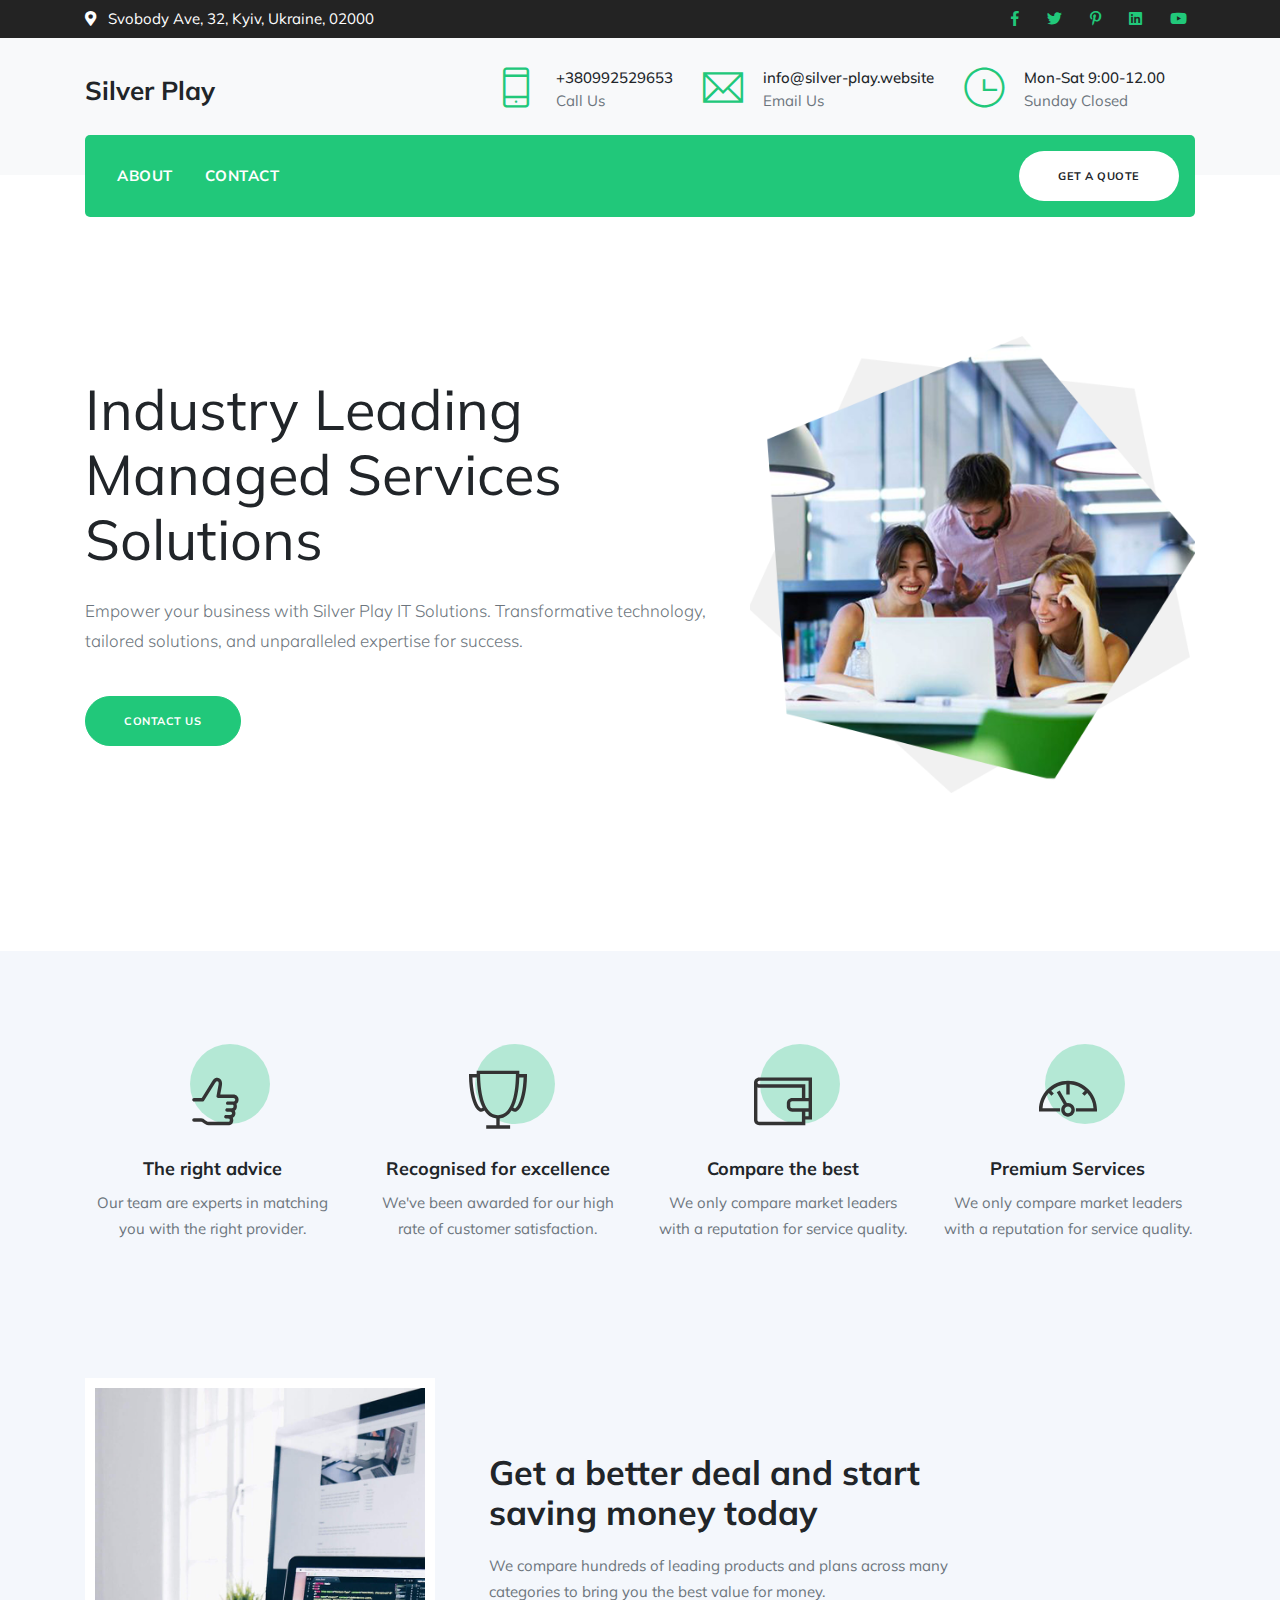
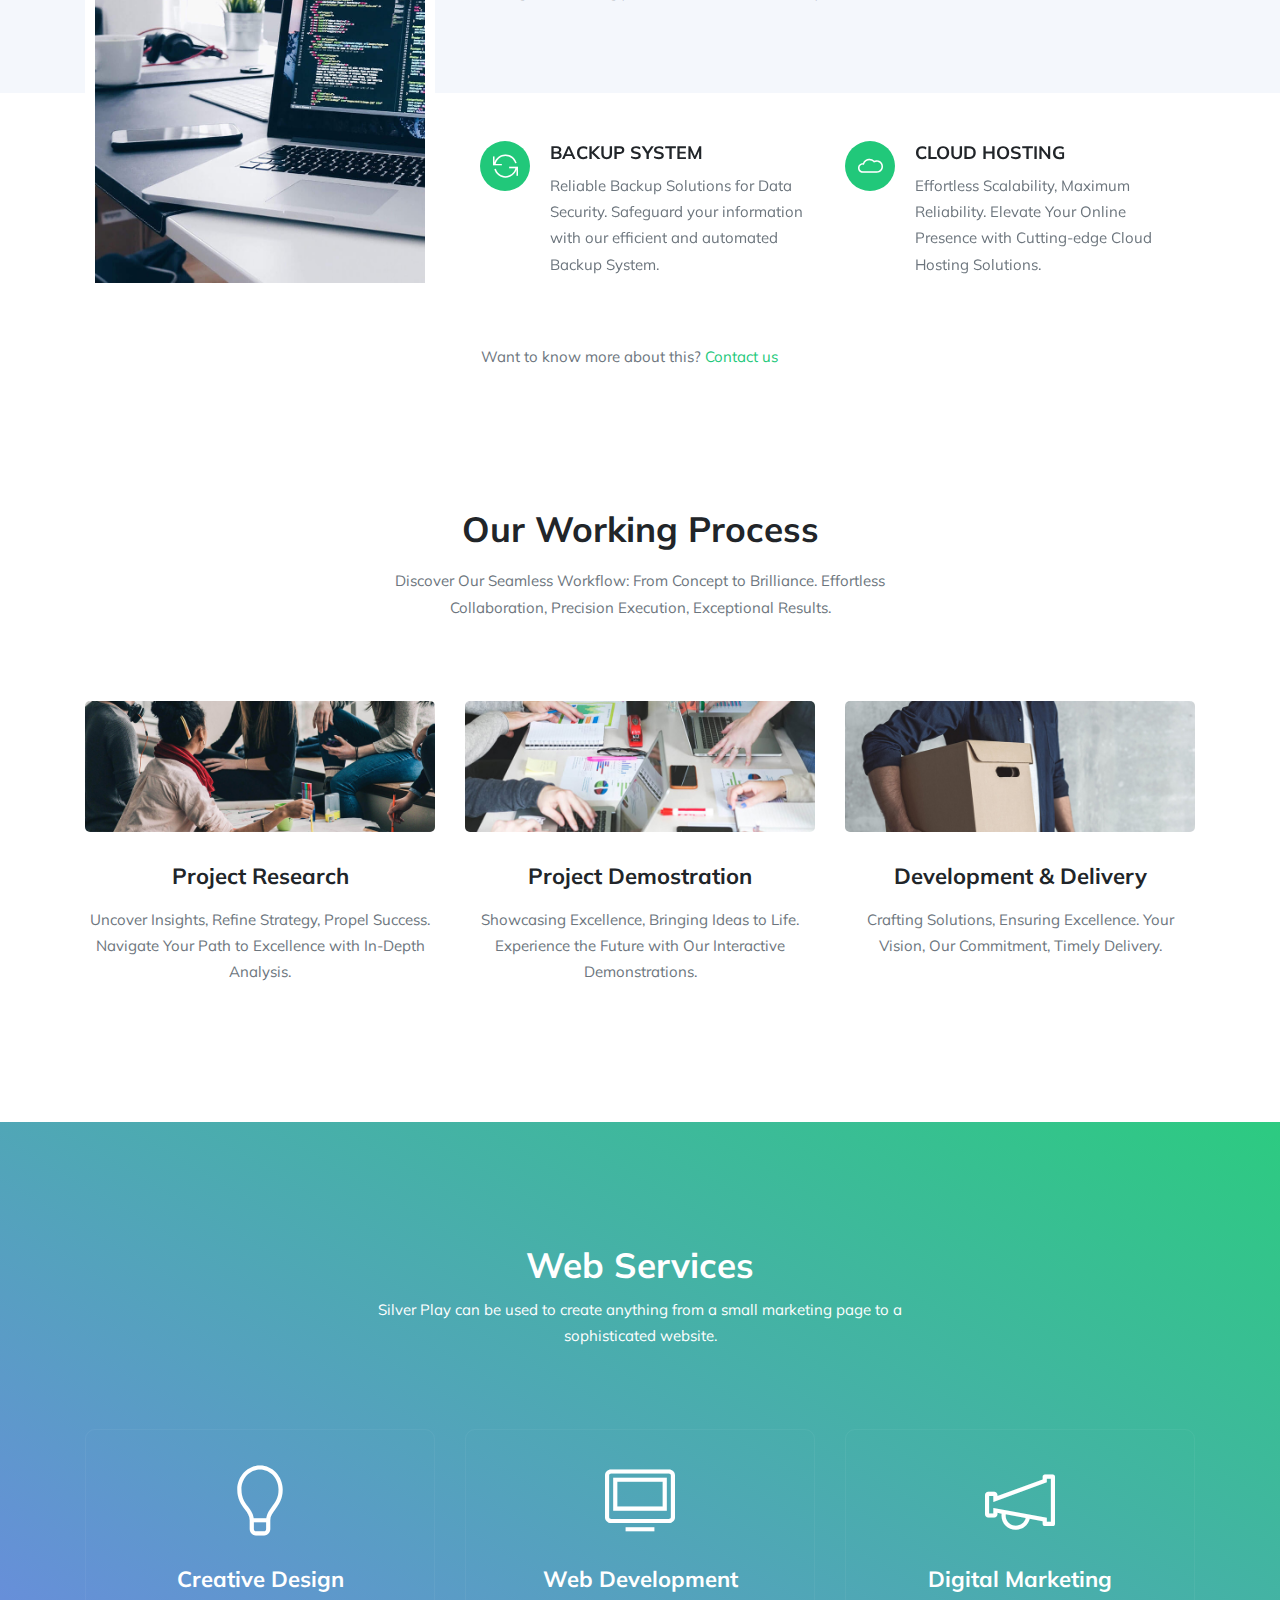
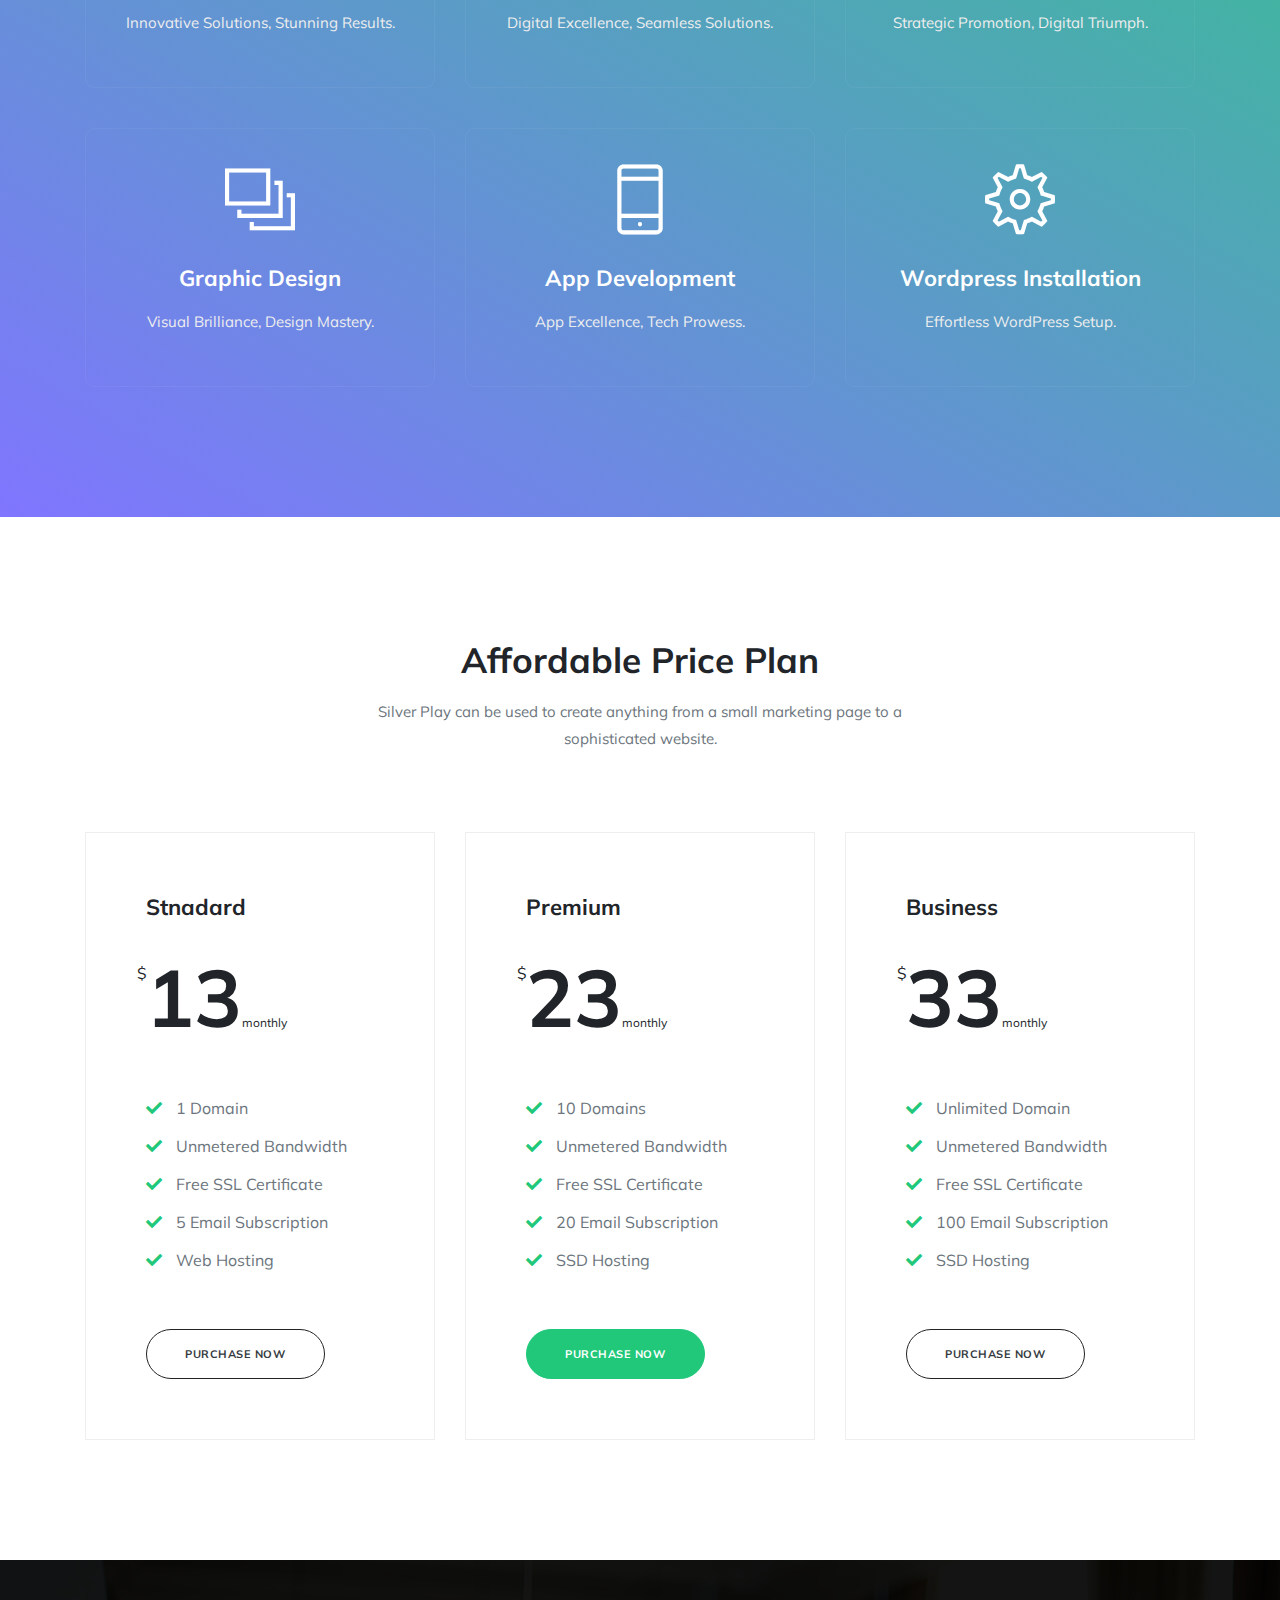
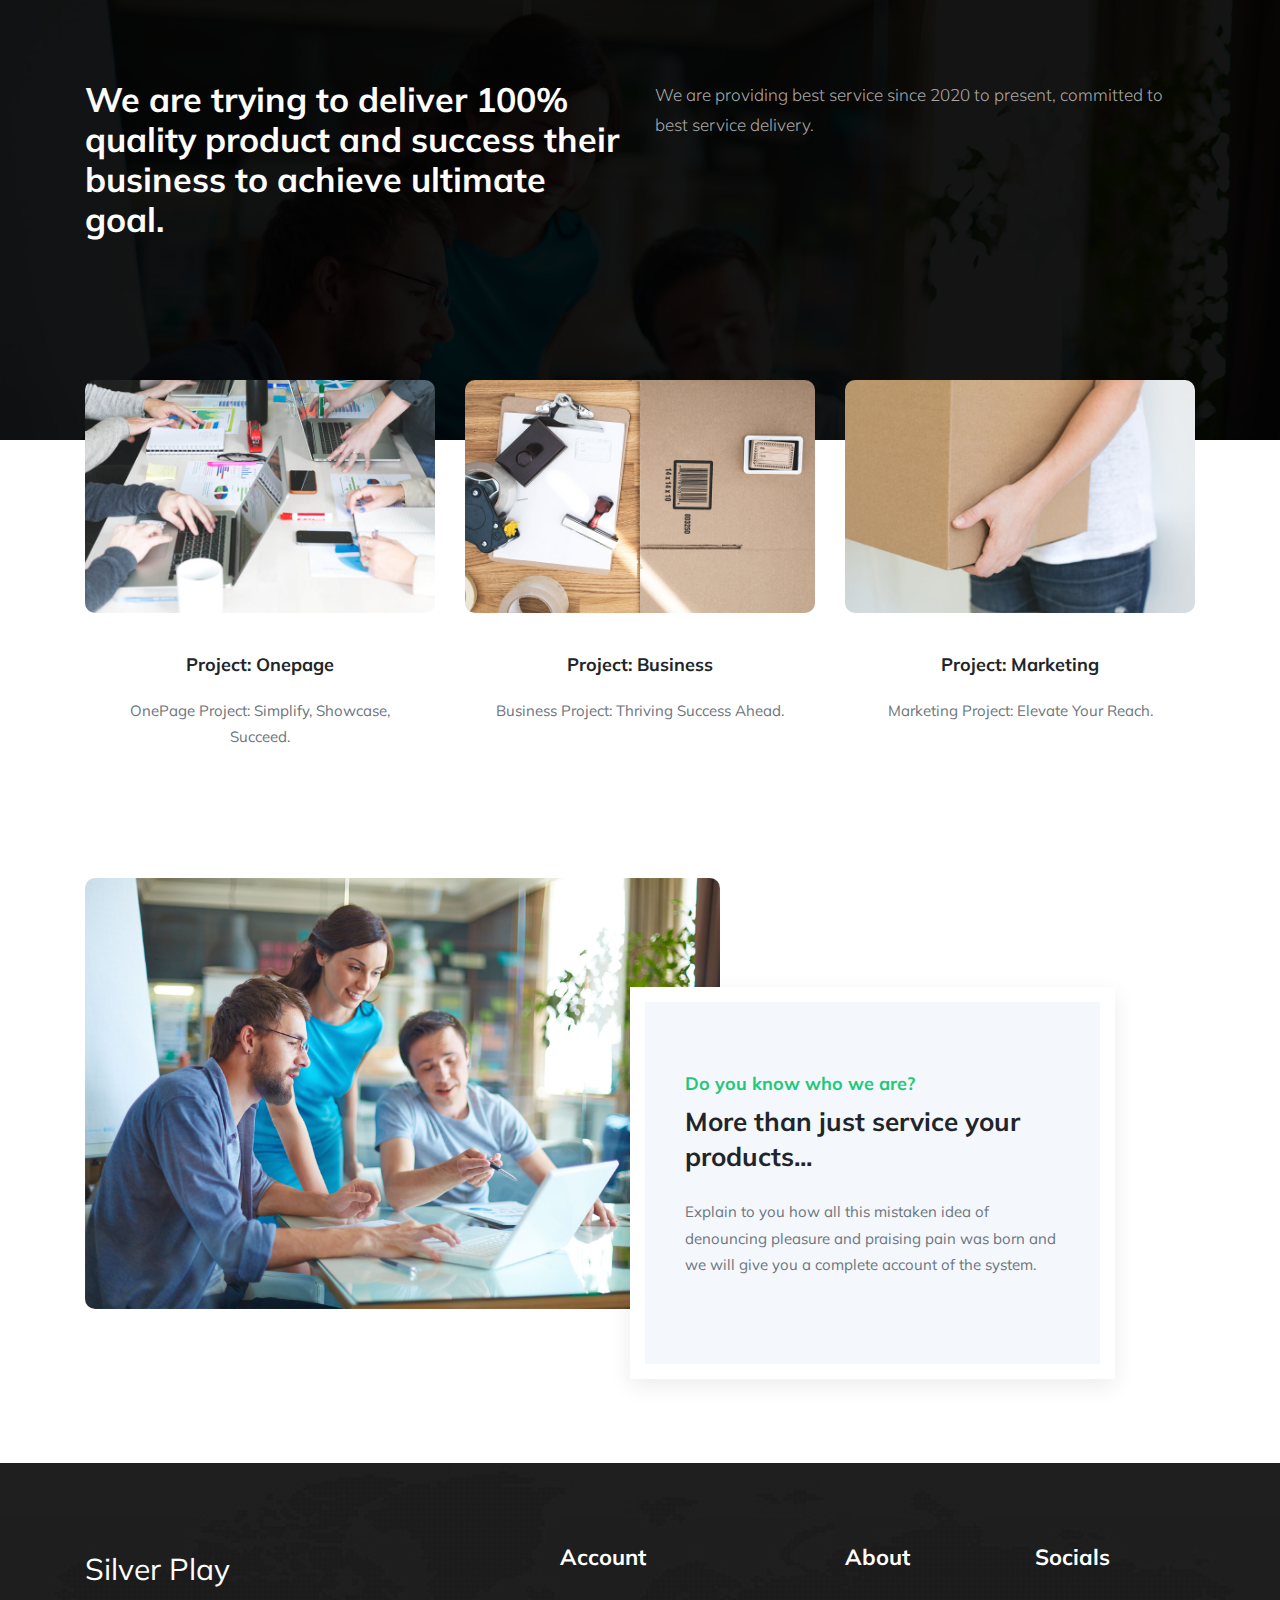
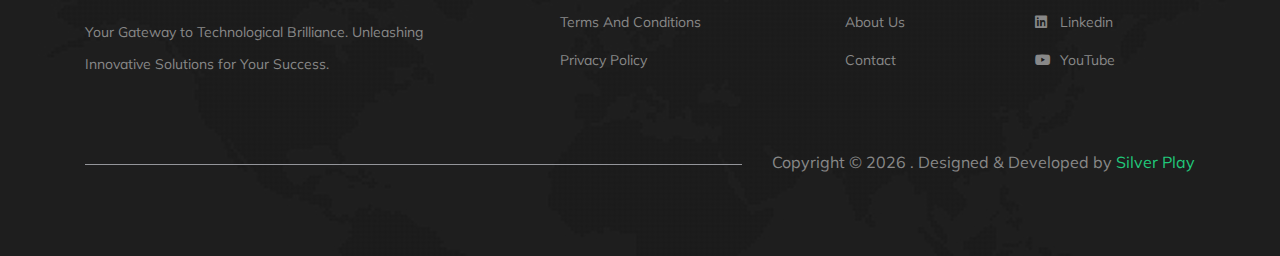
<file: theme/index.html>
<!DOCTYPE html>

<!--
 //
-->

<html lang="en">
  <head>
    <!-- Basic Page Needs
  ================================================== -->
    <meta charset="utf-8" />

    <!-- Mobile Specific Metas
  ================================================== -->
    <meta http-equiv="X-UA-Compatible" content="IE=edge" />
    <meta
      name="viewport"
      content="width=device-width, initial-scale=1.0, maximum-scale=5.0"
    />

    <title>Silver Play - IT solutions</title>
    <meta
      name="description"
      content="Empower your business with Silver Play IT Solutions. Transformative technology, tailored solutions, and unparalleled expertise for success."
    />

    <!-- bootstrap -->
    <link rel="stylesheet" href="plugins/bootstrap/bootstrap.min.css" />
    <!-- Animate -->
    <link rel="stylesheet" href="plugins/animate-css/animate.css" />
    <!-- Icon Font css -->
    <link rel="stylesheet" href="plugins/fontawesome/css/all.css" />
    <link rel="stylesheet" href="plugins/fonts/Pe-icon-7-stroke.css" />
    <!-- Themify icon Css -->
    <link rel="stylesheet" href="plugins/themify/css/themify-icons.css" />
    <!-- Slick Carousel CSS -->
    <link rel="stylesheet" href="plugins/slick-carousel/slick/slick.css" />
    <link
      rel="stylesheet"
      href="plugins/slick-carousel/slick/slick-theme.css"
    />

    <!-- Main Stylesheet -->
    <link rel="stylesheet" href="css/style.css" />

    <!--Favicon-->
    <link rel="icon" href="images/favicon.png" type="image/x-icon" />

    <!-- Google tag (gtag.js) -->
    <script
      async
      src="https://www.googletagmanager.com/gtag/js?id=G-2QT2XM09ES"
    ></script>
    <script>
      window.dataLayer = window.dataLayer || [];
      function gtag() {
        dataLayer.push(arguments);
      }
      gtag("js", new Date());

      gtag("config", "G-2QT2XM09ES");
    </script>

    <script
      async
      src="https://pagead2.googlesyndication.com/pagead/js/adsbygoogle.js?client=ca-pub-3453161114201416"
      crossorigin="anonymous"
    ></script>
  </head>
  <body id="top-header">


<!-- LOADER TEMPLATE -->
<div id="page-loader">
  <div class="loader-icon fa fa-spin colored-border"></div>
</div>
<!-- /LOADER TEMPLATE -->

<div class="top-bar bg-dark py-2 py-md-0" id="top-bar">
  <div class="container">
    <div class="row align-items-center">
      <div class="col-lg-6 col-md-6">
        <div class="top-bar-left text-white text-md-left text-sm-center">
          <i class="fas fa-map-marker-alt"></i>
          <span class="ml-2">Svobody Ave, 32, Kyiv, Ukraine, 02000</span>
        </div>
      </div>

      <div class="col-lg-4 ml-lg-auto col-md-6">
        <ul
          class="list-inline list-unstyled header-socials text-md-right text-sm-center"
        >
          <li class="list-inline-item">
            <a href="#!"> <i class="fab fa-facebook-f"></i></a>
          </li>
          <li class="list-inline-item">
            <a href="#!"> <i class="fab fa-twitter"></i></a>
          </li>
          <li class="list-inline-item">
            <a href="#!"> <i class="fab fa-pinterest-p"></i></a>
          </li>
          <li class="list-inline-item">
            <a href="https://www.linkedin.com/company/silver-play"> <i class="fab fa-linkedin"></i></a>
          </li>
          <li class="list-inline-item">
            <a href="https://www.youtube.com/@Silver-Play-Solutions"
              ><i class="fab fa-youtube"></i
            ></a>
          </li>
        </ul>
      </div>
    </div>
  </div>
</div>

<div class="logo-bar d-none d-md-block d-lg-block bg-light">
  <div class="container">
    <div class="row">
      <div class="col-lg-2">
        <div class="logo d-none d-lg-block">
          <!-- Brand -->
          <a class="navbar-brand js-scroll-trigger" href="/">
            <h2 class="mb-0">Silver Play</h2>
          </a>
        </div>
      </div>

      <div
        class="col-lg-8 justify-content-end ml-lg-auto d-flex col-12 col-md-12 justify-content-md-center"
      >
        <div class="top-info-block d-inline-flex">
          <div class="icon-block">
            <i class="ti-mobile"></i>
          </div>
          <div class="info-block">
            <h5 class="font-weight-500">+380992529653</h5>
            <p>Call Us</p>
          </div>
        </div>

        <div class="top-info-block d-inline-flex">
          <div class="icon-block">
            <i class="ti-email"></i>
          </div>
          <div class="info-block">
            <h5 class="font-weight-500">info@silver-play.website</h5>
            <p>Email Us</p>
          </div>
        </div>
        <div class="top-info-block d-inline-flex">
          <div class="icon-block">
            <i class="ti-time"></i>
          </div>
          <div class="info-block">
            <h5 class="font-weight-500">Mon-Sat 9:00-12.00</h5>
            <p>Sunday Closed</p>
          </div>
        </div>
      </div>
    </div>
  </div>
</div>

<!-- NAVBAR
    ================================================= -->
<div class="main-navigation" id="mainmenu-area">
  <div class="container">
    <nav
      class="navbar navbar-expand-lg navbar-dark bg-primary main-nav navbar-togglable rounded-radius"
    >
      <a class="navbar-brand d-lg-none d-block" href="/">
        <h4 class="h3 mb-0">Silver Play</h4>
      </a>
      <!-- Toggler -->
      <button
        class="navbar-toggler"
        type="button"
        data-toggle="collapse"
        data-target="#navbarCollapse"
        aria-controls="navbarCollapse"
        aria-expanded="false"
        aria-label="Toggle navigation"
      >
        <span class="fa fa-bars"></span>
      </button>

      <!-- Collapse -->
      <div class="collapse navbar-collapse has-dropdown" id="navbarCollapse">
        <!-- Links -->
        <ul class="navbar-nav">
<!-- 
          <li class="nav-item">
            <a
              class="nav-link"
              href="#!"
              id="navbarWelcome"
              role="button"
              aria-haspopup="true"
              aria-expanded="false"
            >
              Home
            </a>

            <ul class="dropdown-menu" aria-labelledby="navbarWelcome">
              <li><a class="dropdown-item" href="/">Home-1</a></li>
              <li><a class="dropdown-item" href="index-2.html">Home-2</a></li>
              <li><a class="dropdown-item" href="index-3.html">Home-3</a></li>
              <li><a class="dropdown-item" href="index-4.html">Home-4</a></li>

              <li class="dropdown dropdown-submenu dropright">
                <a class="dropdown-item dropdown-toggle" href="#!" id="dropdown0301" role="button"
                  data-toggle="dropdown" aria-haspopup="true" aria-expanded="false">Sub Menu</a>

                <ul class="dropdown-menu" aria-labelledby="dropdown0301">
                  <li><a class="dropdown-item" href="/">Submenu 01</a></li>
                  <li><a class="dropdown-item" href="/">Submenu 02</a></li>
                </ul>
              </li>

              <li class="dropdown dropdown-submenu dropleft">
                <a class="dropdown-item dropdown-toggle" href="#!" id="dropdown0301" role="button"
                  data-toggle="dropdown" aria-haspopup="true" aria-expanded="false">Sub Menu</a>

                <ul class="dropdown-menu" aria-labelledby="dropdown0301">
                  <li><a class="dropdown-item" href="/">Submenu 01</a></li>
                  <li><a class="dropdown-item" href="/">Submenu 02</a></li>
                </ul>
              </li>
            </ul>

          </li>
           -->
          <li class="nav-item">
            <a href="about.html" class="nav-link js-scroll-trigger"> About </a>
          </li>
          <!-- 
              <li class="nav-item">
                <a href="service.html" class="nav-link js-scroll-trigger">
                  Services
                </a>
              </li>
              <li class="nav-item">
                <a href="pricing.html" class="nav-link js-scroll-trigger">
                  Pricing
                </a>
              </li>

              <li class="nav-item">
                <a href="project.html" class="nav-link js-scroll-trigger">
                  Projects
                </a>
              </li>
 -->
          <li class="nav-item">
            <a href="contact.html" class="nav-link">Contact</a>
          </li>
        </ul>

        <ul class="ml-lg-auto list-unstyled m-0">
          <li>
            <a href="contact.html" class="btn btn-white btn-circled"
              >Get a quote</a
            >
          </li>
        </ul>
      </div>
      <!-- / .navbar-collapse -->
    </nav>
  </div>
  <!-- / .container -->
</div>



    <!-- HERO
    ================================================== -->
    <section class="banner-area py-7">
        <!-- Content -->
        <div class="container">
            <div class="row  align-items-center">
                <div class="col-md-12 col-lg-7 text-center text-lg-left">
                    <div class="main-banner">
                        <!-- Heading -->
                        <h1 class="display-4 mb-4 font-weight-normal">
                            Industry Leading Managed Services Solutions
                        </h1>

                        <!-- Subheading -->
                        <p class="lead mb-4">
                           Empower your business with Silver Play IT Solutions. Transformative technology, tailored solutions, and unparalleled expertise for success.
                        </p>

                        <!-- Button -->
                        <p class="mb-0">
                            <a href="/contact.html" target="_blank" class="btn btn-primary btn-circled">
                                Contact Us
                            </a>
                        </p>
                    </div>
                </div>

                <div class="col-lg-5 d-none d-lg-block">
                    <div class="banner-img-block">
                        <img src="images/banner-img-5.png" alt="banner-img" class="img-fluid">
                    </div>
                </div>
            </div> <!-- / .row -->
        </div> <!-- / .container -->
    </section>


 <section class="section bg-grey" id="feature">
        <div class="container">
            <div class="row justy-content-center">
                <div class="col-lg-3 col-sm-6 col-md-6">
                    <div class="text-center feature-block">
                        <div class="img-icon-block mb-4">
                            <i class="ti-thumb-up"></i>
                        </div>
                        <h4 class="mb-2">The right advice</h4>
                        <p>Our team are experts in matching you with the right provider.</p>
                    </div>
                </div>

                <div class="col-lg-3 col-sm-6 col-md-6">
                    <div class="text-center feature-block">
                        <div class="img-icon-block mb-4">
                            <i class="ti-cup"></i>
                        </div>
                        <h4 class="mb-2">Recognised for excellence</h4>
                        <p>We've been awarded for our high rate of customer satisfaction.</p>
                    </div>
                </div>

                <div class="col-lg-3 col-sm-6 col-md-6">
                    <div class="text-center feature-block">
                        <div class="img-icon-block mb-4">
                            <i class="ti-wallet"></i>
                        </div>
                        <h4 class="mb-2">Compare the best</h4>
                        <p>We only compare market leaders with a reputation for service quality.</p>
                    </div>
                </div>

                <div class="col-lg-3 col-sm-6 col-md-6">
                    <div class="text-center feature-block">
                        <div class="img-icon-block mb-4">
                            <i class="ti-dashboard"></i>
                        </div>
                        <h4 class="mb-2">Premium Services</h4>
                        <p>We only compare market leaders with a reputation for service quality.</p>
                    </div>
                </div>
            </div>
        </div> <!-- / .container -->
    </section>



    <!-- SERVICE-1
    ================================================== -->
    <section class="bg-grey" id="service">
        <div class="container">
            <div class="row ">
                <div class="col-lg-4">
                    <div class="service-img">
                        <img src="images/blog-lg.jpg" alt="" class="img-fluid">
                    </div>
                </div>

                <div class="col-lg-6 pl-4">
                    <div class="service-content">
                        <h1>Get a better deal and start saving money today</h1>
                        <p>We compare hundreds of leading products and plans across many categories to bring you the best value for money.</p>
                    </div>
                </div>
            </div>
        </div>
    </section>

    <section class="pt-5 service-wrap">
        <div class="container">
            <div class="row ">
                <div class="col-lg-8 offset-lg-4">
                    <div class="carousel slide " id="service-carousel" data-ride="carousel">
                        <div class="carousel-inner">
                            <div class="carousel-item active">
                                <div class="col-lg-12">
                                    <div class="row">
                                        <div class="col-lg-6">
                                            <div class="service-block media">
                                                <div class="service-icon">
                                                    <i class="ti-reload"></i>
                                                </div>
                                                <div class="service-inner-content media-body">
                                                    <h4>Backup System</h4>
                                                    <p>Reliable Backup Solutions for Data Security. Safeguard your information with our efficient and automated Backup System.</p>
                                                </div>
                                            </div>
                                        </div>
                                        <div class="col-lg-6">
                                            <div class="service-block media">
                                                <div class="service-icon">
                                                    <i class="ti-cloud"></i>
                                                </div>
                                                <div class="service-inner-content media-body">
                                                    <h4>Cloud Hosting</h4>
                                                    <p>Effortless Scalability, Maximum Reliability. Elevate Your Online Presence with Cutting-edge Cloud Hosting Solutions.</p>
                                                </div>
                                            </div>
                                        </div>
                                    </div>
                                </div>
                            </div>

                            <div class="carousel-item">
                                <div class="col-lg-12">
                                    <div class="row">
                                        <div class="col-lg-6">
                                            <div class="service-block media">
                                                <div class="service-icon">
                                                    <i class="ti-world"></i>
                                                </div>
                                                <div class="service-inner-content media-body">
                                                    <h4>Web hosting</h4>
                                                    <p>Reliable Web Hosting for Seamless Online Presence. Elevate your website performance with our trusted hosting solutions.</p>
                                                </div>
                                            </div>
                                        </div>
                                        <div class="col-lg-6">
                                            <div class="service-block media">
                                                <div class="service-icon">
                                                    <i class="ti-server"></i>
                                                </div>
                                                <div class="service-inner-content media-body">
                                                    <h4>Office Cloud</h4>
                                                    <p>Streamline Collaboration, Boost Productivity. Your All-in-One Solution for Efficient Workplace Connectivity.</p>
                                                </div>
                                            </div>
                                        </div>
                                    </div>
                                </div>
                            </div>
                        </div>
                    </div>

                    <div class="row">
                        <div class="col-lg-12">
                            <p class="pl-3">Want to know more about this? <a href="/contact.html">Contact us</a></p>
                        </div>
                    </div>
                </div>
            </div>
        </div>
    </section>
<section class="section" id="process">
  <div class="container">
    <div class="row justify-content-center">
      <div class="col-md-8 col-lg-6 text-center">
        <div class="section-heading">
          <!-- Heading -->
          <h2 class="section-title">Our Working process</h2>

          <!-- Subheading -->
          <p>
            Discover Our Seamless Workflow: From Concept to Brilliance.
            Effortless Collaboration, Precision Execution, Exceptional Results.
          </p>
        </div>
      </div>
    </div>
    <!-- / .row -->

    <div class="row justify-content-center">
      <div class="col-lg-4 col-sm-6 col-md-6">
        <div class="process-block">
          <img src="images/process/process-1.jpg" alt="" class="img-fluid" />

          <h3>Project Research</h3>
          <p>
            Uncover Insights, Refine Strategy, Propel Success. Navigate Your
            Path to Excellence with In-Depth Analysis.
          </p>
        </div>
      </div>
      <div class="col-lg-4 col-sm-6 col-md-6">
        <div class="process-block">
          <img src="images/process/process-2.jpg" alt="" class="img-fluid" />

          <h3>Project Demostration</h3>
          <p>
            Showcasing Excellence, Bringing Ideas to Life. Experience the Future
            with Our Interactive Demonstrations.
          </p>
        </div>
      </div>
      <div class="col-lg-4 col-sm-6 col-md-6">
        <div class="process-block">
          <img src="images/process/process-3.jpg" alt="" class="img-fluid" />

          <h3>Development & Delivery</h3>
          <p>
            Crafting Solutions, Ensuring Excellence. Your Vision, Our
            Commitment, Timely Delivery.
          </p>
        </div>
      </div>
    </div>
  </div>
</section>


<section class="section" id="services-2">
  <div class="container">
    <div class="row justify-content-center">
      <div class="col-md-8 col-lg-6 text-center">
        <div class="section-heading">
          <!-- Heading -->
          <h2 class="section-title mb-2 text-white">Web Services</h2>

          <!-- Subheading -->
          <p class="mb-5 text-white">
            Silver Play can be used to create anything from a small marketing
            page to a sophisticated website.
          </p>
        </div>
      </div>
    </div>
    <!-- / .row -->

    <div class="row">
      <div class="col-lg-4 col-sm-6 col-md-6 mb-30">
        <div class="web-service-block">
          <i class="ti-light-bulb"></i>
          <h3>Creative Design</h3>
          <p>Innovative Solutions, Stunning Results.</p>
        </div>
      </div>
      <div class="col-lg-4 col-sm-6 col-md-6 mb-30">
        <div class="web-service-block">
          <i class="ti-desktop"></i>
          <h3>Web Development</h3>
          <p>Digital Excellence, Seamless Solutions.</p>
        </div>
      </div>
      <div class="col-lg-4 col-sm-6 col-md-6 mb-30">
        <div class="web-service-block">
          <i class="ti-announcement"></i>
          <h3>Digital Marketing</h3>
          <p>Strategic Promotion, Digital Triumph.</p>
        </div>
      </div>

      <div class="col-lg-4 col-sm-6 col-md-6">
        <div class="web-service-block">
          <i class="ti-layers-alt"></i>
          <h3>Graphic Design</h3>
          <p>Visual Brilliance, Design Mastery.</p>
        </div>
      </div>
      <div class="col-lg-4 col-sm-6 col-md-6">
        <div class="web-service-block">
          <i class="ti-mobile"></i>
          <h3>App Development</h3>
          <p>App Excellence, Tech Prowess.</p>
        </div>
      </div>
      <div class="col-lg-4 col-sm-6 col-md-6">
        <div class="web-service-block">
          <i class="ti-settings"></i>
          <h3>Wordpress Installation</h3>
          <p>Effortless WordPress Setup.</p>
        </div>
      </div>
    </div>
  </div>
</section>

    <section class="section" id="pricing">
      <!-- Content -->
      <div class="container">
        <div class="row justify-content-center">
          <div class="col-md-8 col-lg-6 text-center">
            <div class="section-heading">
              <!-- Heading -->
              <h2 class="section-title">Affordable Price Plan</h2>

              <!-- Subheading -->
              <p>
                Silver Play can be used to create anything from a small
                marketing page to a sophisticated website.
              </p>
            </div>
          </div>
        </div>
        <!-- / .row -->

        <div class="row justify-content-center">
          <div class="col-lg-4 col-sm-6 col-md-6">
            <div class="pricing-box">
              <h3>Stnadard</h3>
              <div class="price-block">
                <h2><small>$</small>13<span>monthly</span></h2>
              </div>

              <ul class="price-features list-unstyled">
                <li>1 Domain</li>
                <li>Unmetered Bandwidth</li>
                <li>Free SSL Certificate</li>
                <li>5 Email Subscription</li>
                <li>Web Hosting</li>
              </ul>

              <a href="/contact.html" class="btn btn-outline-dark btn-circled"
                >Purchase Now</a
              >
            </div>
          </div>
          <div class="col-lg-4 col-sm-6 col-md-6">
            <div class="pricing-box">
              <h3>Premium</h3>
              <div class="price-block">
                <h2><small>$</small>23<span>monthly</span></h2>
              </div>

              <ul class="price-features list-unstyled">
                <li>10 Domains</li>
                <li>Unmetered Bandwidth</li>
                <li>Free SSL Certificate</li>
                <li>20 Email Subscription</li>
                <li>SSD Hosting</li>
              </ul>

              <a href="/contact.html" class="btn btn-primary btn-circled"
                >Purchase Now</a
              >
            </div>
          </div>
          <div class="col-lg-4 col-sm-8 col-md-6">
            <div class="pricing-box">
              <h3>Business</h3>
              <div class="price-block">
                <h2><small>$</small>33<span>monthly</span></h2>
              </div>

              <ul class="price-features list-unstyled">
                <li>Unlimited Domain</li>
                <li>Unmetered Bandwidth</li>
                <li>Free SSL Certificate</li>
                <li>100 Email Subscription</li>
                <li>SSD Hosting</li>
              </ul>

              <a href="/contact.html" class="btn btn-outline-dark btn-circled"
                >Purchase Now</a
              >
            </div>
          </div>
        </div>
      </div>
    </section>

<section class="section" id="projects-wrap">
  <div class="overlay"></div>
  <div class="container">
    <div class="row">
      <div class="col-lg-6">
        <div class="section-heading">
          <h1 class="text-white">
            We are trying to deliver 100% quality product and success their
            business to achieve ultimate goal.
          </h1>
        </div>
      </div>
      <div class="col-lg-6">
        <p class="lead text-white">
          We are providing best service since 2020 to present, committed to
          best service delivery.
        </p>
      </div>
    </div>
  </div>
</section>

<section id="projects" class="section-bottom">
  <div class="container">
    <div class="row justify-content-center">
      <div class="col-lg-4 col-md-6 col-sm-6 mb-5">
        <div class="single-project">
          <img src="images/projects/p-1.jpg" alt="" class="img-fluid" />
          <div class="project-content">
            <h4>Project: onepage</h4>
            <p>OnePage Project: Simplify, Showcase, Succeed.</p>
          </div>
        </div>
      </div>
      <div class="col-lg-4 col-md-6 col-sm-6 mb-5">
        <div class="single-project">
          <img src="images/projects/p-4.jpg" alt="" class="img-fluid" />
          <div class="project-content">
            <h4>Project: business</h4>
            <p>Business Project: Thriving Success Ahead.</p>
          </div>
        </div>
      </div>
      <div class="col-lg-4 col-md-6 col-sm-8">
        <div class="single-project">
          <img src="images/projects/p-3.jpg" alt="" class="img-fluid" />
          <div class="project-content">
            <h4>Project: Marketing</h4>
            <p>Marketing Project: Elevate Your Reach.</p>
          </div>
        </div>
      </div>
    </div>

    <div class="row py-4">
      <div class="col-lg-7 col-md-12 col-sm-12">
        <div class="single-project">
          <img src="images/bg/banner_bg.jpg" alt="" class="img-fluid" />
        </div>
      </div>
      <div class="col-lg-4 col-md-12 col-sm-12">
        <div class="project-content-block">
          <h4>Do you know who we are?</h4>
          <h2>More than just service your products...</h2>
          <p>
            Explain to you how all this mistaken idea of denouncing pleasure and
            praising pain was born and we will give you a complete account of
            the system.
          </p>
        </div>
      </div>
    </div>
  </div>
</section>





<footer class="section" id="footer">
  <div class="overlay footer-overlay"></div>
  <!--Content -->
  <div class="container">
    <div class="row justify-content-start">
      <div class="col-lg-4 col-sm-12">
        <div class="footer-widget">
          <!-- Brand -->
          <a href="/" class="footer-brand text-white"> Silver Play </a>
          <p>
            Your Gateway to Technological Brilliance. Unleashing Innovative
            Solutions for Your Success.
          </p>
        </div>
      </div>

      <div class="col-lg-3 ml-lg-auto col-sm-12">
        <div class="footer-widget">
          <h3>Account</h3>
          <!-- Links -->
          <ul class="footer-links">
            <li>
              <a href="#!"> Terms and conditions </a>
            </li>
            <li>
              <a href="#!"> Privacy policy </a>
            </li>
            <!-- 
                <li>
                  <a href="#!"> Affiliate services </a>
                </li>
                <li>
                  <a href="#!"> Help and support </a>
                </li>
                <li>
                  <a href="#!"> Frequently Asked Question </a>
                </li>
                 -->
          </ul>
        </div>
      </div>

      <div class="col-lg-2 col-sm-6">
        <div class="footer-widget">
          <h3>About</h3>
          <!-- Links -->
          <ul class="footer-links">
            <li>
              <a href="about.html"> About Us </a>
            </li>
            <!-- 
                <li>
                  <a href="service.html"> Services </a>
                </li>
                <li>
                  <a href="pricing.html"> Pricing </a>
                </li>
                <li>
                  <a href="project.html"> Recent Projects </a>
                </li>
 -->
            <li>
              <a href="contact.html"> Contact </a>
            </li>
          </ul>
        </div>
      </div>

      <div class="col-lg-2 col-sm-6">
        <div class="footer-widget">
          <h3>Socials</h3>
          <!-- Links -->
          <ul class="list-unstyled footer-links">
            <!-- 
            <li>
              <a href="https://www.facebook.com/themefisher"
                ><i class="fab fa-facebook-f"></i>Facebook</a
              >
            </li>
            <li>
              <a href="https://www.twitter.com/themefisher"
                ><i class="fab fa-twitter"></i>Twitter
              </a>
            </li>
            <li>
              <a href="https://www.pinterest.com/themefisher/"
                ><i class="fab fa-pinterest-p"></i>Pinterest
              </a>
            </li>
             -->
            <li>
              <a href="https://www.linkedin.com/company/silver-play"
                ><i class="fab fa-linkedin"></i>linkedin
              </a>
            </li>
            <li>
              <a href="https://www.youtube.com/@Silver-Play-Solutions"
                ><i class="fab fa-youtube"></i>YouTube
              </a>
            </li>
          </ul>
        </div>
      </div>
    </div>
    <!-- / .row -->

    <div class="row text-right pt-5">
      <div class="col-lg-12">
        <div class="overflow-hidden">
          <!-- Copyright -->
          <p class="footer-copy">
            Copyright &copy;
            <script>
              var CurrentYear = new Date().getFullYear();
              document.write(CurrentYear);
            </script>
            . Designed &amp; Developed by
            <a class="current-year" href="/">Silver Play</a>
          </p>
        </div>
      </div>
    </div>
    <!-- / .row -->
  </div>
  <!-- / .container -->
</footer>

<!--  Page Scroll to Top  -->

<a
  id="scroll-to-top"
  class="scroll-to-top js-scroll-trigger"
  href="#top-header"
>
  <i class="fa fa-angle-up"></i>
</a>


  <!-- 
  Essential Scripts
  =====================================-->
  <!-- jQuery -->
  <script src="plugins/jquery/jquery.min.js"></script>
  <!-- Bootstrap -->
  <script src="plugins/bootstrap/bootstrap.min.js"></script>
  <!-- Slick Slider -->
  <script src="plugins/slick-carousel/slick/slick.min.js"></script>
  <!-- Google Map -->
  <!-- <script src="https://maps.googleapis.com/maps/api/js?key=AIzaSyCcABaamniA6OL5YvYSpB3pFMNrXwXnLwU"></script> -->
  <!-- <script src="plugins/google-map/gmap.js"></script> -->

  <script src="js/script.js"></script>

</body>
</html>
</file>
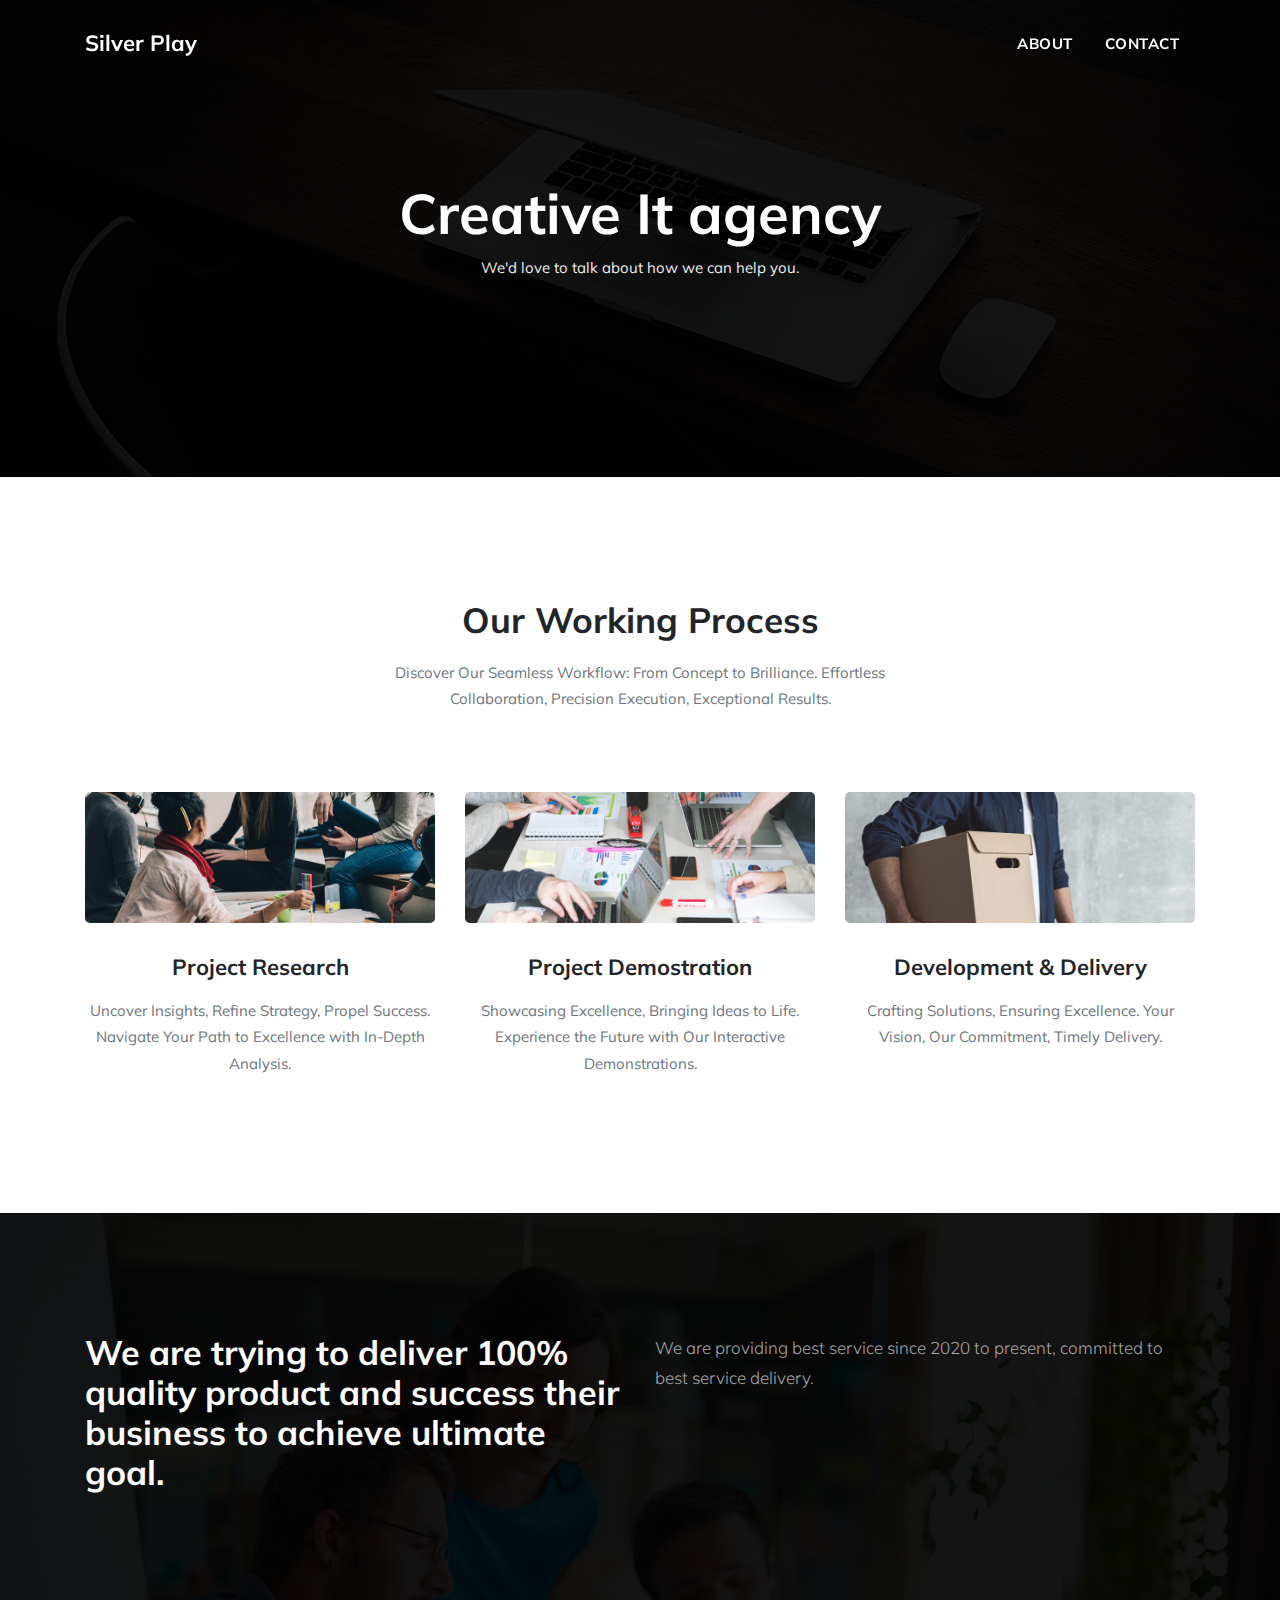
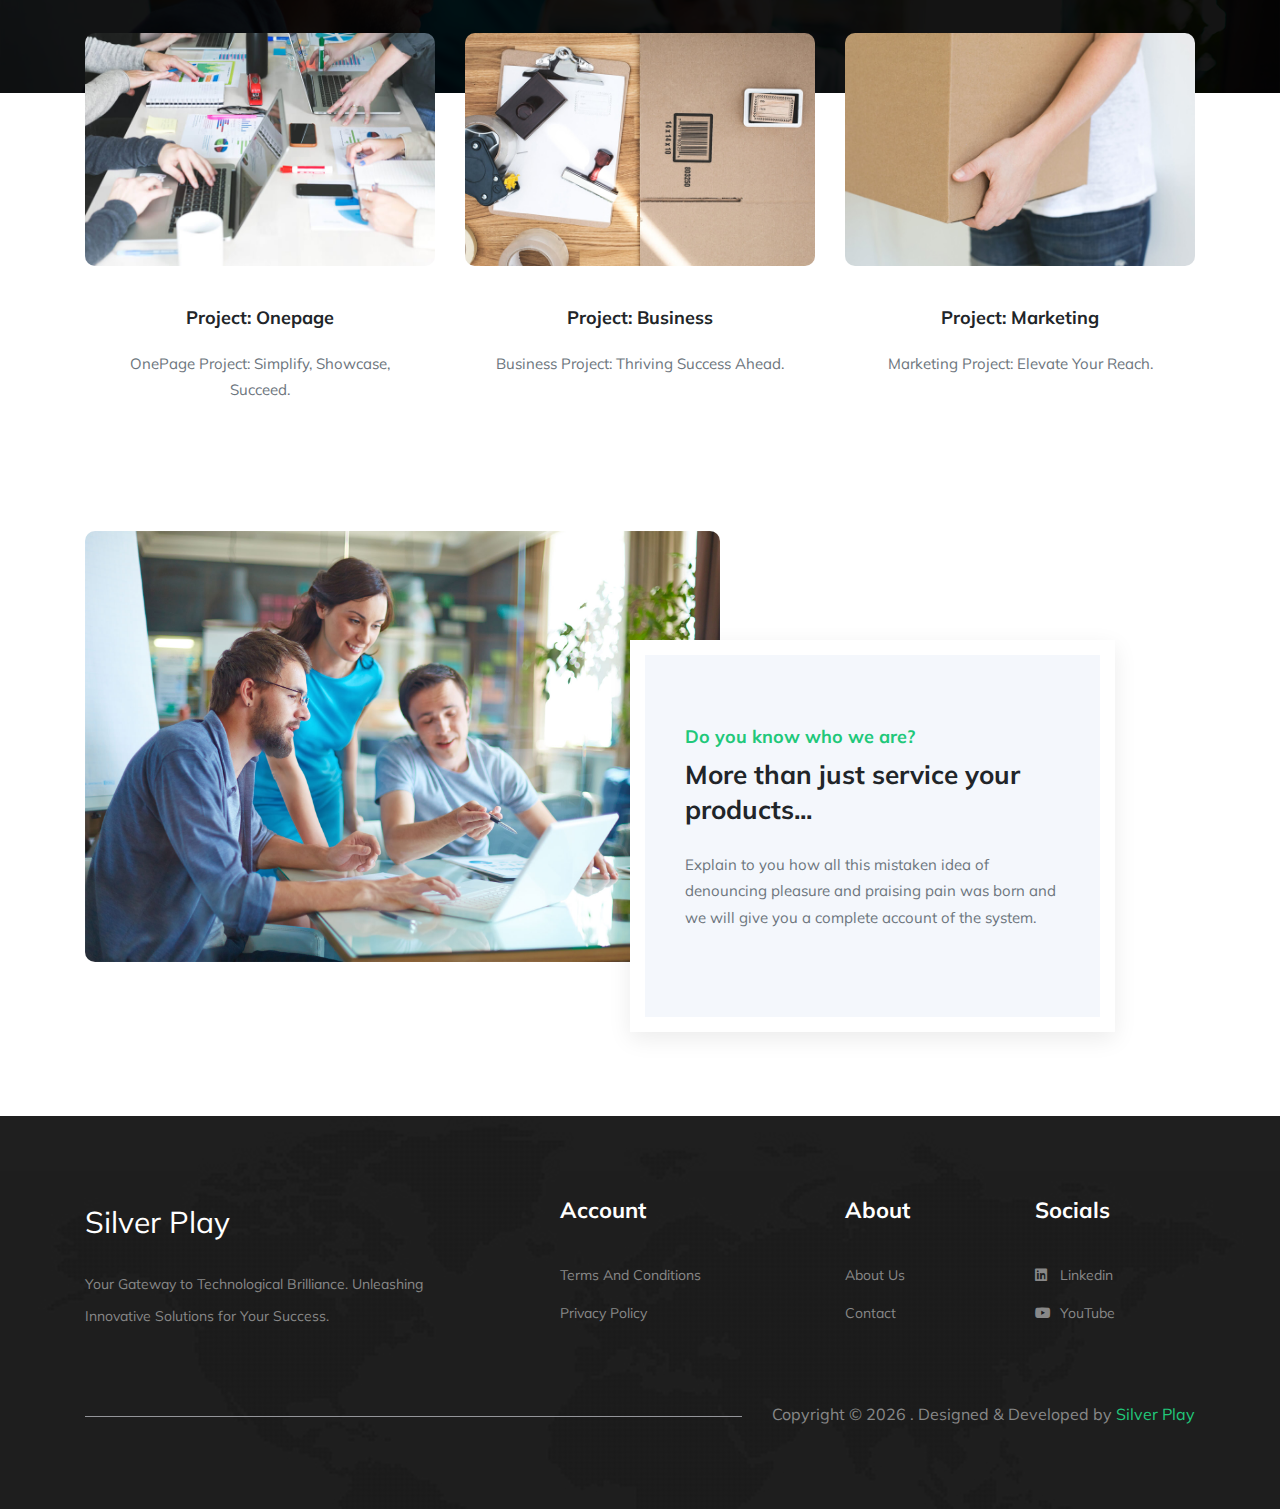
<file: theme/about.html>
<!DOCTYPE html>

<!--
 //
-->

<html lang="en">
  <head>
    <!-- Basic Page Needs
  ================================================== -->
    <meta charset="utf-8" />

    <!-- Mobile Specific Metas
  ================================================== -->
    <meta http-equiv="X-UA-Compatible" content="IE=edge" />
    <meta
      name="viewport"
      content="width=device-width, initial-scale=1.0, maximum-scale=5.0"
    />

    <title>Silver Play - IT solutions</title>
    <meta
      name="description"
      content="Empower your business with Silver Play IT Solutions. Transformative technology, tailored solutions, and unparalleled expertise for success."
    />

    <!-- bootstrap -->
    <link rel="stylesheet" href="plugins/bootstrap/bootstrap.min.css" />
    <!-- Animate -->
    <link rel="stylesheet" href="plugins/animate-css/animate.css" />
    <!-- Icon Font css -->
    <link rel="stylesheet" href="plugins/fontawesome/css/all.css" />
    <link rel="stylesheet" href="plugins/fonts/Pe-icon-7-stroke.css" />
    <!-- Themify icon Css -->
    <link rel="stylesheet" href="plugins/themify/css/themify-icons.css" />
    <!-- Slick Carousel CSS -->
    <link rel="stylesheet" href="plugins/slick-carousel/slick/slick.css" />
    <link
      rel="stylesheet"
      href="plugins/slick-carousel/slick/slick-theme.css"
    />

    <!-- Main Stylesheet -->
    <link rel="stylesheet" href="css/style.css" />

    <!--Favicon-->
    <link rel="icon" href="images/favicon.png" type="image/x-icon" />

    <!-- Google tag (gtag.js) -->
    <script
      async
      src="https://www.googletagmanager.com/gtag/js?id=G-2QT2XM09ES"
    ></script>
    <script>
      window.dataLayer = window.dataLayer || [];
      function gtag() {
        dataLayer.push(arguments);
      }
      gtag("js", new Date());

      gtag("config", "G-2QT2XM09ES");
    </script>

    <script
      async
      src="https://pagead2.googlesyndication.com/pagead/js/adsbygoogle.js?client=ca-pub-3453161114201416"
      crossorigin="anonymous"
    ></script>
  </head>
  <body id="top-header">

<!-- LOADER TEMPLATE -->
<div id="page-loader">
  <div class="loader-icon fa fa-spin colored-border"></div>
</div>
<!-- /LOADER TEMPLATE -->


<!-- NAVBAR
    ================================================= -->
<nav class="navbar navbar-expand-lg navbar-dark trans-navigation fixed-top navbar-togglable">
  <div class="container">
    <a class="navbar-brand" href="/">
      <h3>Silver Play</h3>
    </a>
    <!-- Toggler -->
    <button class="navbar-toggler" type="button" data-toggle="collapse" data-target="#navbarCollapse"
      aria-controls="navbarCollapse" aria-expanded="false" aria-label="Toggle navigation">
      <span class="fa fa-bars"></span>
    </button>

    <!-- Collapse -->
    <div class="collapse navbar-collapse has-dropdown" id="navbarCollapse">
      <!-- Links -->
      <ul class="navbar-nav ml-auto">
<!-- 
        <li class="nav-item dropdown">
          <a class="nav-link dropdown-toggle" href="#!" id="navbarWelcome" role="button" data-toggle="dropdown"
            aria-haspopup="true" aria-expanded="false">
            Home
          </a>
          
          <ul class="dropdown-menu" aria-labelledby="navbarWelcome">
            <li><a class="dropdown-item" href="/">Home-1</a></li>
            <li><a class="dropdown-item" href="index-2.html">Home-2</a></li>
            <li><a class="dropdown-item" href="index-3.html">Home-3</a></li>
            <li><a class="dropdown-item" href="index-4.html">Home-4</a></li>

            <li class="dropdown dropdown-submenu dropright">
              <a class="dropdown-item dropdown-toggle" href="#!" id="dropdown0301" role="button"
                data-toggle="dropdown" aria-haspopup="true" aria-expanded="false">Sub Menu</a>

              <ul class="dropdown-menu" aria-labelledby="dropdown0301">
                <li><a class="dropdown-item" href="/">Submenu 01</a></li>
                <li><a class="dropdown-item" href="/">Submenu 02</a></li>
              </ul>
            </li>

            <li class="dropdown dropdown-submenu dropleft">
              <a class="dropdown-item dropdown-toggle" href="#!" id="dropdown0301" role="button"
                data-toggle="dropdown" aria-haspopup="true" aria-expanded="false">Sub Menu</a>

              <ul class="dropdown-menu" aria-labelledby="dropdown0301">
                <li><a class="dropdown-item" href="/">Submenu 01</a></li>
                <li><a class="dropdown-item" href="/">Submenu 02</a></li>
              </ul>
            </li>
          </ul>
        </li>
         -->
        <li class="nav-item ">
          <a href="about.html" class="nav-link js-scroll-trigger">
            About
          </a>
        </li>
        <!-- 
        <li class="nav-item ">
          <a href="service.html" class="nav-link js-scroll-trigger">
            Services
          </a>
        </li>
        <li class="nav-item ">
          <a href="pricing.html" class="nav-link js-scroll-trigger">
            Pricing
          </a>
        </li>

        <li class="nav-item ">
          <a href="project.html" class="nav-link js-scroll-trigger">
            Projects
          </a>
        </li>
 -->
        <li class="nav-item ">
          <a href="contact.html" class="nav-link">
            Contact
          </a>
        </li>
      </ul>
    </div> <!-- / .navbar-collapse -->
  </div> <!-- / .container -->
</nav>

   <!-- HERO
    ================================================== -->
    <section class="page-banner-area page-about">
        <div class="overlay"></div>
        <!-- Content -->
        <div class="container">
            <div class="row justify-content-center">
                <div class="col-lg-9 col-md-12 col-12 text-center">
                    <div class="page-banner-content">
                        <h1 class="display-4 font-weight-bold">Creative It agency</h1>
                        <p>We'd love to talk about how we can help you.</p>
                    </div>
                </div>
            </div> <!-- / .row -->
        </div> <!-- / .container -->
    </section>



<section class="section" id="process">
  <div class="container">
    <div class="row justify-content-center">
      <div class="col-md-8 col-lg-6 text-center">
        <div class="section-heading">
          <!-- Heading -->
          <h2 class="section-title">Our Working process</h2>

          <!-- Subheading -->
          <p>
            Discover Our Seamless Workflow: From Concept to Brilliance.
            Effortless Collaboration, Precision Execution, Exceptional Results.
          </p>
        </div>
      </div>
    </div>
    <!-- / .row -->

    <div class="row justify-content-center">
      <div class="col-lg-4 col-sm-6 col-md-6">
        <div class="process-block">
          <img src="images/process/process-1.jpg" alt="" class="img-fluid" />

          <h3>Project Research</h3>
          <p>
            Uncover Insights, Refine Strategy, Propel Success. Navigate Your
            Path to Excellence with In-Depth Analysis.
          </p>
        </div>
      </div>
      <div class="col-lg-4 col-sm-6 col-md-6">
        <div class="process-block">
          <img src="images/process/process-2.jpg" alt="" class="img-fluid" />

          <h3>Project Demostration</h3>
          <p>
            Showcasing Excellence, Bringing Ideas to Life. Experience the Future
            with Our Interactive Demonstrations.
          </p>
        </div>
      </div>
      <div class="col-lg-4 col-sm-6 col-md-6">
        <div class="process-block">
          <img src="images/process/process-3.jpg" alt="" class="img-fluid" />

          <h3>Development & Delivery</h3>
          <p>
            Crafting Solutions, Ensuring Excellence. Your Vision, Our
            Commitment, Timely Delivery.
          </p>
        </div>
      </div>
    </div>
  </div>
</section>


<section class="section" id="projects-wrap">
  <div class="overlay"></div>
  <div class="container">
    <div class="row">
      <div class="col-lg-6">
        <div class="section-heading">
          <h1 class="text-white">
            We are trying to deliver 100% quality product and success their
            business to achieve ultimate goal.
          </h1>
        </div>
      </div>
      <div class="col-lg-6">
        <p class="lead text-white">
          We are providing best service since 2020 to present, committed to
          best service delivery.
        </p>
      </div>
    </div>
  </div>
</section>

<section id="projects" class="section-bottom">
  <div class="container">
    <div class="row justify-content-center">
      <div class="col-lg-4 col-md-6 col-sm-6 mb-5">
        <div class="single-project">
          <img src="images/projects/p-1.jpg" alt="" class="img-fluid" />
          <div class="project-content">
            <h4>Project: onepage</h4>
            <p>OnePage Project: Simplify, Showcase, Succeed.</p>
          </div>
        </div>
      </div>
      <div class="col-lg-4 col-md-6 col-sm-6 mb-5">
        <div class="single-project">
          <img src="images/projects/p-4.jpg" alt="" class="img-fluid" />
          <div class="project-content">
            <h4>Project: business</h4>
            <p>Business Project: Thriving Success Ahead.</p>
          </div>
        </div>
      </div>
      <div class="col-lg-4 col-md-6 col-sm-8">
        <div class="single-project">
          <img src="images/projects/p-3.jpg" alt="" class="img-fluid" />
          <div class="project-content">
            <h4>Project: Marketing</h4>
            <p>Marketing Project: Elevate Your Reach.</p>
          </div>
        </div>
      </div>
    </div>

    <div class="row py-4">
      <div class="col-lg-7 col-md-12 col-sm-12">
        <div class="single-project">
          <img src="images/bg/banner_bg.jpg" alt="" class="img-fluid" />
        </div>
      </div>
      <div class="col-lg-4 col-md-12 col-sm-12">
        <div class="project-content-block">
          <h4>Do you know who we are?</h4>
          <h2>More than just service your products...</h2>
          <p>
            Explain to you how all this mistaken idea of denouncing pleasure and
            praising pain was born and we will give you a complete account of
            the system.
          </p>
        </div>
      </div>
    </div>
  </div>
</section>






<footer class="section" id="footer">
  <div class="overlay footer-overlay"></div>
  <!--Content -->
  <div class="container">
    <div class="row justify-content-start">
      <div class="col-lg-4 col-sm-12">
        <div class="footer-widget">
          <!-- Brand -->
          <a href="/" class="footer-brand text-white"> Silver Play </a>
          <p>
            Your Gateway to Technological Brilliance. Unleashing Innovative
            Solutions for Your Success.
          </p>
        </div>
      </div>

      <div class="col-lg-3 ml-lg-auto col-sm-12">
        <div class="footer-widget">
          <h3>Account</h3>
          <!-- Links -->
          <ul class="footer-links">
            <li>
              <a href="#!"> Terms and conditions </a>
            </li>
            <li>
              <a href="#!"> Privacy policy </a>
            </li>
            <!-- 
                <li>
                  <a href="#!"> Affiliate services </a>
                </li>
                <li>
                  <a href="#!"> Help and support </a>
                </li>
                <li>
                  <a href="#!"> Frequently Asked Question </a>
                </li>
                 -->
          </ul>
        </div>
      </div>

      <div class="col-lg-2 col-sm-6">
        <div class="footer-widget">
          <h3>About</h3>
          <!-- Links -->
          <ul class="footer-links">
            <li>
              <a href="about.html"> About Us </a>
            </li>
            <!-- 
                <li>
                  <a href="service.html"> Services </a>
                </li>
                <li>
                  <a href="pricing.html"> Pricing </a>
                </li>
                <li>
                  <a href="project.html"> Recent Projects </a>
                </li>
 -->
            <li>
              <a href="contact.html"> Contact </a>
            </li>
          </ul>
        </div>
      </div>

      <div class="col-lg-2 col-sm-6">
        <div class="footer-widget">
          <h3>Socials</h3>
          <!-- Links -->
          <ul class="list-unstyled footer-links">
            <!-- 
            <li>
              <a href="https://www.facebook.com/themefisher"
                ><i class="fab fa-facebook-f"></i>Facebook</a
              >
            </li>
            <li>
              <a href="https://www.twitter.com/themefisher"
                ><i class="fab fa-twitter"></i>Twitter
              </a>
            </li>
            <li>
              <a href="https://www.pinterest.com/themefisher/"
                ><i class="fab fa-pinterest-p"></i>Pinterest
              </a>
            </li>
             -->
            <li>
              <a href="https://www.linkedin.com/company/silver-play"
                ><i class="fab fa-linkedin"></i>linkedin
              </a>
            </li>
            <li>
              <a href="https://www.youtube.com/@Silver-Play-Solutions"
                ><i class="fab fa-youtube"></i>YouTube
              </a>
            </li>
          </ul>
        </div>
      </div>
    </div>
    <!-- / .row -->

    <div class="row text-right pt-5">
      <div class="col-lg-12">
        <div class="overflow-hidden">
          <!-- Copyright -->
          <p class="footer-copy">
            Copyright &copy;
            <script>
              var CurrentYear = new Date().getFullYear();
              document.write(CurrentYear);
            </script>
            . Designed &amp; Developed by
            <a class="current-year" href="/">Silver Play</a>
          </p>
        </div>
      </div>
    </div>
    <!-- / .row -->
  </div>
  <!-- / .container -->
</footer>

<!--  Page Scroll to Top  -->

<a
  id="scroll-to-top"
  class="scroll-to-top js-scroll-trigger"
  href="#top-header"
>
  <i class="fa fa-angle-up"></i>
</a>


  <!-- 
  Essential Scripts
  =====================================-->
  <!-- jQuery -->
  <script src="plugins/jquery/jquery.min.js"></script>
  <!-- Bootstrap -->
  <script src="plugins/bootstrap/bootstrap.min.js"></script>
  <!-- Slick Slider -->
  <script src="plugins/slick-carousel/slick/slick.min.js"></script>
  <!-- Google Map -->
  <!-- <script src="https://maps.googleapis.com/maps/api/js?key=AIzaSyCcABaamniA6OL5YvYSpB3pFMNrXwXnLwU"></script> -->
  <!-- <script src="plugins/google-map/gmap.js"></script> -->

  <script src="js/script.js"></script>

</body>
</html>
</file>
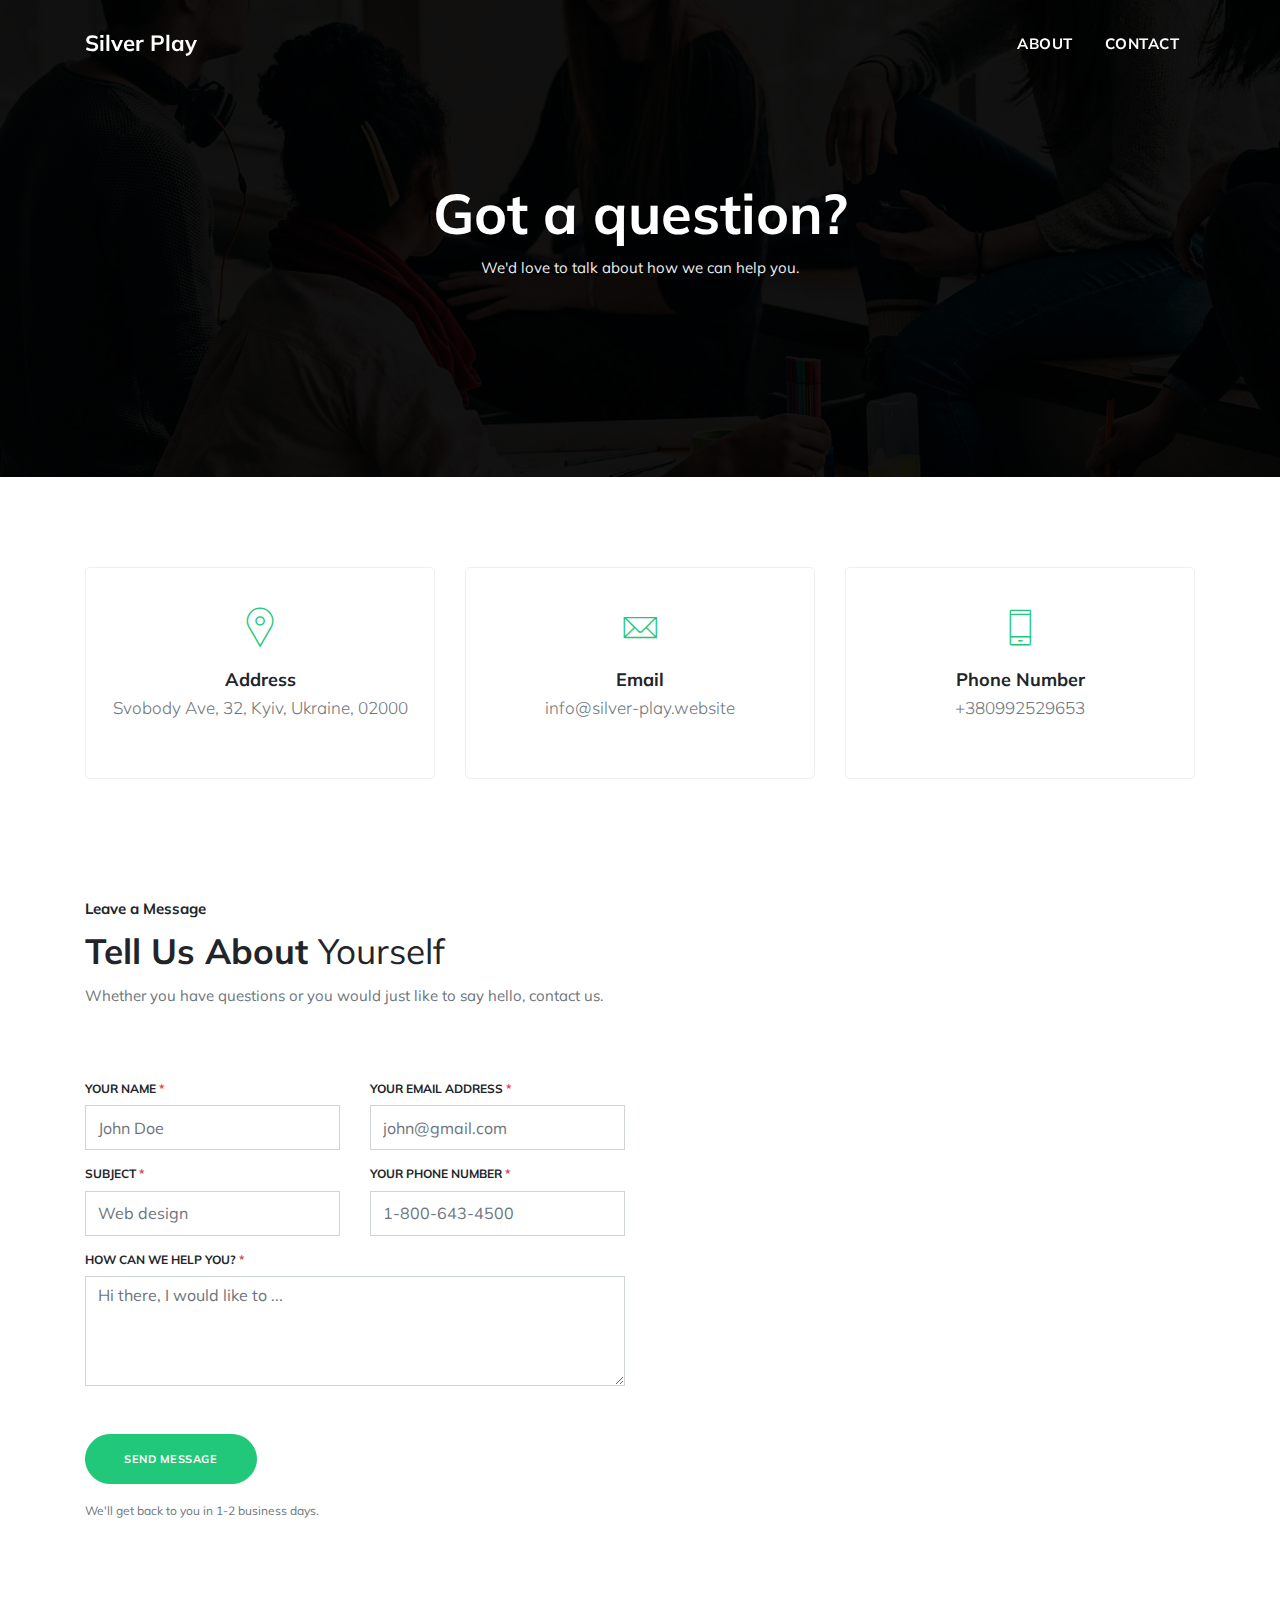
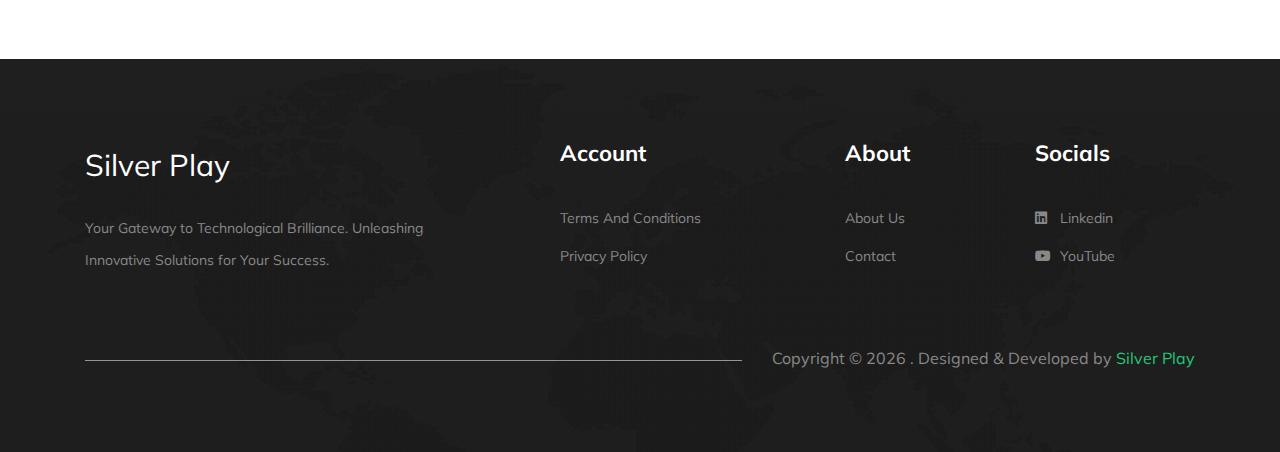
<file: theme/contact.html>
<!DOCTYPE html>

<!--
 //
-->

<html lang="en">
  <head>
    <!-- Basic Page Needs
  ================================================== -->
    <meta charset="utf-8" />

    <!-- Mobile Specific Metas
  ================================================== -->
    <meta http-equiv="X-UA-Compatible" content="IE=edge" />
    <meta
      name="viewport"
      content="width=device-width, initial-scale=1.0, maximum-scale=5.0"
    />

    <title>Silver Play - IT solutions</title>
    <meta
      name="description"
      content="Empower your business with Silver Play IT Solutions. Transformative technology, tailored solutions, and unparalleled expertise for success."
    />

    <!-- bootstrap -->
    <link rel="stylesheet" href="plugins/bootstrap/bootstrap.min.css" />
    <!-- Animate -->
    <link rel="stylesheet" href="plugins/animate-css/animate.css" />
    <!-- Icon Font css -->
    <link rel="stylesheet" href="plugins/fontawesome/css/all.css" />
    <link rel="stylesheet" href="plugins/fonts/Pe-icon-7-stroke.css" />
    <!-- Themify icon Css -->
    <link rel="stylesheet" href="plugins/themify/css/themify-icons.css" />
    <!-- Slick Carousel CSS -->
    <link rel="stylesheet" href="plugins/slick-carousel/slick/slick.css" />
    <link
      rel="stylesheet"
      href="plugins/slick-carousel/slick/slick-theme.css"
    />

    <!-- Main Stylesheet -->
    <link rel="stylesheet" href="css/style.css" />

    <!--Favicon-->
    <link rel="icon" href="images/favicon.png" type="image/x-icon" />

    <!-- Google tag (gtag.js) -->
    <script
      async
      src="https://www.googletagmanager.com/gtag/js?id=G-2QT2XM09ES"
    ></script>
    <script>
      window.dataLayer = window.dataLayer || [];
      function gtag() {
        dataLayer.push(arguments);
      }
      gtag("js", new Date());

      gtag("config", "G-2QT2XM09ES");
    </script>

    <script
      async
      src="https://pagead2.googlesyndication.com/pagead/js/adsbygoogle.js?client=ca-pub-3453161114201416"
      crossorigin="anonymous"
    ></script>
  </head>
  <body id="top-header">

<!-- LOADER TEMPLATE -->
<div id="page-loader">
  <div class="loader-icon fa fa-spin colored-border"></div>
</div>
<!-- /LOADER TEMPLATE -->


<!-- NAVBAR
    ================================================= -->
<nav class="navbar navbar-expand-lg navbar-dark trans-navigation fixed-top navbar-togglable">
  <div class="container">
    <a class="navbar-brand" href="/">
      <h3>Silver Play</h3>
    </a>
    <!-- Toggler -->
    <button class="navbar-toggler" type="button" data-toggle="collapse" data-target="#navbarCollapse"
      aria-controls="navbarCollapse" aria-expanded="false" aria-label="Toggle navigation">
      <span class="fa fa-bars"></span>
    </button>

    <!-- Collapse -->
    <div class="collapse navbar-collapse has-dropdown" id="navbarCollapse">
      <!-- Links -->
      <ul class="navbar-nav ml-auto">
<!-- 
        <li class="nav-item dropdown">
          <a class="nav-link dropdown-toggle" href="#!" id="navbarWelcome" role="button" data-toggle="dropdown"
            aria-haspopup="true" aria-expanded="false">
            Home
          </a>
          
          <ul class="dropdown-menu" aria-labelledby="navbarWelcome">
            <li><a class="dropdown-item" href="/">Home-1</a></li>
            <li><a class="dropdown-item" href="index-2.html">Home-2</a></li>
            <li><a class="dropdown-item" href="index-3.html">Home-3</a></li>
            <li><a class="dropdown-item" href="index-4.html">Home-4</a></li>

            <li class="dropdown dropdown-submenu dropright">
              <a class="dropdown-item dropdown-toggle" href="#!" id="dropdown0301" role="button"
                data-toggle="dropdown" aria-haspopup="true" aria-expanded="false">Sub Menu</a>

              <ul class="dropdown-menu" aria-labelledby="dropdown0301">
                <li><a class="dropdown-item" href="/">Submenu 01</a></li>
                <li><a class="dropdown-item" href="/">Submenu 02</a></li>
              </ul>
            </li>

            <li class="dropdown dropdown-submenu dropleft">
              <a class="dropdown-item dropdown-toggle" href="#!" id="dropdown0301" role="button"
                data-toggle="dropdown" aria-haspopup="true" aria-expanded="false">Sub Menu</a>

              <ul class="dropdown-menu" aria-labelledby="dropdown0301">
                <li><a class="dropdown-item" href="/">Submenu 01</a></li>
                <li><a class="dropdown-item" href="/">Submenu 02</a></li>
              </ul>
            </li>
          </ul>
        </li>
         -->
        <li class="nav-item ">
          <a href="about.html" class="nav-link js-scroll-trigger">
            About
          </a>
        </li>
        <!-- 
        <li class="nav-item ">
          <a href="service.html" class="nav-link js-scroll-trigger">
            Services
          </a>
        </li>
        <li class="nav-item ">
          <a href="pricing.html" class="nav-link js-scroll-trigger">
            Pricing
          </a>
        </li>

        <li class="nav-item ">
          <a href="project.html" class="nav-link js-scroll-trigger">
            Projects
          </a>
        </li>
 -->
        <li class="nav-item ">
          <a href="contact.html" class="nav-link">
            Contact
          </a>
        </li>
      </ul>
    </div> <!-- / .navbar-collapse -->
  </div> <!-- / .container -->
</nav>

<!-- HERO
================================================== -->
<section class="page-banner-area page-contact">
    <div class="overlay"></div>
    <!-- Content -->
    <div class="container">
        <div class="row justify-content-center">
            <div class="col-lg-9 col-md-12 col-12 text-center">
                <div class="page-banner-content">
                    <h1 class="display-4 font-weight-bold">Got a question?</h1>
                    <p>We'd love to talk about how we can help you.</p>
                </div>
            </div>
        </div> <!-- / .row -->
    </div> <!-- / .container -->
</section>


  <!-- SECTIONS
    ================================================== -->
    <section id="contact-info">
        <div class="container">
            <div class="row justify-content-center">
                <div class="col-lg-4 col-sm-6 col-md-6">
                    <div class="contact-info-block text-center">
                        <i class="pe-7s-map-marker"></i>
                        <h4>Address</h4>
                        <p class="lead">Svobody Ave, 32, Kyiv, Ukraine, 02000</p>
                    </div>
                </div>
                <div class="col-lg-4 col-sm-6 col-md-6">
                    <div class="contact-info-block text-center">
                        <i class="pe-7s-mail"></i>
                        <h4>Email</h4>
                        <p class="lead">info@silver-play.website</p>
                    </div>
                </div>
                <div class="col-lg-4 col-sm-6 col-md-6">
                    <div class="contact-info-block text-center">
                        <i class="pe-7s-phone"></i>
                        <h4>Phone Number</h4>
                        <p class="lead">+380992529653</p>
                    </div>
                </div>
            </div>
        </div>
    </section>

    <section class="section" id="contact">
        <div class="container">
            <div class="row mb-4">
                <div class="col-md-8 col-lg-6">
                    <h5>Leave a Message</h5>
                    <!-- Heading -->
                    <h2 class="section-title mb-2 ">
                        Tell us about <span class="font-weight-normal">yourself</span>
                    </h2>

                    <!-- Subheading -->
                    <p class="mb-5 ">
                        Whether you have questions or you would just like to say hello, contact us.
                    </p>

                </div>
            </div> <!-- / .row -->

            <div class="row">
                <div class="col-lg-6">
                   <!-- form message -->
                    <div class="row">
                        <div class="col-12">
                            <div class="alert alert-success contact__msg" style="display: none" role="alert">
                                Your message was sent successfully.
                            </div>
                        </div>
                    </div>
                    <!-- end message -->
                    <!-- Contacts Form -->
                    <form class="contact_form" action="mail.php">
                        <div class="row">
                            <!-- Input -->
                            <div class="col-sm-6 mb-6">
                                <div class="form-group">
                                    <label class="h6 small d-block text-uppercase">
                                        Your name
                                        <span class="text-danger">*</span>
                                    </label>

                                    <div class="input-group">
                                        <input class="form-control" name="name" id="name" required="" placeholder="John Doe" type="text">
                                    </div>
                                </div>
                            </div>
                            <!-- End Input -->

                            <!-- Input -->
                            <div class="col-sm-6 mb-6">
                                <div class="form-group">
                                    <label class="h6 small d-block text-uppercase">
                                        Your email address
                                        <span class="text-danger">*</span>
                                    </label>

                                    <div class="input-group ">
                                        <input class="form-control" name="email" id="email" required="" placeholder="john@gmail.com" type="email">
                                    </div>
                                </div>
                            </div>
                            <!-- End Input -->

                            <div class="w-100"></div>

                            <!-- Input -->
                            <div class="col-sm-6 mb-6">
                                <div class="form-group">
                                    <label class="h6 small d-block text-uppercase">
                                        Subject
                                        <span class="text-danger">*</span>
                                    </label>

                                    <div class="input-group">
                                        <input class="form-control" name="subject" id="subject" required="" placeholder="Web design" type="text">
                                    </div>
                                </div>
                            </div>
                            <!-- End Input -->

                            <!-- Input -->
                            <div class="col-sm-6 mb-6">
                                <div class="form-group">
                                    <label class="h6 small d-block text-uppercase">
                                        Your Phone Number
                                        <span class="text-danger">*</span>
                                    </label>

                                    <div class="input-group ">
                                        <input class="form-control" id="phone" name="phone" required="" placeholder="1-800-643-4500" type="text">
                                    </div>
                                </div>
                            </div>
                            <!-- End Input -->
                        </div>

                        <!-- Input -->
                        <div class="form-group mb-5">
                            <label class="h6 small d-block text-uppercase">
                                How can we help you?
                                <span class="text-danger">*</span>
                            </label>

                            <div class="input-group">
                                <textarea class="form-control" rows="4" name="message" id="message" required="" placeholder="Hi there, I would like to ..."></textarea>
                            </div>
                        </div>
                        <!-- End Input -->

                        <div class="">
                           <input name="submit" type="submit" class="btn btn-primary btn-circled" value="Send Message">
                           
                            <p class="small pt-3">We'll get back to you in 1-2 business days.</p>
                        </div>
                    </form>
                    <!-- End Contacts Form -->
                </div>

                <div class="col-lg-6 col-md-6">
                    <!-- START MAP -->
                <iframe src="https://www.google.com/maps/embed?pb=!1m14!1m8!1m3!1d2537.031064843046!2d30.42565!3d50.5149888!3m2!1i1024!2i768!4f13.1!3m3!1m2!1s0x40d4cd61e7037663%3A0xd4dedc0d901aece6!2z0L_RgNC-0YHQvy4g0KHQstC-0LHQvtC00YssIDMyLCDQmtC40LXQsiwgMDIwMDA!5e0!3m2!1sru!2sua!4v1700215601505!5m2!1sru!2sua" allowfullscreen loading="lazy" style="border:0;width: 100%;height: 450px;" referrerpolicy="no-referrer-when-downgrade"></iframe>
                    <!-- <div id="map" ></div> -->
                    <!-- END MAP -->
                </div>
            </div>
        </div>
    </section>
<footer class="section" id="footer">
  <div class="overlay footer-overlay"></div>
  <!--Content -->
  <div class="container">
    <div class="row justify-content-start">
      <div class="col-lg-4 col-sm-12">
        <div class="footer-widget">
          <!-- Brand -->
          <a href="/" class="footer-brand text-white"> Silver Play </a>
          <p>
            Your Gateway to Technological Brilliance. Unleashing Innovative
            Solutions for Your Success.
          </p>
        </div>
      </div>

      <div class="col-lg-3 ml-lg-auto col-sm-12">
        <div class="footer-widget">
          <h3>Account</h3>
          <!-- Links -->
          <ul class="footer-links">
            <li>
              <a href="#!"> Terms and conditions </a>
            </li>
            <li>
              <a href="#!"> Privacy policy </a>
            </li>
            <!-- 
                <li>
                  <a href="#!"> Affiliate services </a>
                </li>
                <li>
                  <a href="#!"> Help and support </a>
                </li>
                <li>
                  <a href="#!"> Frequently Asked Question </a>
                </li>
                 -->
          </ul>
        </div>
      </div>

      <div class="col-lg-2 col-sm-6">
        <div class="footer-widget">
          <h3>About</h3>
          <!-- Links -->
          <ul class="footer-links">
            <li>
              <a href="about.html"> About Us </a>
            </li>
            <!-- 
                <li>
                  <a href="service.html"> Services </a>
                </li>
                <li>
                  <a href="pricing.html"> Pricing </a>
                </li>
                <li>
                  <a href="project.html"> Recent Projects </a>
                </li>
 -->
            <li>
              <a href="contact.html"> Contact </a>
            </li>
          </ul>
        </div>
      </div>

      <div class="col-lg-2 col-sm-6">
        <div class="footer-widget">
          <h3>Socials</h3>
          <!-- Links -->
          <ul class="list-unstyled footer-links">
            <!-- 
            <li>
              <a href="https://www.facebook.com/themefisher"
                ><i class="fab fa-facebook-f"></i>Facebook</a
              >
            </li>
            <li>
              <a href="https://www.twitter.com/themefisher"
                ><i class="fab fa-twitter"></i>Twitter
              </a>
            </li>
            <li>
              <a href="https://www.pinterest.com/themefisher/"
                ><i class="fab fa-pinterest-p"></i>Pinterest
              </a>
            </li>
             -->
            <li>
              <a href="https://www.linkedin.com/company/silver-play"
                ><i class="fab fa-linkedin"></i>linkedin
              </a>
            </li>
            <li>
              <a href="https://www.youtube.com/@Silver-Play-Solutions"
                ><i class="fab fa-youtube"></i>YouTube
              </a>
            </li>
          </ul>
        </div>
      </div>
    </div>
    <!-- / .row -->

    <div class="row text-right pt-5">
      <div class="col-lg-12">
        <div class="overflow-hidden">
          <!-- Copyright -->
          <p class="footer-copy">
            Copyright &copy;
            <script>
              var CurrentYear = new Date().getFullYear();
              document.write(CurrentYear);
            </script>
            . Designed &amp; Developed by
            <a class="current-year" href="/">Silver Play</a>
          </p>
        </div>
      </div>
    </div>
    <!-- / .row -->
  </div>
  <!-- / .container -->
</footer>

<!--  Page Scroll to Top  -->

<a
  id="scroll-to-top"
  class="scroll-to-top js-scroll-trigger"
  href="#top-header"
>
  <i class="fa fa-angle-up"></i>
</a>


  <!-- 
  Essential Scripts
  =====================================-->
  <!-- jQuery -->
  <script src="plugins/jquery/jquery.min.js"></script>
  <!-- Bootstrap -->
  <script src="plugins/bootstrap/bootstrap.min.js"></script>
  <!-- Slick Slider -->
  <script src="plugins/slick-carousel/slick/slick.min.js"></script>
  <!-- Google Map -->
  <!-- <script src="https://maps.googleapis.com/maps/api/js?key=AIzaSyCcABaamniA6OL5YvYSpB3pFMNrXwXnLwU"></script> -->
  <!-- <script src="plugins/google-map/gmap.js"></script> -->

  <script src="js/script.js"></script>

</body>
</html>
</file>
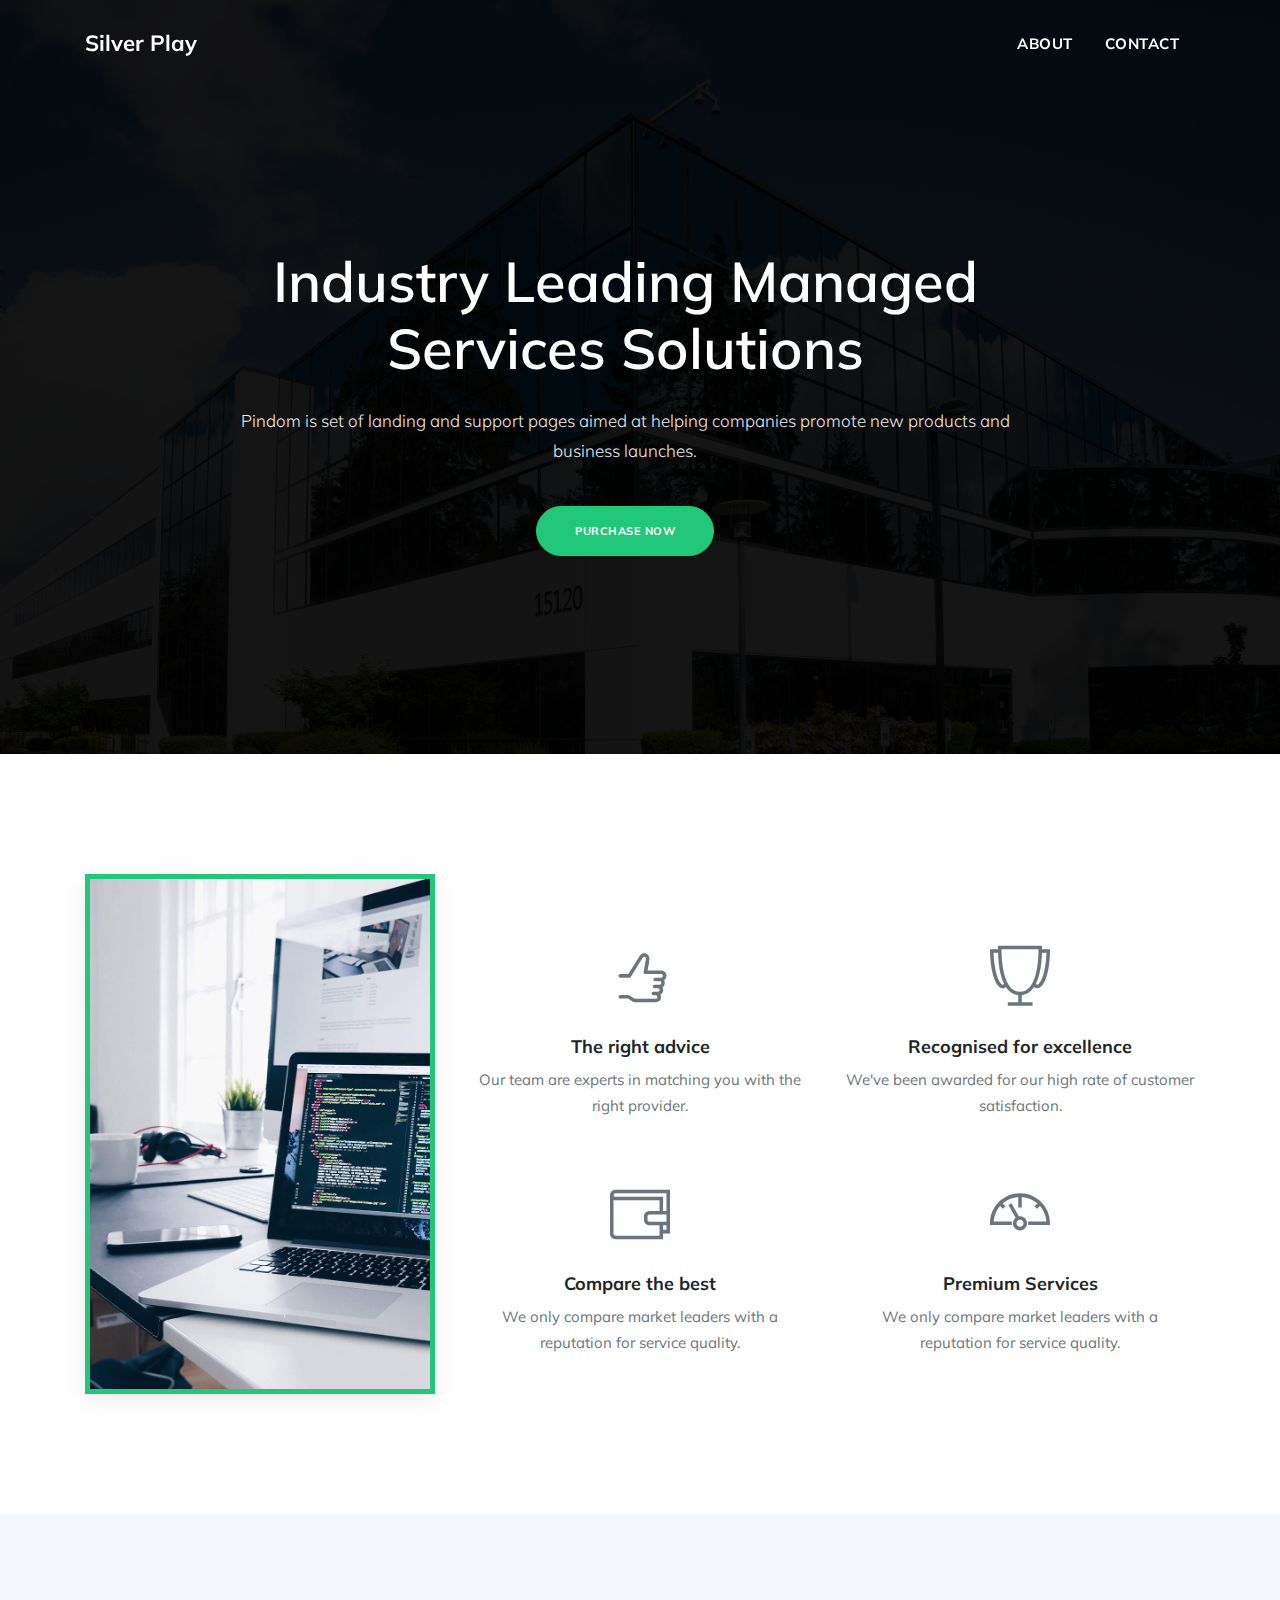
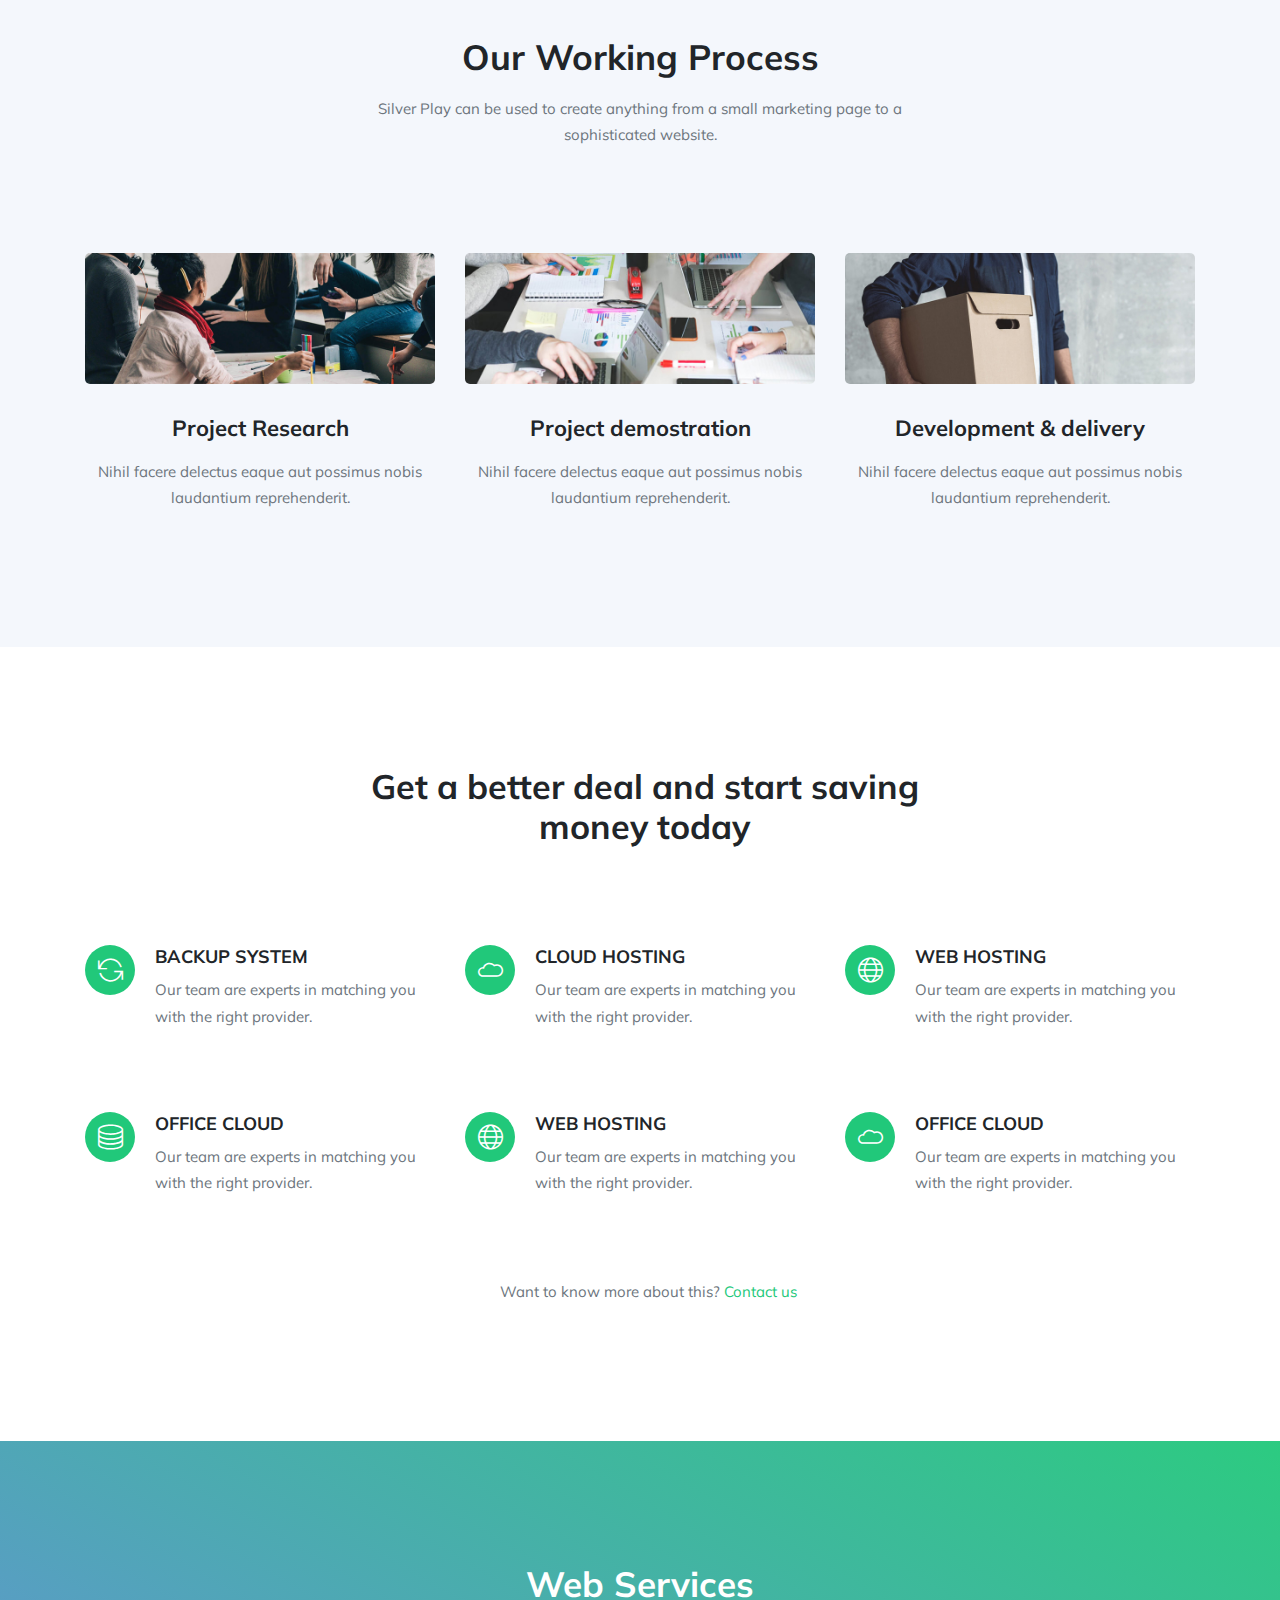
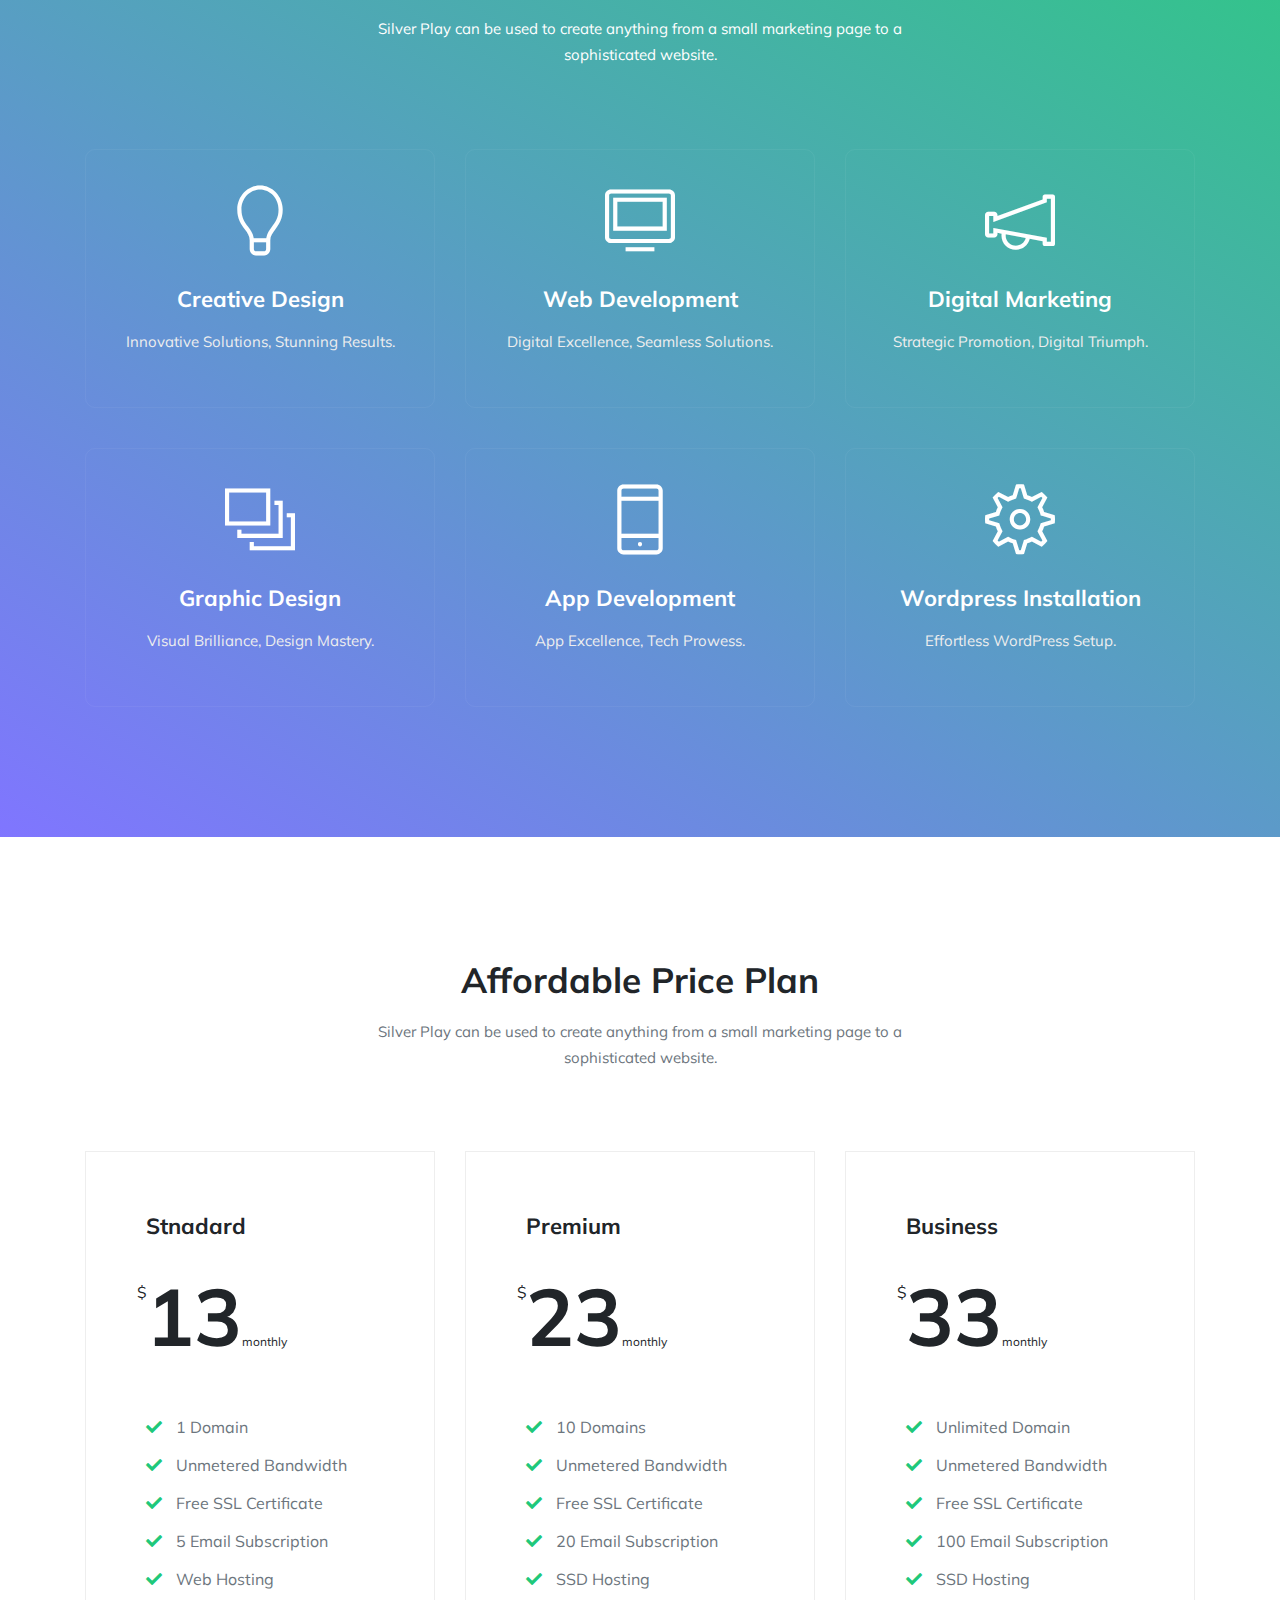
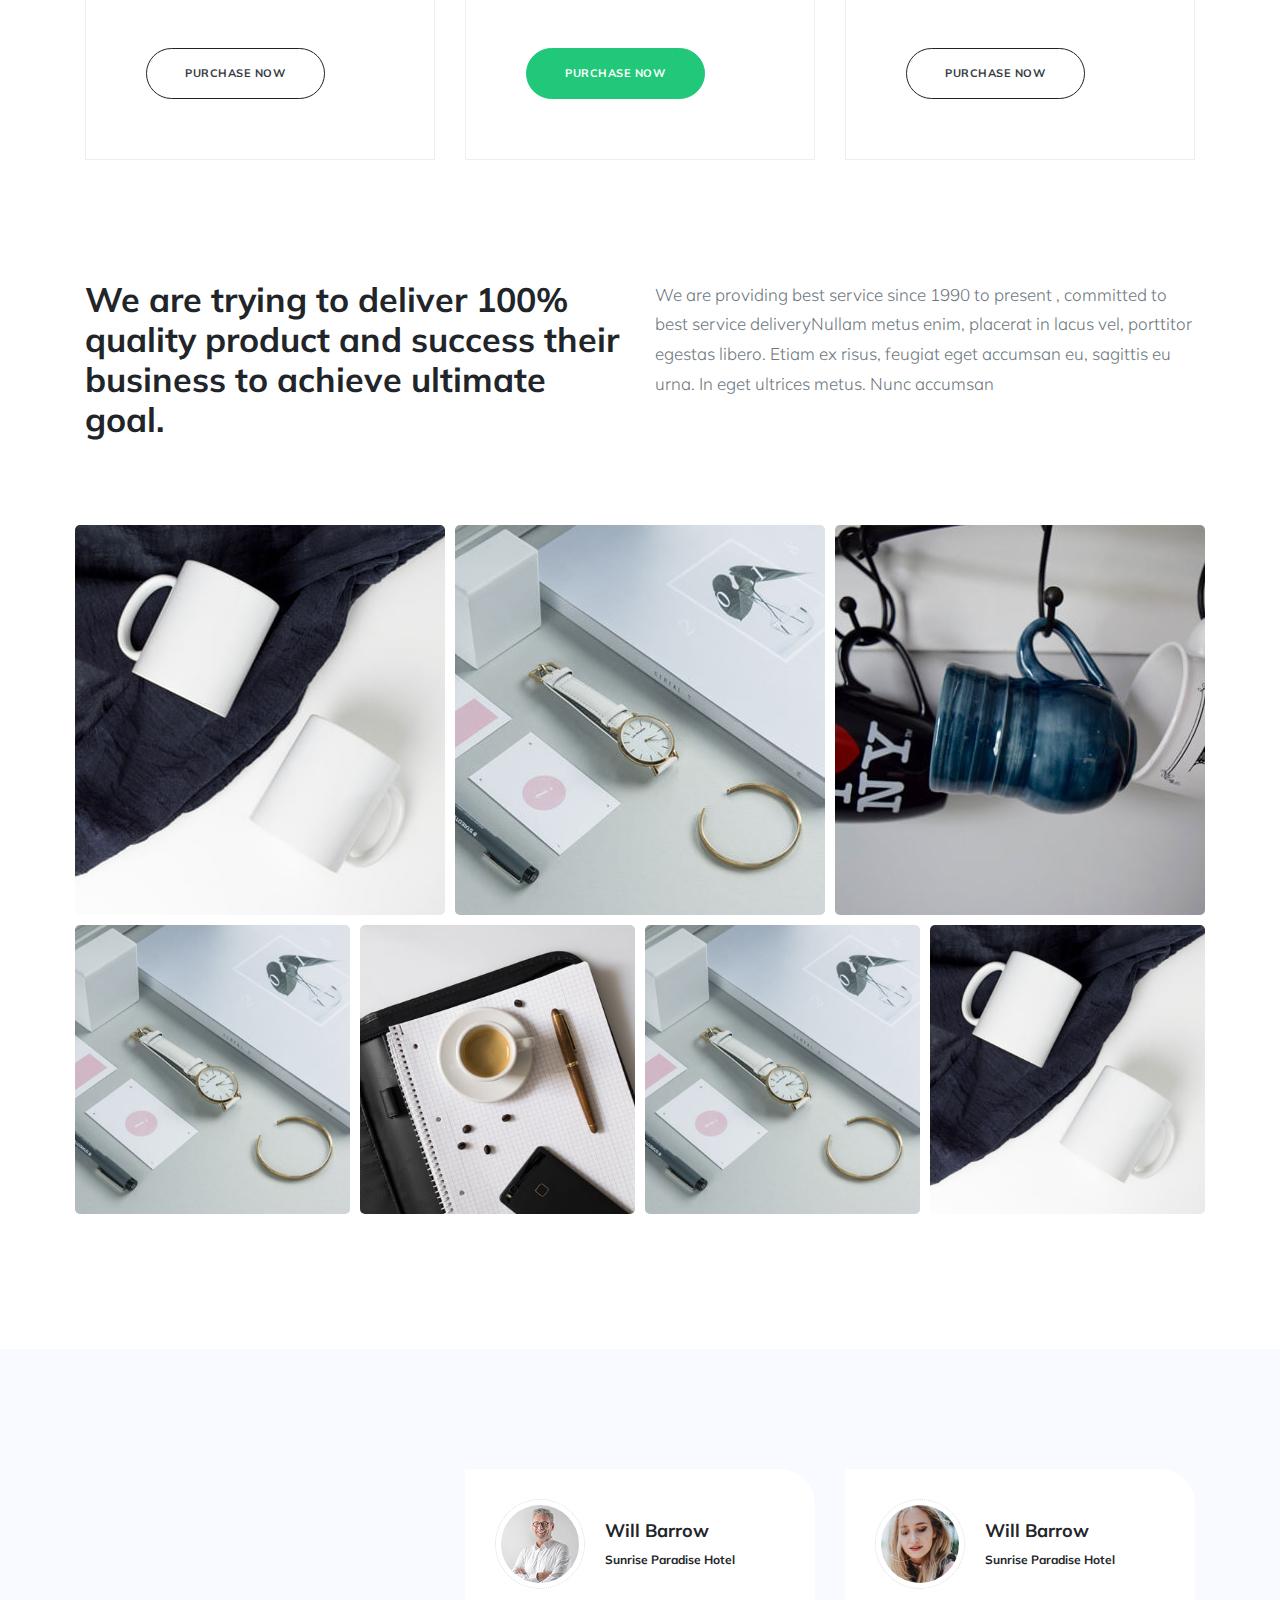
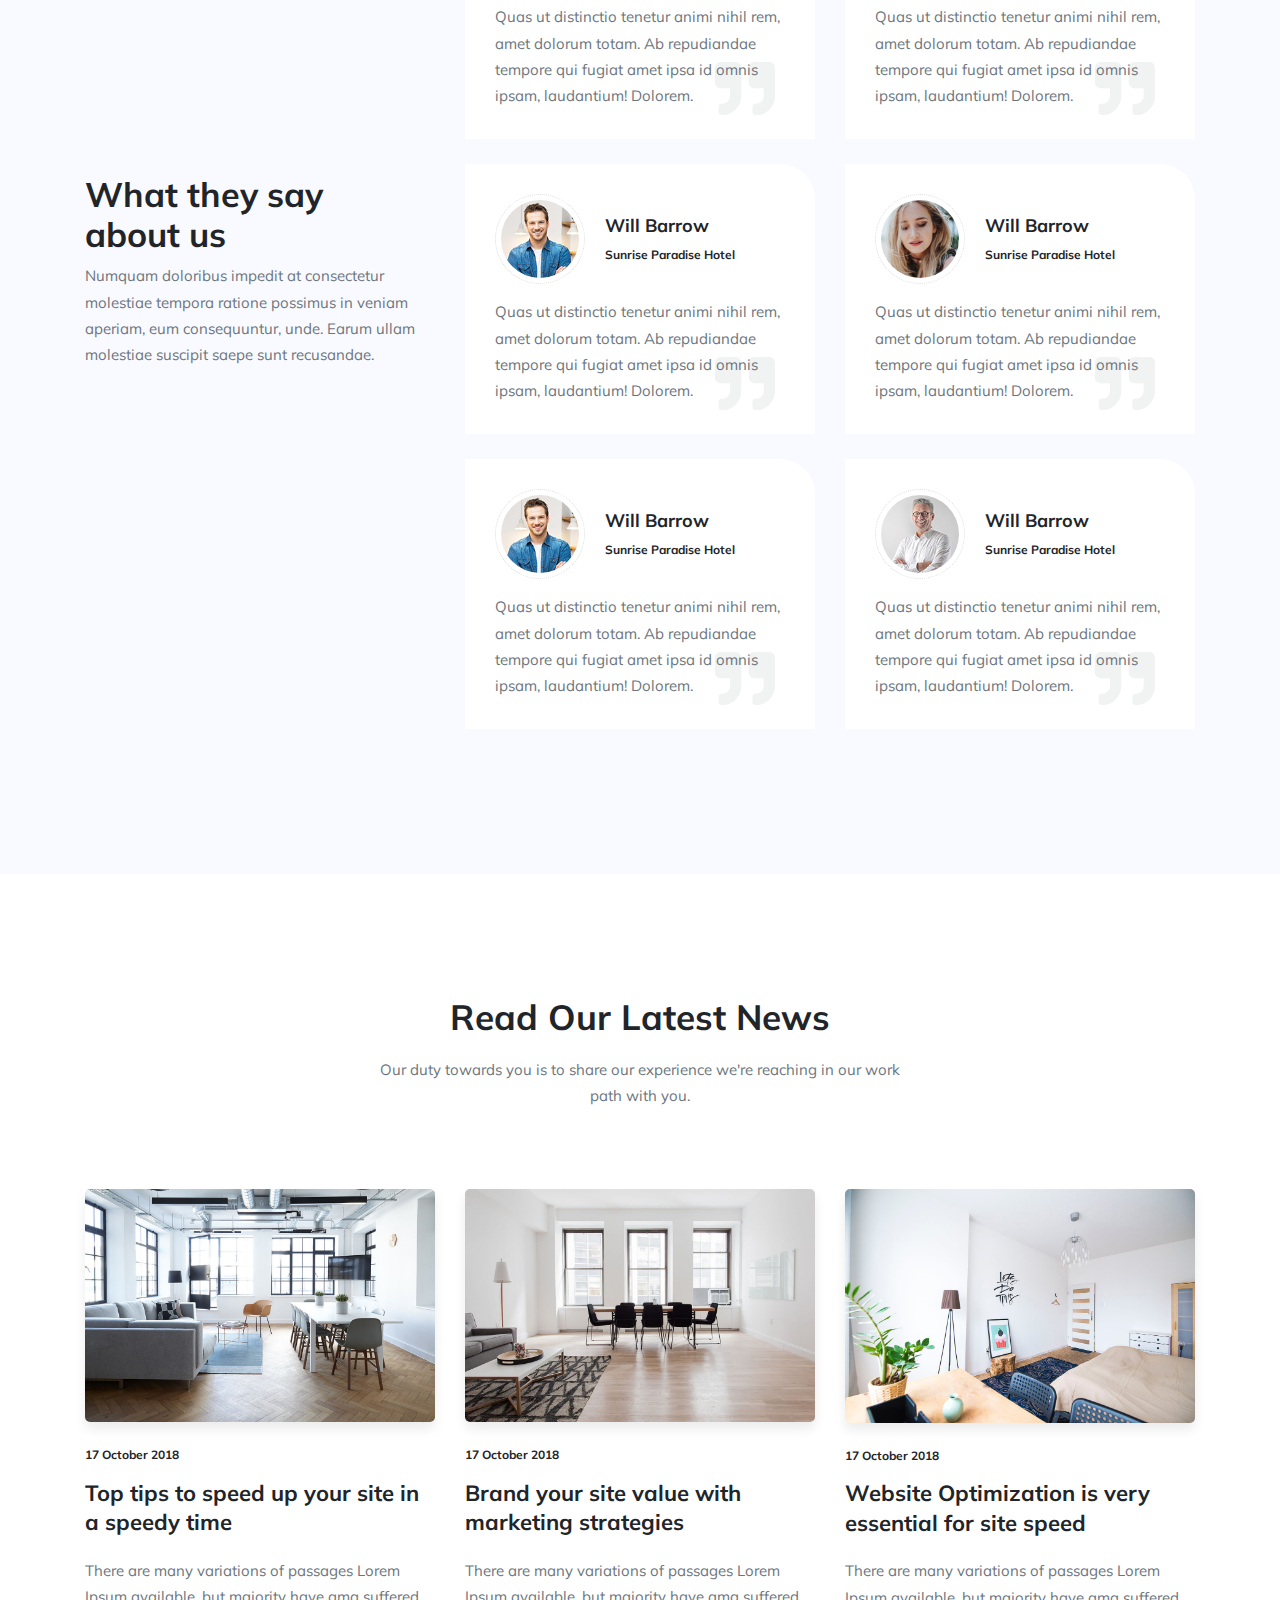
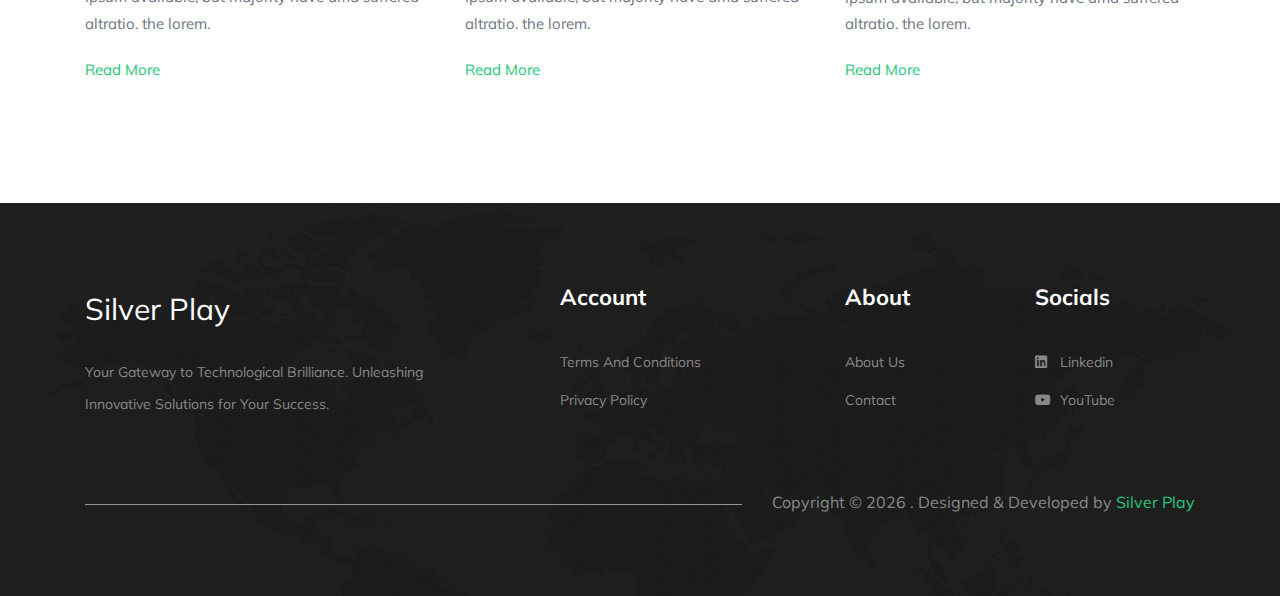
<file: theme/index-3.html>
<!DOCTYPE html>

<!--
 //
-->

<html lang="en">
  <head>
    <!-- Basic Page Needs
  ================================================== -->
    <meta charset="utf-8" />

    <!-- Mobile Specific Metas
  ================================================== -->
    <meta http-equiv="X-UA-Compatible" content="IE=edge" />
    <meta
      name="viewport"
      content="width=device-width, initial-scale=1.0, maximum-scale=5.0"
    />

    <title>Silver Play - IT solutions</title>
    <meta
      name="description"
      content="Empower your business with Silver Play IT Solutions. Transformative technology, tailored solutions, and unparalleled expertise for success."
    />

    <!-- bootstrap -->
    <link rel="stylesheet" href="plugins/bootstrap/bootstrap.min.css" />
    <!-- Animate -->
    <link rel="stylesheet" href="plugins/animate-css/animate.css" />
    <!-- Icon Font css -->
    <link rel="stylesheet" href="plugins/fontawesome/css/all.css" />
    <link rel="stylesheet" href="plugins/fonts/Pe-icon-7-stroke.css" />
    <!-- Themify icon Css -->
    <link rel="stylesheet" href="plugins/themify/css/themify-icons.css" />
    <!-- Slick Carousel CSS -->
    <link rel="stylesheet" href="plugins/slick-carousel/slick/slick.css" />
    <link
      rel="stylesheet"
      href="plugins/slick-carousel/slick/slick-theme.css"
    />

    <!-- Main Stylesheet -->
    <link rel="stylesheet" href="css/style.css" />

    <!--Favicon-->
    <link rel="icon" href="images/favicon.png" type="image/x-icon" />

    <!-- Google tag (gtag.js) -->
    <script
      async
      src="https://www.googletagmanager.com/gtag/js?id=G-2QT2XM09ES"
    ></script>
    <script>
      window.dataLayer = window.dataLayer || [];
      function gtag() {
        dataLayer.push(arguments);
      }
      gtag("js", new Date());

      gtag("config", "G-2QT2XM09ES");
    </script>

    <script
      async
      src="https://pagead2.googlesyndication.com/pagead/js/adsbygoogle.js?client=ca-pub-3453161114201416"
      crossorigin="anonymous"
    ></script>
  </head>
  <body id="top-header">


<!-- LOADER TEMPLATE -->
<div id="page-loader">
  <div class="loader-icon fa fa-spin colored-border"></div>
</div>
<!-- /LOADER TEMPLATE -->


<!-- NAVBAR
    ================================================= -->
<nav class="navbar navbar-expand-lg navbar-dark trans-navigation fixed-top navbar-togglable">
  <div class="container">
    <a class="navbar-brand" href="/">
      <h3>Silver Play</h3>
    </a>
    <!-- Toggler -->
    <button class="navbar-toggler" type="button" data-toggle="collapse" data-target="#navbarCollapse"
      aria-controls="navbarCollapse" aria-expanded="false" aria-label="Toggle navigation">
      <span class="fa fa-bars"></span>
    </button>

    <!-- Collapse -->
    <div class="collapse navbar-collapse has-dropdown" id="navbarCollapse">
      <!-- Links -->
      <ul class="navbar-nav ml-auto">
<!-- 
        <li class="nav-item dropdown">
          <a class="nav-link dropdown-toggle" href="#!" id="navbarWelcome" role="button" data-toggle="dropdown"
            aria-haspopup="true" aria-expanded="false">
            Home
          </a>
          
          <ul class="dropdown-menu" aria-labelledby="navbarWelcome">
            <li><a class="dropdown-item" href="/">Home-1</a></li>
            <li><a class="dropdown-item" href="index-2.html">Home-2</a></li>
            <li><a class="dropdown-item" href="index-3.html">Home-3</a></li>
            <li><a class="dropdown-item" href="index-4.html">Home-4</a></li>

            <li class="dropdown dropdown-submenu dropright">
              <a class="dropdown-item dropdown-toggle" href="#!" id="dropdown0301" role="button"
                data-toggle="dropdown" aria-haspopup="true" aria-expanded="false">Sub Menu</a>

              <ul class="dropdown-menu" aria-labelledby="dropdown0301">
                <li><a class="dropdown-item" href="/">Submenu 01</a></li>
                <li><a class="dropdown-item" href="/">Submenu 02</a></li>
              </ul>
            </li>

            <li class="dropdown dropdown-submenu dropleft">
              <a class="dropdown-item dropdown-toggle" href="#!" id="dropdown0301" role="button"
                data-toggle="dropdown" aria-haspopup="true" aria-expanded="false">Sub Menu</a>

              <ul class="dropdown-menu" aria-labelledby="dropdown0301">
                <li><a class="dropdown-item" href="/">Submenu 01</a></li>
                <li><a class="dropdown-item" href="/">Submenu 02</a></li>
              </ul>
            </li>
          </ul>
        </li>
         -->
        <li class="nav-item ">
          <a href="about.html" class="nav-link js-scroll-trigger">
            About
          </a>
        </li>
        <!-- 
        <li class="nav-item ">
          <a href="service.html" class="nav-link js-scroll-trigger">
            Services
          </a>
        </li>
        <li class="nav-item ">
          <a href="pricing.html" class="nav-link js-scroll-trigger">
            Pricing
          </a>
        </li>

        <li class="nav-item ">
          <a href="project.html" class="nav-link js-scroll-trigger">
            Projects
          </a>
        </li>
 -->
        <li class="nav-item ">
          <a href="contact.html" class="nav-link">
            Contact
          </a>
        </li>
      </ul>
    </div> <!-- / .navbar-collapse -->
  </div> <!-- / .container -->
</nav>

 <!-- HERO
    ================================================== -->
    <section class="banner-area py-5" id="banner-3">
       <div class="overlay"></div>
        <!-- Content -->
        <div class="container">
            <div class="row  align-items-center justify-content-center">
                <div class="col-md-12 col-lg-9">
                   <div class="banner-content text-center style-2">
                        <!-- Heading -->
                        <h1 class="display-4 mb-4 ">
                            Industry Leading Managed Services Solutions
                        </h1>

                        <!-- Subheading -->
                        <p class="lead mb-5 pr-0">
                            Pindom is set of landing and support pages aimed at helping companies promote new products and business launches.
                        </p>

                        <!-- Button -->
                        <a href="#!" target="_blank" class="btn btn-primary btn-circled">
                                Purchase now
                        </a>
                    </div>
                </div>
            </div> <!-- / .row -->
        </div> <!-- / .container -->
    </section>


<section id="about" class="section">
        <div class="container">
            <div class="row justify-content-center">
                <div class="col-lg-4 col-md-6">
                    <div class="img-block">
                        <img src="images/blog-lg.jpg" alt="" class="img-fluid">
                    </div>
                </div>
                <div class="col-lg-8 pt-6 col-md-12">
                    <div class="row justy-content-center">
                        <div class="col-lg-6 col-sm-6 col-md-6 mb-5">
                            <div class="text-center about-block">
                                <div class="img-icon mb-4">
                                     <i class="ti-thumb-up"></i>
                                </div>
                                <h4 class="mb-2">The right advice</h4>
                                <p>Our team are experts in matching you with the right provider.</p>
                            </div>
                        </div>

                        <div class="col-lg-6 col-sm-6 col-md-6 mb-5">
                            <div class="text-center about-block">
                                <div class="img-icon mb-4">
                                   <i class="ti-cup"></i>
                                </div>
                                <h4 class="mb-2">Recognised for excellence</h4>
                                <p>We've been awarded for our high rate of customer satisfaction.</p>
                            </div>
                        </div>

                        <div class="col-lg-6 col-sm-6 col-md-6">
                            <div class="text-center about-block">
                                <div class="img-icon mb-4">
                                    <i class="ti-wallet"></i>
                                </div>
                                <h4 class="mb-2">Compare the best</h4>
                                <p>We only compare market leaders with a reputation for service quality.</p>
                            </div>
                        </div>

                        <div class="col-lg-6 col-sm-6 col-md-6">
                            <div class="text-center about-block">
                                <div class="img-icon mb-4">
                                    <i class="ti-dashboard"></i>
                                </div>
                                <h4 class="mb-2">Premium Services</h4>
                                <p>We only compare market leaders with a reputation for service quality.</p>
                            </div>
                        </div>
                    </div>
                </div>
            </div>
        </div>
    </section>

 <section class="section bg-grey" id="process">
        <div class="container">
            <div class="row justify-content-center mb-4">
                <div class="col-md-8 col-lg-6 text-center">
                    <div class="section-heading">
                        <!-- Heading -->
                        <h2 class="section-title ">
                            Our Working process
                        </h2>

                        <!-- Subheading -->
                        <p>
                            Silver Play can be used to create anything from a small marketing page to a sophisticated website.
                        </p>
                    </div>
                </div>
            </div> <!-- / .row -->

            <div class="row justify-content-center">
                <div class="col-lg-4 col-sm-6 col-md-6">
                    <div class="process-block">
                        <img src="images/process/process-1.jpg" alt="" class="img-fluid">

                        <h3>Project Research</h3>
                        <p>Nihil facere delectus eaque aut possimus nobis laudantium reprehenderit.</p>
                    </div>
                </div>
                <div class="col-lg-4 col-sm-6 col-md-6">
                    <div class="process-block">
                        <img src="images/process/process-2.jpg" alt="" class="img-fluid">

                        <h3>Project demostration</h3>
                        <p>Nihil facere delectus eaque aut possimus nobis laudantium reprehenderit.</p>
                    </div>
                </div>
                <div class="col-lg-4 col-sm-6 col-md-6">
                    <div class="process-block">
                        <img src="images/process/process-3.jpg" alt="" class="img-fluid">

                        <h3>Development & delivery</h3>
                        <p>Nihil facere delectus eaque aut possimus nobis laudantium reprehenderit.</p>
                    </div>
                </div>
            </div>
        </div>
    </section>
<section class="section" id="service">
        <div class="container">
            <div class="row justify-content-center mb-5">
                <div class="col-lg-7 pl-4 text-center">
                    <div class="service-heading">
                        <h1>Get a better deal and start saving money today</h1>
                    </div>
                </div>
            </div>
            
            <div class="row justify-content-center">
                <div class="col-lg-4 col-md-6">
                    <div class="service-block media">
                        <div class="service-icon">
                            <i class="ti-reload"></i>
                        </div>
                        <div class="service-inner-content media-body">
                            <h4>Backup System</h4>
                            <p>Our team are experts in matching you with the right provider.</p>
                        </div>
                    </div>
                </div>
                
                <div class="col-lg-4 mb-3 col-md-6">
                    <div class="service-block media">
                        <div class="service-icon">
                            <i class="ti-cloud"></i>
                        </div>
                        <div class="service-inner-content media-body">
                            <h4>Cloud Hosting</h4>
                            <p>Our team are experts in matching you with the right provider.</p>
                        </div>
                    </div>
                </div>
                
                <div class="col-lg-4 mb-3 col-md-6">
                    <div class="service-block media ">
                        <div class="service-icon">
                            <i class="ti-world"></i>
                        </div>
                        <div class="service-inner-content media-body">
                            <h4>Web hosting</h4>
                            <p>Our team are experts in matching you with the right provider.</p>
                        </div>
                    </div>
                </div>
                
                <div class="col-lg-4 mb-3 col-md-6">
                    <div class="service-block media ">
                        <div class="service-icon">
                            <i class="ti-server"></i>
                        </div>
                        <div class="service-inner-content media-body">
                            <h4>Office Cloud</h4>
                            <p>Our team are experts in matching you with the right provider.</p>
                        </div>
                    </div>
                </div>
                
                <div class="col-lg-4 col-md-6">
                    <div class="service-block media">
                        <div class="service-icon">
                            <i class="ti-world"></i>
                        </div>
                        <div class="service-inner-content media-body">
                            <h4>Web hosting</h4>
                            <p>Our team are experts in matching you with the right provider.</p>
                        </div>
                    </div>
                </div>
                
                <div class="col-lg-4 col-md-6">
                    <div class="service-block media">
                        <div class="service-icon">
                            <i class="ti-cloud"></i>
                        </div>
                        <div class="service-inner-content media-body">
                            <h4>Office Cloud</h4>
                            <p>Our team are experts in matching you with the right provider.</p>
                        </div>
                    </div>
                </div>
            </div>   
            
            <div class="row">
                <div class="col-lg-12 text-center">
                    <p class="pl-3">Want to know more about this? <a href="#!">Contact us</a></p>
                </div>
            </div>    
        </div>
    </section>
<section class="section" id="services-2">
  <div class="container">
    <div class="row justify-content-center">
      <div class="col-md-8 col-lg-6 text-center">
        <div class="section-heading">
          <!-- Heading -->
          <h2 class="section-title mb-2 text-white">Web Services</h2>

          <!-- Subheading -->
          <p class="mb-5 text-white">
            Silver Play can be used to create anything from a small marketing
            page to a sophisticated website.
          </p>
        </div>
      </div>
    </div>
    <!-- / .row -->

    <div class="row">
      <div class="col-lg-4 col-sm-6 col-md-6 mb-30">
        <div class="web-service-block">
          <i class="ti-light-bulb"></i>
          <h3>Creative Design</h3>
          <p>Innovative Solutions, Stunning Results.</p>
        </div>
      </div>
      <div class="col-lg-4 col-sm-6 col-md-6 mb-30">
        <div class="web-service-block">
          <i class="ti-desktop"></i>
          <h3>Web Development</h3>
          <p>Digital Excellence, Seamless Solutions.</p>
        </div>
      </div>
      <div class="col-lg-4 col-sm-6 col-md-6 mb-30">
        <div class="web-service-block">
          <i class="ti-announcement"></i>
          <h3>Digital Marketing</h3>
          <p>Strategic Promotion, Digital Triumph.</p>
        </div>
      </div>

      <div class="col-lg-4 col-sm-6 col-md-6">
        <div class="web-service-block">
          <i class="ti-layers-alt"></i>
          <h3>Graphic Design</h3>
          <p>Visual Brilliance, Design Mastery.</p>
        </div>
      </div>
      <div class="col-lg-4 col-sm-6 col-md-6">
        <div class="web-service-block">
          <i class="ti-mobile"></i>
          <h3>App Development</h3>
          <p>App Excellence, Tech Prowess.</p>
        </div>
      </div>
      <div class="col-lg-4 col-sm-6 col-md-6">
        <div class="web-service-block">
          <i class="ti-settings"></i>
          <h3>Wordpress Installation</h3>
          <p>Effortless WordPress Setup.</p>
        </div>
      </div>
    </div>
  </div>
</section>


    <section class="section" id="pricing">
      <!-- Content -->
      <div class="container">
        <div class="row justify-content-center">
          <div class="col-md-8 col-lg-6 text-center">
            <div class="section-heading">
              <!-- Heading -->
              <h2 class="section-title">Affordable Price Plan</h2>

              <!-- Subheading -->
              <p>
                Silver Play can be used to create anything from a small
                marketing page to a sophisticated website.
              </p>
            </div>
          </div>
        </div>
        <!-- / .row -->

        <div class="row justify-content-center">
          <div class="col-lg-4 col-sm-6 col-md-6">
            <div class="pricing-box">
              <h3>Stnadard</h3>
              <div class="price-block">
                <h2><small>$</small>13<span>monthly</span></h2>
              </div>

              <ul class="price-features list-unstyled">
                <li>1 Domain</li>
                <li>Unmetered Bandwidth</li>
                <li>Free SSL Certificate</li>
                <li>5 Email Subscription</li>
                <li>Web Hosting</li>
              </ul>

              <a href="/contact.html" class="btn btn-outline-dark btn-circled"
                >Purchase Now</a
              >
            </div>
          </div>
          <div class="col-lg-4 col-sm-6 col-md-6">
            <div class="pricing-box">
              <h3>Premium</h3>
              <div class="price-block">
                <h2><small>$</small>23<span>monthly</span></h2>
              </div>

              <ul class="price-features list-unstyled">
                <li>10 Domains</li>
                <li>Unmetered Bandwidth</li>
                <li>Free SSL Certificate</li>
                <li>20 Email Subscription</li>
                <li>SSD Hosting</li>
              </ul>

              <a href="/contact.html" class="btn btn-primary btn-circled"
                >Purchase Now</a
              >
            </div>
          </div>
          <div class="col-lg-4 col-sm-8 col-md-6">
            <div class="pricing-box">
              <h3>Business</h3>
              <div class="price-block">
                <h2><small>$</small>33<span>monthly</span></h2>
              </div>

              <ul class="price-features list-unstyled">
                <li>Unlimited Domain</li>
                <li>Unmetered Bandwidth</li>
                <li>Free SSL Certificate</li>
                <li>100 Email Subscription</li>
                <li>SSD Hosting</li>
              </ul>

              <a href="/contact.html" class="btn btn-outline-dark btn-circled"
                >Purchase Now</a
              >
            </div>
          </div>
        </div>
      </div>
    </section>

 <section id="work-wrap">
            <div class="container">
                <div class="row">
                    <div class="col-lg-6">
                        <div class="section-heading">
                            <h1>We are trying to deliver 100% quality product and success their business to achieve ultimate goal.</h1>
                        </div>
                    </div>
                    <div class="col-lg-6">
                        <p class="lead">We are providing best service since 1990 to present , committed to best service deliveryNullam metus enim, placerat in lacus vel, porttitor egestas libero. Etiam ex risus, feugiat eget accumsan eu, sagittis eu urna. In eget ultrices metus. Nunc accumsan </p>
                    </div>
                </div>
            </div>
        </section>
    
        <section id="work" class="section-bottom">
            <div class="container">
                <div class="row">
                    <div class="col-lg-4 col-md-6 p-0">
                        <div class="work-block">
                            <img src="images/work/10.jpg" alt="work-img" class="img-fluid">
                            <div class="overlay-content-block">
                                <h4>Probiz portfolio template</h4>
                                <p>Web Development</p>
                                <a href="single-project.html"><i class="fa fa-link"></i></a>
                            </div>
                        </div>
                    </div>
                    <div class="col-lg-4 col-md-6 p-0">
                        <div class="work-block">
                            <img src="images/work/11.jpg" alt="work-img" class="img-fluid">
                            <div class="overlay-content-block">
                                <h4>Probiz portfolio template</h4>
                                <p>Web Development</p>
                                <a href="single-project.html"><i class="fa fa-link"></i></a>
                            </div>
                        </div>
                    </div>
                    <div class="col-lg-4 col-md-6 p-0">
                        <div class="work-block">
                            <img src="images/work/12.jpg" alt="work-img" class="img-fluid">
                            <div class="overlay-content-block">
                                <h4>Probiz portfolio template</h4>
                                <p>Web Development</p>
                                <a href="single-project.html"><i class="fa fa-link"></i></a>
                            </div>
                        </div>
                    </div>
                 
                    <div class="col-lg-3 col-md-6 p-0">
                        <div class="work-block">
                            <img src="images/work/15.jpg" alt="work-img" class="img-fluid">
                            <div class="overlay-content-block">
                                <h4>Probiz portfolio template</h4>
                                <p>Web Development</p>
                                <a href="single-project.html"><i class="fa fa-link"></i></a>
                            </div>
                        </div>
                    </div>
                    <div class="col-lg-3 col-md-6 p-0">
                        <div class="work-block">
                            <img src="images/work/14.jpg" alt="work-img" class="img-fluid">
                            <div class="overlay-content-block">
                                <h4>Probiz portfolio template</h4>
                                <p>Web Development</p>
                                <a href="single-project.html"><i class="fa fa-link"></i></a>
                            </div>
                        </div>
                    </div>
                    <div class="col-lg-3 col-md-6 p-0">
                        <div class="work-block">
                            <img src="images/work/11.jpg" alt="work-img" class="img-fluid">
                            <div class="overlay-content-block">
                                <h4>Probiz portfolio template</h4>
                                <p>Web Development</p>
                                <a href="single-project.html"><i class="fa fa-link"></i></a>
                            </div>
                        </div>
                    </div>
                    <div class="col-lg-3 col-md-6 p-0">
                            <div class="work-block">
                                <img src="images/work/10.jpg" alt="work-img" class="img-fluid">
                                <div class="overlay-content-block">
                                    <h4>Probiz portfolio template</h4>
                                    <p>Web Development</p>
                                    <a href="single-project.html"><i class="fa fa-link"></i></a>
                                </div>
                            </div>
                        </div>
                </div>
            </div>
        </section>

<section class="section" id="section-testimonial">
        <div class="container">
           <div class="row align-items-center">
                <div class="col-lg-4 col-sm-12 col-md-12">
                    <div class="section-heading testimonial-heading">
                        <h1>What they say <br>about us</h1>
                        <p>Numquam doloribus impedit at consectetur molestiae tempora ratione possimus in veniam aperiam, eum consequuntur, unde. Earum ullam molestiae suscipit saepe sunt recusandae.</p>
                    </div>
                </div>
                <div class="col-lg-8 col-sm-12 col-md-12">
                    <div class="row">
                        <div class="col-lg-6">
                            <div class="test-inner ">
                               <div class="test-author-thumb d-flex">
                                   <img src="images/client/test-1.jpg" alt="Testimonial author" class="img-fluid">
                                   <div class="test-author-info">
                                       <h4>Will Barrow</h4>
                                       <h6>Sunrise Paradise Hotel</h6>
                                   </div>
                               </div>

                                Quas ut distinctio tenetur animi nihil rem, amet dolorum totam. Ab repudiandae tempore qui fugiat amet ipsa id omnis ipsam, laudantium! Dolorem.

                                <i class="fa fa-quote-right"></i>
                            </div>
                        </div>
                        <div class="col-lg-6">
                            <div class="test-inner ">
                               <div class="test-author-thumb d-flex">
                                   <img src="images/client/test-2.jpg" alt="Testimonial author" class="img-fluid">
                                   <div class="test-author-info">
                                       <h4>Will Barrow</h4>
                                       <h6>Sunrise Paradise Hotel</h6>
                                   </div>
                               </div>

                                Quas ut distinctio tenetur animi nihil rem, amet dolorum totam. Ab repudiandae tempore qui fugiat amet ipsa id omnis ipsam, laudantium! Dolorem.

                                <i class="fa fa-quote-right"></i>
                            </div>
                        </div>
                    </div>
                    
                     <div class="row">
                        <div class="col-lg-6">
                            <div class="test-inner ">
                               <div class="test-author-thumb d-flex">
                                   <img src="images/client/test-3.jpg" alt="Testimonial author" class="img-fluid">
                                   <div class="test-author-info">
                                       <h4>Will Barrow</h4>
                                       <h6>Sunrise Paradise Hotel</h6>
                                   </div>
                               </div>

                                Quas ut distinctio tenetur animi nihil rem, amet dolorum totam. Ab repudiandae tempore qui fugiat amet ipsa id omnis ipsam, laudantium! Dolorem.

                                <i class="fa fa-quote-right"></i>
                            </div>
                        </div>
                        <div class="col-lg-6">
                            <div class="test-inner ">
                               <div class="test-author-thumb d-flex">
                                   <img src="images/client/test-4.jpg" alt="Testimonial author" class="img-fluid">
                                   <div class="test-author-info">
                                       <h4>Will Barrow</h4>
                                       <h6>Sunrise Paradise Hotel</h6>
                                   </div>
                               </div>

                                Quas ut distinctio tenetur animi nihil rem, amet dolorum totam. Ab repudiandae tempore qui fugiat amet ipsa id omnis ipsam, laudantium! Dolorem.

                                <i class="fa fa-quote-right"></i>
                            </div>
                        </div>
                    </div>
                    
                     <div class="row">
                        <div class="col-lg-6">
                            <div class="test-inner">
                               <div class="test-author-thumb d-flex">
                                   <img src="images/client/test-5.jpg" alt="Testimonial author" class="img-fluid">
                                   <div class="test-author-info">
                                       <h4>Will Barrow</h4>
                                       <h6>Sunrise Paradise Hotel</h6>
                                   </div>
                               </div>

                                Quas ut distinctio tenetur animi nihil rem, amet dolorum totam. Ab repudiandae tempore qui fugiat amet ipsa id omnis ipsam, laudantium! Dolorem.

                                <i class="fa fa-quote-right"></i>
                            </div>
                        </div>
                        
                        <div class="col-lg-6">
                            <div class="test-inner">
                               <div class="test-author-thumb d-flex">
                                   <img src="images/client/test-6.jpg" alt="Testimonial author" class="img-fluid">
                                   <div class="test-author-info">
                                       <h4>Will Barrow</h4>
                                       <h6>Sunrise Paradise Hotel</h6>
                                   </div>
                               </div>

                                Quas ut distinctio tenetur animi nihil rem, amet dolorum totam. Ab repudiandae tempore qui fugiat amet ipsa id omnis ipsam, laudantium! Dolorem.

                                <i class="fa fa-quote-right"></i>
                            </div>
                        </div>
                    </div>
                </div>
            </div>
        </div>
    </section>
 <section class="section" id="blog">
        <div class="container">
            <div class="row justify-content-center">
                <div class="col-md-8 col-lg-6 text-center">
                    <div class="section-heading">
                        <!-- Heading -->
                        <h2 class="section-title">
                            Read our latest news
                        </h2>

                        <!-- Subheading -->
                        <p>
                            Our duty towards you is to share our experience we're reaching in our work path with you.
                        </p>
                    </div>
                </div>
            </div> <!-- / .row -->

            <div class="row justify-content-center">
                <div class="col-lg-4 col-md-6">
                    <div class="blog-box">
                        <div class="blog-img-box">
                            <img src="images/blog/blog-1.jpg" alt="" class="img-fluid blog-img">
                        </div>
                        <div class="single-blog">
                            <div class="blog-content">
                                <h6> 17 October 2018</h6>
                                <a href="#!">
                                    <h3 class="card-title">Top tips to speed up your site in a speedy time</h3>
                                </a>
                                <p>There are many variations of passages Lorem Ipsum available, but majority have ama suffered altratio. the lorem.</p>
                                <a href="#!" class="read-more">Read More</a>
                            </div>
                        </div>
                    </div>
                </div>

                <div class="col-lg-4 col-md-6">
                    <div class="blog-box">
                        <div class="blog-img-box">
                            <img src="images/blog/blog-2.jpg" alt="" class="img-fluid blog-img">
                        </div>
                        <div class="single-blog">
                            <div class="blog-content">
                                <h6> 17 October 2018</h6>
                                <a href="#!">
                                    <h3 class="card-title">Brand your site value with marketing strategies</h3>
                                </a>

                                <p>There are many variations of passages Lorem Ipsum available, but majority have ama suffered altratio. the lorem.</p>
                                 <a href="#!" class="read-more">Read More</a>
                            </div>
                        </div>
                    </div>
                </div>

                <div class="col-lg-4 col-md-8">
                    <div class="blog-box">
                        <div class="blog-img-box">
                            <img src="images/blog/blog-3.jpg" alt="" class="img-fluid blog-img">
                        </div>
                        <div class="single-blog">
                            <div class="blog-content">
                                <h6> 17 October 2018</h6>
                                <a href="#!">
                                    <h3 class="card-title">Website Optimization is very essential for site speed</h3>
                                </a>
                                <p>There are many variations of passages Lorem Ipsum available, but majority have ama suffered altratio. the lorem.</p>
                                 <a href="#!" class="read-more">Read More</a>
                            </div>
                        </div>
                    </div>
                </div>
            </div>
        </div>
    </section>

<footer class="section" id="footer">
  <div class="overlay footer-overlay"></div>
  <!--Content -->
  <div class="container">
    <div class="row justify-content-start">
      <div class="col-lg-4 col-sm-12">
        <div class="footer-widget">
          <!-- Brand -->
          <a href="/" class="footer-brand text-white"> Silver Play </a>
          <p>
            Your Gateway to Technological Brilliance. Unleashing Innovative
            Solutions for Your Success.
          </p>
        </div>
      </div>

      <div class="col-lg-3 ml-lg-auto col-sm-12">
        <div class="footer-widget">
          <h3>Account</h3>
          <!-- Links -->
          <ul class="footer-links">
            <li>
              <a href="#!"> Terms and conditions </a>
            </li>
            <li>
              <a href="#!"> Privacy policy </a>
            </li>
            <!-- 
                <li>
                  <a href="#!"> Affiliate services </a>
                </li>
                <li>
                  <a href="#!"> Help and support </a>
                </li>
                <li>
                  <a href="#!"> Frequently Asked Question </a>
                </li>
                 -->
          </ul>
        </div>
      </div>

      <div class="col-lg-2 col-sm-6">
        <div class="footer-widget">
          <h3>About</h3>
          <!-- Links -->
          <ul class="footer-links">
            <li>
              <a href="about.html"> About Us </a>
            </li>
            <!-- 
                <li>
                  <a href="service.html"> Services </a>
                </li>
                <li>
                  <a href="pricing.html"> Pricing </a>
                </li>
                <li>
                  <a href="project.html"> Recent Projects </a>
                </li>
 -->
            <li>
              <a href="contact.html"> Contact </a>
            </li>
          </ul>
        </div>
      </div>

      <div class="col-lg-2 col-sm-6">
        <div class="footer-widget">
          <h3>Socials</h3>
          <!-- Links -->
          <ul class="list-unstyled footer-links">
            <!-- 
            <li>
              <a href="https://www.facebook.com/themefisher"
                ><i class="fab fa-facebook-f"></i>Facebook</a
              >
            </li>
            <li>
              <a href="https://www.twitter.com/themefisher"
                ><i class="fab fa-twitter"></i>Twitter
              </a>
            </li>
            <li>
              <a href="https://www.pinterest.com/themefisher/"
                ><i class="fab fa-pinterest-p"></i>Pinterest
              </a>
            </li>
             -->
            <li>
              <a href="https://www.linkedin.com/company/silver-play"
                ><i class="fab fa-linkedin"></i>linkedin
              </a>
            </li>
            <li>
              <a href="https://www.youtube.com/@Silver-Play-Solutions"
                ><i class="fab fa-youtube"></i>YouTube
              </a>
            </li>
          </ul>
        </div>
      </div>
    </div>
    <!-- / .row -->

    <div class="row text-right pt-5">
      <div class="col-lg-12">
        <div class="overflow-hidden">
          <!-- Copyright -->
          <p class="footer-copy">
            Copyright &copy;
            <script>
              var CurrentYear = new Date().getFullYear();
              document.write(CurrentYear);
            </script>
            . Designed &amp; Developed by
            <a class="current-year" href="/">Silver Play</a>
          </p>
        </div>
      </div>
    </div>
    <!-- / .row -->
  </div>
  <!-- / .container -->
</footer>

<!--  Page Scroll to Top  -->

<a
  id="scroll-to-top"
  class="scroll-to-top js-scroll-trigger"
  href="#top-header"
>
  <i class="fa fa-angle-up"></i>
</a>


  <!-- 
  Essential Scripts
  =====================================-->
  <!-- jQuery -->
  <script src="plugins/jquery/jquery.min.js"></script>
  <!-- Bootstrap -->
  <script src="plugins/bootstrap/bootstrap.min.js"></script>
  <!-- Slick Slider -->
  <script src="plugins/slick-carousel/slick/slick.min.js"></script>
  <!-- Google Map -->
  <!-- <script src="https://maps.googleapis.com/maps/api/js?key=AIzaSyCcABaamniA6OL5YvYSpB3pFMNrXwXnLwU"></script> -->
  <!-- <script src="plugins/google-map/gmap.js"></script> -->

  <script src="js/script.js"></script>

</body>
</html>
</file>
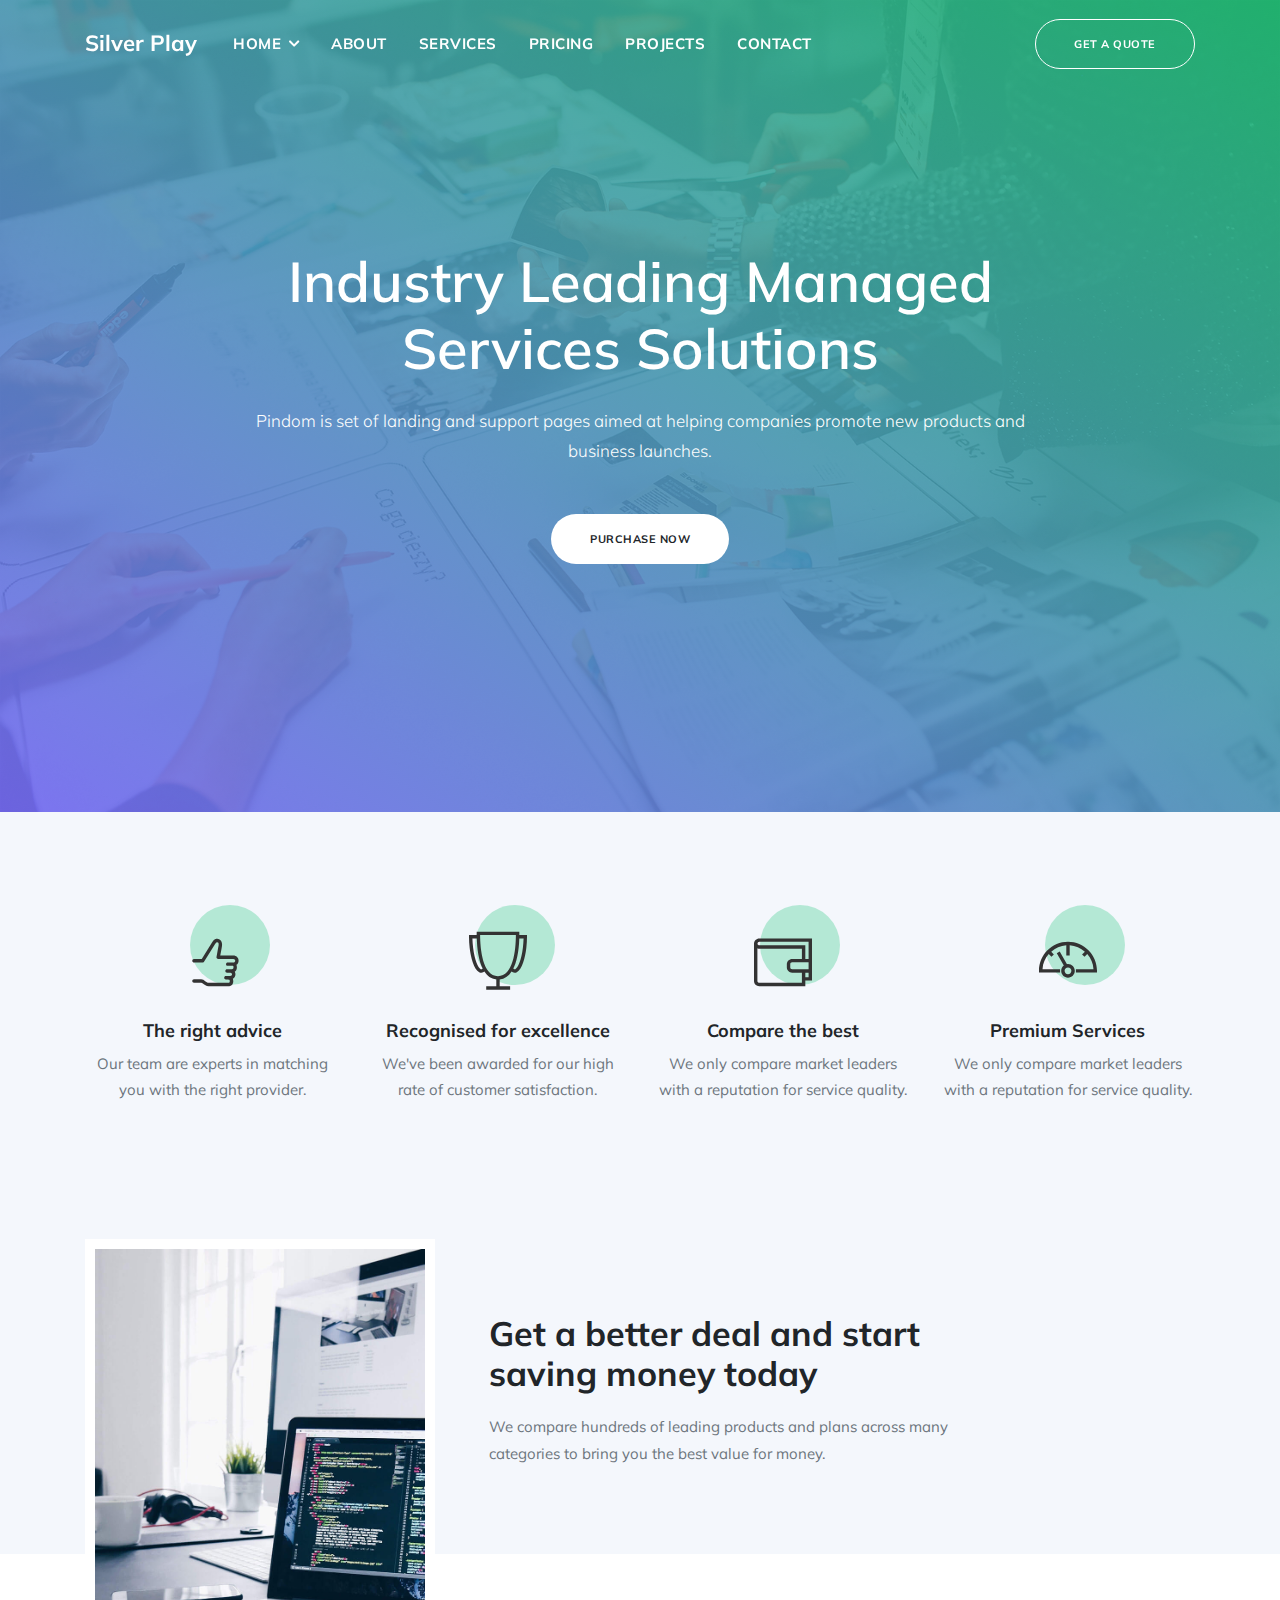
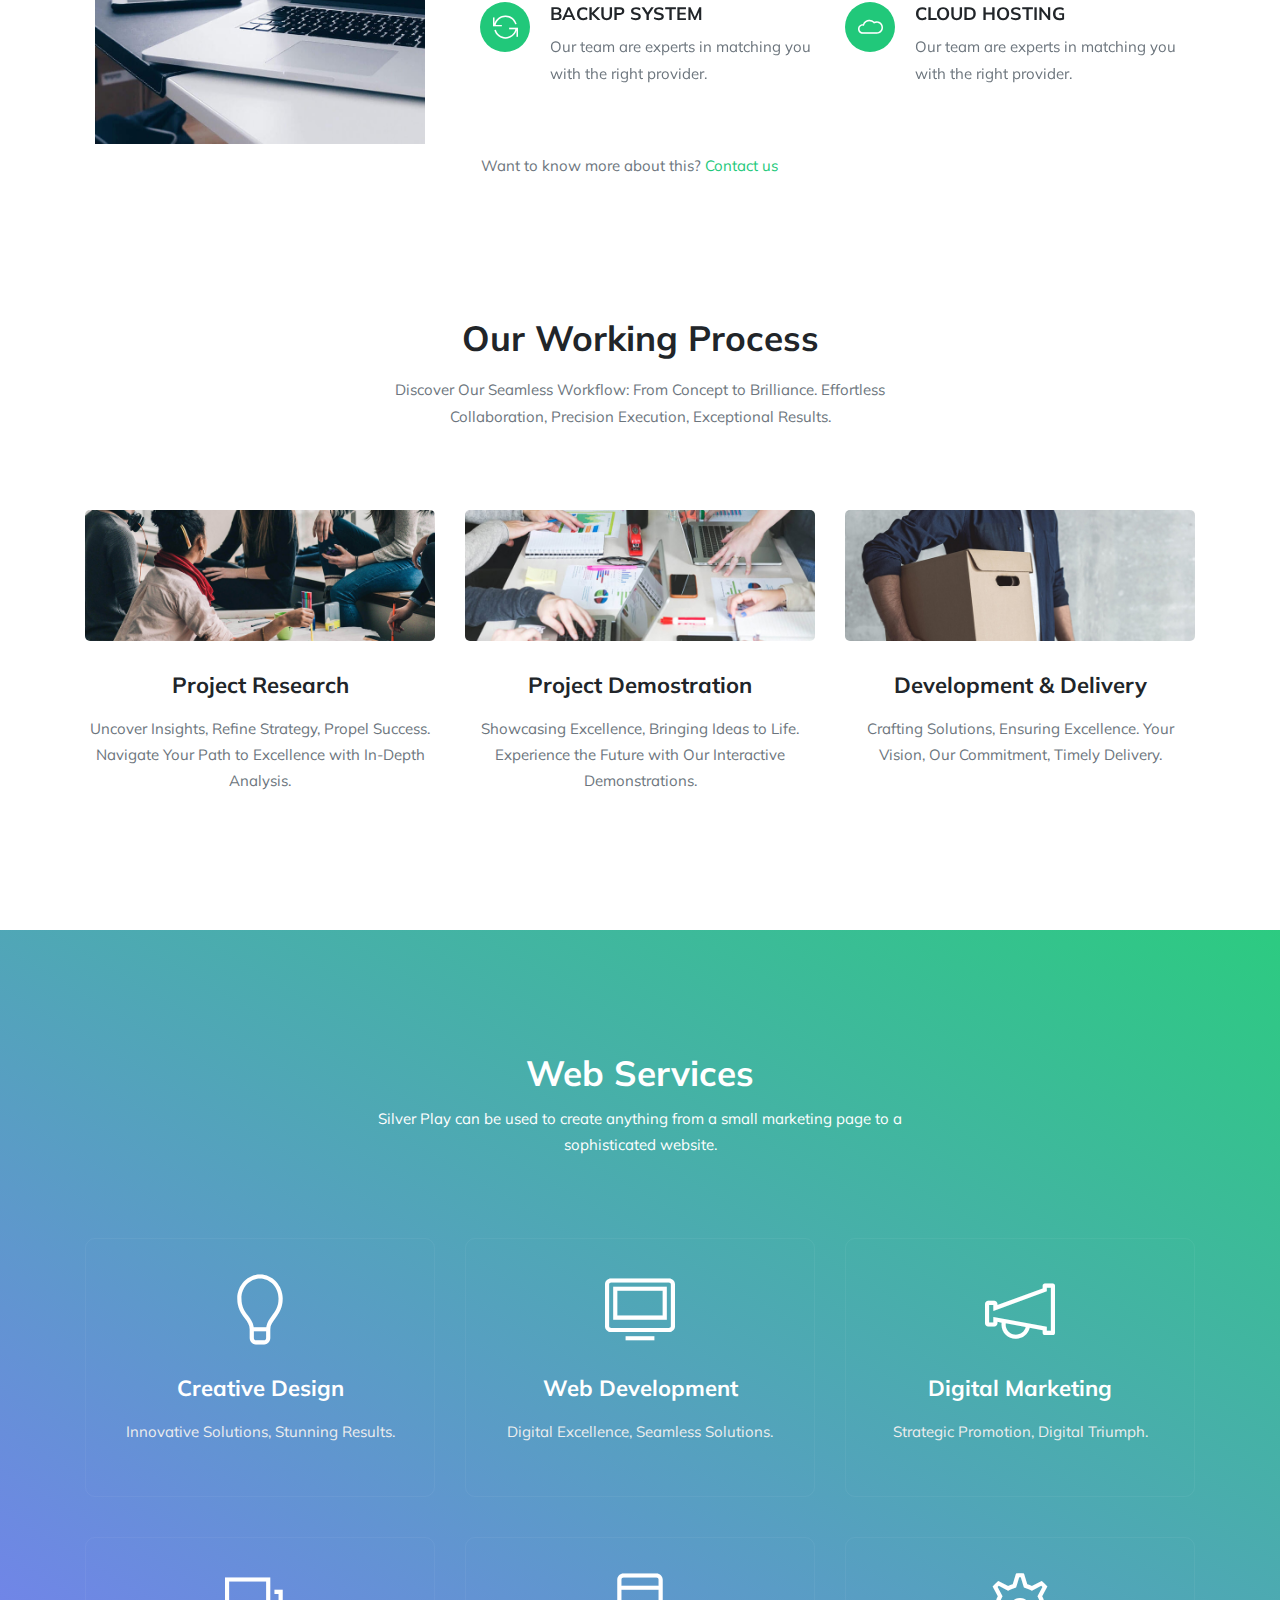
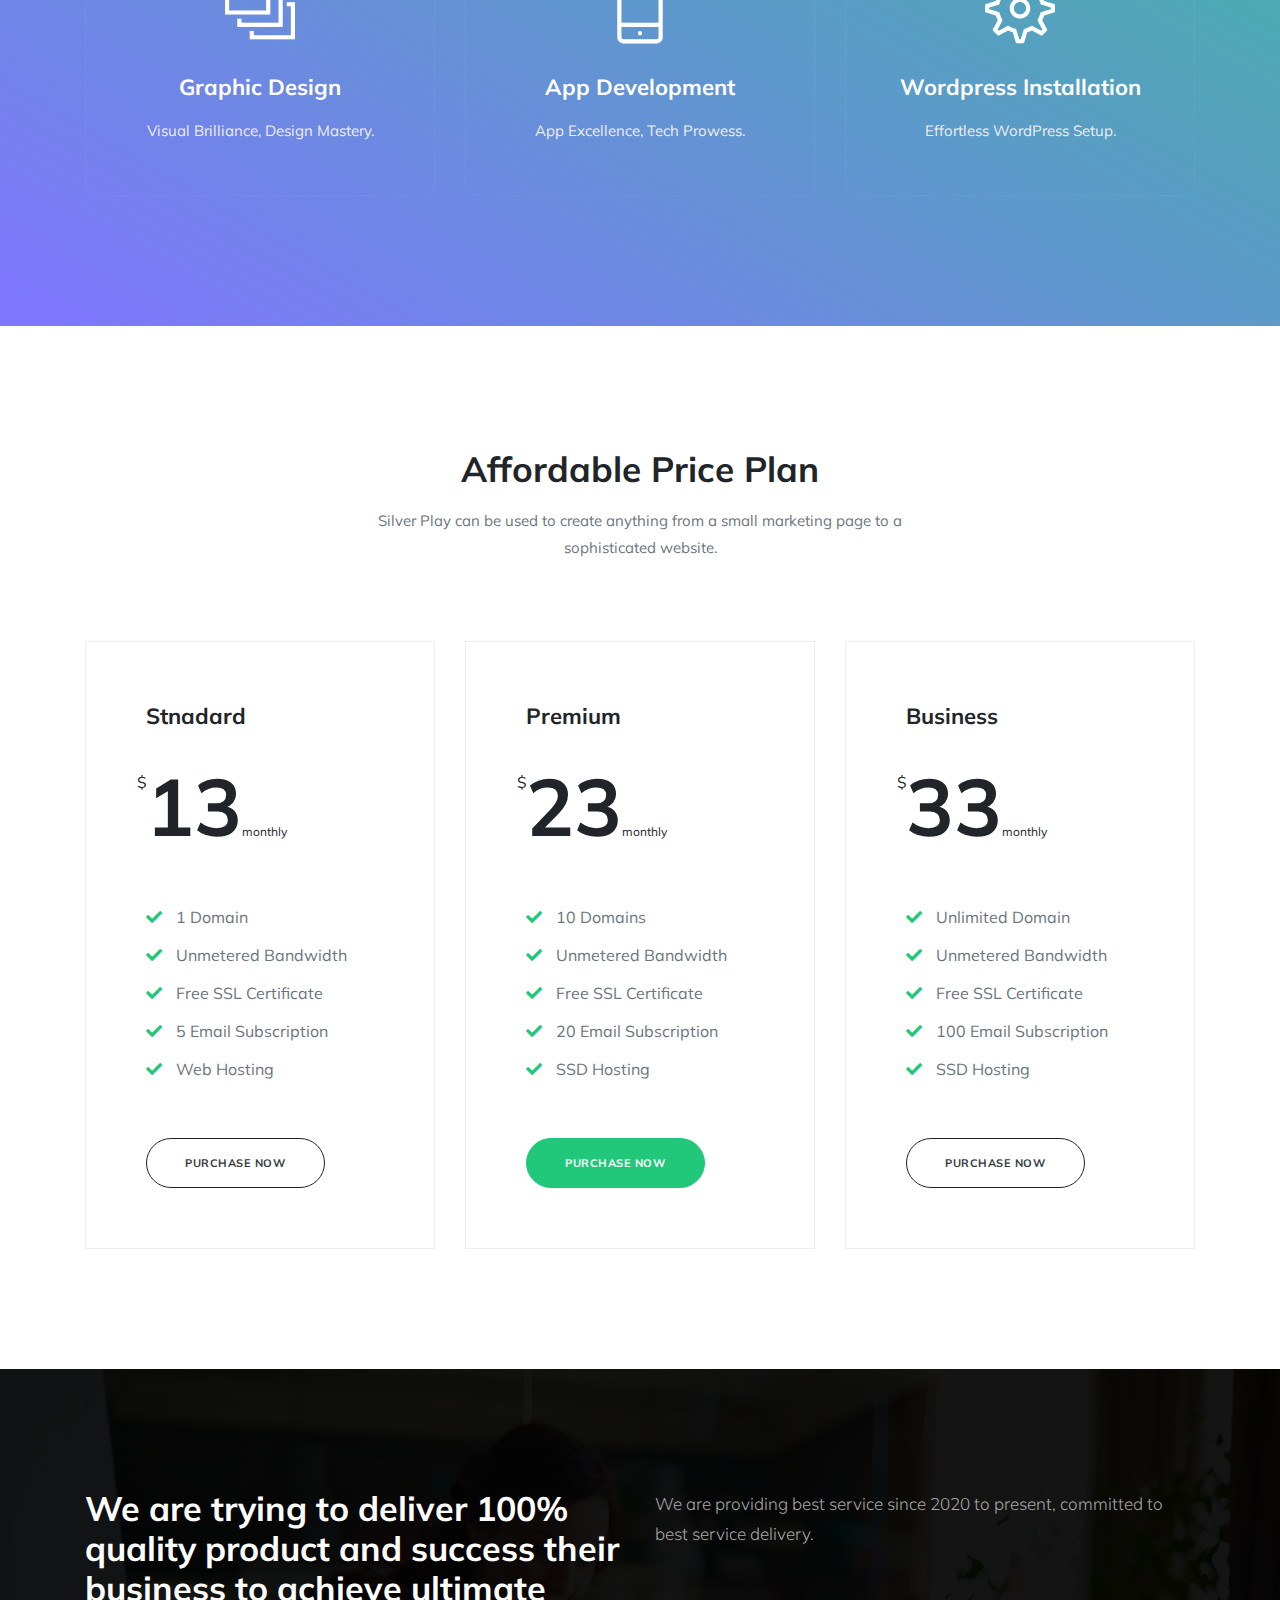
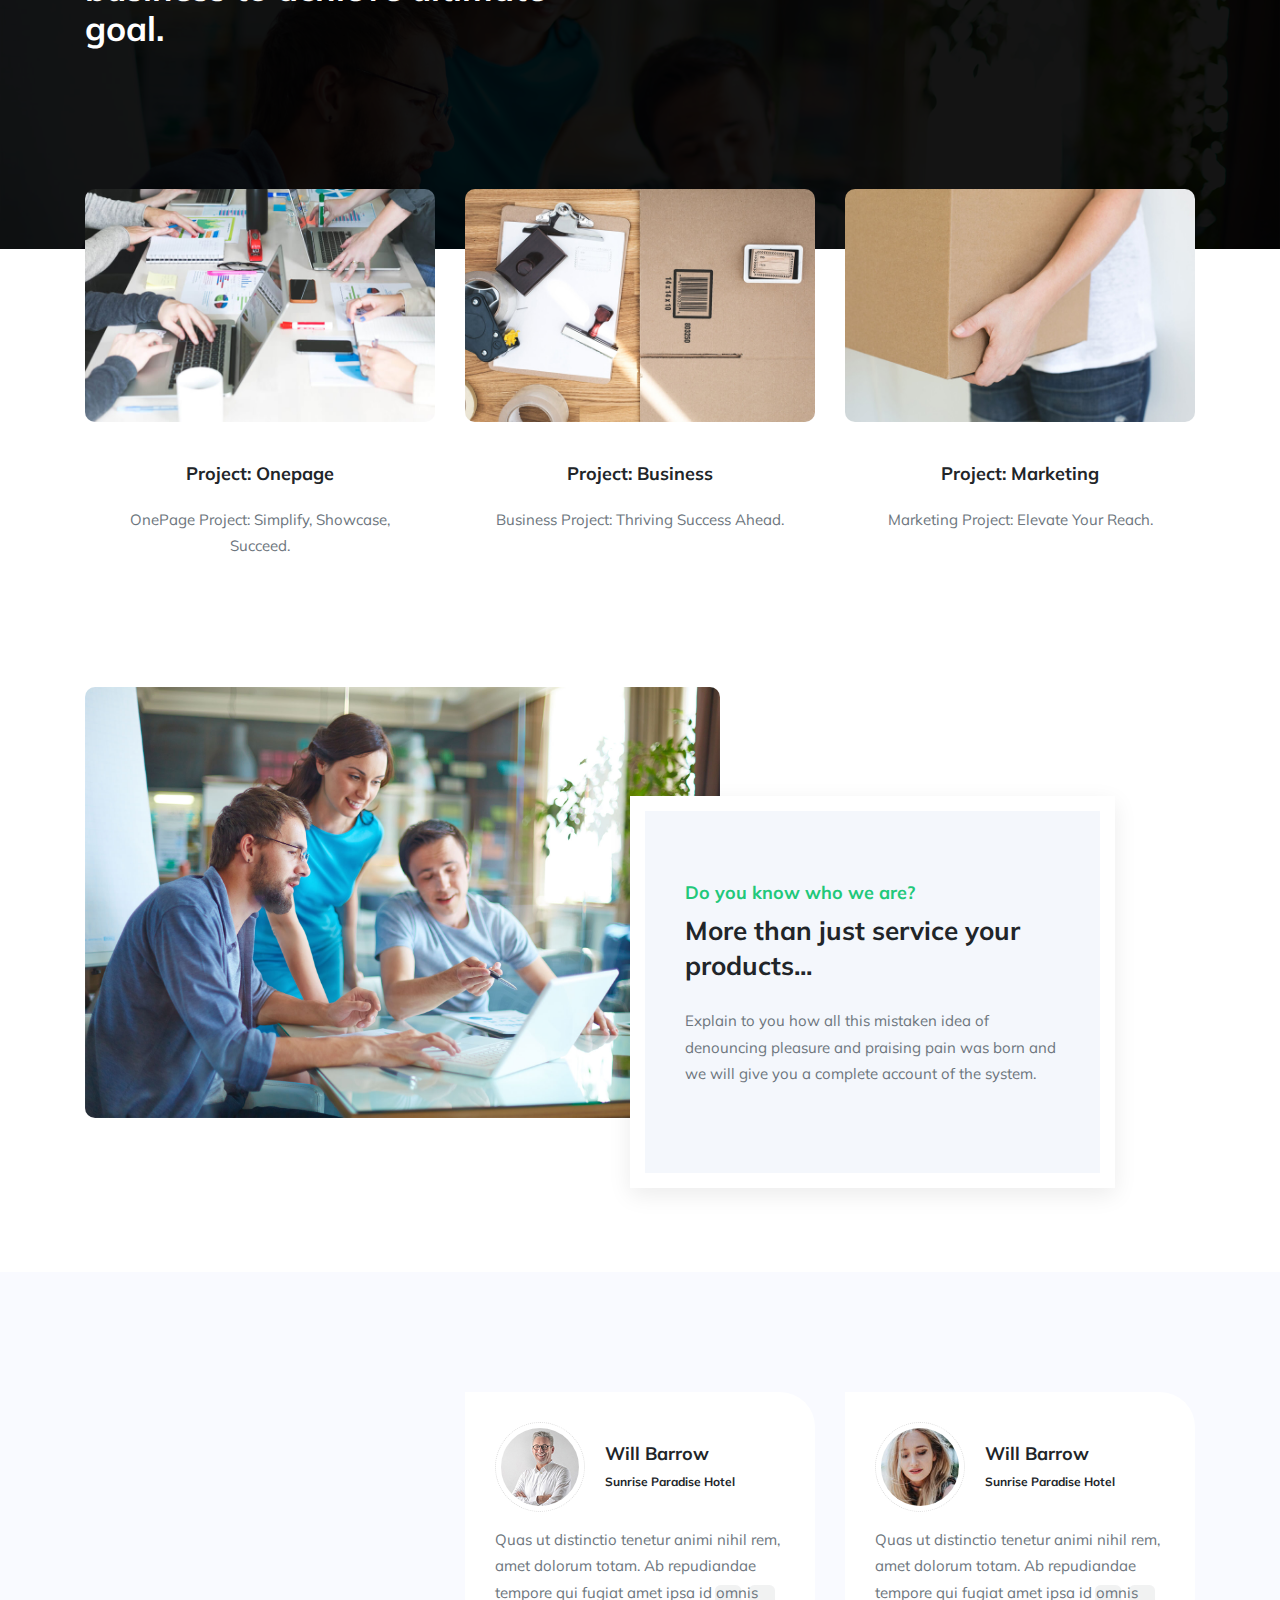
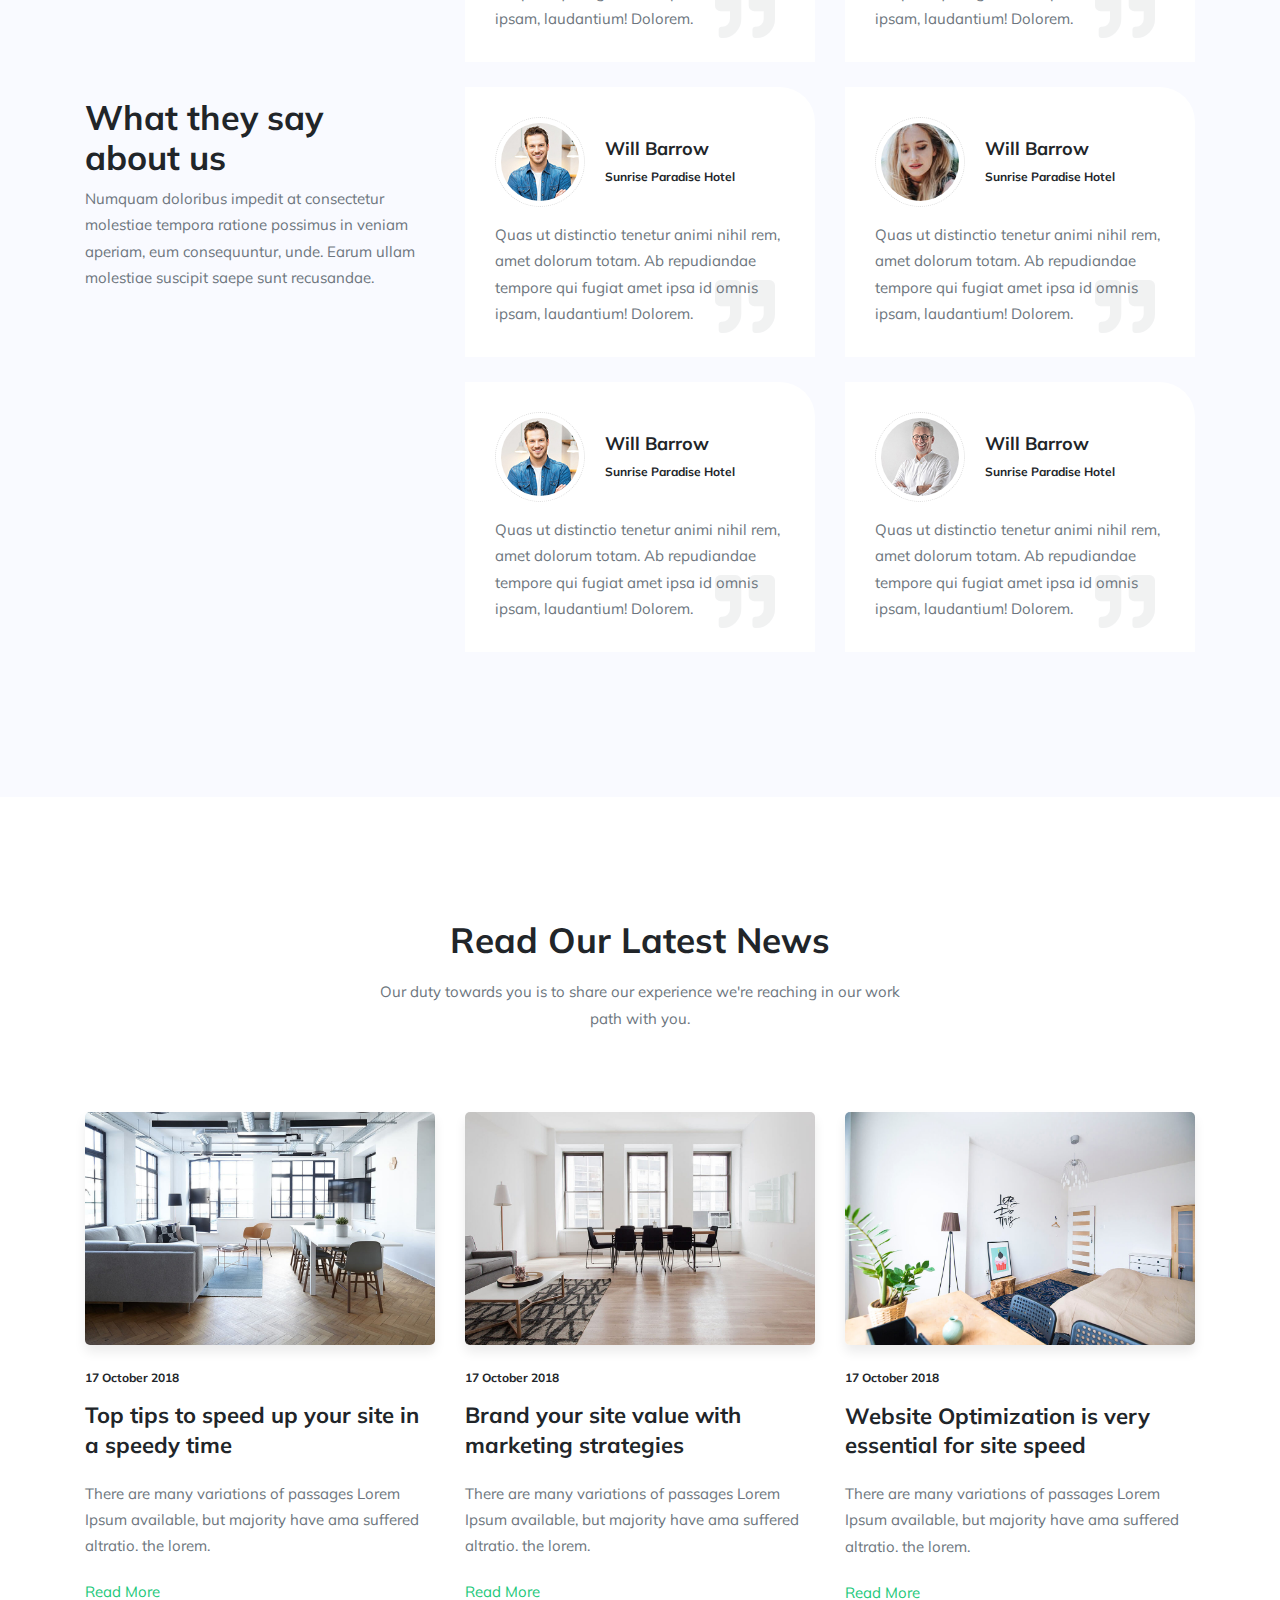
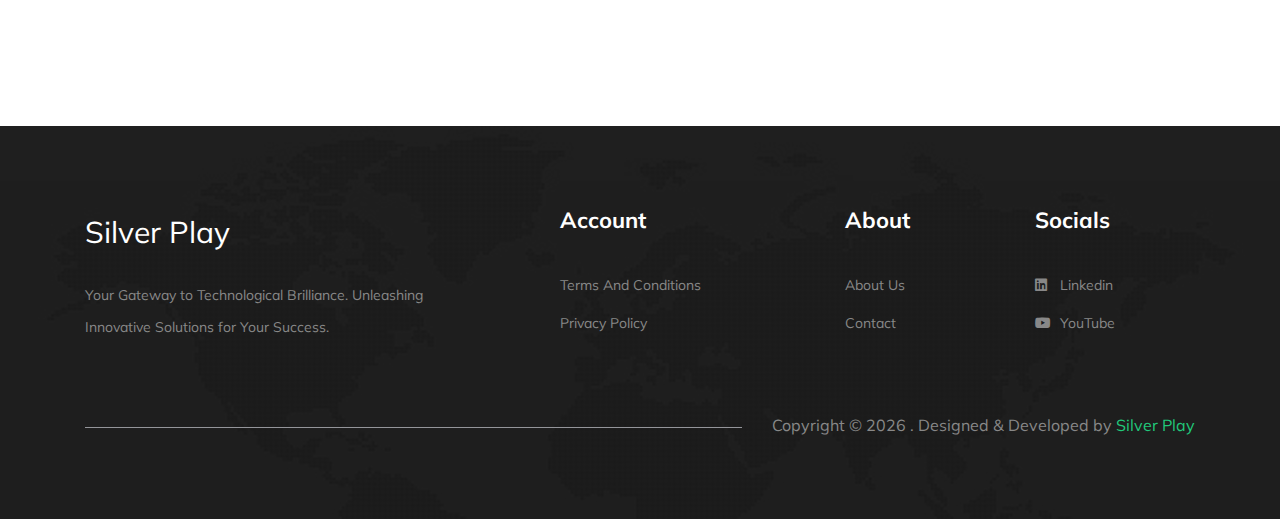
<file: theme/index-4.html>
<!DOCTYPE html>

<!--
 //
-->

<html lang="en">
  <head>
    <!-- Basic Page Needs
  ================================================== -->
    <meta charset="utf-8" />

    <!-- Mobile Specific Metas
  ================================================== -->
    <meta http-equiv="X-UA-Compatible" content="IE=edge" />
    <meta
      name="viewport"
      content="width=device-width, initial-scale=1.0, maximum-scale=5.0"
    />

    <title>Silver Play - IT solutions</title>
    <meta
      name="description"
      content="Empower your business with Silver Play IT Solutions. Transformative technology, tailored solutions, and unparalleled expertise for success."
    />

    <!-- bootstrap -->
    <link rel="stylesheet" href="plugins/bootstrap/bootstrap.min.css" />
    <!-- Animate -->
    <link rel="stylesheet" href="plugins/animate-css/animate.css" />
    <!-- Icon Font css -->
    <link rel="stylesheet" href="plugins/fontawesome/css/all.css" />
    <link rel="stylesheet" href="plugins/fonts/Pe-icon-7-stroke.css" />
    <!-- Themify icon Css -->
    <link rel="stylesheet" href="plugins/themify/css/themify-icons.css" />
    <!-- Slick Carousel CSS -->
    <link rel="stylesheet" href="plugins/slick-carousel/slick/slick.css" />
    <link
      rel="stylesheet"
      href="plugins/slick-carousel/slick/slick-theme.css"
    />

    <!-- Main Stylesheet -->
    <link rel="stylesheet" href="css/style.css" />

    <!--Favicon-->
    <link rel="icon" href="images/favicon.png" type="image/x-icon" />

    <!-- Google tag (gtag.js) -->
    <script
      async
      src="https://www.googletagmanager.com/gtag/js?id=G-2QT2XM09ES"
    ></script>
    <script>
      window.dataLayer = window.dataLayer || [];
      function gtag() {
        dataLayer.push(arguments);
      }
      gtag("js", new Date());

      gtag("config", "G-2QT2XM09ES");
    </script>

    <script
      async
      src="https://pagead2.googlesyndication.com/pagead/js/adsbygoogle.js?client=ca-pub-3453161114201416"
      crossorigin="anonymous"
    ></script>
  </head>
  <body id="top-header">


<!-- LOADER TEMPLATE -->
<div id="page-loader">
  <div class="loader-icon fa fa-spin colored-border"></div>
</div>
<!-- /LOADER TEMPLATE -->

<!-- NAVBAR
    ================================================= -->

<nav class="navbar navbar-expand-lg navbar-dark fixed-top site-navigation main-nav navbar-togglable trans-navigation">
  <div class="container">
    <a class="navbar-brand" href="index-4.html">
      <h3>Silver Play</h3>
    </a>
    <!-- Toggler -->
    <button class="navbar-toggler" type="button" data-toggle="collapse" data-target="#navbarCollapse"
      aria-controls="navbarCollapse" aria-expanded="false" aria-label="Toggle navigation">
      <span class="fa fa-bars"></span>
    </button>

    <!-- Collapse -->
    <div class="collapse navbar-collapse has-dropdown" id="navbarCollapse">
      <!-- Links -->
      <ul class="navbar-nav ">
        <li class="nav-item dropdown">
          <a class="nav-link dropdown-toggle" href="#!" id="navbarWelcome" role="button" data-toggle="dropdown"
            aria-haspopup="true" aria-expanded="false">
            Home
          </a>
          <ul class="dropdown-menu" aria-labelledby="navbarWelcome">
            <li><a class="dropdown-item" href="/">Home-1</a></li>
            <li><a class="dropdown-item" href="index-2.html">Home-2</a></li>
            <li><a class="dropdown-item" href="index-3.html">Home-3</a></li>
            <li><a class="dropdown-item" href="index-4.html">Home-4</a></li>

            <li class="dropdown dropdown-submenu dropright">
              <a class="dropdown-item dropdown-toggle" href="#!" id="dropdown0301" role="button"
                data-toggle="dropdown" aria-haspopup="true" aria-expanded="false">Sub Menu</a>

              <ul class="dropdown-menu" aria-labelledby="dropdown0301">
                <li><a class="dropdown-item" href="/">Submenu 01</a></li>
                <li><a class="dropdown-item" href="/">Submenu 02</a></li>
              </ul>
            </li>

            <li class="dropdown dropdown-submenu dropleft">
              <a class="dropdown-item dropdown-toggle" href="#!" id="dropdown0301" role="button"
                data-toggle="dropdown" aria-haspopup="true" aria-expanded="false">Sub Menu</a>

              <ul class="dropdown-menu" aria-labelledby="dropdown0301">
                <li><a class="dropdown-item" href="/">Submenu 01</a></li>
                <li><a class="dropdown-item" href="/">Submenu 02</a></li>
              </ul>
            </li>
          </ul>
        </li>
        <li class="nav-item ">
          <a href="about.html" class="nav-link js-scroll-trigger">
            About
          </a>
        </li>
        <li class="nav-item ">
          <a href="service.html" class="nav-link js-scroll-trigger">
            Services
          </a>
        </li>
        <li class="nav-item ">
          <a href="pricing.html" class="nav-link js-scroll-trigger">
            Pricing
          </a>
        </li>

        <li class="nav-item ">
          <a href="project.html" class="nav-link js-scroll-trigger">
            Projects
          </a>
        </li>

        <li class="nav-item ">
          <a href="contact.html" class="nav-link">
            Contact
          </a>
        </li>
      </ul>

      <ul class="ml-lg-auto list-unstyled m-0 nav-btn">
        <li><a href="contact.html" class="btn btn-trans-white btn-circled">Get a quote</a></li>
      </ul>
    </div> <!-- / .navbar-collapse -->
  </div> <!-- / .Container -->
</nav>

 <!-- HERO
    ================================================== -->
    <section class="banner-area py-5" id="banner-4">
       <div class="overlay feature-overlay"></div>
        <!-- Content -->
        <div class="container">
            <div class="row  align-items-center justify-content-center">
                <div class="col-md-12 col-lg-9">
                   <div class="banner-content2 text-center style-2">
                        <!-- Heading -->
                        <h1 class="display-4 mb-4 ">
                            Industry Leading Managed Services Solutions
                        </h1>

                        <!-- Subheading -->
                        <p class="lead mb-5 pr-0">
                            Pindom is set of landing and support pages aimed at helping companies promote new products and business launches.
                        </p>

                        <!-- Button -->
                        <p class="mb-0">
                            <a href="#!" target="_blank" class="btn btn-white btn-circled">
                                Purchase now
                            </a>
                        </p>
                    </div>
                </div>
            </div> <!-- / .row -->
        </div> <!-- / .container -->
    </section>


 <section class="section bg-grey" id="feature">
        <div class="container">
            <div class="row justy-content-center">
                <div class="col-lg-3 col-sm-6 col-md-6">
                    <div class="text-center feature-block">
                        <div class="img-icon-block mb-4">
                            <i class="ti-thumb-up"></i>
                        </div>
                        <h4 class="mb-2">The right advice</h4>
                        <p>Our team are experts in matching you with the right provider.</p>
                    </div>
                </div>

                <div class="col-lg-3 col-sm-6 col-md-6">
                    <div class="text-center feature-block">
                        <div class="img-icon-block mb-4">
                            <i class="ti-cup"></i>
                        </div>
                        <h4 class="mb-2">Recognised for excellence</h4>
                        <p>We've been awarded for our high rate of customer satisfaction.</p>
                    </div>
                </div>

                <div class="col-lg-3 col-sm-6 col-md-6">
                    <div class="text-center feature-block">
                        <div class="img-icon-block mb-4">
                            <i class="ti-wallet"></i>
                        </div>
                        <h4 class="mb-2">Compare the best</h4>
                        <p>We only compare market leaders with a reputation for service quality.</p>
                    </div>
                </div>

                <div class="col-lg-3 col-sm-6 col-md-6">
                    <div class="text-center feature-block">
                        <div class="img-icon-block mb-4">
                            <i class="ti-dashboard"></i>
                        </div>
                        <h4 class="mb-2">Premium Services</h4>
                        <p>We only compare market leaders with a reputation for service quality.</p>
                    </div>
                </div>
            </div>
        </div> <!-- / .container -->
    </section>


<section class="bg-grey" id="service">
        <div class="container">
            <div class="row ">
                <div class="col-lg-4">
                    <div class="service-img">
                        <img src="images/blog-lg.jpg" alt="" class="img-fluid">
                    </div>
                </div>

                <div class="col-lg-6 pl-4">
                    <div class="service-content">
                        <h1>Get a better deal and start saving money today</h1>
                        <p>We compare hundreds of leading products and plans across many categories to bring you the best value for money.</p>
                    </div>
                </div>
            </div>
        </div>
    </section>

    <section class="pt-5 service-wrap">
        <div class="container">
            <div class="row ">
                <div class="col-lg-8 offset-lg-4">
                    <div class="carousel slide " id="service-carousel" data-ride="carousel">
                        <div class="carousel-inner">
                            <div class="carousel-item active">
                                <div class="col-lg-12">
                                    <div class="row">
                                        <div class="col-lg-6">
                                            <div class="service-block media">
                                                <div class="service-icon">
                                                    <i class="ti-reload"></i>
                                                </div>
                                                <div class="service-inner-content media-body">
                                                    <h4>Backup System</h4>
                                                    <p>Our team are experts in matching you with the right provider.</p>
                                                </div>
                                            </div>
                                        </div>
                                        <div class="col-lg-6">
                                            <div class="service-block media">
                                                <div class="service-icon">
                                                    <i class="ti-cloud"></i>
                                                </div>
                                                <div class="service-inner-content media-body">
                                                    <h4>Cloud Hosting</h4>
                                                    <p>Our team are experts in matching you with the right provider.</p>
                                                </div>
                                            </div>
                                        </div>
                                    </div>
                                </div>
                            </div>

                            <div class="carousel-item">
                                <div class="col-lg-12">
                                    <div class="row">
                                        <div class="col-lg-6">
                                            <div class="service-block media">
                                                <div class="service-icon">
                                                    <i class="ti-world"></i>
                                                </div>
                                                <div class="service-inner-content media-body">
                                                    <h4>Web hosting</h4>
                                                    <p>Our team are experts in matching you with the right provider.</p>
                                                </div>
                                            </div>
                                        </div>
                                        <div class="col-lg-6">
                                            <div class="service-block media">
                                                <div class="service-icon">
                                                    <i class="ti-server"></i>
                                                </div>
                                                <div class="service-inner-content media-body">
                                                    <h4>Office Cloud</h4>
                                                    <p>Our team are experts in matching you with the right provider.</p>
                                                </div>
                                            </div>
                                        </div>
                                    </div>
                                </div>
                            </div>
                        </div>
                    </div>

                    <div class="row">
                        <div class="col-lg-12">
                            <p class="pl-3">Want to know more about this? <a href="#!">Contact us</a></p>
                        </div>
                    </div>
                </div>
            </div>
        </div>
    </section>
<section class="section" id="process">
  <div class="container">
    <div class="row justify-content-center">
      <div class="col-md-8 col-lg-6 text-center">
        <div class="section-heading">
          <!-- Heading -->
          <h2 class="section-title">Our Working process</h2>

          <!-- Subheading -->
          <p>
            Discover Our Seamless Workflow: From Concept to Brilliance.
            Effortless Collaboration, Precision Execution, Exceptional Results.
          </p>
        </div>
      </div>
    </div>
    <!-- / .row -->

    <div class="row justify-content-center">
      <div class="col-lg-4 col-sm-6 col-md-6">
        <div class="process-block">
          <img src="images/process/process-1.jpg" alt="" class="img-fluid" />

          <h3>Project Research</h3>
          <p>
            Uncover Insights, Refine Strategy, Propel Success. Navigate Your
            Path to Excellence with In-Depth Analysis.
          </p>
        </div>
      </div>
      <div class="col-lg-4 col-sm-6 col-md-6">
        <div class="process-block">
          <img src="images/process/process-2.jpg" alt="" class="img-fluid" />

          <h3>Project Demostration</h3>
          <p>
            Showcasing Excellence, Bringing Ideas to Life. Experience the Future
            with Our Interactive Demonstrations.
          </p>
        </div>
      </div>
      <div class="col-lg-4 col-sm-6 col-md-6">
        <div class="process-block">
          <img src="images/process/process-3.jpg" alt="" class="img-fluid" />

          <h3>Development & Delivery</h3>
          <p>
            Crafting Solutions, Ensuring Excellence. Your Vision, Our
            Commitment, Timely Delivery.
          </p>
        </div>
      </div>
    </div>
  </div>
</section>


<section class="section" id="services-2">
  <div class="container">
    <div class="row justify-content-center">
      <div class="col-md-8 col-lg-6 text-center">
        <div class="section-heading">
          <!-- Heading -->
          <h2 class="section-title mb-2 text-white">Web Services</h2>

          <!-- Subheading -->
          <p class="mb-5 text-white">
            Silver Play can be used to create anything from a small marketing
            page to a sophisticated website.
          </p>
        </div>
      </div>
    </div>
    <!-- / .row -->

    <div class="row">
      <div class="col-lg-4 col-sm-6 col-md-6 mb-30">
        <div class="web-service-block">
          <i class="ti-light-bulb"></i>
          <h3>Creative Design</h3>
          <p>Innovative Solutions, Stunning Results.</p>
        </div>
      </div>
      <div class="col-lg-4 col-sm-6 col-md-6 mb-30">
        <div class="web-service-block">
          <i class="ti-desktop"></i>
          <h3>Web Development</h3>
          <p>Digital Excellence, Seamless Solutions.</p>
        </div>
      </div>
      <div class="col-lg-4 col-sm-6 col-md-6 mb-30">
        <div class="web-service-block">
          <i class="ti-announcement"></i>
          <h3>Digital Marketing</h3>
          <p>Strategic Promotion, Digital Triumph.</p>
        </div>
      </div>

      <div class="col-lg-4 col-sm-6 col-md-6">
        <div class="web-service-block">
          <i class="ti-layers-alt"></i>
          <h3>Graphic Design</h3>
          <p>Visual Brilliance, Design Mastery.</p>
        </div>
      </div>
      <div class="col-lg-4 col-sm-6 col-md-6">
        <div class="web-service-block">
          <i class="ti-mobile"></i>
          <h3>App Development</h3>
          <p>App Excellence, Tech Prowess.</p>
        </div>
      </div>
      <div class="col-lg-4 col-sm-6 col-md-6">
        <div class="web-service-block">
          <i class="ti-settings"></i>
          <h3>Wordpress Installation</h3>
          <p>Effortless WordPress Setup.</p>
        </div>
      </div>
    </div>
  </div>
</section>

    <section class="section" id="pricing">
      <!-- Content -->
      <div class="container">
        <div class="row justify-content-center">
          <div class="col-md-8 col-lg-6 text-center">
            <div class="section-heading">
              <!-- Heading -->
              <h2 class="section-title">Affordable Price Plan</h2>

              <!-- Subheading -->
              <p>
                Silver Play can be used to create anything from a small
                marketing page to a sophisticated website.
              </p>
            </div>
          </div>
        </div>
        <!-- / .row -->

        <div class="row justify-content-center">
          <div class="col-lg-4 col-sm-6 col-md-6">
            <div class="pricing-box">
              <h3>Stnadard</h3>
              <div class="price-block">
                <h2><small>$</small>13<span>monthly</span></h2>
              </div>

              <ul class="price-features list-unstyled">
                <li>1 Domain</li>
                <li>Unmetered Bandwidth</li>
                <li>Free SSL Certificate</li>
                <li>5 Email Subscription</li>
                <li>Web Hosting</li>
              </ul>

              <a href="/contact.html" class="btn btn-outline-dark btn-circled"
                >Purchase Now</a
              >
            </div>
          </div>
          <div class="col-lg-4 col-sm-6 col-md-6">
            <div class="pricing-box">
              <h3>Premium</h3>
              <div class="price-block">
                <h2><small>$</small>23<span>monthly</span></h2>
              </div>

              <ul class="price-features list-unstyled">
                <li>10 Domains</li>
                <li>Unmetered Bandwidth</li>
                <li>Free SSL Certificate</li>
                <li>20 Email Subscription</li>
                <li>SSD Hosting</li>
              </ul>

              <a href="/contact.html" class="btn btn-primary btn-circled"
                >Purchase Now</a
              >
            </div>
          </div>
          <div class="col-lg-4 col-sm-8 col-md-6">
            <div class="pricing-box">
              <h3>Business</h3>
              <div class="price-block">
                <h2><small>$</small>33<span>monthly</span></h2>
              </div>

              <ul class="price-features list-unstyled">
                <li>Unlimited Domain</li>
                <li>Unmetered Bandwidth</li>
                <li>Free SSL Certificate</li>
                <li>100 Email Subscription</li>
                <li>SSD Hosting</li>
              </ul>

              <a href="/contact.html" class="btn btn-outline-dark btn-circled"
                >Purchase Now</a
              >
            </div>
          </div>
        </div>
      </div>
    </section>

<section class="section" id="projects-wrap">
  <div class="overlay"></div>
  <div class="container">
    <div class="row">
      <div class="col-lg-6">
        <div class="section-heading">
          <h1 class="text-white">
            We are trying to deliver 100% quality product and success their
            business to achieve ultimate goal.
          </h1>
        </div>
      </div>
      <div class="col-lg-6">
        <p class="lead text-white">
          We are providing best service since 2020 to present, committed to
          best service delivery.
        </p>
      </div>
    </div>
  </div>
</section>

<section id="projects" class="section-bottom">
  <div class="container">
    <div class="row justify-content-center">
      <div class="col-lg-4 col-md-6 col-sm-6 mb-5">
        <div class="single-project">
          <img src="images/projects/p-1.jpg" alt="" class="img-fluid" />
          <div class="project-content">
            <h4>Project: onepage</h4>
            <p>OnePage Project: Simplify, Showcase, Succeed.</p>
          </div>
        </div>
      </div>
      <div class="col-lg-4 col-md-6 col-sm-6 mb-5">
        <div class="single-project">
          <img src="images/projects/p-4.jpg" alt="" class="img-fluid" />
          <div class="project-content">
            <h4>Project: business</h4>
            <p>Business Project: Thriving Success Ahead.</p>
          </div>
        </div>
      </div>
      <div class="col-lg-4 col-md-6 col-sm-8">
        <div class="single-project">
          <img src="images/projects/p-3.jpg" alt="" class="img-fluid" />
          <div class="project-content">
            <h4>Project: Marketing</h4>
            <p>Marketing Project: Elevate Your Reach.</p>
          </div>
        </div>
      </div>
    </div>

    <div class="row py-4">
      <div class="col-lg-7 col-md-12 col-sm-12">
        <div class="single-project">
          <img src="images/bg/banner_bg.jpg" alt="" class="img-fluid" />
        </div>
      </div>
      <div class="col-lg-4 col-md-12 col-sm-12">
        <div class="project-content-block">
          <h4>Do you know who we are?</h4>
          <h2>More than just service your products...</h2>
          <p>
            Explain to you how all this mistaken idea of denouncing pleasure and
            praising pain was born and we will give you a complete account of
            the system.
          </p>
        </div>
      </div>
    </div>
  </div>
</section>


<section class="section" id="section-testimonial">
        <div class="container">
           <div class="row align-items-center">
                <div class="col-lg-4 col-sm-12 col-md-12">
                    <div class="section-heading testimonial-heading">
                        <h1>What they say <br>about us</h1>
                        <p>Numquam doloribus impedit at consectetur molestiae tempora ratione possimus in veniam aperiam, eum consequuntur, unde. Earum ullam molestiae suscipit saepe sunt recusandae.</p>
                    </div>
                </div>
                <div class="col-lg-8 col-sm-12 col-md-12">
                    <div class="row">
                        <div class="col-lg-6">
                            <div class="test-inner ">
                               <div class="test-author-thumb d-flex">
                                   <img src="images/client/test-1.jpg" alt="Testimonial author" class="img-fluid">
                                   <div class="test-author-info">
                                       <h4>Will Barrow</h4>
                                       <h6>Sunrise Paradise Hotel</h6>
                                   </div>
                               </div>

                                Quas ut distinctio tenetur animi nihil rem, amet dolorum totam. Ab repudiandae tempore qui fugiat amet ipsa id omnis ipsam, laudantium! Dolorem.

                                <i class="fa fa-quote-right"></i>
                            </div>
                        </div>
                        <div class="col-lg-6">
                            <div class="test-inner ">
                               <div class="test-author-thumb d-flex">
                                   <img src="images/client/test-2.jpg" alt="Testimonial author" class="img-fluid">
                                   <div class="test-author-info">
                                       <h4>Will Barrow</h4>
                                       <h6>Sunrise Paradise Hotel</h6>
                                   </div>
                               </div>

                                Quas ut distinctio tenetur animi nihil rem, amet dolorum totam. Ab repudiandae tempore qui fugiat amet ipsa id omnis ipsam, laudantium! Dolorem.

                                <i class="fa fa-quote-right"></i>
                            </div>
                        </div>
                    </div>
                    
                     <div class="row">
                        <div class="col-lg-6">
                            <div class="test-inner ">
                               <div class="test-author-thumb d-flex">
                                   <img src="images/client/test-3.jpg" alt="Testimonial author" class="img-fluid">
                                   <div class="test-author-info">
                                       <h4>Will Barrow</h4>
                                       <h6>Sunrise Paradise Hotel</h6>
                                   </div>
                               </div>

                                Quas ut distinctio tenetur animi nihil rem, amet dolorum totam. Ab repudiandae tempore qui fugiat amet ipsa id omnis ipsam, laudantium! Dolorem.

                                <i class="fa fa-quote-right"></i>
                            </div>
                        </div>
                        <div class="col-lg-6">
                            <div class="test-inner ">
                               <div class="test-author-thumb d-flex">
                                   <img src="images/client/test-4.jpg" alt="Testimonial author" class="img-fluid">
                                   <div class="test-author-info">
                                       <h4>Will Barrow</h4>
                                       <h6>Sunrise Paradise Hotel</h6>
                                   </div>
                               </div>

                                Quas ut distinctio tenetur animi nihil rem, amet dolorum totam. Ab repudiandae tempore qui fugiat amet ipsa id omnis ipsam, laudantium! Dolorem.

                                <i class="fa fa-quote-right"></i>
                            </div>
                        </div>
                    </div>
                    
                     <div class="row">
                        <div class="col-lg-6">
                            <div class="test-inner">
                               <div class="test-author-thumb d-flex">
                                   <img src="images/client/test-5.jpg" alt="Testimonial author" class="img-fluid">
                                   <div class="test-author-info">
                                       <h4>Will Barrow</h4>
                                       <h6>Sunrise Paradise Hotel</h6>
                                   </div>
                               </div>

                                Quas ut distinctio tenetur animi nihil rem, amet dolorum totam. Ab repudiandae tempore qui fugiat amet ipsa id omnis ipsam, laudantium! Dolorem.

                                <i class="fa fa-quote-right"></i>
                            </div>
                        </div>
                        
                        <div class="col-lg-6">
                            <div class="test-inner">
                               <div class="test-author-thumb d-flex">
                                   <img src="images/client/test-6.jpg" alt="Testimonial author" class="img-fluid">
                                   <div class="test-author-info">
                                       <h4>Will Barrow</h4>
                                       <h6>Sunrise Paradise Hotel</h6>
                                   </div>
                               </div>

                                Quas ut distinctio tenetur animi nihil rem, amet dolorum totam. Ab repudiandae tempore qui fugiat amet ipsa id omnis ipsam, laudantium! Dolorem.

                                <i class="fa fa-quote-right"></i>
                            </div>
                        </div>
                    </div>
                </div>
            </div>
        </div>
    </section>
 <section class="section" id="blog">
        <div class="container">
            <div class="row justify-content-center">
                <div class="col-md-8 col-lg-6 text-center">
                    <div class="section-heading">
                        <!-- Heading -->
                        <h2 class="section-title">
                            Read our latest news
                        </h2>

                        <!-- Subheading -->
                        <p>
                            Our duty towards you is to share our experience we're reaching in our work path with you.
                        </p>
                    </div>
                </div>
            </div> <!-- / .row -->

            <div class="row justify-content-center">
                <div class="col-lg-4 col-md-6">
                    <div class="blog-box">
                        <div class="blog-img-box">
                            <img src="images/blog/blog-1.jpg" alt="" class="img-fluid blog-img">
                        </div>
                        <div class="single-blog">
                            <div class="blog-content">
                                <h6> 17 October 2018</h6>
                                <a href="#!">
                                    <h3 class="card-title">Top tips to speed up your site in a speedy time</h3>
                                </a>
                                <p>There are many variations of passages Lorem Ipsum available, but majority have ama suffered altratio. the lorem.</p>
                                <a href="#!" class="read-more">Read More</a>
                            </div>
                        </div>
                    </div>
                </div>

                <div class="col-lg-4 col-md-6">
                    <div class="blog-box">
                        <div class="blog-img-box">
                            <img src="images/blog/blog-2.jpg" alt="" class="img-fluid blog-img">
                        </div>
                        <div class="single-blog">
                            <div class="blog-content">
                                <h6> 17 October 2018</h6>
                                <a href="#!">
                                    <h3 class="card-title">Brand your site value with marketing strategies</h3>
                                </a>

                                <p>There are many variations of passages Lorem Ipsum available, but majority have ama suffered altratio. the lorem.</p>
                                 <a href="#!" class="read-more">Read More</a>
                            </div>
                        </div>
                    </div>
                </div>

                <div class="col-lg-4 col-md-8">
                    <div class="blog-box">
                        <div class="blog-img-box">
                            <img src="images/blog/blog-3.jpg" alt="" class="img-fluid blog-img">
                        </div>
                        <div class="single-blog">
                            <div class="blog-content">
                                <h6> 17 October 2018</h6>
                                <a href="#!">
                                    <h3 class="card-title">Website Optimization is very essential for site speed</h3>
                                </a>
                                <p>There are many variations of passages Lorem Ipsum available, but majority have ama suffered altratio. the lorem.</p>
                                 <a href="#!" class="read-more">Read More</a>
                            </div>
                        </div>
                    </div>
                </div>
            </div>
        </div>
    </section>

<footer class="section" id="footer">
  <div class="overlay footer-overlay"></div>
  <!--Content -->
  <div class="container">
    <div class="row justify-content-start">
      <div class="col-lg-4 col-sm-12">
        <div class="footer-widget">
          <!-- Brand -->
          <a href="/" class="footer-brand text-white"> Silver Play </a>
          <p>
            Your Gateway to Technological Brilliance. Unleashing Innovative
            Solutions for Your Success.
          </p>
        </div>
      </div>

      <div class="col-lg-3 ml-lg-auto col-sm-12">
        <div class="footer-widget">
          <h3>Account</h3>
          <!-- Links -->
          <ul class="footer-links">
            <li>
              <a href="#!"> Terms and conditions </a>
            </li>
            <li>
              <a href="#!"> Privacy policy </a>
            </li>
            <!-- 
                <li>
                  <a href="#!"> Affiliate services </a>
                </li>
                <li>
                  <a href="#!"> Help and support </a>
                </li>
                <li>
                  <a href="#!"> Frequently Asked Question </a>
                </li>
                 -->
          </ul>
        </div>
      </div>

      <div class="col-lg-2 col-sm-6">
        <div class="footer-widget">
          <h3>About</h3>
          <!-- Links -->
          <ul class="footer-links">
            <li>
              <a href="about.html"> About Us </a>
            </li>
            <!-- 
                <li>
                  <a href="service.html"> Services </a>
                </li>
                <li>
                  <a href="pricing.html"> Pricing </a>
                </li>
                <li>
                  <a href="project.html"> Recent Projects </a>
                </li>
 -->
            <li>
              <a href="contact.html"> Contact </a>
            </li>
          </ul>
        </div>
      </div>

      <div class="col-lg-2 col-sm-6">
        <div class="footer-widget">
          <h3>Socials</h3>
          <!-- Links -->
          <ul class="list-unstyled footer-links">
            <!-- 
            <li>
              <a href="https://www.facebook.com/themefisher"
                ><i class="fab fa-facebook-f"></i>Facebook</a
              >
            </li>
            <li>
              <a href="https://www.twitter.com/themefisher"
                ><i class="fab fa-twitter"></i>Twitter
              </a>
            </li>
            <li>
              <a href="https://www.pinterest.com/themefisher/"
                ><i class="fab fa-pinterest-p"></i>Pinterest
              </a>
            </li>
             -->
            <li>
              <a href="https://www.linkedin.com/company/silver-play"
                ><i class="fab fa-linkedin"></i>linkedin
              </a>
            </li>
            <li>
              <a href="https://www.youtube.com/@Silver-Play-Solutions"
                ><i class="fab fa-youtube"></i>YouTube
              </a>
            </li>
          </ul>
        </div>
      </div>
    </div>
    <!-- / .row -->

    <div class="row text-right pt-5">
      <div class="col-lg-12">
        <div class="overflow-hidden">
          <!-- Copyright -->
          <p class="footer-copy">
            Copyright &copy;
            <script>
              var CurrentYear = new Date().getFullYear();
              document.write(CurrentYear);
            </script>
            . Designed &amp; Developed by
            <a class="current-year" href="/">Silver Play</a>
          </p>
        </div>
      </div>
    </div>
    <!-- / .row -->
  </div>
  <!-- / .container -->
</footer>

<!--  Page Scroll to Top  -->

<a
  id="scroll-to-top"
  class="scroll-to-top js-scroll-trigger"
  href="#top-header"
>
  <i class="fa fa-angle-up"></i>
</a>


  <!-- 
  Essential Scripts
  =====================================-->
  <!-- jQuery -->
  <script src="plugins/jquery/jquery.min.js"></script>
  <!-- Bootstrap -->
  <script src="plugins/bootstrap/bootstrap.min.js"></script>
  <!-- Slick Slider -->
  <script src="plugins/slick-carousel/slick/slick.min.js"></script>
  <!-- Google Map -->
  <!-- <script src="https://maps.googleapis.com/maps/api/js?key=AIzaSyCcABaamniA6OL5YvYSpB3pFMNrXwXnLwU"></script> -->
  <!-- <script src="plugins/google-map/gmap.js"></script> -->

  <script src="js/script.js"></script>

</body>
</html>
</file>
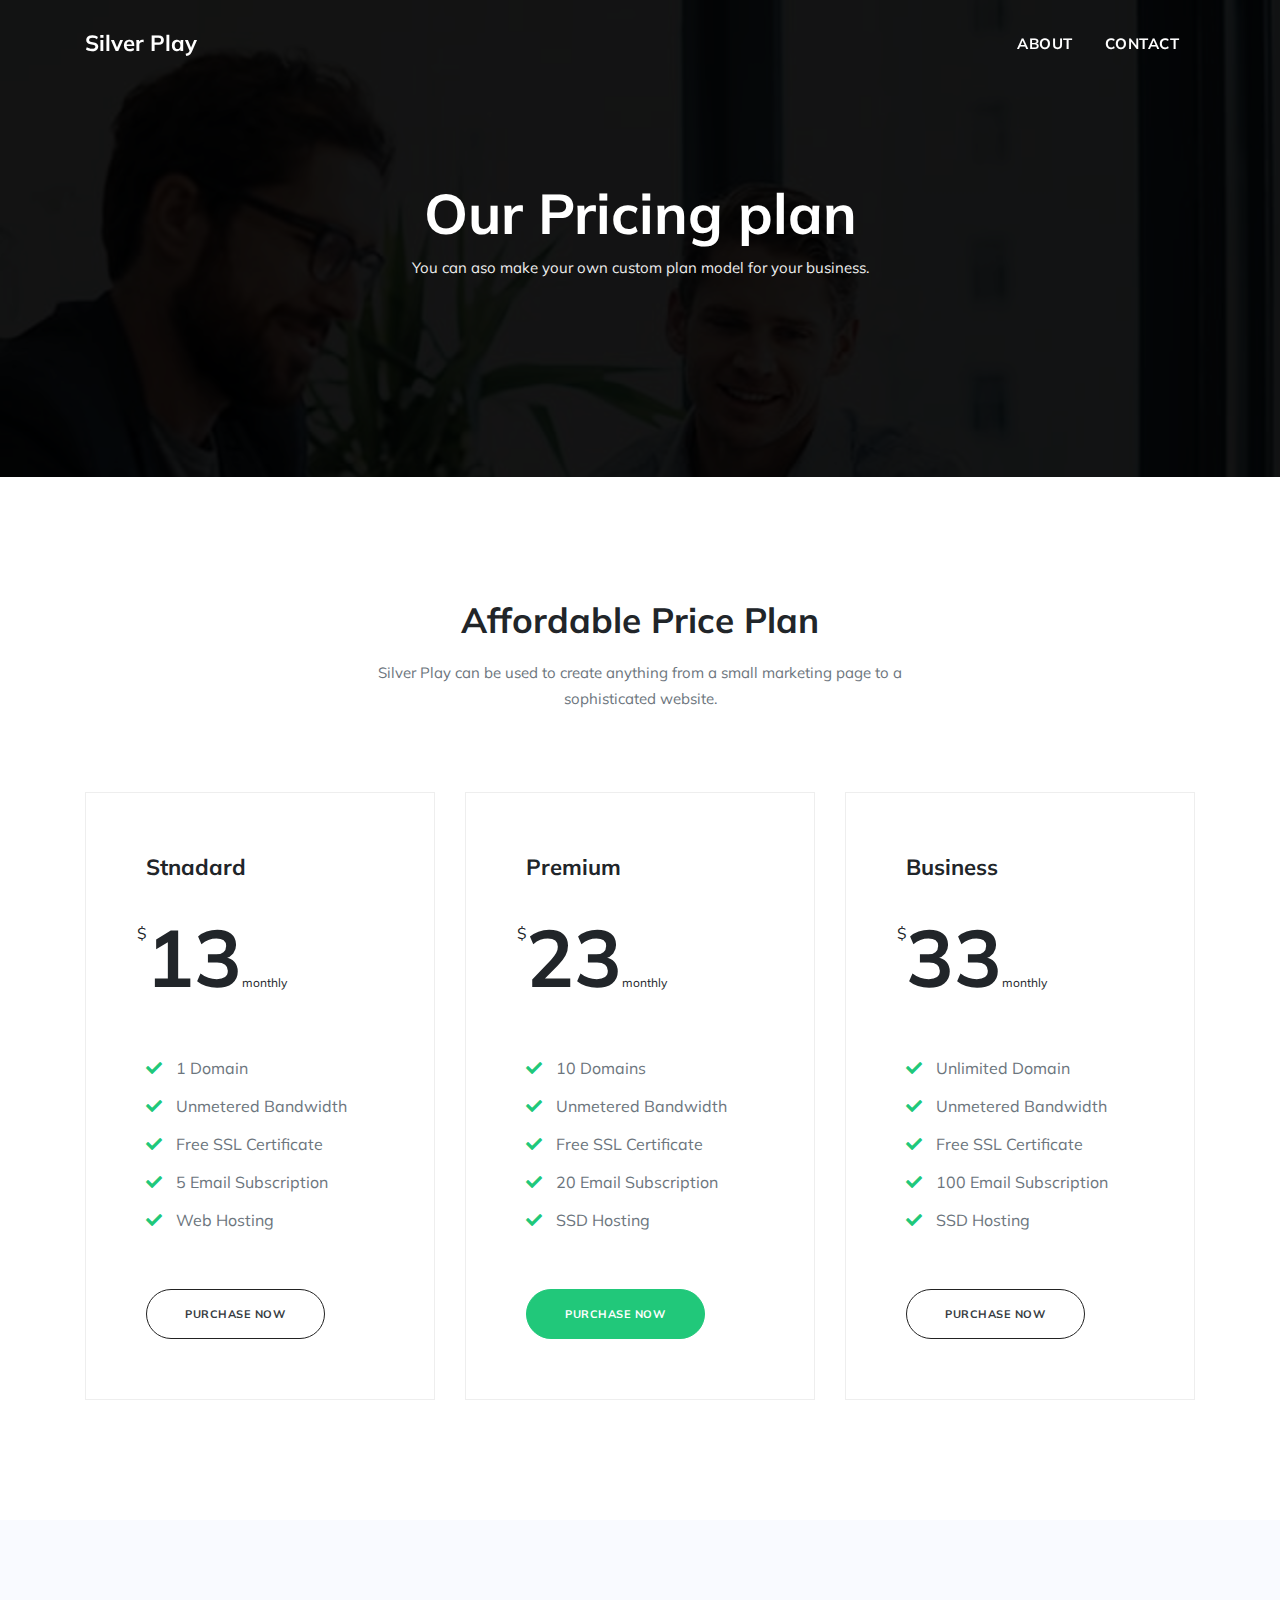
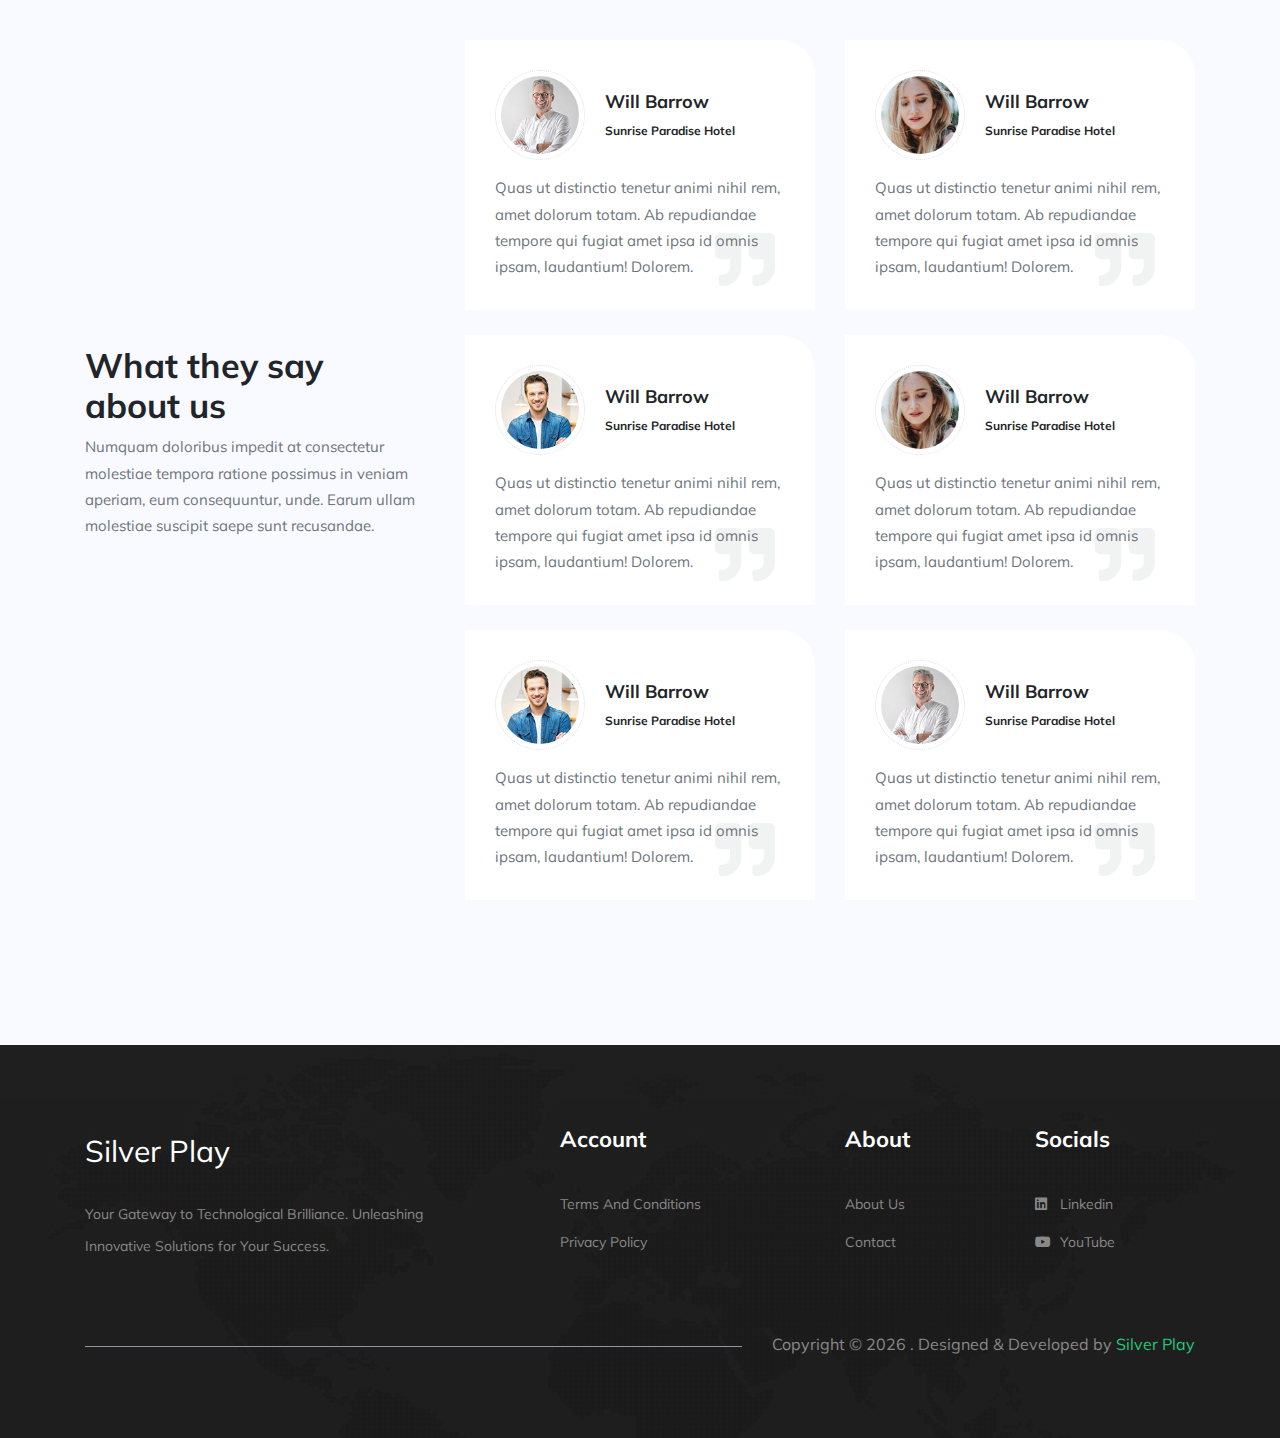
<file: theme/pricing.html>
<!DOCTYPE html>

<!--
 //
-->

<html lang="en">
  <head>
    <!-- Basic Page Needs
  ================================================== -->
    <meta charset="utf-8" />

    <!-- Mobile Specific Metas
  ================================================== -->
    <meta http-equiv="X-UA-Compatible" content="IE=edge" />
    <meta
      name="viewport"
      content="width=device-width, initial-scale=1.0, maximum-scale=5.0"
    />

    <title>Silver Play - IT solutions</title>
    <meta
      name="description"
      content="Empower your business with Silver Play IT Solutions. Transformative technology, tailored solutions, and unparalleled expertise for success."
    />

    <!-- bootstrap -->
    <link rel="stylesheet" href="plugins/bootstrap/bootstrap.min.css" />
    <!-- Animate -->
    <link rel="stylesheet" href="plugins/animate-css/animate.css" />
    <!-- Icon Font css -->
    <link rel="stylesheet" href="plugins/fontawesome/css/all.css" />
    <link rel="stylesheet" href="plugins/fonts/Pe-icon-7-stroke.css" />
    <!-- Themify icon Css -->
    <link rel="stylesheet" href="plugins/themify/css/themify-icons.css" />
    <!-- Slick Carousel CSS -->
    <link rel="stylesheet" href="plugins/slick-carousel/slick/slick.css" />
    <link
      rel="stylesheet"
      href="plugins/slick-carousel/slick/slick-theme.css"
    />

    <!-- Main Stylesheet -->
    <link rel="stylesheet" href="css/style.css" />

    <!--Favicon-->
    <link rel="icon" href="images/favicon.png" type="image/x-icon" />

    <!-- Google tag (gtag.js) -->
    <script
      async
      src="https://www.googletagmanager.com/gtag/js?id=G-2QT2XM09ES"
    ></script>
    <script>
      window.dataLayer = window.dataLayer || [];
      function gtag() {
        dataLayer.push(arguments);
      }
      gtag("js", new Date());

      gtag("config", "G-2QT2XM09ES");
    </script>

    <script
      async
      src="https://pagead2.googlesyndication.com/pagead/js/adsbygoogle.js?client=ca-pub-3453161114201416"
      crossorigin="anonymous"
    ></script>
  </head>
  <body id="top-header">

<!-- LOADER TEMPLATE -->
<div id="page-loader">
  <div class="loader-icon fa fa-spin colored-border"></div>
</div>
<!-- /LOADER TEMPLATE -->


<!-- NAVBAR
    ================================================= -->
<nav class="navbar navbar-expand-lg navbar-dark trans-navigation fixed-top navbar-togglable">
  <div class="container">
    <a class="navbar-brand" href="/">
      <h3>Silver Play</h3>
    </a>
    <!-- Toggler -->
    <button class="navbar-toggler" type="button" data-toggle="collapse" data-target="#navbarCollapse"
      aria-controls="navbarCollapse" aria-expanded="false" aria-label="Toggle navigation">
      <span class="fa fa-bars"></span>
    </button>

    <!-- Collapse -->
    <div class="collapse navbar-collapse has-dropdown" id="navbarCollapse">
      <!-- Links -->
      <ul class="navbar-nav ml-auto">
<!-- 
        <li class="nav-item dropdown">
          <a class="nav-link dropdown-toggle" href="#!" id="navbarWelcome" role="button" data-toggle="dropdown"
            aria-haspopup="true" aria-expanded="false">
            Home
          </a>
          
          <ul class="dropdown-menu" aria-labelledby="navbarWelcome">
            <li><a class="dropdown-item" href="/">Home-1</a></li>
            <li><a class="dropdown-item" href="index-2.html">Home-2</a></li>
            <li><a class="dropdown-item" href="index-3.html">Home-3</a></li>
            <li><a class="dropdown-item" href="index-4.html">Home-4</a></li>

            <li class="dropdown dropdown-submenu dropright">
              <a class="dropdown-item dropdown-toggle" href="#!" id="dropdown0301" role="button"
                data-toggle="dropdown" aria-haspopup="true" aria-expanded="false">Sub Menu</a>

              <ul class="dropdown-menu" aria-labelledby="dropdown0301">
                <li><a class="dropdown-item" href="/">Submenu 01</a></li>
                <li><a class="dropdown-item" href="/">Submenu 02</a></li>
              </ul>
            </li>

            <li class="dropdown dropdown-submenu dropleft">
              <a class="dropdown-item dropdown-toggle" href="#!" id="dropdown0301" role="button"
                data-toggle="dropdown" aria-haspopup="true" aria-expanded="false">Sub Menu</a>

              <ul class="dropdown-menu" aria-labelledby="dropdown0301">
                <li><a class="dropdown-item" href="/">Submenu 01</a></li>
                <li><a class="dropdown-item" href="/">Submenu 02</a></li>
              </ul>
            </li>
          </ul>
        </li>
         -->
        <li class="nav-item ">
          <a href="about.html" class="nav-link js-scroll-trigger">
            About
          </a>
        </li>
        <!-- 
        <li class="nav-item ">
          <a href="service.html" class="nav-link js-scroll-trigger">
            Services
          </a>
        </li>
        <li class="nav-item ">
          <a href="pricing.html" class="nav-link js-scroll-trigger">
            Pricing
          </a>
        </li>

        <li class="nav-item ">
          <a href="project.html" class="nav-link js-scroll-trigger">
            Projects
          </a>
        </li>
 -->
        <li class="nav-item ">
          <a href="contact.html" class="nav-link">
            Contact
          </a>
        </li>
      </ul>
    </div> <!-- / .navbar-collapse -->
  </div> <!-- / .container -->
</nav>

   <!-- HERO
    ================================================== -->
    <section class="page-banner-area page-pricing">
        <div class="overlay"></div>
        <!-- Content -->
        <div class="container">
            <div class="row justify-content-center">
                <div class="col-lg-9 col-md-12 col-12 text-center">
                    <div class="page-banner-content">
                        <h1 class="display-4 font-weight-bold">Our Pricing plan</h1>
                        <p>You can aso make your own custom plan model for your business.</p>
                    </div>
                </div>
            </div> <!-- / .row -->
        </div> <!-- / .container -->
    </section>



    <section class="section" id="pricing">
      <!-- Content -->
      <div class="container">
        <div class="row justify-content-center">
          <div class="col-md-8 col-lg-6 text-center">
            <div class="section-heading">
              <!-- Heading -->
              <h2 class="section-title">Affordable Price Plan</h2>

              <!-- Subheading -->
              <p>
                Silver Play can be used to create anything from a small
                marketing page to a sophisticated website.
              </p>
            </div>
          </div>
        </div>
        <!-- / .row -->

        <div class="row justify-content-center">
          <div class="col-lg-4 col-sm-6 col-md-6">
            <div class="pricing-box">
              <h3>Stnadard</h3>
              <div class="price-block">
                <h2><small>$</small>13<span>monthly</span></h2>
              </div>

              <ul class="price-features list-unstyled">
                <li>1 Domain</li>
                <li>Unmetered Bandwidth</li>
                <li>Free SSL Certificate</li>
                <li>5 Email Subscription</li>
                <li>Web Hosting</li>
              </ul>

              <a href="/contact.html" class="btn btn-outline-dark btn-circled"
                >Purchase Now</a
              >
            </div>
          </div>
          <div class="col-lg-4 col-sm-6 col-md-6">
            <div class="pricing-box">
              <h3>Premium</h3>
              <div class="price-block">
                <h2><small>$</small>23<span>monthly</span></h2>
              </div>

              <ul class="price-features list-unstyled">
                <li>10 Domains</li>
                <li>Unmetered Bandwidth</li>
                <li>Free SSL Certificate</li>
                <li>20 Email Subscription</li>
                <li>SSD Hosting</li>
              </ul>

              <a href="/contact.html" class="btn btn-primary btn-circled"
                >Purchase Now</a
              >
            </div>
          </div>
          <div class="col-lg-4 col-sm-8 col-md-6">
            <div class="pricing-box">
              <h3>Business</h3>
              <div class="price-block">
                <h2><small>$</small>33<span>monthly</span></h2>
              </div>

              <ul class="price-features list-unstyled">
                <li>Unlimited Domain</li>
                <li>Unmetered Bandwidth</li>
                <li>Free SSL Certificate</li>
                <li>100 Email Subscription</li>
                <li>SSD Hosting</li>
              </ul>

              <a href="/contact.html" class="btn btn-outline-dark btn-circled"
                >Purchase Now</a
              >
            </div>
          </div>
        </div>
      </div>
    </section>

<section class="section" id="section-testimonial">
        <div class="container">
           <div class="row align-items-center">
                <div class="col-lg-4 col-sm-12 col-md-12">
                    <div class="section-heading testimonial-heading">
                        <h1>What they say <br>about us</h1>
                        <p>Numquam doloribus impedit at consectetur molestiae tempora ratione possimus in veniam aperiam, eum consequuntur, unde. Earum ullam molestiae suscipit saepe sunt recusandae.</p>
                    </div>
                </div>
                <div class="col-lg-8 col-sm-12 col-md-12">
                    <div class="row">
                        <div class="col-lg-6">
                            <div class="test-inner ">
                               <div class="test-author-thumb d-flex">
                                   <img src="images/client/test-1.jpg" alt="Testimonial author" class="img-fluid">
                                   <div class="test-author-info">
                                       <h4>Will Barrow</h4>
                                       <h6>Sunrise Paradise Hotel</h6>
                                   </div>
                               </div>

                                Quas ut distinctio tenetur animi nihil rem, amet dolorum totam. Ab repudiandae tempore qui fugiat amet ipsa id omnis ipsam, laudantium! Dolorem.

                                <i class="fa fa-quote-right"></i>
                            </div>
                        </div>
                        <div class="col-lg-6">
                            <div class="test-inner ">
                               <div class="test-author-thumb d-flex">
                                   <img src="images/client/test-2.jpg" alt="Testimonial author" class="img-fluid">
                                   <div class="test-author-info">
                                       <h4>Will Barrow</h4>
                                       <h6>Sunrise Paradise Hotel</h6>
                                   </div>
                               </div>

                                Quas ut distinctio tenetur animi nihil rem, amet dolorum totam. Ab repudiandae tempore qui fugiat amet ipsa id omnis ipsam, laudantium! Dolorem.

                                <i class="fa fa-quote-right"></i>
                            </div>
                        </div>
                    </div>
                    
                     <div class="row">
                        <div class="col-lg-6">
                            <div class="test-inner ">
                               <div class="test-author-thumb d-flex">
                                   <img src="images/client/test-3.jpg" alt="Testimonial author" class="img-fluid">
                                   <div class="test-author-info">
                                       <h4>Will Barrow</h4>
                                       <h6>Sunrise Paradise Hotel</h6>
                                   </div>
                               </div>

                                Quas ut distinctio tenetur animi nihil rem, amet dolorum totam. Ab repudiandae tempore qui fugiat amet ipsa id omnis ipsam, laudantium! Dolorem.

                                <i class="fa fa-quote-right"></i>
                            </div>
                        </div>
                        <div class="col-lg-6">
                            <div class="test-inner ">
                               <div class="test-author-thumb d-flex">
                                   <img src="images/client/test-4.jpg" alt="Testimonial author" class="img-fluid">
                                   <div class="test-author-info">
                                       <h4>Will Barrow</h4>
                                       <h6>Sunrise Paradise Hotel</h6>
                                   </div>
                               </div>

                                Quas ut distinctio tenetur animi nihil rem, amet dolorum totam. Ab repudiandae tempore qui fugiat amet ipsa id omnis ipsam, laudantium! Dolorem.

                                <i class="fa fa-quote-right"></i>
                            </div>
                        </div>
                    </div>
                    
                     <div class="row">
                        <div class="col-lg-6">
                            <div class="test-inner">
                               <div class="test-author-thumb d-flex">
                                   <img src="images/client/test-5.jpg" alt="Testimonial author" class="img-fluid">
                                   <div class="test-author-info">
                                       <h4>Will Barrow</h4>
                                       <h6>Sunrise Paradise Hotel</h6>
                                   </div>
                               </div>

                                Quas ut distinctio tenetur animi nihil rem, amet dolorum totam. Ab repudiandae tempore qui fugiat amet ipsa id omnis ipsam, laudantium! Dolorem.

                                <i class="fa fa-quote-right"></i>
                            </div>
                        </div>
                        
                        <div class="col-lg-6">
                            <div class="test-inner">
                               <div class="test-author-thumb d-flex">
                                   <img src="images/client/test-6.jpg" alt="Testimonial author" class="img-fluid">
                                   <div class="test-author-info">
                                       <h4>Will Barrow</h4>
                                       <h6>Sunrise Paradise Hotel</h6>
                                   </div>
                               </div>

                                Quas ut distinctio tenetur animi nihil rem, amet dolorum totam. Ab repudiandae tempore qui fugiat amet ipsa id omnis ipsam, laudantium! Dolorem.

                                <i class="fa fa-quote-right"></i>
                            </div>
                        </div>
                    </div>
                </div>
            </div>
        </div>
    </section>


<footer class="section" id="footer">
  <div class="overlay footer-overlay"></div>
  <!--Content -->
  <div class="container">
    <div class="row justify-content-start">
      <div class="col-lg-4 col-sm-12">
        <div class="footer-widget">
          <!-- Brand -->
          <a href="/" class="footer-brand text-white"> Silver Play </a>
          <p>
            Your Gateway to Technological Brilliance. Unleashing Innovative
            Solutions for Your Success.
          </p>
        </div>
      </div>

      <div class="col-lg-3 ml-lg-auto col-sm-12">
        <div class="footer-widget">
          <h3>Account</h3>
          <!-- Links -->
          <ul class="footer-links">
            <li>
              <a href="#!"> Terms and conditions </a>
            </li>
            <li>
              <a href="#!"> Privacy policy </a>
            </li>
            <!-- 
                <li>
                  <a href="#!"> Affiliate services </a>
                </li>
                <li>
                  <a href="#!"> Help and support </a>
                </li>
                <li>
                  <a href="#!"> Frequently Asked Question </a>
                </li>
                 -->
          </ul>
        </div>
      </div>

      <div class="col-lg-2 col-sm-6">
        <div class="footer-widget">
          <h3>About</h3>
          <!-- Links -->
          <ul class="footer-links">
            <li>
              <a href="about.html"> About Us </a>
            </li>
            <!-- 
                <li>
                  <a href="service.html"> Services </a>
                </li>
                <li>
                  <a href="pricing.html"> Pricing </a>
                </li>
                <li>
                  <a href="project.html"> Recent Projects </a>
                </li>
 -->
            <li>
              <a href="contact.html"> Contact </a>
            </li>
          </ul>
        </div>
      </div>

      <div class="col-lg-2 col-sm-6">
        <div class="footer-widget">
          <h3>Socials</h3>
          <!-- Links -->
          <ul class="list-unstyled footer-links">
            <!-- 
            <li>
              <a href="https://www.facebook.com/themefisher"
                ><i class="fab fa-facebook-f"></i>Facebook</a
              >
            </li>
            <li>
              <a href="https://www.twitter.com/themefisher"
                ><i class="fab fa-twitter"></i>Twitter
              </a>
            </li>
            <li>
              <a href="https://www.pinterest.com/themefisher/"
                ><i class="fab fa-pinterest-p"></i>Pinterest
              </a>
            </li>
             -->
            <li>
              <a href="https://www.linkedin.com/company/silver-play"
                ><i class="fab fa-linkedin"></i>linkedin
              </a>
            </li>
            <li>
              <a href="https://www.youtube.com/@Silver-Play-Solutions"
                ><i class="fab fa-youtube"></i>YouTube
              </a>
            </li>
          </ul>
        </div>
      </div>
    </div>
    <!-- / .row -->

    <div class="row text-right pt-5">
      <div class="col-lg-12">
        <div class="overflow-hidden">
          <!-- Copyright -->
          <p class="footer-copy">
            Copyright &copy;
            <script>
              var CurrentYear = new Date().getFullYear();
              document.write(CurrentYear);
            </script>
            . Designed &amp; Developed by
            <a class="current-year" href="/">Silver Play</a>
          </p>
        </div>
      </div>
    </div>
    <!-- / .row -->
  </div>
  <!-- / .container -->
</footer>

<!--  Page Scroll to Top  -->

<a
  id="scroll-to-top"
  class="scroll-to-top js-scroll-trigger"
  href="#top-header"
>
  <i class="fa fa-angle-up"></i>
</a>


  <!-- 
  Essential Scripts
  =====================================-->
  <!-- jQuery -->
  <script src="plugins/jquery/jquery.min.js"></script>
  <!-- Bootstrap -->
  <script src="plugins/bootstrap/bootstrap.min.js"></script>
  <!-- Slick Slider -->
  <script src="plugins/slick-carousel/slick/slick.min.js"></script>
  <!-- Google Map -->
  <!-- <script src="https://maps.googleapis.com/maps/api/js?key=AIzaSyCcABaamniA6OL5YvYSpB3pFMNrXwXnLwU"></script> -->
  <!-- <script src="plugins/google-map/gmap.js"></script> -->

  <script src="js/script.js"></script>

</body>
</html>
</file>
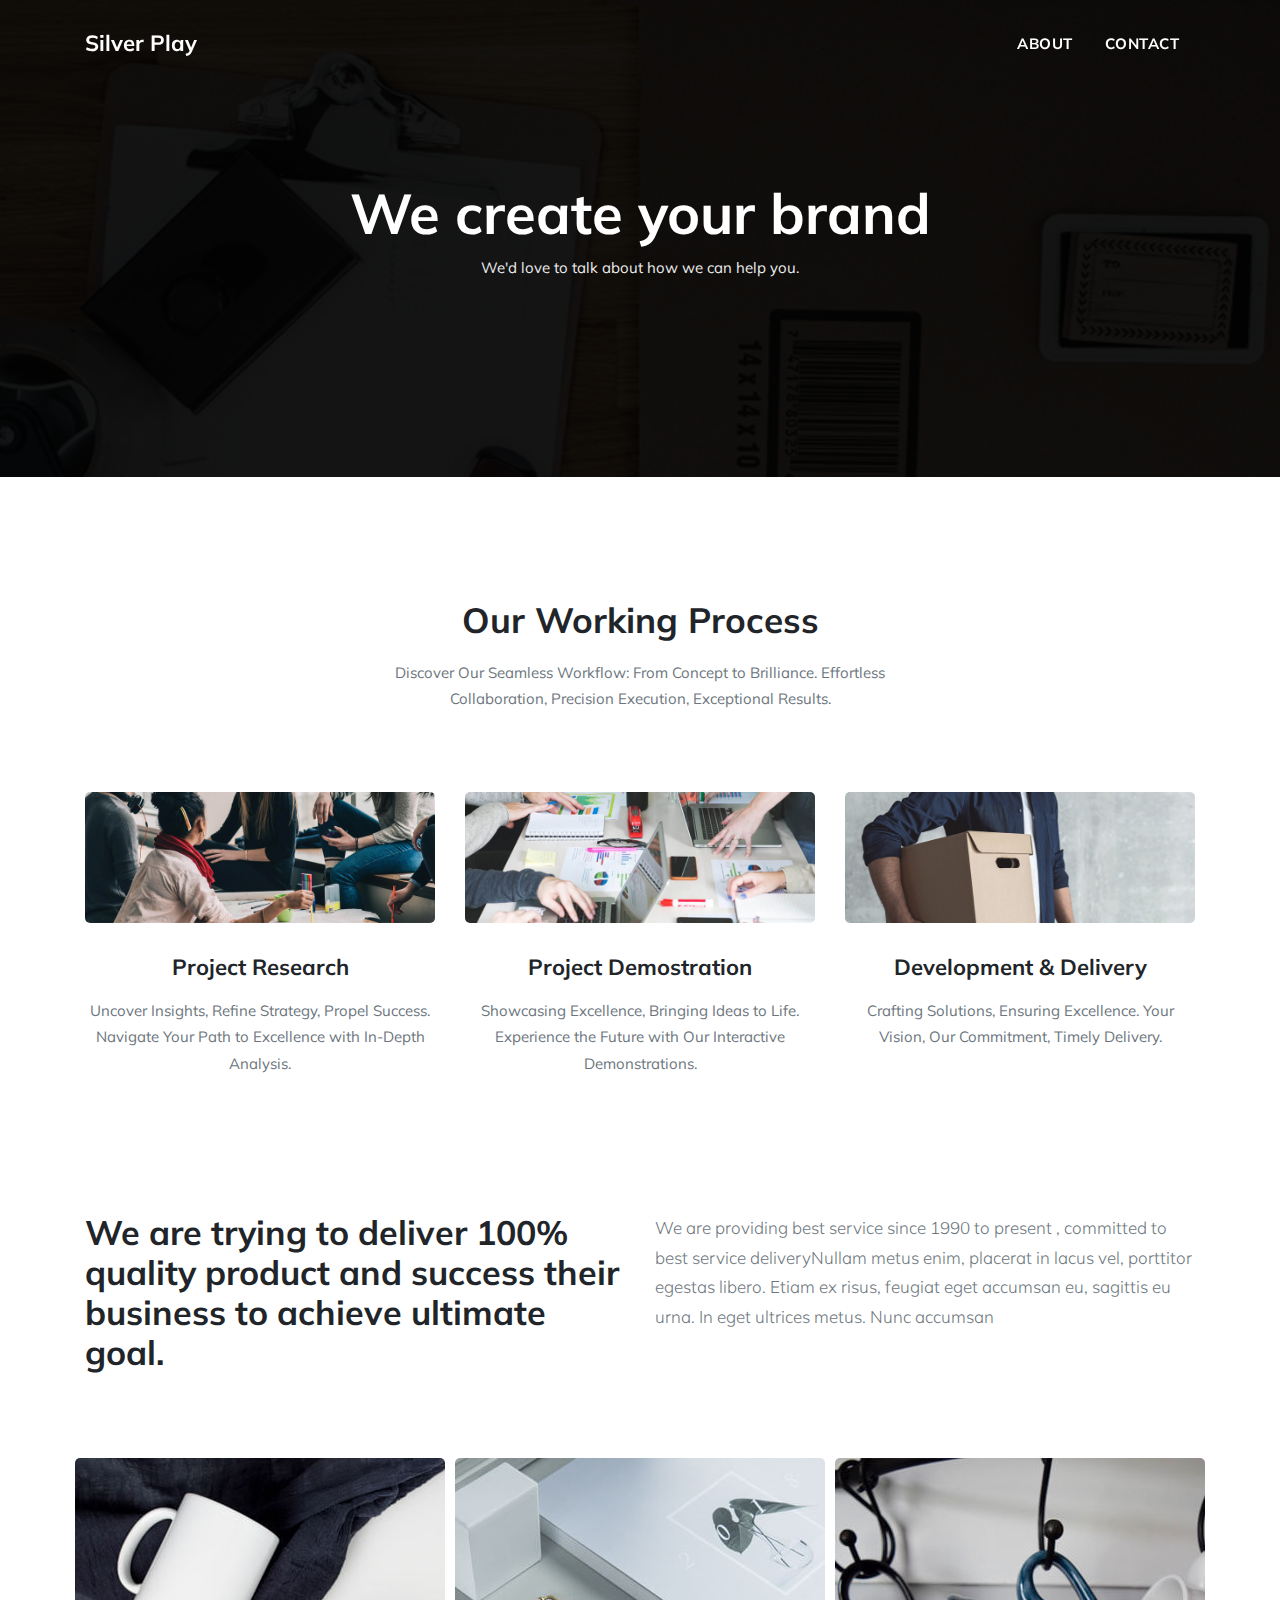
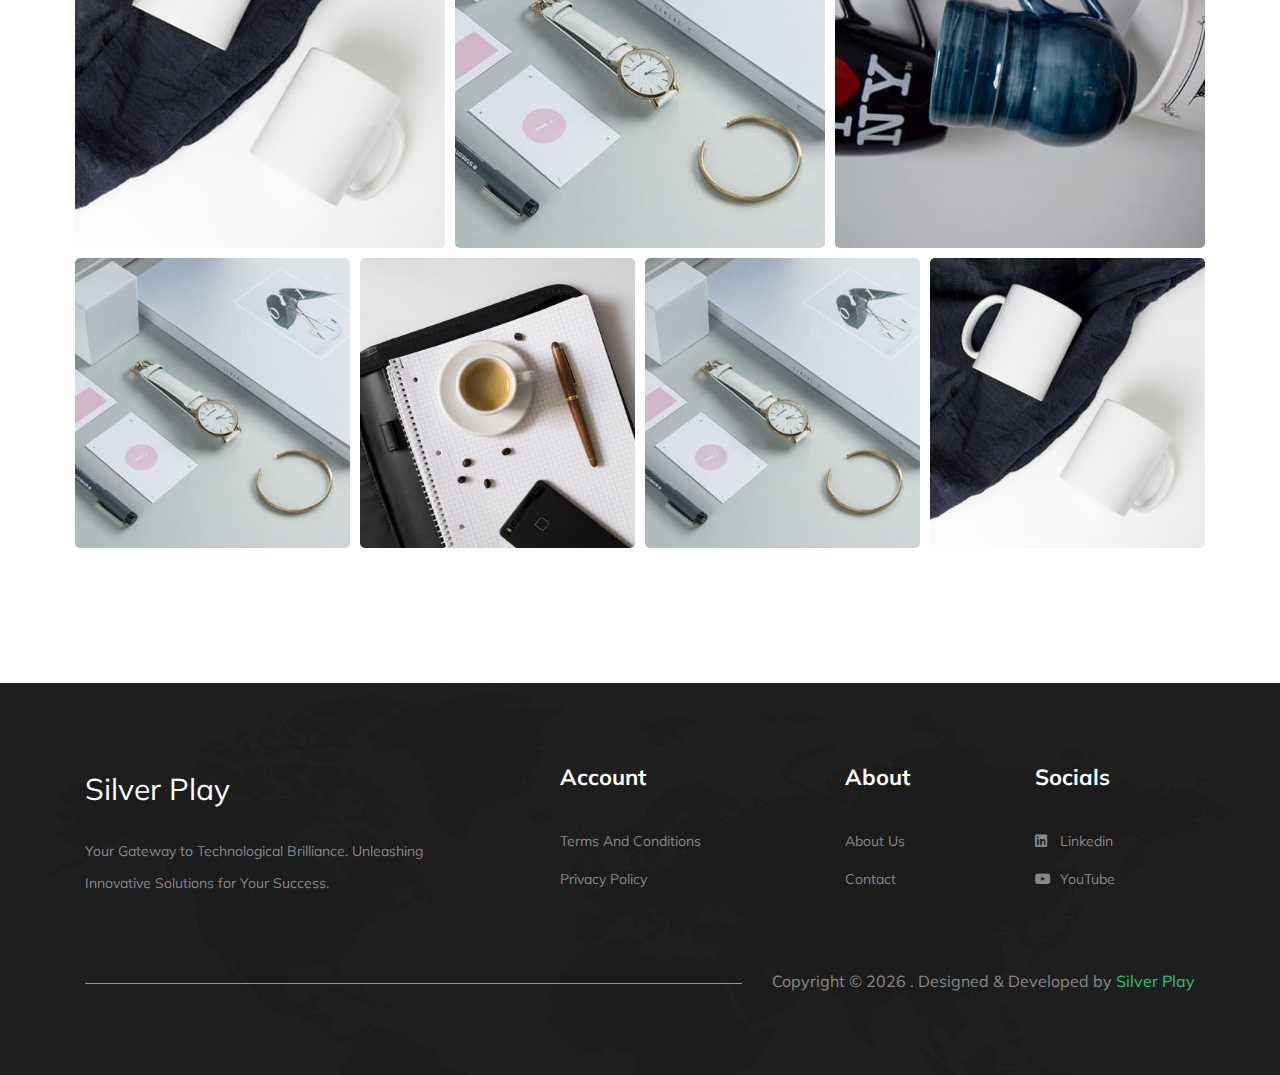
<file: theme/project.html>
<!DOCTYPE html>

<!--
 //
-->

<html lang="en">
  <head>
    <!-- Basic Page Needs
  ================================================== -->
    <meta charset="utf-8" />

    <!-- Mobile Specific Metas
  ================================================== -->
    <meta http-equiv="X-UA-Compatible" content="IE=edge" />
    <meta
      name="viewport"
      content="width=device-width, initial-scale=1.0, maximum-scale=5.0"
    />

    <title>Silver Play - IT solutions</title>
    <meta
      name="description"
      content="Empower your business with Silver Play IT Solutions. Transformative technology, tailored solutions, and unparalleled expertise for success."
    />

    <!-- bootstrap -->
    <link rel="stylesheet" href="plugins/bootstrap/bootstrap.min.css" />
    <!-- Animate -->
    <link rel="stylesheet" href="plugins/animate-css/animate.css" />
    <!-- Icon Font css -->
    <link rel="stylesheet" href="plugins/fontawesome/css/all.css" />
    <link rel="stylesheet" href="plugins/fonts/Pe-icon-7-stroke.css" />
    <!-- Themify icon Css -->
    <link rel="stylesheet" href="plugins/themify/css/themify-icons.css" />
    <!-- Slick Carousel CSS -->
    <link rel="stylesheet" href="plugins/slick-carousel/slick/slick.css" />
    <link
      rel="stylesheet"
      href="plugins/slick-carousel/slick/slick-theme.css"
    />

    <!-- Main Stylesheet -->
    <link rel="stylesheet" href="css/style.css" />

    <!--Favicon-->
    <link rel="icon" href="images/favicon.png" type="image/x-icon" />

    <!-- Google tag (gtag.js) -->
    <script
      async
      src="https://www.googletagmanager.com/gtag/js?id=G-2QT2XM09ES"
    ></script>
    <script>
      window.dataLayer = window.dataLayer || [];
      function gtag() {
        dataLayer.push(arguments);
      }
      gtag("js", new Date());

      gtag("config", "G-2QT2XM09ES");
    </script>

    <script
      async
      src="https://pagead2.googlesyndication.com/pagead/js/adsbygoogle.js?client=ca-pub-3453161114201416"
      crossorigin="anonymous"
    ></script>
  </head>
  <body id="top-header">

<!-- LOADER TEMPLATE -->
<div id="page-loader">
  <div class="loader-icon fa fa-spin colored-border"></div>
</div>
<!-- /LOADER TEMPLATE -->


<!-- NAVBAR
    ================================================= -->
<nav class="navbar navbar-expand-lg navbar-dark trans-navigation fixed-top navbar-togglable">
  <div class="container">
    <a class="navbar-brand" href="/">
      <h3>Silver Play</h3>
    </a>
    <!-- Toggler -->
    <button class="navbar-toggler" type="button" data-toggle="collapse" data-target="#navbarCollapse"
      aria-controls="navbarCollapse" aria-expanded="false" aria-label="Toggle navigation">
      <span class="fa fa-bars"></span>
    </button>

    <!-- Collapse -->
    <div class="collapse navbar-collapse has-dropdown" id="navbarCollapse">
      <!-- Links -->
      <ul class="navbar-nav ml-auto">
<!-- 
        <li class="nav-item dropdown">
          <a class="nav-link dropdown-toggle" href="#!" id="navbarWelcome" role="button" data-toggle="dropdown"
            aria-haspopup="true" aria-expanded="false">
            Home
          </a>
          
          <ul class="dropdown-menu" aria-labelledby="navbarWelcome">
            <li><a class="dropdown-item" href="/">Home-1</a></li>
            <li><a class="dropdown-item" href="index-2.html">Home-2</a></li>
            <li><a class="dropdown-item" href="index-3.html">Home-3</a></li>
            <li><a class="dropdown-item" href="index-4.html">Home-4</a></li>

            <li class="dropdown dropdown-submenu dropright">
              <a class="dropdown-item dropdown-toggle" href="#!" id="dropdown0301" role="button"
                data-toggle="dropdown" aria-haspopup="true" aria-expanded="false">Sub Menu</a>

              <ul class="dropdown-menu" aria-labelledby="dropdown0301">
                <li><a class="dropdown-item" href="/">Submenu 01</a></li>
                <li><a class="dropdown-item" href="/">Submenu 02</a></li>
              </ul>
            </li>

            <li class="dropdown dropdown-submenu dropleft">
              <a class="dropdown-item dropdown-toggle" href="#!" id="dropdown0301" role="button"
                data-toggle="dropdown" aria-haspopup="true" aria-expanded="false">Sub Menu</a>

              <ul class="dropdown-menu" aria-labelledby="dropdown0301">
                <li><a class="dropdown-item" href="/">Submenu 01</a></li>
                <li><a class="dropdown-item" href="/">Submenu 02</a></li>
              </ul>
            </li>
          </ul>
        </li>
         -->
        <li class="nav-item ">
          <a href="about.html" class="nav-link js-scroll-trigger">
            About
          </a>
        </li>
        <!-- 
        <li class="nav-item ">
          <a href="service.html" class="nav-link js-scroll-trigger">
            Services
          </a>
        </li>
        <li class="nav-item ">
          <a href="pricing.html" class="nav-link js-scroll-trigger">
            Pricing
          </a>
        </li>

        <li class="nav-item ">
          <a href="project.html" class="nav-link js-scroll-trigger">
            Projects
          </a>
        </li>
 -->
        <li class="nav-item ">
          <a href="contact.html" class="nav-link">
            Contact
          </a>
        </li>
      </ul>
    </div> <!-- / .navbar-collapse -->
  </div> <!-- / .container -->
</nav>

<!-- HERO
================================================== -->
<section class="page-banner-area page-project">
    <div class="overlay"></div>
    <!-- Content -->
    <div class="container">
        <div class="row justify-content-center">
            <div class="col-lg-9 col-md-12 col-12 text-center">
                <div class="page-banner-content">
                    <h1 class="display-4 font-weight-bold">We create your brand</h1>
                    <p>We'd love to talk about how we can help you.</p>
                </div>
            </div>
        </div> <!-- / .row -->
    </div> <!-- / .container -->
</section>


<section class="section" id="process">
  <div class="container">
    <div class="row justify-content-center">
      <div class="col-md-8 col-lg-6 text-center">
        <div class="section-heading">
          <!-- Heading -->
          <h2 class="section-title">Our Working process</h2>

          <!-- Subheading -->
          <p>
            Discover Our Seamless Workflow: From Concept to Brilliance.
            Effortless Collaboration, Precision Execution, Exceptional Results.
          </p>
        </div>
      </div>
    </div>
    <!-- / .row -->

    <div class="row justify-content-center">
      <div class="col-lg-4 col-sm-6 col-md-6">
        <div class="process-block">
          <img src="images/process/process-1.jpg" alt="" class="img-fluid" />

          <h3>Project Research</h3>
          <p>
            Uncover Insights, Refine Strategy, Propel Success. Navigate Your
            Path to Excellence with In-Depth Analysis.
          </p>
        </div>
      </div>
      <div class="col-lg-4 col-sm-6 col-md-6">
        <div class="process-block">
          <img src="images/process/process-2.jpg" alt="" class="img-fluid" />

          <h3>Project Demostration</h3>
          <p>
            Showcasing Excellence, Bringing Ideas to Life. Experience the Future
            with Our Interactive Demonstrations.
          </p>
        </div>
      </div>
      <div class="col-lg-4 col-sm-6 col-md-6">
        <div class="process-block">
          <img src="images/process/process-3.jpg" alt="" class="img-fluid" />

          <h3>Development & Delivery</h3>
          <p>
            Crafting Solutions, Ensuring Excellence. Your Vision, Our
            Commitment, Timely Delivery.
          </p>
        </div>
      </div>
    </div>
  </div>
</section>


 <section id="work-wrap">
            <div class="container">
                <div class="row">
                    <div class="col-lg-6">
                        <div class="section-heading">
                            <h1>We are trying to deliver 100% quality product and success their business to achieve ultimate goal.</h1>
                        </div>
                    </div>
                    <div class="col-lg-6">
                        <p class="lead">We are providing best service since 1990 to present , committed to best service deliveryNullam metus enim, placerat in lacus vel, porttitor egestas libero. Etiam ex risus, feugiat eget accumsan eu, sagittis eu urna. In eget ultrices metus. Nunc accumsan </p>
                    </div>
                </div>
            </div>
        </section>
    
        <section id="work" class="section-bottom">
            <div class="container">
                <div class="row">
                    <div class="col-lg-4 col-md-6 p-0">
                        <div class="work-block">
                            <img src="images/work/10.jpg" alt="work-img" class="img-fluid">
                            <div class="overlay-content-block">
                                <h4>Probiz portfolio template</h4>
                                <p>Web Development</p>
                                <a href="single-project.html"><i class="fa fa-link"></i></a>
                            </div>
                        </div>
                    </div>
                    <div class="col-lg-4 col-md-6 p-0">
                        <div class="work-block">
                            <img src="images/work/11.jpg" alt="work-img" class="img-fluid">
                            <div class="overlay-content-block">
                                <h4>Probiz portfolio template</h4>
                                <p>Web Development</p>
                                <a href="single-project.html"><i class="fa fa-link"></i></a>
                            </div>
                        </div>
                    </div>
                    <div class="col-lg-4 col-md-6 p-0">
                        <div class="work-block">
                            <img src="images/work/12.jpg" alt="work-img" class="img-fluid">
                            <div class="overlay-content-block">
                                <h4>Probiz portfolio template</h4>
                                <p>Web Development</p>
                                <a href="single-project.html"><i class="fa fa-link"></i></a>
                            </div>
                        </div>
                    </div>
                 
                    <div class="col-lg-3 col-md-6 p-0">
                        <div class="work-block">
                            <img src="images/work/15.jpg" alt="work-img" class="img-fluid">
                            <div class="overlay-content-block">
                                <h4>Probiz portfolio template</h4>
                                <p>Web Development</p>
                                <a href="single-project.html"><i class="fa fa-link"></i></a>
                            </div>
                        </div>
                    </div>
                    <div class="col-lg-3 col-md-6 p-0">
                        <div class="work-block">
                            <img src="images/work/14.jpg" alt="work-img" class="img-fluid">
                            <div class="overlay-content-block">
                                <h4>Probiz portfolio template</h4>
                                <p>Web Development</p>
                                <a href="single-project.html"><i class="fa fa-link"></i></a>
                            </div>
                        </div>
                    </div>
                    <div class="col-lg-3 col-md-6 p-0">
                        <div class="work-block">
                            <img src="images/work/11.jpg" alt="work-img" class="img-fluid">
                            <div class="overlay-content-block">
                                <h4>Probiz portfolio template</h4>
                                <p>Web Development</p>
                                <a href="single-project.html"><i class="fa fa-link"></i></a>
                            </div>
                        </div>
                    </div>
                    <div class="col-lg-3 col-md-6 p-0">
                            <div class="work-block">
                                <img src="images/work/10.jpg" alt="work-img" class="img-fluid">
                                <div class="overlay-content-block">
                                    <h4>Probiz portfolio template</h4>
                                    <p>Web Development</p>
                                    <a href="single-project.html"><i class="fa fa-link"></i></a>
                                </div>
                            </div>
                        </div>
                </div>
            </div>
        </section>

<footer class="section" id="footer">
  <div class="overlay footer-overlay"></div>
  <!--Content -->
  <div class="container">
    <div class="row justify-content-start">
      <div class="col-lg-4 col-sm-12">
        <div class="footer-widget">
          <!-- Brand -->
          <a href="/" class="footer-brand text-white"> Silver Play </a>
          <p>
            Your Gateway to Technological Brilliance. Unleashing Innovative
            Solutions for Your Success.
          </p>
        </div>
      </div>

      <div class="col-lg-3 ml-lg-auto col-sm-12">
        <div class="footer-widget">
          <h3>Account</h3>
          <!-- Links -->
          <ul class="footer-links">
            <li>
              <a href="#!"> Terms and conditions </a>
            </li>
            <li>
              <a href="#!"> Privacy policy </a>
            </li>
            <!-- 
                <li>
                  <a href="#!"> Affiliate services </a>
                </li>
                <li>
                  <a href="#!"> Help and support </a>
                </li>
                <li>
                  <a href="#!"> Frequently Asked Question </a>
                </li>
                 -->
          </ul>
        </div>
      </div>

      <div class="col-lg-2 col-sm-6">
        <div class="footer-widget">
          <h3>About</h3>
          <!-- Links -->
          <ul class="footer-links">
            <li>
              <a href="about.html"> About Us </a>
            </li>
            <!-- 
                <li>
                  <a href="service.html"> Services </a>
                </li>
                <li>
                  <a href="pricing.html"> Pricing </a>
                </li>
                <li>
                  <a href="project.html"> Recent Projects </a>
                </li>
 -->
            <li>
              <a href="contact.html"> Contact </a>
            </li>
          </ul>
        </div>
      </div>

      <div class="col-lg-2 col-sm-6">
        <div class="footer-widget">
          <h3>Socials</h3>
          <!-- Links -->
          <ul class="list-unstyled footer-links">
            <!-- 
            <li>
              <a href="https://www.facebook.com/themefisher"
                ><i class="fab fa-facebook-f"></i>Facebook</a
              >
            </li>
            <li>
              <a href="https://www.twitter.com/themefisher"
                ><i class="fab fa-twitter"></i>Twitter
              </a>
            </li>
            <li>
              <a href="https://www.pinterest.com/themefisher/"
                ><i class="fab fa-pinterest-p"></i>Pinterest
              </a>
            </li>
             -->
            <li>
              <a href="https://www.linkedin.com/company/silver-play"
                ><i class="fab fa-linkedin"></i>linkedin
              </a>
            </li>
            <li>
              <a href="https://www.youtube.com/@Silver-Play-Solutions"
                ><i class="fab fa-youtube"></i>YouTube
              </a>
            </li>
          </ul>
        </div>
      </div>
    </div>
    <!-- / .row -->

    <div class="row text-right pt-5">
      <div class="col-lg-12">
        <div class="overflow-hidden">
          <!-- Copyright -->
          <p class="footer-copy">
            Copyright &copy;
            <script>
              var CurrentYear = new Date().getFullYear();
              document.write(CurrentYear);
            </script>
            . Designed &amp; Developed by
            <a class="current-year" href="/">Silver Play</a>
          </p>
        </div>
      </div>
    </div>
    <!-- / .row -->
  </div>
  <!-- / .container -->
</footer>

<!--  Page Scroll to Top  -->

<a
  id="scroll-to-top"
  class="scroll-to-top js-scroll-trigger"
  href="#top-header"
>
  <i class="fa fa-angle-up"></i>
</a>


  <!-- 
  Essential Scripts
  =====================================-->
  <!-- jQuery -->
  <script src="plugins/jquery/jquery.min.js"></script>
  <!-- Bootstrap -->
  <script src="plugins/bootstrap/bootstrap.min.js"></script>
  <!-- Slick Slider -->
  <script src="plugins/slick-carousel/slick/slick.min.js"></script>
  <!-- Google Map -->
  <!-- <script src="https://maps.googleapis.com/maps/api/js?key=AIzaSyCcABaamniA6OL5YvYSpB3pFMNrXwXnLwU"></script> -->
  <!-- <script src="plugins/google-map/gmap.js"></script> -->

  <script src="js/script.js"></script>

</body>
</html>
</file>
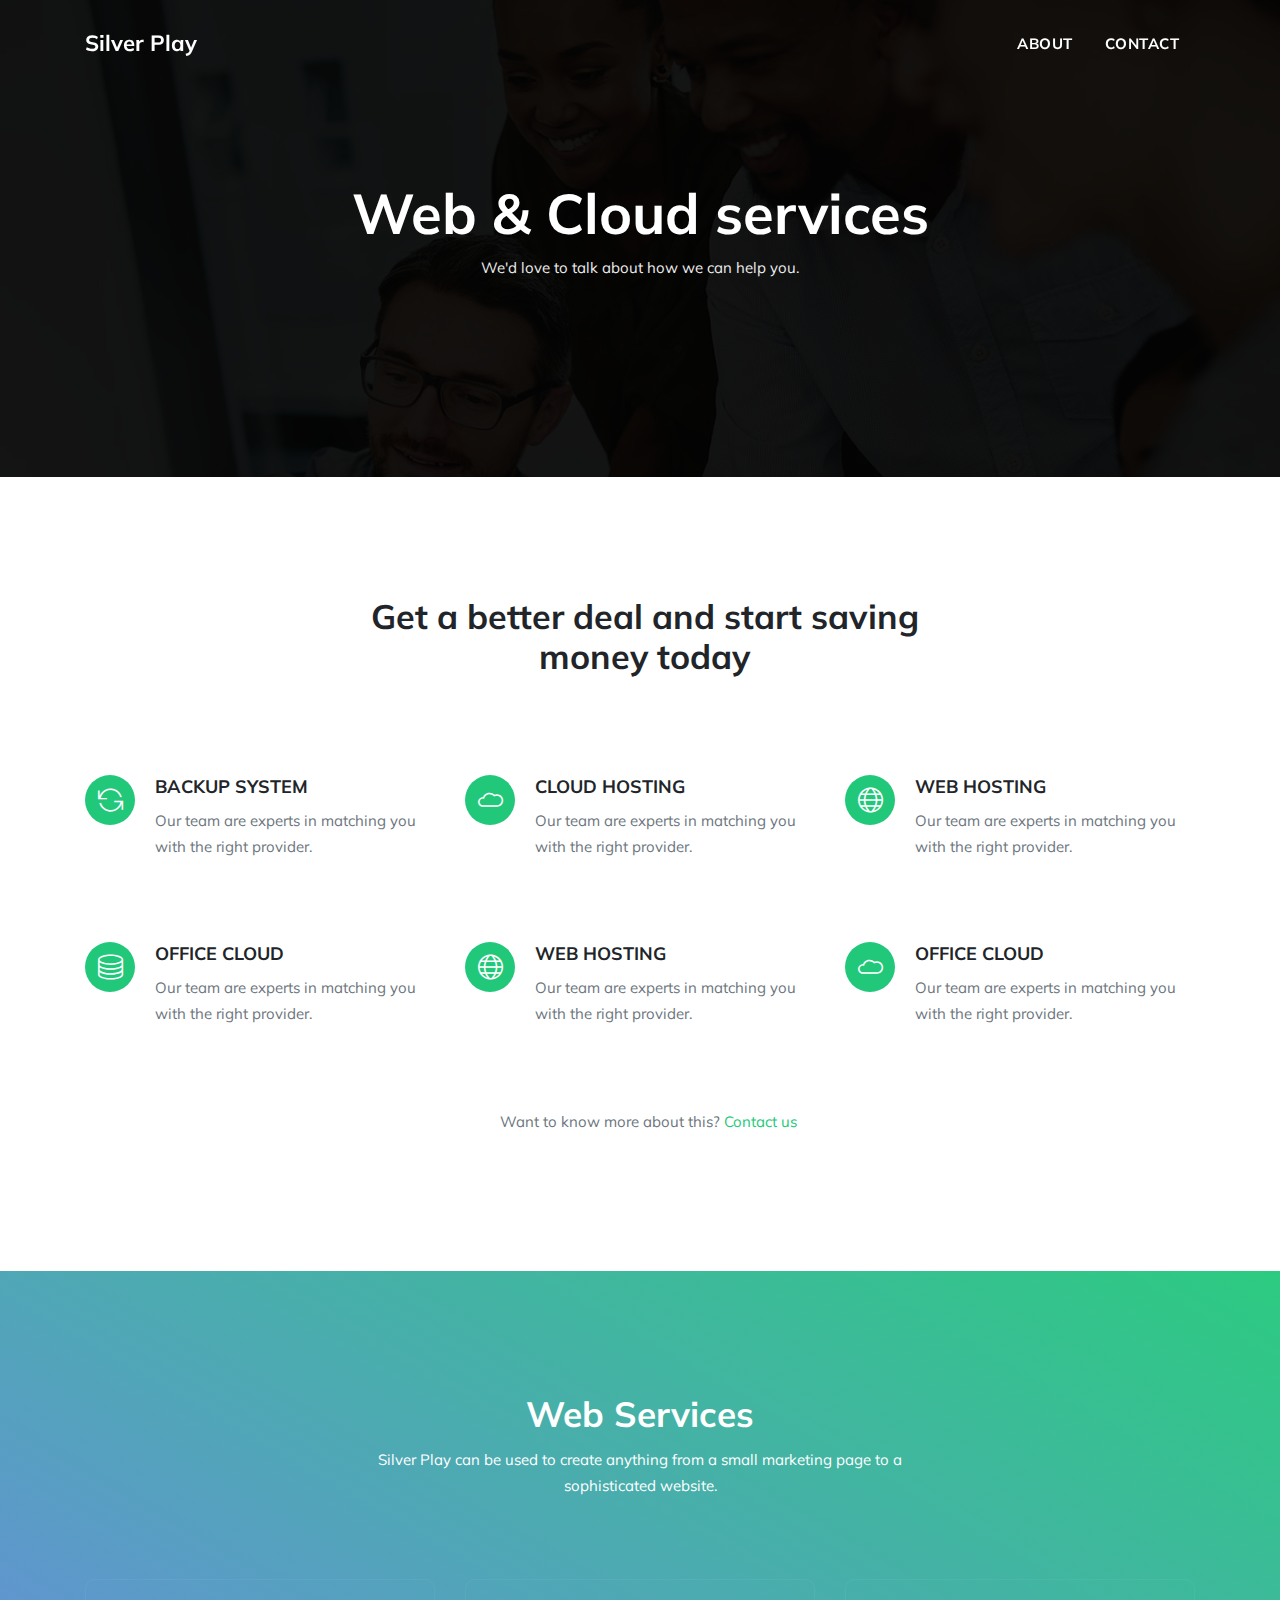
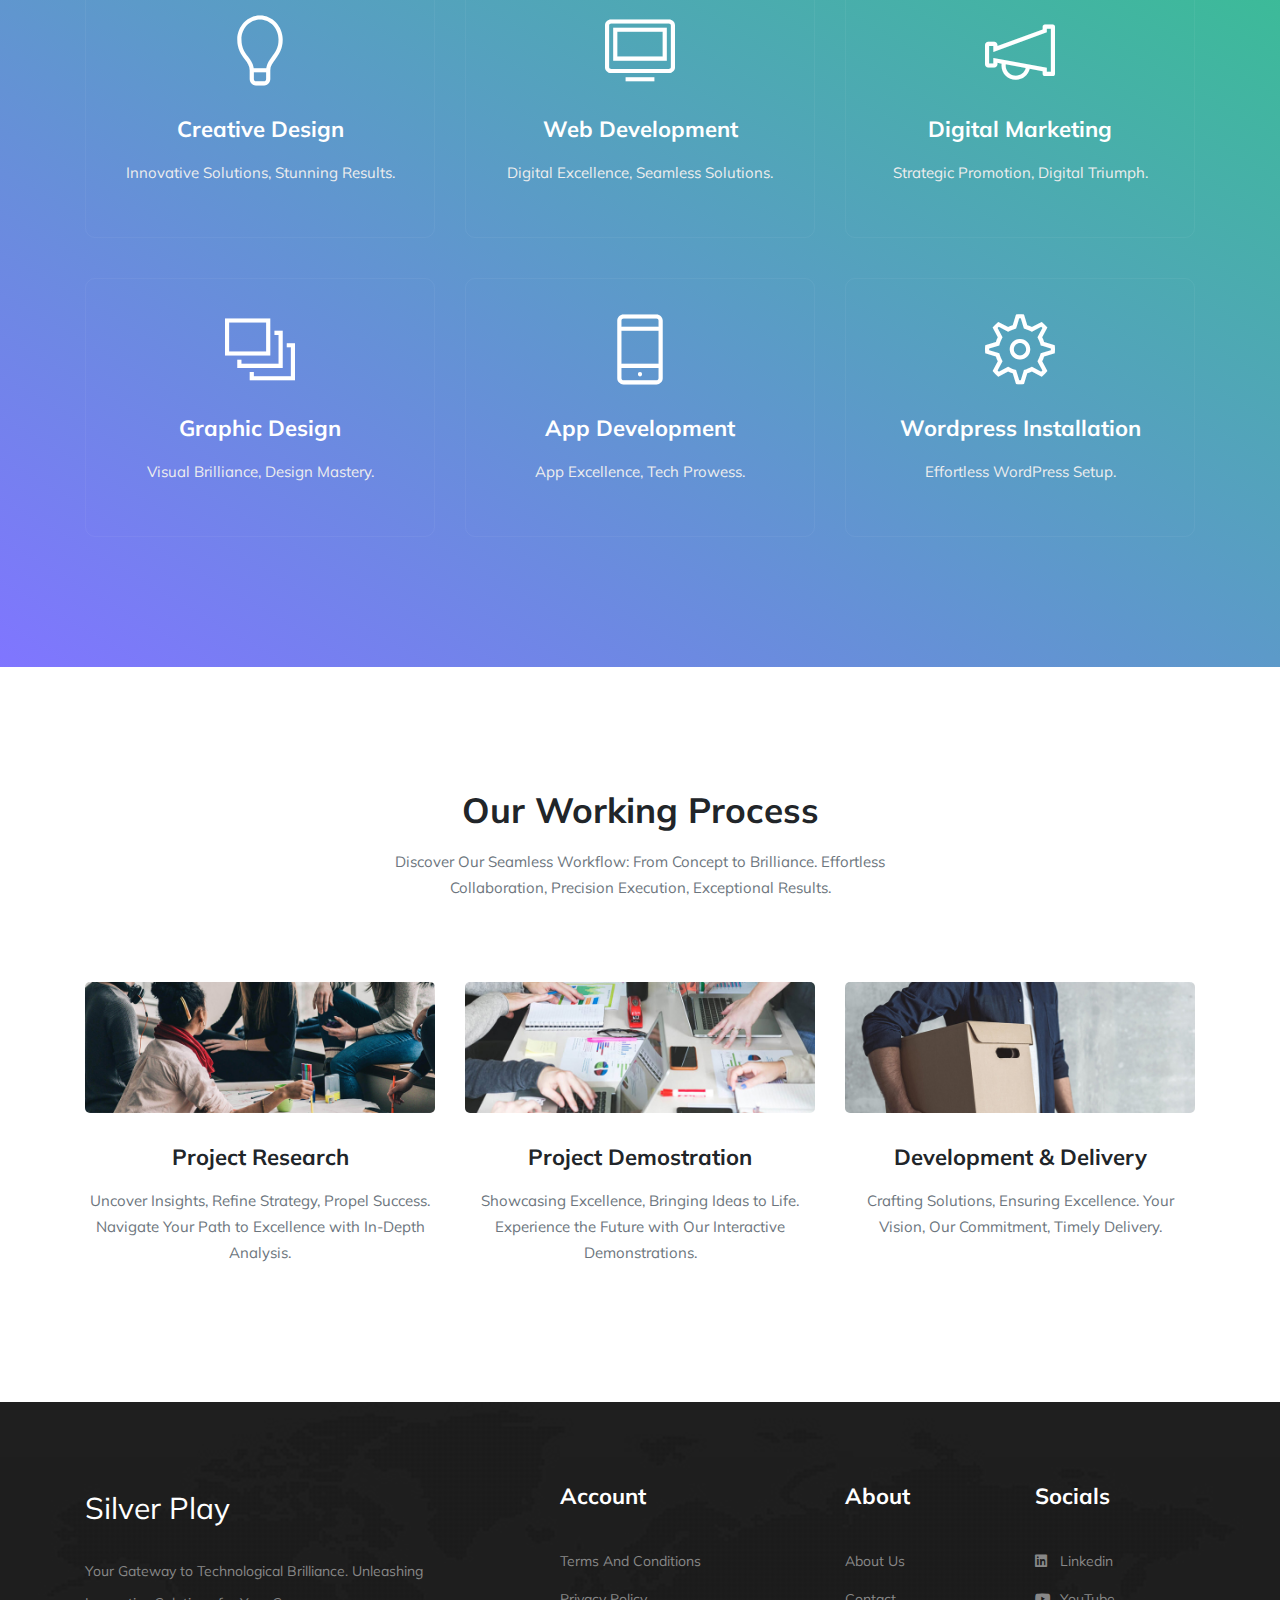
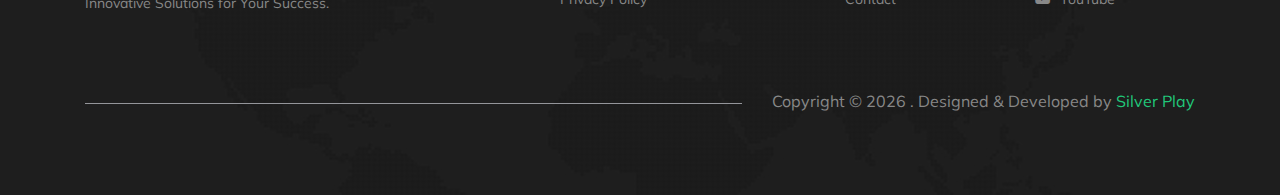
<file: theme/service.html>
<!DOCTYPE html>

<!--
 //
-->

<html lang="en">
  <head>
    <!-- Basic Page Needs
  ================================================== -->
    <meta charset="utf-8" />

    <!-- Mobile Specific Metas
  ================================================== -->
    <meta http-equiv="X-UA-Compatible" content="IE=edge" />
    <meta
      name="viewport"
      content="width=device-width, initial-scale=1.0, maximum-scale=5.0"
    />

    <title>Silver Play - IT solutions</title>
    <meta
      name="description"
      content="Empower your business with Silver Play IT Solutions. Transformative technology, tailored solutions, and unparalleled expertise for success."
    />

    <!-- bootstrap -->
    <link rel="stylesheet" href="plugins/bootstrap/bootstrap.min.css" />
    <!-- Animate -->
    <link rel="stylesheet" href="plugins/animate-css/animate.css" />
    <!-- Icon Font css -->
    <link rel="stylesheet" href="plugins/fontawesome/css/all.css" />
    <link rel="stylesheet" href="plugins/fonts/Pe-icon-7-stroke.css" />
    <!-- Themify icon Css -->
    <link rel="stylesheet" href="plugins/themify/css/themify-icons.css" />
    <!-- Slick Carousel CSS -->
    <link rel="stylesheet" href="plugins/slick-carousel/slick/slick.css" />
    <link
      rel="stylesheet"
      href="plugins/slick-carousel/slick/slick-theme.css"
    />

    <!-- Main Stylesheet -->
    <link rel="stylesheet" href="css/style.css" />

    <!--Favicon-->
    <link rel="icon" href="images/favicon.png" type="image/x-icon" />

    <!-- Google tag (gtag.js) -->
    <script
      async
      src="https://www.googletagmanager.com/gtag/js?id=G-2QT2XM09ES"
    ></script>
    <script>
      window.dataLayer = window.dataLayer || [];
      function gtag() {
        dataLayer.push(arguments);
      }
      gtag("js", new Date());

      gtag("config", "G-2QT2XM09ES");
    </script>

    <script
      async
      src="https://pagead2.googlesyndication.com/pagead/js/adsbygoogle.js?client=ca-pub-3453161114201416"
      crossorigin="anonymous"
    ></script>
  </head>
  <body id="top-header">

<!-- LOADER TEMPLATE -->
<div id="page-loader">
  <div class="loader-icon fa fa-spin colored-border"></div>
</div>
<!-- /LOADER TEMPLATE -->


<!-- NAVBAR
    ================================================= -->
<nav class="navbar navbar-expand-lg navbar-dark trans-navigation fixed-top navbar-togglable">
  <div class="container">
    <a class="navbar-brand" href="/">
      <h3>Silver Play</h3>
    </a>
    <!-- Toggler -->
    <button class="navbar-toggler" type="button" data-toggle="collapse" data-target="#navbarCollapse"
      aria-controls="navbarCollapse" aria-expanded="false" aria-label="Toggle navigation">
      <span class="fa fa-bars"></span>
    </button>

    <!-- Collapse -->
    <div class="collapse navbar-collapse has-dropdown" id="navbarCollapse">
      <!-- Links -->
      <ul class="navbar-nav ml-auto">
<!-- 
        <li class="nav-item dropdown">
          <a class="nav-link dropdown-toggle" href="#!" id="navbarWelcome" role="button" data-toggle="dropdown"
            aria-haspopup="true" aria-expanded="false">
            Home
          </a>
          
          <ul class="dropdown-menu" aria-labelledby="navbarWelcome">
            <li><a class="dropdown-item" href="/">Home-1</a></li>
            <li><a class="dropdown-item" href="index-2.html">Home-2</a></li>
            <li><a class="dropdown-item" href="index-3.html">Home-3</a></li>
            <li><a class="dropdown-item" href="index-4.html">Home-4</a></li>

            <li class="dropdown dropdown-submenu dropright">
              <a class="dropdown-item dropdown-toggle" href="#!" id="dropdown0301" role="button"
                data-toggle="dropdown" aria-haspopup="true" aria-expanded="false">Sub Menu</a>

              <ul class="dropdown-menu" aria-labelledby="dropdown0301">
                <li><a class="dropdown-item" href="/">Submenu 01</a></li>
                <li><a class="dropdown-item" href="/">Submenu 02</a></li>
              </ul>
            </li>

            <li class="dropdown dropdown-submenu dropleft">
              <a class="dropdown-item dropdown-toggle" href="#!" id="dropdown0301" role="button"
                data-toggle="dropdown" aria-haspopup="true" aria-expanded="false">Sub Menu</a>

              <ul class="dropdown-menu" aria-labelledby="dropdown0301">
                <li><a class="dropdown-item" href="/">Submenu 01</a></li>
                <li><a class="dropdown-item" href="/">Submenu 02</a></li>
              </ul>
            </li>
          </ul>
        </li>
         -->
        <li class="nav-item ">
          <a href="about.html" class="nav-link js-scroll-trigger">
            About
          </a>
        </li>
        <!-- 
        <li class="nav-item ">
          <a href="service.html" class="nav-link js-scroll-trigger">
            Services
          </a>
        </li>
        <li class="nav-item ">
          <a href="pricing.html" class="nav-link js-scroll-trigger">
            Pricing
          </a>
        </li>

        <li class="nav-item ">
          <a href="project.html" class="nav-link js-scroll-trigger">
            Projects
          </a>
        </li>
 -->
        <li class="nav-item ">
          <a href="contact.html" class="nav-link">
            Contact
          </a>
        </li>
      </ul>
    </div> <!-- / .navbar-collapse -->
  </div> <!-- / .container -->
</nav>

   <!-- HERO
    ================================================== -->
    <section class="page-banner-area page-service">
        <div class="overlay"></div>
        <!-- Content -->
        <div class="container">
            <div class="row justify-content-center">
                <div class="col-lg-9 col-md-12 col-12 text-center">
                    <div class="page-banner-content">
                        <h1 class="display-4 font-weight-bold">Web & Cloud services</h1>
                        <p>We'd love to talk about how we can help you.</p>
                    </div>
                </div>
            </div> <!-- / .row -->
        </div> <!-- / .container -->
    </section>



<section class="section" id="service">
        <div class="container">
            <div class="row justify-content-center mb-5">
                <div class="col-lg-7 pl-4 text-center">
                    <div class="service-heading">
                        <h1>Get a better deal and start saving money today</h1>
                    </div>
                </div>
            </div>
            
            <div class="row justify-content-center">
                <div class="col-lg-4 col-md-6">
                    <div class="service-block media">
                        <div class="service-icon">
                            <i class="ti-reload"></i>
                        </div>
                        <div class="service-inner-content media-body">
                            <h4>Backup System</h4>
                            <p>Our team are experts in matching you with the right provider.</p>
                        </div>
                    </div>
                </div>
                
                <div class="col-lg-4 mb-3 col-md-6">
                    <div class="service-block media">
                        <div class="service-icon">
                            <i class="ti-cloud"></i>
                        </div>
                        <div class="service-inner-content media-body">
                            <h4>Cloud Hosting</h4>
                            <p>Our team are experts in matching you with the right provider.</p>
                        </div>
                    </div>
                </div>
                
                <div class="col-lg-4 mb-3 col-md-6">
                    <div class="service-block media ">
                        <div class="service-icon">
                            <i class="ti-world"></i>
                        </div>
                        <div class="service-inner-content media-body">
                            <h4>Web hosting</h4>
                            <p>Our team are experts in matching you with the right provider.</p>
                        </div>
                    </div>
                </div>
                
                <div class="col-lg-4 mb-3 col-md-6">
                    <div class="service-block media ">
                        <div class="service-icon">
                            <i class="ti-server"></i>
                        </div>
                        <div class="service-inner-content media-body">
                            <h4>Office Cloud</h4>
                            <p>Our team are experts in matching you with the right provider.</p>
                        </div>
                    </div>
                </div>
                
                <div class="col-lg-4 col-md-6">
                    <div class="service-block media">
                        <div class="service-icon">
                            <i class="ti-world"></i>
                        </div>
                        <div class="service-inner-content media-body">
                            <h4>Web hosting</h4>
                            <p>Our team are experts in matching you with the right provider.</p>
                        </div>
                    </div>
                </div>
                
                <div class="col-lg-4 col-md-6">
                    <div class="service-block media">
                        <div class="service-icon">
                            <i class="ti-cloud"></i>
                        </div>
                        <div class="service-inner-content media-body">
                            <h4>Office Cloud</h4>
                            <p>Our team are experts in matching you with the right provider.</p>
                        </div>
                    </div>
                </div>
            </div>   
            
            <div class="row">
                <div class="col-lg-12 text-center">
                    <p class="pl-3">Want to know more about this? <a href="#!">Contact us</a></p>
                </div>
            </div>    
        </div>
    </section>

<section class="section" id="services-2">
  <div class="container">
    <div class="row justify-content-center">
      <div class="col-md-8 col-lg-6 text-center">
        <div class="section-heading">
          <!-- Heading -->
          <h2 class="section-title mb-2 text-white">Web Services</h2>

          <!-- Subheading -->
          <p class="mb-5 text-white">
            Silver Play can be used to create anything from a small marketing
            page to a sophisticated website.
          </p>
        </div>
      </div>
    </div>
    <!-- / .row -->

    <div class="row">
      <div class="col-lg-4 col-sm-6 col-md-6 mb-30">
        <div class="web-service-block">
          <i class="ti-light-bulb"></i>
          <h3>Creative Design</h3>
          <p>Innovative Solutions, Stunning Results.</p>
        </div>
      </div>
      <div class="col-lg-4 col-sm-6 col-md-6 mb-30">
        <div class="web-service-block">
          <i class="ti-desktop"></i>
          <h3>Web Development</h3>
          <p>Digital Excellence, Seamless Solutions.</p>
        </div>
      </div>
      <div class="col-lg-4 col-sm-6 col-md-6 mb-30">
        <div class="web-service-block">
          <i class="ti-announcement"></i>
          <h3>Digital Marketing</h3>
          <p>Strategic Promotion, Digital Triumph.</p>
        </div>
      </div>

      <div class="col-lg-4 col-sm-6 col-md-6">
        <div class="web-service-block">
          <i class="ti-layers-alt"></i>
          <h3>Graphic Design</h3>
          <p>Visual Brilliance, Design Mastery.</p>
        </div>
      </div>
      <div class="col-lg-4 col-sm-6 col-md-6">
        <div class="web-service-block">
          <i class="ti-mobile"></i>
          <h3>App Development</h3>
          <p>App Excellence, Tech Prowess.</p>
        </div>
      </div>
      <div class="col-lg-4 col-sm-6 col-md-6">
        <div class="web-service-block">
          <i class="ti-settings"></i>
          <h3>Wordpress Installation</h3>
          <p>Effortless WordPress Setup.</p>
        </div>
      </div>
    </div>
  </div>
</section>


<section class="section" id="process">
  <div class="container">
    <div class="row justify-content-center">
      <div class="col-md-8 col-lg-6 text-center">
        <div class="section-heading">
          <!-- Heading -->
          <h2 class="section-title">Our Working process</h2>

          <!-- Subheading -->
          <p>
            Discover Our Seamless Workflow: From Concept to Brilliance.
            Effortless Collaboration, Precision Execution, Exceptional Results.
          </p>
        </div>
      </div>
    </div>
    <!-- / .row -->

    <div class="row justify-content-center">
      <div class="col-lg-4 col-sm-6 col-md-6">
        <div class="process-block">
          <img src="images/process/process-1.jpg" alt="" class="img-fluid" />

          <h3>Project Research</h3>
          <p>
            Uncover Insights, Refine Strategy, Propel Success. Navigate Your
            Path to Excellence with In-Depth Analysis.
          </p>
        </div>
      </div>
      <div class="col-lg-4 col-sm-6 col-md-6">
        <div class="process-block">
          <img src="images/process/process-2.jpg" alt="" class="img-fluid" />

          <h3>Project Demostration</h3>
          <p>
            Showcasing Excellence, Bringing Ideas to Life. Experience the Future
            with Our Interactive Demonstrations.
          </p>
        </div>
      </div>
      <div class="col-lg-4 col-sm-6 col-md-6">
        <div class="process-block">
          <img src="images/process/process-3.jpg" alt="" class="img-fluid" />

          <h3>Development & Delivery</h3>
          <p>
            Crafting Solutions, Ensuring Excellence. Your Vision, Our
            Commitment, Timely Delivery.
          </p>
        </div>
      </div>
    </div>
  </div>
</section>


<footer class="section" id="footer">
  <div class="overlay footer-overlay"></div>
  <!--Content -->
  <div class="container">
    <div class="row justify-content-start">
      <div class="col-lg-4 col-sm-12">
        <div class="footer-widget">
          <!-- Brand -->
          <a href="/" class="footer-brand text-white"> Silver Play </a>
          <p>
            Your Gateway to Technological Brilliance. Unleashing Innovative
            Solutions for Your Success.
          </p>
        </div>
      </div>

      <div class="col-lg-3 ml-lg-auto col-sm-12">
        <div class="footer-widget">
          <h3>Account</h3>
          <!-- Links -->
          <ul class="footer-links">
            <li>
              <a href="#!"> Terms and conditions </a>
            </li>
            <li>
              <a href="#!"> Privacy policy </a>
            </li>
            <!-- 
                <li>
                  <a href="#!"> Affiliate services </a>
                </li>
                <li>
                  <a href="#!"> Help and support </a>
                </li>
                <li>
                  <a href="#!"> Frequently Asked Question </a>
                </li>
                 -->
          </ul>
        </div>
      </div>

      <div class="col-lg-2 col-sm-6">
        <div class="footer-widget">
          <h3>About</h3>
          <!-- Links -->
          <ul class="footer-links">
            <li>
              <a href="about.html"> About Us </a>
            </li>
            <!-- 
                <li>
                  <a href="service.html"> Services </a>
                </li>
                <li>
                  <a href="pricing.html"> Pricing </a>
                </li>
                <li>
                  <a href="project.html"> Recent Projects </a>
                </li>
 -->
            <li>
              <a href="contact.html"> Contact </a>
            </li>
          </ul>
        </div>
      </div>

      <div class="col-lg-2 col-sm-6">
        <div class="footer-widget">
          <h3>Socials</h3>
          <!-- Links -->
          <ul class="list-unstyled footer-links">
            <!-- 
            <li>
              <a href="https://www.facebook.com/themefisher"
                ><i class="fab fa-facebook-f"></i>Facebook</a
              >
            </li>
            <li>
              <a href="https://www.twitter.com/themefisher"
                ><i class="fab fa-twitter"></i>Twitter
              </a>
            </li>
            <li>
              <a href="https://www.pinterest.com/themefisher/"
                ><i class="fab fa-pinterest-p"></i>Pinterest
              </a>
            </li>
             -->
            <li>
              <a href="https://www.linkedin.com/company/silver-play"
                ><i class="fab fa-linkedin"></i>linkedin
              </a>
            </li>
            <li>
              <a href="https://www.youtube.com/@Silver-Play-Solutions"
                ><i class="fab fa-youtube"></i>YouTube
              </a>
            </li>
          </ul>
        </div>
      </div>
    </div>
    <!-- / .row -->

    <div class="row text-right pt-5">
      <div class="col-lg-12">
        <div class="overflow-hidden">
          <!-- Copyright -->
          <p class="footer-copy">
            Copyright &copy;
            <script>
              var CurrentYear = new Date().getFullYear();
              document.write(CurrentYear);
            </script>
            . Designed &amp; Developed by
            <a class="current-year" href="/">Silver Play</a>
          </p>
        </div>
      </div>
    </div>
    <!-- / .row -->
  </div>
  <!-- / .container -->
</footer>

<!--  Page Scroll to Top  -->

<a
  id="scroll-to-top"
  class="scroll-to-top js-scroll-trigger"
  href="#top-header"
>
  <i class="fa fa-angle-up"></i>
</a>


  <!-- 
  Essential Scripts
  =====================================-->
  <!-- jQuery -->
  <script src="plugins/jquery/jquery.min.js"></script>
  <!-- Bootstrap -->
  <script src="plugins/bootstrap/bootstrap.min.js"></script>
  <!-- Slick Slider -->
  <script src="plugins/slick-carousel/slick/slick.min.js"></script>
  <!-- Google Map -->
  <!-- <script src="https://maps.googleapis.com/maps/api/js?key=AIzaSyCcABaamniA6OL5YvYSpB3pFMNrXwXnLwU"></script> -->
  <!-- <script src="plugins/google-map/gmap.js"></script> -->

  <script src="js/script.js"></script>

</body>
</html>
</file>
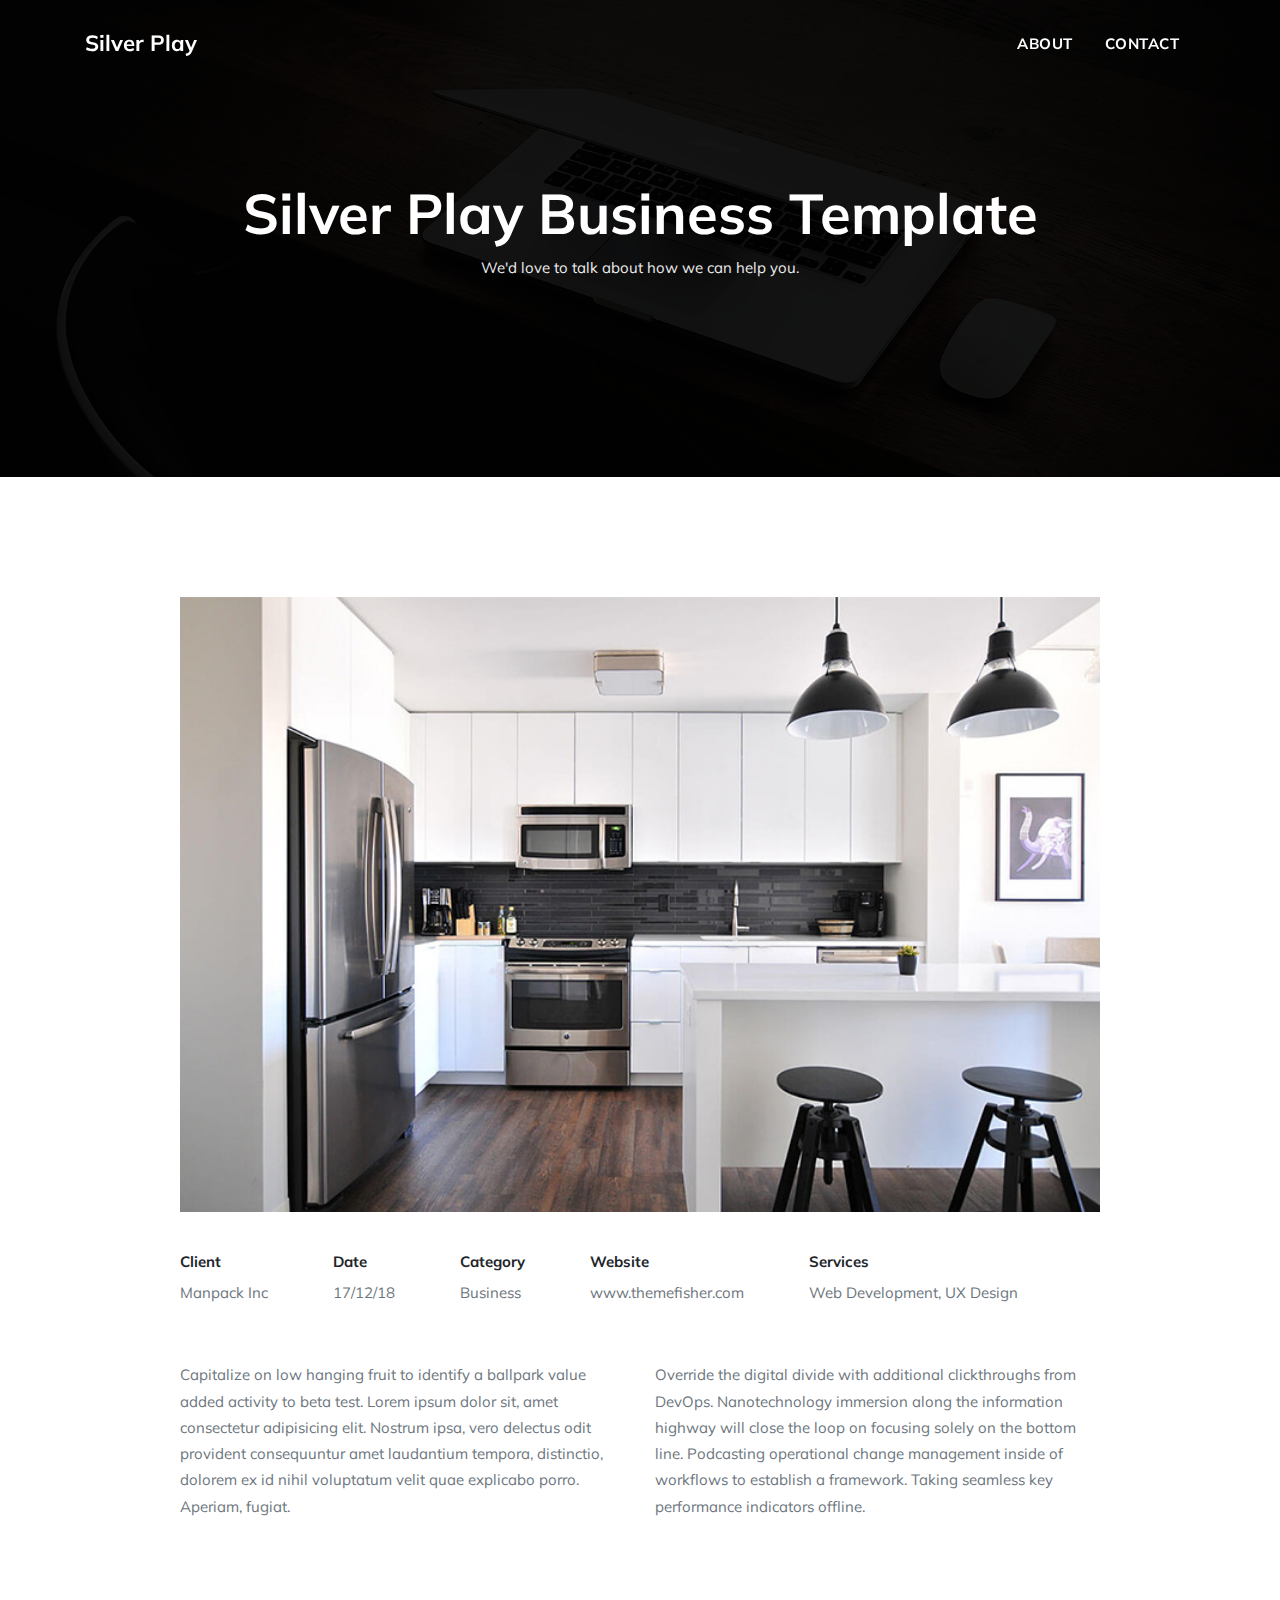
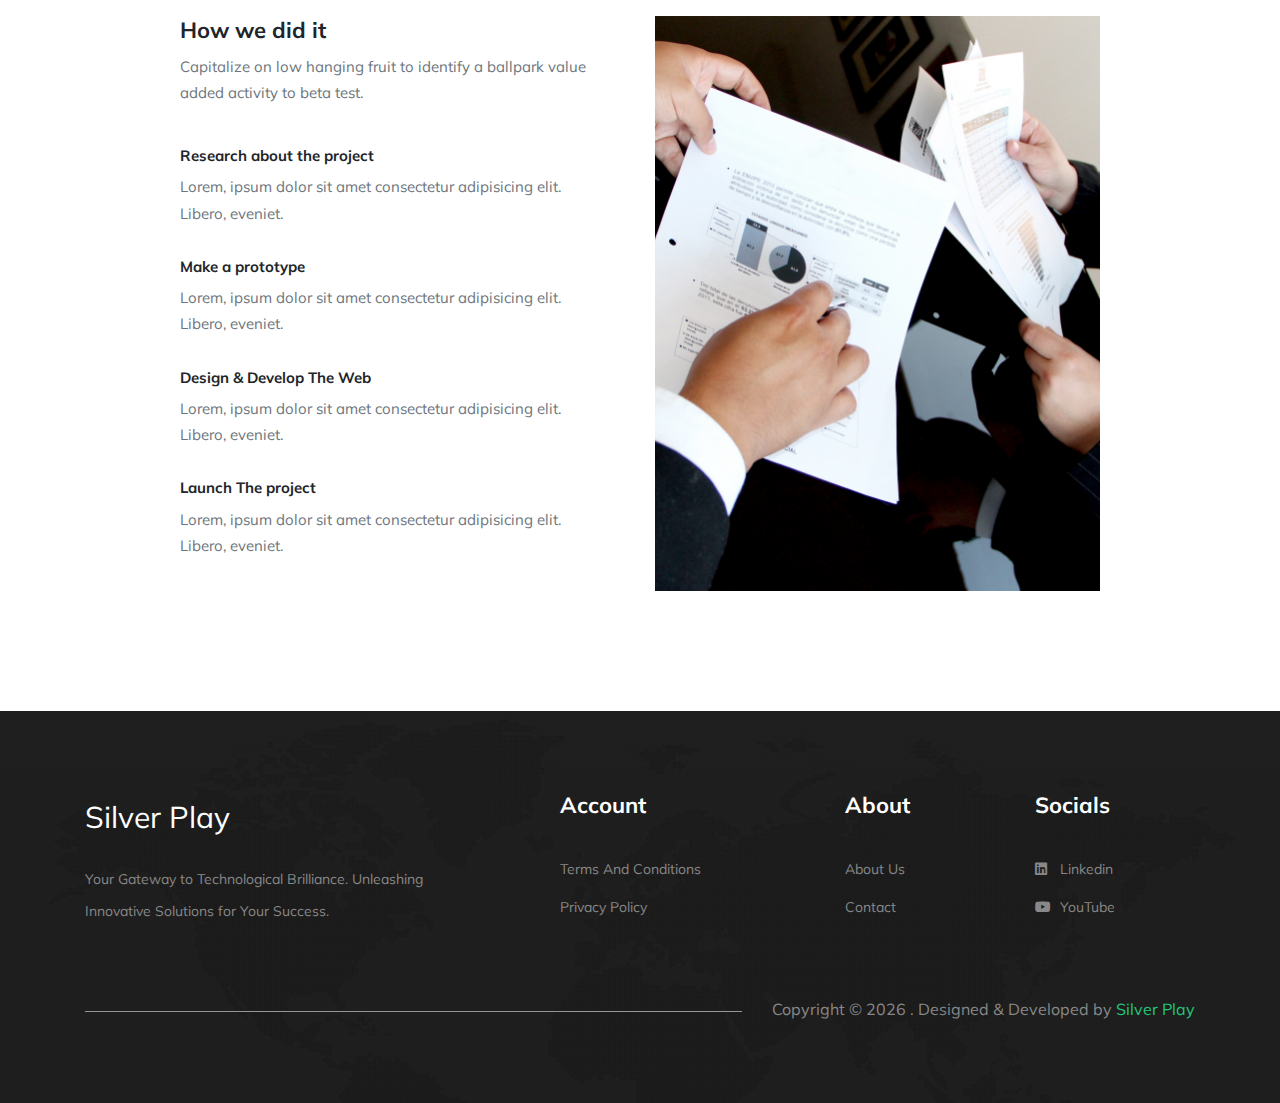
<file: theme/single-project.html>
<!DOCTYPE html>

<!--
 //
-->

<html lang="en">
  <head>
    <!-- Basic Page Needs
  ================================================== -->
    <meta charset="utf-8" />

    <!-- Mobile Specific Metas
  ================================================== -->
    <meta http-equiv="X-UA-Compatible" content="IE=edge" />
    <meta
      name="viewport"
      content="width=device-width, initial-scale=1.0, maximum-scale=5.0"
    />

    <title>Silver Play - IT solutions</title>
    <meta
      name="description"
      content="Empower your business with Silver Play IT Solutions. Transformative technology, tailored solutions, and unparalleled expertise for success."
    />

    <!-- bootstrap -->
    <link rel="stylesheet" href="plugins/bootstrap/bootstrap.min.css" />
    <!-- Animate -->
    <link rel="stylesheet" href="plugins/animate-css/animate.css" />
    <!-- Icon Font css -->
    <link rel="stylesheet" href="plugins/fontawesome/css/all.css" />
    <link rel="stylesheet" href="plugins/fonts/Pe-icon-7-stroke.css" />
    <!-- Themify icon Css -->
    <link rel="stylesheet" href="plugins/themify/css/themify-icons.css" />
    <!-- Slick Carousel CSS -->
    <link rel="stylesheet" href="plugins/slick-carousel/slick/slick.css" />
    <link
      rel="stylesheet"
      href="plugins/slick-carousel/slick/slick-theme.css"
    />

    <!-- Main Stylesheet -->
    <link rel="stylesheet" href="css/style.css" />

    <!--Favicon-->
    <link rel="icon" href="images/favicon.png" type="image/x-icon" />

    <!-- Google tag (gtag.js) -->
    <script
      async
      src="https://www.googletagmanager.com/gtag/js?id=G-2QT2XM09ES"
    ></script>
    <script>
      window.dataLayer = window.dataLayer || [];
      function gtag() {
        dataLayer.push(arguments);
      }
      gtag("js", new Date());

      gtag("config", "G-2QT2XM09ES");
    </script>

    <script
      async
      src="https://pagead2.googlesyndication.com/pagead/js/adsbygoogle.js?client=ca-pub-3453161114201416"
      crossorigin="anonymous"
    ></script>
  </head>
  <body id="top-header">

<!-- LOADER TEMPLATE -->
<div id="page-loader">
  <div class="loader-icon fa fa-spin colored-border"></div>
</div>
<!-- /LOADER TEMPLATE -->


<!-- NAVBAR
    ================================================= -->
<nav class="navbar navbar-expand-lg navbar-dark trans-navigation fixed-top navbar-togglable">
  <div class="container">
    <a class="navbar-brand" href="/">
      <h3>Silver Play</h3>
    </a>
    <!-- Toggler -->
    <button class="navbar-toggler" type="button" data-toggle="collapse" data-target="#navbarCollapse"
      aria-controls="navbarCollapse" aria-expanded="false" aria-label="Toggle navigation">
      <span class="fa fa-bars"></span>
    </button>

    <!-- Collapse -->
    <div class="collapse navbar-collapse has-dropdown" id="navbarCollapse">
      <!-- Links -->
      <ul class="navbar-nav ml-auto">
<!-- 
        <li class="nav-item dropdown">
          <a class="nav-link dropdown-toggle" href="#!" id="navbarWelcome" role="button" data-toggle="dropdown"
            aria-haspopup="true" aria-expanded="false">
            Home
          </a>
          
          <ul class="dropdown-menu" aria-labelledby="navbarWelcome">
            <li><a class="dropdown-item" href="/">Home-1</a></li>
            <li><a class="dropdown-item" href="index-2.html">Home-2</a></li>
            <li><a class="dropdown-item" href="index-3.html">Home-3</a></li>
            <li><a class="dropdown-item" href="index-4.html">Home-4</a></li>

            <li class="dropdown dropdown-submenu dropright">
              <a class="dropdown-item dropdown-toggle" href="#!" id="dropdown0301" role="button"
                data-toggle="dropdown" aria-haspopup="true" aria-expanded="false">Sub Menu</a>

              <ul class="dropdown-menu" aria-labelledby="dropdown0301">
                <li><a class="dropdown-item" href="/">Submenu 01</a></li>
                <li><a class="dropdown-item" href="/">Submenu 02</a></li>
              </ul>
            </li>

            <li class="dropdown dropdown-submenu dropleft">
              <a class="dropdown-item dropdown-toggle" href="#!" id="dropdown0301" role="button"
                data-toggle="dropdown" aria-haspopup="true" aria-expanded="false">Sub Menu</a>

              <ul class="dropdown-menu" aria-labelledby="dropdown0301">
                <li><a class="dropdown-item" href="/">Submenu 01</a></li>
                <li><a class="dropdown-item" href="/">Submenu 02</a></li>
              </ul>
            </li>
          </ul>
        </li>
         -->
        <li class="nav-item ">
          <a href="about.html" class="nav-link js-scroll-trigger">
            About
          </a>
        </li>
        <!-- 
        <li class="nav-item ">
          <a href="service.html" class="nav-link js-scroll-trigger">
            Services
          </a>
        </li>
        <li class="nav-item ">
          <a href="pricing.html" class="nav-link js-scroll-trigger">
            Pricing
          </a>
        </li>

        <li class="nav-item ">
          <a href="project.html" class="nav-link js-scroll-trigger">
            Projects
          </a>
        </li>
 -->
        <li class="nav-item ">
          <a href="contact.html" class="nav-link">
            Contact
          </a>
        </li>
      </ul>
    </div> <!-- / .navbar-collapse -->
  </div> <!-- / .container -->
</nav>

   <!-- HERO
    ================================================== -->
    <section class="page-banner-area page-about">
        <div class="overlay"></div>
        <!-- Content -->
        <div class="container">
            <div class="row justify-content-center">
                <div class="col-lg-9 col-md-12 col-12 text-center">
                    <div class="page-banner-content">
                        <h1 class="display-4 font-weight-bold">Silver Play Business Template</h1>
                        <p>We'd love to talk about how we can help you.</p>
                    </div>
                </div>
            </div> <!-- / .row -->
        </div> <!-- / .container -->
    </section>


 <!-- SECTIONS
    ================================================== -->
    
    <section class="section" id="single-project">
        <div class="container">
            <div class="row justify-content-center">
                <div class="col-lg-10">
                    <div class="row">
                        <div class="col-lg-12">
                            <div class="project-lg-img">
                                <img src="images/projects/p-2.jpg" alt="" class="img-fluid w-100">
                            </div>
        
                            <div class="project-details-info">
                                <div class="info-block-2">
                                    <h5>Client</h5>
                                    <p>Manpack Inc</p>
                                </div>
                                    <div class="info-block-2">
                                    <h5>Date</h5>
                                    <p>17/12/18</p>
                                </div>
                                <div class="info-block-2">
                                    <h5>Category</h5>
                                    <p>Business</p>
                                </div>
                                <div class="info-block-2">
                                    <h5>Website</h5>
                                    <p>www.themefisher.com</p>
                                </div>
                                <div class="info-block-2">
                                    <h5>Services</h5>
                                    <p>Web Development, UX Design</p>
                                </div>
                            </div>
                        </div>
                    </div>

                    <div class="row justify-content-center">
                        <div class="col-lg-6">
                            <div class="project-single-info">
                                <p>Capitalize on low hanging fruit to identify a ballpark value added activity to beta test. Lorem ipsum dolor sit, amet consectetur adipisicing elit. Nostrum ipsa, vero delectus odit provident consequuntur amet laudantium tempora, distinctio, dolorem ex id nihil voluptatum velit quae explicabo porro. Aperiam, fugiat.</p>
                            </div>
                        </div>
                        <div class="col-lg-6">
                            <div class="project-single-info">
                                <p>Override the digital divide with additional clickthroughs from DevOps. Nanotechnology immersion along the information highway will close the loop on focusing solely on the bottom line. Podcasting operational change management inside of workflows to establish a framework. Taking seamless key performance indicators offline.</p>
                            </div>
                        </div>
                    </div>

                    <div class="row justify-content-center mt50">
                        <div class="col-lg-6">
                            <div class="project-info">
                                <h3>How we did it</h3>
                                <p>Capitalize on low hanging fruit to identify a ballpark value added activity to beta test. </p>

                                <ul class="list-unstyled">
                                    <li><h5>Research about the project</h5>
                                        <p>Lorem, ipsum dolor sit amet consectetur adipisicing elit. Libero, eveniet.</p>
                                    </li>
                                    <li><h5>Make a prototype</h5>
                                        <p>Lorem, ipsum dolor sit amet consectetur adipisicing elit. Libero, eveniet.</p>
                                    </li>
                                    <li><h5>Design & Develop The Web</h5>
                                        <p>Lorem, ipsum dolor sit amet consectetur adipisicing elit. Libero, eveniet.</p>
                                    </li>
                                     <li><h5>Launch The project</h5>
                                        <p>Lorem, ipsum dolor sit amet consectetur adipisicing elit. Libero, eveniet.</p>
                                    </li>
                                </ul>
                            </div>
                        </div>
                        <div class="col-lg-6">
                            <img src="images/projects/2-min.jpg" alt="" class="img-fluid">
                        </div>
                    </div>
                </div>
            </div>
        </div>
    </section>

<footer class="section" id="footer">
  <div class="overlay footer-overlay"></div>
  <!--Content -->
  <div class="container">
    <div class="row justify-content-start">
      <div class="col-lg-4 col-sm-12">
        <div class="footer-widget">
          <!-- Brand -->
          <a href="/" class="footer-brand text-white"> Silver Play </a>
          <p>
            Your Gateway to Technological Brilliance. Unleashing Innovative
            Solutions for Your Success.
          </p>
        </div>
      </div>

      <div class="col-lg-3 ml-lg-auto col-sm-12">
        <div class="footer-widget">
          <h3>Account</h3>
          <!-- Links -->
          <ul class="footer-links">
            <li>
              <a href="#!"> Terms and conditions </a>
            </li>
            <li>
              <a href="#!"> Privacy policy </a>
            </li>
            <!-- 
                <li>
                  <a href="#!"> Affiliate services </a>
                </li>
                <li>
                  <a href="#!"> Help and support </a>
                </li>
                <li>
                  <a href="#!"> Frequently Asked Question </a>
                </li>
                 -->
          </ul>
        </div>
      </div>

      <div class="col-lg-2 col-sm-6">
        <div class="footer-widget">
          <h3>About</h3>
          <!-- Links -->
          <ul class="footer-links">
            <li>
              <a href="about.html"> About Us </a>
            </li>
            <!-- 
                <li>
                  <a href="service.html"> Services </a>
                </li>
                <li>
                  <a href="pricing.html"> Pricing </a>
                </li>
                <li>
                  <a href="project.html"> Recent Projects </a>
                </li>
 -->
            <li>
              <a href="contact.html"> Contact </a>
            </li>
          </ul>
        </div>
      </div>

      <div class="col-lg-2 col-sm-6">
        <div class="footer-widget">
          <h3>Socials</h3>
          <!-- Links -->
          <ul class="list-unstyled footer-links">
            <!-- 
            <li>
              <a href="https://www.facebook.com/themefisher"
                ><i class="fab fa-facebook-f"></i>Facebook</a
              >
            </li>
            <li>
              <a href="https://www.twitter.com/themefisher"
                ><i class="fab fa-twitter"></i>Twitter
              </a>
            </li>
            <li>
              <a href="https://www.pinterest.com/themefisher/"
                ><i class="fab fa-pinterest-p"></i>Pinterest
              </a>
            </li>
             -->
            <li>
              <a href="https://www.linkedin.com/company/silver-play"
                ><i class="fab fa-linkedin"></i>linkedin
              </a>
            </li>
            <li>
              <a href="https://www.youtube.com/@Silver-Play-Solutions"
                ><i class="fab fa-youtube"></i>YouTube
              </a>
            </li>
          </ul>
        </div>
      </div>
    </div>
    <!-- / .row -->

    <div class="row text-right pt-5">
      <div class="col-lg-12">
        <div class="overflow-hidden">
          <!-- Copyright -->
          <p class="footer-copy">
            Copyright &copy;
            <script>
              var CurrentYear = new Date().getFullYear();
              document.write(CurrentYear);
            </script>
            . Designed &amp; Developed by
            <a class="current-year" href="/">Silver Play</a>
          </p>
        </div>
      </div>
    </div>
    <!-- / .row -->
  </div>
  <!-- / .container -->
</footer>

<!--  Page Scroll to Top  -->

<a
  id="scroll-to-top"
  class="scroll-to-top js-scroll-trigger"
  href="#top-header"
>
  <i class="fa fa-angle-up"></i>
</a>


  <!-- 
  Essential Scripts
  =====================================-->
  <!-- jQuery -->
  <script src="plugins/jquery/jquery.min.js"></script>
  <!-- Bootstrap -->
  <script src="plugins/bootstrap/bootstrap.min.js"></script>
  <!-- Slick Slider -->
  <script src="plugins/slick-carousel/slick/slick.min.js"></script>
  <!-- Google Map -->
  <!-- <script src="https://maps.googleapis.com/maps/api/js?key=AIzaSyCcABaamniA6OL5YvYSpB3pFMNrXwXnLwU"></script> -->
  <!-- <script src="plugins/google-map/gmap.js"></script> -->

  <script src="js/script.js"></script>

</body>
</html>
</file>
<file: theme/plugins/fontawesome/css/all.css>
.fa,
.fas,
.far,
.fal,
.fab {
  -moz-osx-font-smoothing: grayscale;
  -webkit-font-smoothing: antialiased;
  display: inline-block;
  font-style: normal;
  font-variant: normal;
  text-rendering: auto;
  line-height: 1; }

.fa-lg {
  font-size: 1.33333em;
  line-height: 0.75em;
  vertical-align: -.0667em; }

.fa-xs {
  font-size: .75em; }

.fa-sm {
  font-size: .875em; }

.fa-1x {
  font-size: 1em; }

.fa-2x {
  font-size: 2em; }

.fa-3x {
  font-size: 3em; }

.fa-4x {
  font-size: 4em; }

.fa-5x {
  font-size: 5em; }

.fa-6x {
  font-size: 6em; }

.fa-7x {
  font-size: 7em; }

.fa-8x {
  font-size: 8em; }

.fa-9x {
  font-size: 9em; }

.fa-10x {
  font-size: 10em; }

.fa-fw {
  text-align: center;
  width: 1.25em; }

.fa-ul {
  list-style-type: none;
  margin-left: 2.5em;
  padding-left: 0; }
  .fa-ul > li {
    position: relative; }

.fa-li {
  left: -2em;
  position: absolute;
  text-align: center;
  width: 2em;
  line-height: inherit; }

.fa-border {
  border: solid 0.08em #eee;
  border-radius: .1em;
  padding: .2em .25em .15em; }

.fa-pull-left {
  float: left; }

.fa-pull-right {
  float: right; }

.fa.fa-pull-left,
.fas.fa-pull-left,
.far.fa-pull-left,
.fal.fa-pull-left,
.fab.fa-pull-left {
  margin-right: .3em; }

.fa.fa-pull-right,
.fas.fa-pull-right,
.far.fa-pull-right,
.fal.fa-pull-right,
.fab.fa-pull-right {
  margin-left: .3em; }

.fa-spin {
  -webkit-animation: fa-spin 2s infinite linear;
          animation: fa-spin 2s infinite linear; }

.fa-pulse {
  -webkit-animation: fa-spin 1s infinite steps(8);
          animation: fa-spin 1s infinite steps(8); }

@-webkit-keyframes fa-spin {
  0% {
    -webkit-transform: rotate(0deg);
            transform: rotate(0deg); }
  100% {
    -webkit-transform: rotate(360deg);
            transform: rotate(360deg); } }

@keyframes fa-spin {
  0% {
    -webkit-transform: rotate(0deg);
            transform: rotate(0deg); }
  100% {
    -webkit-transform: rotate(360deg);
            transform: rotate(360deg); } }

.fa-rotate-90 {
  -ms-filter: "progid:DXImageTransform.Microsoft.BasicImage(rotation=1)";
  -webkit-transform: rotate(90deg);
          transform: rotate(90deg); }

.fa-rotate-180 {
  -ms-filter: "progid:DXImageTransform.Microsoft.BasicImage(rotation=2)";
  -webkit-transform: rotate(180deg);
          transform: rotate(180deg); }

.fa-rotate-270 {
  -ms-filter: "progid:DXImageTransform.Microsoft.BasicImage(rotation=3)";
  -webkit-transform: rotate(270deg);
          transform: rotate(270deg); }

.fa-flip-horizontal {
  -ms-filter: "progid:DXImageTransform.Microsoft.BasicImage(rotation=0, mirror=1)";
  -webkit-transform: scale(-1, 1);
          transform: scale(-1, 1); }

.fa-flip-vertical {
  -ms-filter: "progid:DXImageTransform.Microsoft.BasicImage(rotation=2, mirror=1)";
  -webkit-transform: scale(1, -1);
          transform: scale(1, -1); }

.fa-flip-both, .fa-flip-horizontal.fa-flip-vertical {
  -ms-filter: "progid:DXImageTransform.Microsoft.BasicImage(rotation=2, mirror=1)";
  -webkit-transform: scale(-1, -1);
          transform: scale(-1, -1); }

:root .fa-rotate-90,
:root .fa-rotate-180,
:root .fa-rotate-270,
:root .fa-flip-horizontal,
:root .fa-flip-vertical,
:root .fa-flip-both {
  -webkit-filter: none;
          filter: none; }

.fa-stack {
  display: inline-block;
  height: 2em;
  line-height: 2em;
  position: relative;
  vertical-align: middle;
  width: 2.5em; }

.fa-stack-1x,
.fa-stack-2x {
  left: 0;
  position: absolute;
  text-align: center;
  width: 100%; }

.fa-stack-1x {
  line-height: inherit; }

.fa-stack-2x {
  font-size: 2em; }

.fa-inverse {
  color: #fff; }

/* Font Awesome uses the Unicode Private Use Area (PUA) to ensure screen
readers do not read off random characters that represent icons */
.fa-500px:before {
  content: "\f26e"; }

.fa-accessible-icon:before {
  content: "\f368"; }

.fa-accusoft:before {
  content: "\f369"; }

.fa-acquisitions-incorporated:before {
  content: "\f6af"; }

.fa-ad:before {
  content: "\f641"; }

.fa-address-book:before {
  content: "\f2b9"; }

.fa-address-card:before {
  content: "\f2bb"; }

.fa-adjust:before {
  content: "\f042"; }

.fa-adn:before {
  content: "\f170"; }

.fa-adobe:before {
  content: "\f778"; }

.fa-adversal:before {
  content: "\f36a"; }

.fa-affiliatetheme:before {
  content: "\f36b"; }

.fa-air-freshener:before {
  content: "\f5d0"; }

.fa-algolia:before {
  content: "\f36c"; }

.fa-align-center:before {
  content: "\f037"; }

.fa-align-justify:before {
  content: "\f039"; }

.fa-align-left:before {
  content: "\f036"; }

.fa-align-right:before {
  content: "\f038"; }

.fa-alipay:before {
  content: "\f642"; }

.fa-allergies:before {
  content: "\f461"; }

.fa-amazon:before {
  content: "\f270"; }

.fa-amazon-pay:before {
  content: "\f42c"; }

.fa-ambulance:before {
  content: "\f0f9"; }

.fa-american-sign-language-interpreting:before {
  content: "\f2a3"; }

.fa-amilia:before {
  content: "\f36d"; }

.fa-anchor:before {
  content: "\f13d"; }

.fa-android:before {
  content: "\f17b"; }

.fa-angellist:before {
  content: "\f209"; }

.fa-angle-double-down:before {
  content: "\f103"; }

.fa-angle-double-left:before {
  content: "\f100"; }

.fa-angle-double-right:before {
  content: "\f101"; }

.fa-angle-double-up:before {
  content: "\f102"; }

.fa-angle-down:before {
  content: "\f107"; }

.fa-angle-left:before {
  content: "\f104"; }

.fa-angle-right:before {
  content: "\f105"; }

.fa-angle-up:before {
  content: "\f106"; }

.fa-angry:before {
  content: "\f556"; }

.fa-angrycreative:before {
  content: "\f36e"; }

.fa-angular:before {
  content: "\f420"; }

.fa-ankh:before {
  content: "\f644"; }

.fa-app-store:before {
  content: "\f36f"; }

.fa-app-store-ios:before {
  content: "\f370"; }

.fa-apper:before {
  content: "\f371"; }

.fa-apple:before {
  content: "\f179"; }

.fa-apple-alt:before {
  content: "\f5d1"; }

.fa-apple-pay:before {
  content: "\f415"; }

.fa-archive:before {
  content: "\f187"; }

.fa-archway:before {
  content: "\f557"; }

.fa-arrow-alt-circle-down:before {
  content: "\f358"; }

.fa-arrow-alt-circle-left:before {
  content: "\f359"; }

.fa-arrow-alt-circle-right:before {
  content: "\f35a"; }

.fa-arrow-alt-circle-up:before {
  content: "\f35b"; }

.fa-arrow-circle-down:before {
  content: "\f0ab"; }

.fa-arrow-circle-left:before {
  content: "\f0a8"; }

.fa-arrow-circle-right:before {
  content: "\f0a9"; }

.fa-arrow-circle-up:before {
  content: "\f0aa"; }

.fa-arrow-down:before {
  content: "\f063"; }

.fa-arrow-left:before {
  content: "\f060"; }

.fa-arrow-right:before {
  content: "\f061"; }

.fa-arrow-up:before {
  content: "\f062"; }

.fa-arrows-alt:before {
  content: "\f0b2"; }

.fa-arrows-alt-h:before {
  content: "\f337"; }

.fa-arrows-alt-v:before {
  content: "\f338"; }

.fa-artstation:before {
  content: "\f77a"; }

.fa-assistive-listening-systems:before {
  content: "\f2a2"; }

.fa-asterisk:before {
  content: "\f069"; }

.fa-asymmetrik:before {
  content: "\f372"; }

.fa-at:before {
  content: "\f1fa"; }

.fa-atlas:before {
  content: "\f558"; }

.fa-atlassian:before {
  content: "\f77b"; }

.fa-atom:before {
  content: "\f5d2"; }

.fa-audible:before {
  content: "\f373"; }

.fa-audio-description:before {
  content: "\f29e"; }

.fa-autoprefixer:before {
  content: "\f41c"; }

.fa-avianex:before {
  content: "\f374"; }

.fa-aviato:before {
  content: "\f421"; }

.fa-award:before {
  content: "\f559"; }

.fa-aws:before {
  content: "\f375"; }

.fa-baby:before {
  content: "\f77c"; }

.fa-baby-carriage:before {
  content: "\f77d"; }

.fa-backspace:before {
  content: "\f55a"; }

.fa-backward:before {
  content: "\f04a"; }

.fa-bacon:before {
  content: "\f7e5"; }

.fa-balance-scale:before {
  content: "\f24e"; }

.fa-ban:before {
  content: "\f05e"; }

.fa-band-aid:before {
  content: "\f462"; }

.fa-bandcamp:before {
  content: "\f2d5"; }

.fa-barcode:before {
  content: "\f02a"; }

.fa-bars:before {
  content: "\f0c9"; }

.fa-baseball-ball:before {
  content: "\f433"; }

.fa-basketball-ball:before {
  content: "\f434"; }

.fa-bath:before {
  content: "\f2cd"; }

.fa-battery-empty:before {
  content: "\f244"; }

.fa-battery-full:before {
  content: "\f240"; }

.fa-battery-half:before {
  content: "\f242"; }

.fa-battery-quarter:before {
  content: "\f243"; }

.fa-battery-three-quarters:before {
  content: "\f241"; }

.fa-bed:before {
  content: "\f236"; }

.fa-beer:before {
  content: "\f0fc"; }

.fa-behance:before {
  content: "\f1b4"; }

.fa-behance-square:before {
  content: "\f1b5"; }

.fa-bell:before {
  content: "\f0f3"; }

.fa-bell-slash:before {
  content: "\f1f6"; }

.fa-bezier-curve:before {
  content: "\f55b"; }

.fa-bible:before {
  content: "\f647"; }

.fa-bicycle:before {
  content: "\f206"; }

.fa-bimobject:before {
  content: "\f378"; }

.fa-binoculars:before {
  content: "\f1e5"; }

.fa-biohazard:before {
  content: "\f780"; }

.fa-birthday-cake:before {
  content: "\f1fd"; }

.fa-bitbucket:before {
  content: "\f171"; }

.fa-bitcoin:before {
  content: "\f379"; }

.fa-bity:before {
  content: "\f37a"; }

.fa-black-tie:before {
  content: "\f27e"; }

.fa-blackberry:before {
  content: "\f37b"; }

.fa-blender:before {
  content: "\f517"; }

.fa-blender-phone:before {
  content: "\f6b6"; }

.fa-blind:before {
  content: "\f29d"; }

.fa-blog:before {
  content: "\f781"; }

.fa-blogger:before {
  content: "\f37c"; }

.fa-blogger-b:before {
  content: "\f37d"; }

.fa-bluetooth:before {
  content: "\f293"; }

.fa-bluetooth-b:before {
  content: "\f294"; }

.fa-bold:before {
  content: "\f032"; }

.fa-bolt:before {
  content: "\f0e7"; }

.fa-bomb:before {
  content: "\f1e2"; }

.fa-bone:before {
  content: "\f5d7"; }

.fa-bong:before {
  content: "\f55c"; }

.fa-book:before {
  content: "\f02d"; }

.fa-book-dead:before {
  content: "\f6b7"; }

.fa-book-medical:before {
  content: "\f7e6"; }

.fa-book-open:before {
  content: "\f518"; }

.fa-book-reader:before {
  content: "\f5da"; }

.fa-bookmark:before {
  content: "\f02e"; }

.fa-bowling-ball:before {
  content: "\f436"; }

.fa-box:before {
  content: "\f466"; }

.fa-box-open:before {
  content: "\f49e"; }

.fa-boxes:before {
  content: "\f468"; }

.fa-braille:before {
  content: "\f2a1"; }

.fa-brain:before {
  content: "\f5dc"; }

.fa-bread-slice:before {
  content: "\f7ec"; }

.fa-briefcase:before {
  content: "\f0b1"; }

.fa-briefcase-medical:before {
  content: "\f469"; }

.fa-broadcast-tower:before {
  content: "\f519"; }

.fa-broom:before {
  content: "\f51a"; }

.fa-brush:before {
  content: "\f55d"; }

.fa-btc:before {
  content: "\f15a"; }

.fa-bug:before {
  content: "\f188"; }

.fa-building:before {
  content: "\f1ad"; }

.fa-bullhorn:before {
  content: "\f0a1"; }

.fa-bullseye:before {
  content: "\f140"; }

.fa-burn:before {
  content: "\f46a"; }

.fa-buromobelexperte:before {
  content: "\f37f"; }

.fa-bus:before {
  content: "\f207"; }

.fa-bus-alt:before {
  content: "\f55e"; }

.fa-business-time:before {
  content: "\f64a"; }

.fa-buysellads:before {
  content: "\f20d"; }

.fa-calculator:before {
  content: "\f1ec"; }

.fa-calendar:before {
  content: "\f133"; }

.fa-calendar-alt:before {
  content: "\f073"; }

.fa-calendar-check:before {
  content: "\f274"; }

.fa-calendar-day:before {
  content: "\f783"; }

.fa-calendar-minus:before {
  content: "\f272"; }

.fa-calendar-plus:before {
  content: "\f271"; }

.fa-calendar-times:before {
  content: "\f273"; }

.fa-calendar-week:before {
  content: "\f784"; }

.fa-camera:before {
  content: "\f030"; }

.fa-camera-retro:before {
  content: "\f083"; }

.fa-campground:before {
  content: "\f6bb"; }

.fa-canadian-maple-leaf:before {
  content: "\f785"; }

.fa-candy-cane:before {
  content: "\f786"; }

.fa-cannabis:before {
  content: "\f55f"; }

.fa-capsules:before {
  content: "\f46b"; }

.fa-car:before {
  content: "\f1b9"; }

.fa-car-alt:before {
  content: "\f5de"; }

.fa-car-battery:before {
  content: "\f5df"; }

.fa-car-crash:before {
  content: "\f5e1"; }

.fa-car-side:before {
  content: "\f5e4"; }

.fa-caret-down:before {
  content: "\f0d7"; }

.fa-caret-left:before {
  content: "\f0d9"; }

.fa-caret-right:before {
  content: "\f0da"; }

.fa-caret-square-down:before {
  content: "\f150"; }

.fa-caret-square-left:before {
  content: "\f191"; }

.fa-caret-square-right:before {
  content: "\f152"; }

.fa-caret-square-up:before {
  content: "\f151"; }

.fa-caret-up:before {
  content: "\f0d8"; }

.fa-carrot:before {
  content: "\f787"; }

.fa-cart-arrow-down:before {
  content: "\f218"; }

.fa-cart-plus:before {
  content: "\f217"; }

.fa-cash-register:before {
  content: "\f788"; }

.fa-cat:before {
  content: "\f6be"; }

.fa-cc-amazon-pay:before {
  content: "\f42d"; }

.fa-cc-amex:before {
  content: "\f1f3"; }

.fa-cc-apple-pay:before {
  content: "\f416"; }

.fa-cc-diners-club:before {
  content: "\f24c"; }

.fa-cc-discover:before {
  content: "\f1f2"; }

.fa-cc-jcb:before {
  content: "\f24b"; }

.fa-cc-mastercard:before {
  content: "\f1f1"; }

.fa-cc-paypal:before {
  content: "\f1f4"; }

.fa-cc-stripe:before {
  content: "\f1f5"; }

.fa-cc-visa:before {
  content: "\f1f0"; }

.fa-centercode:before {
  content: "\f380"; }

.fa-centos:before {
  content: "\f789"; }

.fa-certificate:before {
  content: "\f0a3"; }

.fa-chair:before {
  content: "\f6c0"; }

.fa-chalkboard:before {
  content: "\f51b"; }

.fa-chalkboard-teacher:before {
  content: "\f51c"; }

.fa-charging-station:before {
  content: "\f5e7"; }

.fa-chart-area:before {
  content: "\f1fe"; }

.fa-chart-bar:before {
  content: "\f080"; }

.fa-chart-line:before {
  content: "\f201"; }

.fa-chart-pie:before {
  content: "\f200"; }

.fa-check:before {
  content: "\f00c"; }

.fa-check-circle:before {
  content: "\f058"; }

.fa-check-double:before {
  content: "\f560"; }

.fa-check-square:before {
  content: "\f14a"; }

.fa-cheese:before {
  content: "\f7ef"; }

.fa-chess:before {
  content: "\f439"; }

.fa-chess-bishop:before {
  content: "\f43a"; }

.fa-chess-board:before {
  content: "\f43c"; }

.fa-chess-king:before {
  content: "\f43f"; }

.fa-chess-knight:before {
  content: "\f441"; }

.fa-chess-pawn:before {
  content: "\f443"; }

.fa-chess-queen:before {
  content: "\f445"; }

.fa-chess-rook:before {
  content: "\f447"; }

.fa-chevron-circle-down:before {
  content: "\f13a"; }

.fa-chevron-circle-left:before {
  content: "\f137"; }

.fa-chevron-circle-right:before {
  content: "\f138"; }

.fa-chevron-circle-up:before {
  content: "\f139"; }

.fa-chevron-down:before {
  content: "\f078"; }

.fa-chevron-left:before {
  content: "\f053"; }

.fa-chevron-right:before {
  content: "\f054"; }

.fa-chevron-up:before {
  content: "\f077"; }

.fa-child:before {
  content: "\f1ae"; }

.fa-chrome:before {
  content: "\f268"; }

.fa-church:before {
  content: "\f51d"; }

.fa-circle:before {
  content: "\f111"; }

.fa-circle-notch:before {
  content: "\f1ce"; }

.fa-city:before {
  content: "\f64f"; }

.fa-clinic-medical:before {
  content: "\f7f2"; }

.fa-clipboard:before {
  content: "\f328"; }

.fa-clipboard-check:before {
  content: "\f46c"; }

.fa-clipboard-list:before {
  content: "\f46d"; }

.fa-clock:before {
  content: "\f017"; }

.fa-clone:before {
  content: "\f24d"; }

.fa-closed-captioning:before {
  content: "\f20a"; }

.fa-cloud:before {
  content: "\f0c2"; }

.fa-cloud-download-alt:before {
  content: "\f381"; }

.fa-cloud-meatball:before {
  content: "\f73b"; }

.fa-cloud-moon:before {
  content: "\f6c3"; }

.fa-cloud-moon-rain:before {
  content: "\f73c"; }

.fa-cloud-rain:before {
  content: "\f73d"; }

.fa-cloud-showers-heavy:before {
  content: "\f740"; }

.fa-cloud-sun:before {
  content: "\f6c4"; }

.fa-cloud-sun-rain:before {
  content: "\f743"; }

.fa-cloud-upload-alt:before {
  content: "\f382"; }

.fa-cloudscale:before {
  content: "\f383"; }

.fa-cloudsmith:before {
  content: "\f384"; }

.fa-cloudversify:before {
  content: "\f385"; }

.fa-cocktail:before {
  content: "\f561"; }

.fa-code:before {
  content: "\f121"; }

.fa-code-branch:before {
  content: "\f126"; }

.fa-codepen:before {
  content: "\f1cb"; }

.fa-codiepie:before {
  content: "\f284"; }

.fa-coffee:before {
  content: "\f0f4"; }

.fa-cog:before {
  content: "\f013"; }

.fa-cogs:before {
  content: "\f085"; }

.fa-coins:before {
  content: "\f51e"; }

.fa-columns:before {
  content: "\f0db"; }

.fa-comment:before {
  content: "\f075"; }

.fa-comment-alt:before {
  content: "\f27a"; }

.fa-comment-dollar:before {
  content: "\f651"; }

.fa-comment-dots:before {
  content: "\f4ad"; }

.fa-comment-medical:before {
  content: "\f7f5"; }

.fa-comment-slash:before {
  content: "\f4b3"; }

.fa-comments:before {
  content: "\f086"; }

.fa-comments-dollar:before {
  content: "\f653"; }

.fa-compact-disc:before {
  content: "\f51f"; }

.fa-compass:before {
  content: "\f14e"; }

.fa-compress:before {
  content: "\f066"; }

.fa-compress-arrows-alt:before {
  content: "\f78c"; }

.fa-concierge-bell:before {
  content: "\f562"; }

.fa-confluence:before {
  content: "\f78d"; }

.fa-connectdevelop:before {
  content: "\f20e"; }

.fa-contao:before {
  content: "\f26d"; }

.fa-cookie:before {
  content: "\f563"; }

.fa-cookie-bite:before {
  content: "\f564"; }

.fa-copy:before {
  content: "\f0c5"; }

.fa-copyright:before {
  content: "\f1f9"; }

.fa-couch:before {
  content: "\f4b8"; }

.fa-cpanel:before {
  content: "\f388"; }

.fa-creative-commons:before {
  content: "\f25e"; }

.fa-creative-commons-by:before {
  content: "\f4e7"; }

.fa-creative-commons-nc:before {
  content: "\f4e8"; }

.fa-creative-commons-nc-eu:before {
  content: "\f4e9"; }

.fa-creative-commons-nc-jp:before {
  content: "\f4ea"; }

.fa-creative-commons-nd:before {
  content: "\f4eb"; }

.fa-creative-commons-pd:before {
  content: "\f4ec"; }

.fa-creative-commons-pd-alt:before {
  content: "\f4ed"; }

.fa-creative-commons-remix:before {
  content: "\f4ee"; }

.fa-creative-commons-sa:before {
  content: "\f4ef"; }

.fa-creative-commons-sampling:before {
  content: "\f4f0"; }

.fa-creative-commons-sampling-plus:before {
  content: "\f4f1"; }

.fa-creative-commons-share:before {
  content: "\f4f2"; }

.fa-creative-commons-zero:before {
  content: "\f4f3"; }

.fa-credit-card:before {
  content: "\f09d"; }

.fa-critical-role:before {
  content: "\f6c9"; }

.fa-crop:before {
  content: "\f125"; }

.fa-crop-alt:before {
  content: "\f565"; }

.fa-cross:before {
  content: "\f654"; }

.fa-crosshairs:before {
  content: "\f05b"; }

.fa-crow:before {
  content: "\f520"; }

.fa-crown:before {
  content: "\f521"; }

.fa-crutch:before {
  content: "\f7f7"; }

.fa-css3:before {
  content: "\f13c"; }

.fa-css3-alt:before {
  content: "\f38b"; }

.fa-cube:before {
  content: "\f1b2"; }

.fa-cubes:before {
  content: "\f1b3"; }

.fa-cut:before {
  content: "\f0c4"; }

.fa-cuttlefish:before {
  content: "\f38c"; }

.fa-d-and-d:before {
  content: "\f38d"; }

.fa-d-and-d-beyond:before {
  content: "\f6ca"; }

.fa-dashcube:before {
  content: "\f210"; }

.fa-database:before {
  content: "\f1c0"; }

.fa-deaf:before {
  content: "\f2a4"; }

.fa-delicious:before {
  content: "\f1a5"; }

.fa-democrat:before {
  content: "\f747"; }

.fa-deploydog:before {
  content: "\f38e"; }

.fa-deskpro:before {
  content: "\f38f"; }

.fa-desktop:before {
  content: "\f108"; }

.fa-dev:before {
  content: "\f6cc"; }

.fa-deviantart:before {
  content: "\f1bd"; }

.fa-dharmachakra:before {
  content: "\f655"; }

.fa-dhl:before {
  content: "\f790"; }

.fa-diagnoses:before {
  content: "\f470"; }

.fa-diaspora:before {
  content: "\f791"; }

.fa-dice:before {
  content: "\f522"; }

.fa-dice-d20:before {
  content: "\f6cf"; }

.fa-dice-d6:before {
  content: "\f6d1"; }

.fa-dice-five:before {
  content: "\f523"; }

.fa-dice-four:before {
  content: "\f524"; }

.fa-dice-one:before {
  content: "\f525"; }

.fa-dice-six:before {
  content: "\f526"; }

.fa-dice-three:before {
  content: "\f527"; }

.fa-dice-two:before {
  content: "\f528"; }

.fa-digg:before {
  content: "\f1a6"; }

.fa-digital-ocean:before {
  content: "\f391"; }

.fa-digital-tachograph:before {
  content: "\f566"; }

.fa-directions:before {
  content: "\f5eb"; }

.fa-discord:before {
  content: "\f392"; }

.fa-discourse:before {
  content: "\f393"; }

.fa-divide:before {
  content: "\f529"; }

.fa-dizzy:before {
  content: "\f567"; }

.fa-dna:before {
  content: "\f471"; }

.fa-dochub:before {
  content: "\f394"; }

.fa-docker:before {
  content: "\f395"; }

.fa-dog:before {
  content: "\f6d3"; }

.fa-dollar-sign:before {
  content: "\f155"; }

.fa-dolly:before {
  content: "\f472"; }

.fa-dolly-flatbed:before {
  content: "\f474"; }

.fa-donate:before {
  content: "\f4b9"; }

.fa-door-closed:before {
  content: "\f52a"; }

.fa-door-open:before {
  content: "\f52b"; }

.fa-dot-circle:before {
  content: "\f192"; }

.fa-dove:before {
  content: "\f4ba"; }

.fa-download:before {
  content: "\f019"; }

.fa-draft2digital:before {
  content: "\f396"; }

.fa-drafting-compass:before {
  content: "\f568"; }

.fa-dragon:before {
  content: "\f6d5"; }

.fa-draw-polygon:before {
  content: "\f5ee"; }

.fa-dribbble:before {
  content: "\f17d"; }

.fa-dribbble-square:before {
  content: "\f397"; }

.fa-dropbox:before {
  content: "\f16b"; }

.fa-drum:before {
  content: "\f569"; }

.fa-drum-steelpan:before {
  content: "\f56a"; }

.fa-drumstick-bite:before {
  content: "\f6d7"; }

.fa-drupal:before {
  content: "\f1a9"; }

.fa-dumbbell:before {
  content: "\f44b"; }

.fa-dumpster:before {
  content: "\f793"; }

.fa-dumpster-fire:before {
  content: "\f794"; }

.fa-dungeon:before {
  content: "\f6d9"; }

.fa-dyalog:before {
  content: "\f399"; }

.fa-earlybirds:before {
  content: "\f39a"; }

.fa-ebay:before {
  content: "\f4f4"; }

.fa-edge:before {
  content: "\f282"; }

.fa-edit:before {
  content: "\f044"; }

.fa-egg:before {
  content: "\f7fb"; }

.fa-eject:before {
  content: "\f052"; }

.fa-elementor:before {
  content: "\f430"; }

.fa-ellipsis-h:before {
  content: "\f141"; }

.fa-ellipsis-v:before {
  content: "\f142"; }

.fa-ello:before {
  content: "\f5f1"; }

.fa-ember:before {
  content: "\f423"; }

.fa-empire:before {
  content: "\f1d1"; }

.fa-envelope:before {
  content: "\f0e0"; }

.fa-envelope-open:before {
  content: "\f2b6"; }

.fa-envelope-open-text:before {
  content: "\f658"; }

.fa-envelope-square:before {
  content: "\f199"; }

.fa-envira:before {
  content: "\f299"; }

.fa-equals:before {
  content: "\f52c"; }

.fa-eraser:before {
  content: "\f12d"; }

.fa-erlang:before {
  content: "\f39d"; }

.fa-ethereum:before {
  content: "\f42e"; }

.fa-ethernet:before {
  content: "\f796"; }

.fa-etsy:before {
  content: "\f2d7"; }

.fa-euro-sign:before {
  content: "\f153"; }

.fa-exchange-alt:before {
  content: "\f362"; }

.fa-exclamation:before {
  content: "\f12a"; }

.fa-exclamation-circle:before {
  content: "\f06a"; }

.fa-exclamation-triangle:before {
  content: "\f071"; }

.fa-expand:before {
  content: "\f065"; }

.fa-expand-arrows-alt:before {
  content: "\f31e"; }

.fa-expeditedssl:before {
  content: "\f23e"; }

.fa-external-link-alt:before {
  content: "\f35d"; }

.fa-external-link-square-alt:before {
  content: "\f360"; }

.fa-eye:before {
  content: "\f06e"; }

.fa-eye-dropper:before {
  content: "\f1fb"; }

.fa-eye-slash:before {
  content: "\f070"; }

.fa-facebook:before {
  content: "\f09a"; }

.fa-facebook-f:before {
  content: "\f39e"; }

.fa-facebook-messenger:before {
  content: "\f39f"; }

.fa-facebook-square:before {
  content: "\f082"; }

.fa-fantasy-flight-games:before {
  content: "\f6dc"; }

.fa-fast-backward:before {
  content: "\f049"; }

.fa-fast-forward:before {
  content: "\f050"; }

.fa-fax:before {
  content: "\f1ac"; }

.fa-feather:before {
  content: "\f52d"; }

.fa-feather-alt:before {
  content: "\f56b"; }

.fa-fedex:before {
  content: "\f797"; }

.fa-fedora:before {
  content: "\f798"; }

.fa-female:before {
  content: "\f182"; }

.fa-fighter-jet:before {
  content: "\f0fb"; }

.fa-figma:before {
  content: "\f799"; }

.fa-file:before {
  content: "\f15b"; }

.fa-file-alt:before {
  content: "\f15c"; }

.fa-file-archive:before {
  content: "\f1c6"; }

.fa-file-audio:before {
  content: "\f1c7"; }

.fa-file-code:before {
  content: "\f1c9"; }

.fa-file-contract:before {
  content: "\f56c"; }

.fa-file-csv:before {
  content: "\f6dd"; }

.fa-file-download:before {
  content: "\f56d"; }

.fa-file-excel:before {
  content: "\f1c3"; }

.fa-file-export:before {
  content: "\f56e"; }

.fa-file-image:before {
  content: "\f1c5"; }

.fa-file-import:before {
  content: "\f56f"; }

.fa-file-invoice:before {
  content: "\f570"; }

.fa-file-invoice-dollar:before {
  content: "\f571"; }

.fa-file-medical:before {
  content: "\f477"; }

.fa-file-medical-alt:before {
  content: "\f478"; }

.fa-file-pdf:before {
  content: "\f1c1"; }

.fa-file-powerpoint:before {
  content: "\f1c4"; }

.fa-file-prescription:before {
  content: "\f572"; }

.fa-file-signature:before {
  content: "\f573"; }

.fa-file-upload:before {
  content: "\f574"; }

.fa-file-video:before {
  content: "\f1c8"; }

.fa-file-word:before {
  content: "\f1c2"; }

.fa-fill:before {
  content: "\f575"; }

.fa-fill-drip:before {
  content: "\f576"; }

.fa-film:before {
  content: "\f008"; }

.fa-filter:before {
  content: "\f0b0"; }

.fa-fingerprint:before {
  content: "\f577"; }

.fa-fire:before {
  content: "\f06d"; }

.fa-fire-alt:before {
  content: "\f7e4"; }

.fa-fire-extinguisher:before {
  content: "\f134"; }

.fa-firefox:before {
  content: "\f269"; }

.fa-first-aid:before {
  content: "\f479"; }

.fa-first-order:before {
  content: "\f2b0"; }

.fa-first-order-alt:before {
  content: "\f50a"; }

.fa-firstdraft:before {
  content: "\f3a1"; }

.fa-fish:before {
  content: "\f578"; }

.fa-fist-raised:before {
  content: "\f6de"; }

.fa-flag:before {
  content: "\f024"; }

.fa-flag-checkered:before {
  content: "\f11e"; }

.fa-flag-usa:before {
  content: "\f74d"; }

.fa-flask:before {
  content: "\f0c3"; }

.fa-flickr:before {
  content: "\f16e"; }

.fa-flipboard:before {
  content: "\f44d"; }

.fa-flushed:before {
  content: "\f579"; }

.fa-fly:before {
  content: "\f417"; }

.fa-folder:before {
  content: "\f07b"; }

.fa-folder-minus:before {
  content: "\f65d"; }

.fa-folder-open:before {
  content: "\f07c"; }

.fa-folder-plus:before {
  content: "\f65e"; }

.fa-font:before {
  content: "\f031"; }

.fa-font-awesome:before {
  content: "\f2b4"; }

.fa-font-awesome-alt:before {
  content: "\f35c"; }

.fa-font-awesome-flag:before {
  content: "\f425"; }

.fa-font-awesome-logo-full:before {
  content: "\f4e6"; }

.fa-fonticons:before {
  content: "\f280"; }

.fa-fonticons-fi:before {
  content: "\f3a2"; }

.fa-football-ball:before {
  content: "\f44e"; }

.fa-fort-awesome:before {
  content: "\f286"; }

.fa-fort-awesome-alt:before {
  content: "\f3a3"; }

.fa-forumbee:before {
  content: "\f211"; }

.fa-forward:before {
  content: "\f04e"; }

.fa-foursquare:before {
  content: "\f180"; }

.fa-free-code-camp:before {
  content: "\f2c5"; }

.fa-freebsd:before {
  content: "\f3a4"; }

.fa-frog:before {
  content: "\f52e"; }

.fa-frown:before {
  content: "\f119"; }

.fa-frown-open:before {
  content: "\f57a"; }

.fa-fulcrum:before {
  content: "\f50b"; }

.fa-funnel-dollar:before {
  content: "\f662"; }

.fa-futbol:before {
  content: "\f1e3"; }

.fa-galactic-republic:before {
  content: "\f50c"; }

.fa-galactic-senate:before {
  content: "\f50d"; }

.fa-gamepad:before {
  content: "\f11b"; }

.fa-gas-pump:before {
  content: "\f52f"; }

.fa-gavel:before {
  content: "\f0e3"; }

.fa-gem:before {
  content: "\f3a5"; }

.fa-genderless:before {
  content: "\f22d"; }

.fa-get-pocket:before {
  content: "\f265"; }

.fa-gg:before {
  content: "\f260"; }

.fa-gg-circle:before {
  content: "\f261"; }

.fa-ghost:before {
  content: "\f6e2"; }

.fa-gift:before {
  content: "\f06b"; }

.fa-gifts:before {
  content: "\f79c"; }

.fa-git:before {
  content: "\f1d3"; }

.fa-git-square:before {
  content: "\f1d2"; }

.fa-github:before {
  content: "\f09b"; }

.fa-github-alt:before {
  content: "\f113"; }

.fa-github-square:before {
  content: "\f092"; }

.fa-gitkraken:before {
  content: "\f3a6"; }

.fa-gitlab:before {
  content: "\f296"; }

.fa-gitter:before {
  content: "\f426"; }

.fa-glass-cheers:before {
  content: "\f79f"; }

.fa-glass-martini:before {
  content: "\f000"; }

.fa-glass-martini-alt:before {
  content: "\f57b"; }

.fa-glass-whiskey:before {
  content: "\f7a0"; }

.fa-glasses:before {
  content: "\f530"; }

.fa-glide:before {
  content: "\f2a5"; }

.fa-glide-g:before {
  content: "\f2a6"; }

.fa-globe:before {
  content: "\f0ac"; }

.fa-globe-africa:before {
  content: "\f57c"; }

.fa-globe-americas:before {
  content: "\f57d"; }

.fa-globe-asia:before {
  content: "\f57e"; }

.fa-globe-europe:before {
  content: "\f7a2"; }

.fa-gofore:before {
  content: "\f3a7"; }

.fa-golf-ball:before {
  content: "\f450"; }

.fa-goodreads:before {
  content: "\f3a8"; }

.fa-goodreads-g:before {
  content: "\f3a9"; }

.fa-google:before {
  content: "\f1a0"; }

.fa-google-drive:before {
  content: "\f3aa"; }

.fa-google-play:before {
  content: "\f3ab"; }

.fa-google-plus:before {
  content: "\f2b3"; }

.fa-google-plus-g:before {
  content: "\f0d5"; }

.fa-google-plus-square:before {
  content: "\f0d4"; }

.fa-google-wallet:before {
  content: "\f1ee"; }

.fa-gopuram:before {
  content: "\f664"; }

.fa-graduation-cap:before {
  content: "\f19d"; }

.fa-gratipay:before {
  content: "\f184"; }

.fa-grav:before {
  content: "\f2d6"; }

.fa-greater-than:before {
  content: "\f531"; }

.fa-greater-than-equal:before {
  content: "\f532"; }

.fa-grimace:before {
  content: "\f57f"; }

.fa-grin:before {
  content: "\f580"; }

.fa-grin-alt:before {
  content: "\f581"; }

.fa-grin-beam:before {
  content: "\f582"; }

.fa-grin-beam-sweat:before {
  content: "\f583"; }

.fa-grin-hearts:before {
  content: "\f584"; }

.fa-grin-squint:before {
  content: "\f585"; }

.fa-grin-squint-tears:before {
  content: "\f586"; }

.fa-grin-stars:before {
  content: "\f587"; }

.fa-grin-tears:before {
  content: "\f588"; }

.fa-grin-tongue:before {
  content: "\f589"; }

.fa-grin-tongue-squint:before {
  content: "\f58a"; }

.fa-grin-tongue-wink:before {
  content: "\f58b"; }

.fa-grin-wink:before {
  content: "\f58c"; }

.fa-grip-horizontal:before {
  content: "\f58d"; }

.fa-grip-lines:before {
  content: "\f7a4"; }

.fa-grip-lines-vertical:before {
  content: "\f7a5"; }

.fa-grip-vertical:before {
  content: "\f58e"; }

.fa-gripfire:before {
  content: "\f3ac"; }

.fa-grunt:before {
  content: "\f3ad"; }

.fa-guitar:before {
  content: "\f7a6"; }

.fa-gulp:before {
  content: "\f3ae"; }

.fa-h-square:before {
  content: "\f0fd"; }

.fa-hacker-news:before {
  content: "\f1d4"; }

.fa-hacker-news-square:before {
  content: "\f3af"; }

.fa-hackerrank:before {
  content: "\f5f7"; }

.fa-hamburger:before {
  content: "\f805"; }

.fa-hammer:before {
  content: "\f6e3"; }

.fa-hamsa:before {
  content: "\f665"; }

.fa-hand-holding:before {
  content: "\f4bd"; }

.fa-hand-holding-heart:before {
  content: "\f4be"; }

.fa-hand-holding-usd:before {
  content: "\f4c0"; }

.fa-hand-lizard:before {
  content: "\f258"; }

.fa-hand-middle-finger:before {
  content: "\f806"; }

.fa-hand-paper:before {
  content: "\f256"; }

.fa-hand-peace:before {
  content: "\f25b"; }

.fa-hand-point-down:before {
  content: "\f0a7"; }

.fa-hand-point-left:before {
  content: "\f0a5"; }

.fa-hand-point-right:before {
  content: "\f0a4"; }

.fa-hand-point-up:before {
  content: "\f0a6"; }

.fa-hand-pointer:before {
  content: "\f25a"; }

.fa-hand-rock:before {
  content: "\f255"; }

.fa-hand-scissors:before {
  content: "\f257"; }

.fa-hand-spock:before {
  content: "\f259"; }

.fa-hands:before {
  content: "\f4c2"; }

.fa-hands-helping:before {
  content: "\f4c4"; }

.fa-handshake:before {
  content: "\f2b5"; }

.fa-hanukiah:before {
  content: "\f6e6"; }

.fa-hard-hat:before {
  content: "\f807"; }

.fa-hashtag:before {
  content: "\f292"; }

.fa-hat-wizard:before {
  content: "\f6e8"; }

.fa-haykal:before {
  content: "\f666"; }

.fa-hdd:before {
  content: "\f0a0"; }

.fa-heading:before {
  content: "\f1dc"; }

.fa-headphones:before {
  content: "\f025"; }

.fa-headphones-alt:before {
  content: "\f58f"; }

.fa-headset:before {
  content: "\f590"; }

.fa-heart:before {
  content: "\f004"; }

.fa-heart-broken:before {
  content: "\f7a9"; }

.fa-heartbeat:before {
  content: "\f21e"; }

.fa-helicopter:before {
  content: "\f533"; }

.fa-highlighter:before {
  content: "\f591"; }

.fa-hiking:before {
  content: "\f6ec"; }

.fa-hippo:before {
  content: "\f6ed"; }

.fa-hips:before {
  content: "\f452"; }

.fa-hire-a-helper:before {
  content: "\f3b0"; }

.fa-history:before {
  content: "\f1da"; }

.fa-hockey-puck:before {
  content: "\f453"; }

.fa-holly-berry:before {
  content: "\f7aa"; }

.fa-home:before {
  content: "\f015"; }

.fa-hooli:before {
  content: "\f427"; }

.fa-hornbill:before {
  content: "\f592"; }

.fa-horse:before {
  content: "\f6f0"; }

.fa-horse-head:before {
  content: "\f7ab"; }

.fa-hospital:before {
  content: "\f0f8"; }

.fa-hospital-alt:before {
  content: "\f47d"; }

.fa-hospital-symbol:before {
  content: "\f47e"; }

.fa-hot-tub:before {
  content: "\f593"; }

.fa-hotdog:before {
  content: "\f80f"; }

.fa-hotel:before {
  content: "\f594"; }

.fa-hotjar:before {
  content: "\f3b1"; }

.fa-hourglass:before {
  content: "\f254"; }

.fa-hourglass-end:before {
  content: "\f253"; }

.fa-hourglass-half:before {
  content: "\f252"; }

.fa-hourglass-start:before {
  content: "\f251"; }

.fa-house-damage:before {
  content: "\f6f1"; }

.fa-houzz:before {
  content: "\f27c"; }

.fa-hryvnia:before {
  content: "\f6f2"; }

.fa-html5:before {
  content: "\f13b"; }

.fa-hubspot:before {
  content: "\f3b2"; }

.fa-i-cursor:before {
  content: "\f246"; }

.fa-ice-cream:before {
  content: "\f810"; }

.fa-icicles:before {
  content: "\f7ad"; }

.fa-id-badge:before {
  content: "\f2c1"; }

.fa-id-card:before {
  content: "\f2c2"; }

.fa-id-card-alt:before {
  content: "\f47f"; }

.fa-igloo:before {
  content: "\f7ae"; }

.fa-image:before {
  content: "\f03e"; }

.fa-images:before {
  content: "\f302"; }

.fa-imdb:before {
  content: "\f2d8"; }

.fa-inbox:before {
  content: "\f01c"; }

.fa-indent:before {
  content: "\f03c"; }

.fa-industry:before {
  content: "\f275"; }

.fa-infinity:before {
  content: "\f534"; }

.fa-info:before {
  content: "\f129"; }

.fa-info-circle:before {
  content: "\f05a"; }

.fa-instagram:before {
  content: "\f16d"; }

.fa-intercom:before {
  content: "\f7af"; }

.fa-internet-explorer:before {
  content: "\f26b"; }

.fa-invision:before {
  content: "\f7b0"; }

.fa-ioxhost:before {
  content: "\f208"; }

.fa-italic:before {
  content: "\f033"; }

.fa-itunes:before {
  content: "\f3b4"; }

.fa-itunes-note:before {
  content: "\f3b5"; }

.fa-java:before {
  content: "\f4e4"; }

.fa-jedi:before {
  content: "\f669"; }

.fa-jedi-order:before {
  content: "\f50e"; }

.fa-jenkins:before {
  content: "\f3b6"; }

.fa-jira:before {
  content: "\f7b1"; }

.fa-joget:before {
  content: "\f3b7"; }

.fa-joint:before {
  content: "\f595"; }

.fa-joomla:before {
  content: "\f1aa"; }

.fa-journal-whills:before {
  content: "\f66a"; }

.fa-js:before {
  content: "\f3b8"; }

.fa-js-square:before {
  content: "\f3b9"; }

.fa-jsfiddle:before {
  content: "\f1cc"; }

.fa-kaaba:before {
  content: "\f66b"; }

.fa-kaggle:before {
  content: "\f5fa"; }

.fa-key:before {
  content: "\f084"; }

.fa-keybase:before {
  content: "\f4f5"; }

.fa-keyboard:before {
  content: "\f11c"; }

.fa-keycdn:before {
  content: "\f3ba"; }

.fa-khanda:before {
  content: "\f66d"; }

.fa-kickstarter:before {
  content: "\f3bb"; }

.fa-kickstarter-k:before {
  content: "\f3bc"; }

.fa-kiss:before {
  content: "\f596"; }

.fa-kiss-beam:before {
  content: "\f597"; }

.fa-kiss-wink-heart:before {
  content: "\f598"; }

.fa-kiwi-bird:before {
  content: "\f535"; }

.fa-korvue:before {
  content: "\f42f"; }

.fa-landmark:before {
  content: "\f66f"; }

.fa-language:before {
  content: "\f1ab"; }

.fa-laptop:before {
  content: "\f109"; }

.fa-laptop-code:before {
  content: "\f5fc"; }

.fa-laptop-medical:before {
  content: "\f812"; }

.fa-laravel:before {
  content: "\f3bd"; }

.fa-lastfm:before {
  content: "\f202"; }

.fa-lastfm-square:before {
  content: "\f203"; }

.fa-laugh:before {
  content: "\f599"; }

.fa-laugh-beam:before {
  content: "\f59a"; }

.fa-laugh-squint:before {
  content: "\f59b"; }

.fa-laugh-wink:before {
  content: "\f59c"; }

.fa-layer-group:before {
  content: "\f5fd"; }

.fa-leaf:before {
  content: "\f06c"; }

.fa-leanpub:before {
  content: "\f212"; }

.fa-lemon:before {
  content: "\f094"; }

.fa-less:before {
  content: "\f41d"; }

.fa-less-than:before {
  content: "\f536"; }

.fa-less-than-equal:before {
  content: "\f537"; }

.fa-level-down-alt:before {
  content: "\f3be"; }

.fa-level-up-alt:before {
  content: "\f3bf"; }

.fa-life-ring:before {
  content: "\f1cd"; }

.fa-lightbulb:before {
  content: "\f0eb"; }

.fa-line:before {
  content: "\f3c0"; }

.fa-link:before {
  content: "\f0c1"; }

.fa-linkedin:before {
  content: "\f08c"; }

.fa-linkedin-in:before {
  content: "\f0e1"; }

.fa-linode:before {
  content: "\f2b8"; }

.fa-linux:before {
  content: "\f17c"; }

.fa-lira-sign:before {
  content: "\f195"; }

.fa-list:before {
  content: "\f03a"; }

.fa-list-alt:before {
  content: "\f022"; }

.fa-list-ol:before {
  content: "\f0cb"; }

.fa-list-ul:before {
  content: "\f0ca"; }

.fa-location-arrow:before {
  content: "\f124"; }

.fa-lock:before {
  content: "\f023"; }

.fa-lock-open:before {
  content: "\f3c1"; }

.fa-long-arrow-alt-down:before {
  content: "\f309"; }

.fa-long-arrow-alt-left:before {
  content: "\f30a"; }

.fa-long-arrow-alt-right:before {
  content: "\f30b"; }

.fa-long-arrow-alt-up:before {
  content: "\f30c"; }

.fa-low-vision:before {
  content: "\f2a8"; }

.fa-luggage-cart:before {
  content: "\f59d"; }

.fa-lyft:before {
  content: "\f3c3"; }

.fa-magento:before {
  content: "\f3c4"; }

.fa-magic:before {
  content: "\f0d0"; }

.fa-magnet:before {
  content: "\f076"; }

.fa-mail-bulk:before {
  content: "\f674"; }

.fa-mailchimp:before {
  content: "\f59e"; }

.fa-male:before {
  content: "\f183"; }

.fa-mandalorian:before {
  content: "\f50f"; }

.fa-map:before {
  content: "\f279"; }

.fa-map-marked:before {
  content: "\f59f"; }

.fa-map-marked-alt:before {
  content: "\f5a0"; }

.fa-map-marker:before {
  content: "\f041"; }

.fa-map-marker-alt:before {
  content: "\f3c5"; }

.fa-map-pin:before {
  content: "\f276"; }

.fa-map-signs:before {
  content: "\f277"; }

.fa-markdown:before {
  content: "\f60f"; }

.fa-marker:before {
  content: "\f5a1"; }

.fa-mars:before {
  content: "\f222"; }

.fa-mars-double:before {
  content: "\f227"; }

.fa-mars-stroke:before {
  content: "\f229"; }

.fa-mars-stroke-h:before {
  content: "\f22b"; }

.fa-mars-stroke-v:before {
  content: "\f22a"; }

.fa-mask:before {
  content: "\f6fa"; }

.fa-mastodon:before {
  content: "\f4f6"; }

.fa-maxcdn:before {
  content: "\f136"; }

.fa-medal:before {
  content: "\f5a2"; }

.fa-medapps:before {
  content: "\f3c6"; }

.fa-medium:before {
  content: "\f23a"; }

.fa-medium-m:before {
  content: "\f3c7"; }

.fa-medkit:before {
  content: "\f0fa"; }

.fa-medrt:before {
  content: "\f3c8"; }

.fa-meetup:before {
  content: "\f2e0"; }

.fa-megaport:before {
  content: "\f5a3"; }

.fa-meh:before {
  content: "\f11a"; }

.fa-meh-blank:before {
  content: "\f5a4"; }

.fa-meh-rolling-eyes:before {
  content: "\f5a5"; }

.fa-memory:before {
  content: "\f538"; }

.fa-mendeley:before {
  content: "\f7b3"; }

.fa-menorah:before {
  content: "\f676"; }

.fa-mercury:before {
  content: "\f223"; }

.fa-meteor:before {
  content: "\f753"; }

.fa-microchip:before {
  content: "\f2db"; }

.fa-microphone:before {
  content: "\f130"; }

.fa-microphone-alt:before {
  content: "\f3c9"; }

.fa-microphone-alt-slash:before {
  content: "\f539"; }

.fa-microphone-slash:before {
  content: "\f131"; }

.fa-microscope:before {
  content: "\f610"; }

.fa-microsoft:before {
  content: "\f3ca"; }

.fa-minus:before {
  content: "\f068"; }

.fa-minus-circle:before {
  content: "\f056"; }

.fa-minus-square:before {
  content: "\f146"; }

.fa-mitten:before {
  content: "\f7b5"; }

.fa-mix:before {
  content: "\f3cb"; }

.fa-mixcloud:before {
  content: "\f289"; }

.fa-mizuni:before {
  content: "\f3cc"; }

.fa-mobile:before {
  content: "\f10b"; }

.fa-mobile-alt:before {
  content: "\f3cd"; }

.fa-modx:before {
  content: "\f285"; }

.fa-monero:before {
  content: "\f3d0"; }

.fa-money-bill:before {
  content: "\f0d6"; }

.fa-money-bill-alt:before {
  content: "\f3d1"; }

.fa-money-bill-wave:before {
  content: "\f53a"; }

.fa-money-bill-wave-alt:before {
  content: "\f53b"; }

.fa-money-check:before {
  content: "\f53c"; }

.fa-money-check-alt:before {
  content: "\f53d"; }

.fa-monument:before {
  content: "\f5a6"; }

.fa-moon:before {
  content: "\f186"; }

.fa-mortar-pestle:before {
  content: "\f5a7"; }

.fa-mosque:before {
  content: "\f678"; }

.fa-motorcycle:before {
  content: "\f21c"; }

.fa-mountain:before {
  content: "\f6fc"; }

.fa-mouse-pointer:before {
  content: "\f245"; }

.fa-mug-hot:before {
  content: "\f7b6"; }

.fa-music:before {
  content: "\f001"; }

.fa-napster:before {
  content: "\f3d2"; }

.fa-neos:before {
  content: "\f612"; }

.fa-network-wired:before {
  content: "\f6ff"; }

.fa-neuter:before {
  content: "\f22c"; }

.fa-newspaper:before {
  content: "\f1ea"; }

.fa-nimblr:before {
  content: "\f5a8"; }

.fa-nintendo-switch:before {
  content: "\f418"; }

.fa-node:before {
  content: "\f419"; }

.fa-node-js:before {
  content: "\f3d3"; }

.fa-not-equal:before {
  content: "\f53e"; }

.fa-notes-medical:before {
  content: "\f481"; }

.fa-npm:before {
  content: "\f3d4"; }

.fa-ns8:before {
  content: "\f3d5"; }

.fa-nutritionix:before {
  content: "\f3d6"; }

.fa-object-group:before {
  content: "\f247"; }

.fa-object-ungroup:before {
  content: "\f248"; }

.fa-odnoklassniki:before {
  content: "\f263"; }

.fa-odnoklassniki-square:before {
  content: "\f264"; }

.fa-oil-can:before {
  content: "\f613"; }

.fa-old-republic:before {
  content: "\f510"; }

.fa-om:before {
  content: "\f679"; }

.fa-opencart:before {
  content: "\f23d"; }

.fa-openid:before {
  content: "\f19b"; }

.fa-opera:before {
  content: "\f26a"; }

.fa-optin-monster:before {
  content: "\f23c"; }

.fa-osi:before {
  content: "\f41a"; }

.fa-otter:before {
  content: "\f700"; }

.fa-outdent:before {
  content: "\f03b"; }

.fa-page4:before {
  content: "\f3d7"; }

.fa-pagelines:before {
  content: "\f18c"; }

.fa-pager:before {
  content: "\f815"; }

.fa-paint-brush:before {
  content: "\f1fc"; }

.fa-paint-roller:before {
  content: "\f5aa"; }

.fa-palette:before {
  content: "\f53f"; }

.fa-palfed:before {
  content: "\f3d8"; }

.fa-pallet:before {
  content: "\f482"; }

.fa-paper-plane:before {
  content: "\f1d8"; }

.fa-paperclip:before {
  content: "\f0c6"; }

.fa-parachute-box:before {
  content: "\f4cd"; }

.fa-paragraph:before {
  content: "\f1dd"; }

.fa-parking:before {
  content: "\f540"; }

.fa-passport:before {
  content: "\f5ab"; }

.fa-pastafarianism:before {
  content: "\f67b"; }

.fa-paste:before {
  content: "\f0ea"; }

.fa-patreon:before {
  content: "\f3d9"; }

.fa-pause:before {
  content: "\f04c"; }

.fa-pause-circle:before {
  content: "\f28b"; }

.fa-paw:before {
  content: "\f1b0"; }

.fa-paypal:before {
  content: "\f1ed"; }

.fa-peace:before {
  content: "\f67c"; }

.fa-pen:before {
  content: "\f304"; }

.fa-pen-alt:before {
  content: "\f305"; }

.fa-pen-fancy:before {
  content: "\f5ac"; }

.fa-pen-nib:before {
  content: "\f5ad"; }

.fa-pen-square:before {
  content: "\f14b"; }

.fa-pencil-alt:before {
  content: "\f303"; }

.fa-pencil-ruler:before {
  content: "\f5ae"; }

.fa-penny-arcade:before {
  content: "\f704"; }

.fa-people-carry:before {
  content: "\f4ce"; }

.fa-pepper-hot:before {
  content: "\f816"; }

.fa-percent:before {
  content: "\f295"; }

.fa-percentage:before {
  content: "\f541"; }

.fa-periscope:before {
  content: "\f3da"; }

.fa-person-booth:before {
  content: "\f756"; }

.fa-phabricator:before {
  content: "\f3db"; }

.fa-phoenix-framework:before {
  content: "\f3dc"; }

.fa-phoenix-squadron:before {
  content: "\f511"; }

.fa-phone:before {
  content: "\f095"; }

.fa-phone-slash:before {
  content: "\f3dd"; }

.fa-phone-square:before {
  content: "\f098"; }

.fa-phone-volume:before {
  content: "\f2a0"; }

.fa-php:before {
  content: "\f457"; }

.fa-pied-piper:before {
  content: "\f2ae"; }

.fa-pied-piper-alt:before {
  content: "\f1a8"; }

.fa-pied-piper-hat:before {
  content: "\f4e5"; }

.fa-pied-piper-pp:before {
  content: "\f1a7"; }

.fa-piggy-bank:before {
  content: "\f4d3"; }

.fa-pills:before {
  content: "\f484"; }

.fa-pinterest:before {
  content: "\f0d2"; }

.fa-pinterest-p:before {
  content: "\f231"; }

.fa-pinterest-square:before {
  content: "\f0d3"; }

.fa-pizza-slice:before {
  content: "\f818"; }

.fa-place-of-worship:before {
  content: "\f67f"; }

.fa-plane:before {
  content: "\f072"; }

.fa-plane-arrival:before {
  content: "\f5af"; }

.fa-plane-departure:before {
  content: "\f5b0"; }

.fa-play:before {
  content: "\f04b"; }

.fa-play-circle:before {
  content: "\f144"; }

.fa-playstation:before {
  content: "\f3df"; }

.fa-plug:before {
  content: "\f1e6"; }

.fa-plus:before {
  content: "\f067"; }

.fa-plus-circle:before {
  content: "\f055"; }

.fa-plus-square:before {
  content: "\f0fe"; }

.fa-podcast:before {
  content: "\f2ce"; }

.fa-poll:before {
  content: "\f681"; }

.fa-poll-h:before {
  content: "\f682"; }

.fa-poo:before {
  content: "\f2fe"; }

.fa-poo-storm:before {
  content: "\f75a"; }

.fa-poop:before {
  content: "\f619"; }

.fa-portrait:before {
  content: "\f3e0"; }

.fa-pound-sign:before {
  content: "\f154"; }

.fa-power-off:before {
  content: "\f011"; }

.fa-pray:before {
  content: "\f683"; }

.fa-praying-hands:before {
  content: "\f684"; }

.fa-prescription:before {
  content: "\f5b1"; }

.fa-prescription-bottle:before {
  content: "\f485"; }

.fa-prescription-bottle-alt:before {
  content: "\f486"; }

.fa-print:before {
  content: "\f02f"; }

.fa-procedures:before {
  content: "\f487"; }

.fa-product-hunt:before {
  content: "\f288"; }

.fa-project-diagram:before {
  content: "\f542"; }

.fa-pushed:before {
  content: "\f3e1"; }

.fa-puzzle-piece:before {
  content: "\f12e"; }

.fa-python:before {
  content: "\f3e2"; }

.fa-qq:before {
  content: "\f1d6"; }

.fa-qrcode:before {
  content: "\f029"; }

.fa-question:before {
  content: "\f128"; }

.fa-question-circle:before {
  content: "\f059"; }

.fa-quidditch:before {
  content: "\f458"; }

.fa-quinscape:before {
  content: "\f459"; }

.fa-quora:before {
  content: "\f2c4"; }

.fa-quote-left:before {
  content: "\f10d"; }

.fa-quote-right:before {
  content: "\f10e"; }

.fa-quran:before {
  content: "\f687"; }

.fa-r-project:before {
  content: "\f4f7"; }

.fa-radiation:before {
  content: "\f7b9"; }

.fa-radiation-alt:before {
  content: "\f7ba"; }

.fa-rainbow:before {
  content: "\f75b"; }

.fa-random:before {
  content: "\f074"; }

.fa-raspberry-pi:before {
  content: "\f7bb"; }

.fa-ravelry:before {
  content: "\f2d9"; }

.fa-react:before {
  content: "\f41b"; }

.fa-reacteurope:before {
  content: "\f75d"; }

.fa-readme:before {
  content: "\f4d5"; }

.fa-rebel:before {
  content: "\f1d0"; }

.fa-receipt:before {
  content: "\f543"; }

.fa-recycle:before {
  content: "\f1b8"; }

.fa-red-river:before {
  content: "\f3e3"; }

.fa-reddit:before {
  content: "\f1a1"; }

.fa-reddit-alien:before {
  content: "\f281"; }

.fa-reddit-square:before {
  content: "\f1a2"; }

.fa-redhat:before {
  content: "\f7bc"; }

.fa-redo:before {
  content: "\f01e"; }

.fa-redo-alt:before {
  content: "\f2f9"; }

.fa-registered:before {
  content: "\f25d"; }

.fa-renren:before {
  content: "\f18b"; }

.fa-reply:before {
  content: "\f3e5"; }

.fa-reply-all:before {
  content: "\f122"; }

.fa-replyd:before {
  content: "\f3e6"; }

.fa-republican:before {
  content: "\f75e"; }

.fa-researchgate:before {
  content: "\f4f8"; }

.fa-resolving:before {
  content: "\f3e7"; }

.fa-restroom:before {
  content: "\f7bd"; }

.fa-retweet:before {
  content: "\f079"; }

.fa-rev:before {
  content: "\f5b2"; }

.fa-ribbon:before {
  content: "\f4d6"; }

.fa-ring:before {
  content: "\f70b"; }

.fa-road:before {
  content: "\f018"; }

.fa-robot:before {
  content: "\f544"; }

.fa-rocket:before {
  content: "\f135"; }

.fa-rocketchat:before {
  content: "\f3e8"; }

.fa-rockrms:before {
  content: "\f3e9"; }

.fa-route:before {
  content: "\f4d7"; }

.fa-rss:before {
  content: "\f09e"; }

.fa-rss-square:before {
  content: "\f143"; }

.fa-ruble-sign:before {
  content: "\f158"; }

.fa-ruler:before {
  content: "\f545"; }

.fa-ruler-combined:before {
  content: "\f546"; }

.fa-ruler-horizontal:before {
  content: "\f547"; }

.fa-ruler-vertical:before {
  content: "\f548"; }

.fa-running:before {
  content: "\f70c"; }

.fa-rupee-sign:before {
  content: "\f156"; }

.fa-sad-cry:before {
  content: "\f5b3"; }

.fa-sad-tear:before {
  content: "\f5b4"; }

.fa-safari:before {
  content: "\f267"; }

.fa-sass:before {
  content: "\f41e"; }

.fa-satellite:before {
  content: "\f7bf"; }

.fa-satellite-dish:before {
  content: "\f7c0"; }

.fa-save:before {
  content: "\f0c7"; }

.fa-schlix:before {
  content: "\f3ea"; }

.fa-school:before {
  content: "\f549"; }

.fa-screwdriver:before {
  content: "\f54a"; }

.fa-scribd:before {
  content: "\f28a"; }

.fa-scroll:before {
  content: "\f70e"; }

.fa-sd-card:before {
  content: "\f7c2"; }

.fa-search:before {
  content: "\f002"; }

.fa-search-dollar:before {
  content: "\f688"; }

.fa-search-location:before {
  content: "\f689"; }

.fa-search-minus:before {
  content: "\f010"; }

.fa-search-plus:before {
  content: "\f00e"; }

.fa-searchengin:before {
  content: "\f3eb"; }

.fa-seedling:before {
  content: "\f4d8"; }

.fa-sellcast:before {
  content: "\f2da"; }

.fa-sellsy:before {
  content: "\f213"; }

.fa-server:before {
  content: "\f233"; }

.fa-servicestack:before {
  content: "\f3ec"; }

.fa-shapes:before {
  content: "\f61f"; }

.fa-share:before {
  content: "\f064"; }

.fa-share-alt:before {
  content: "\f1e0"; }

.fa-share-alt-square:before {
  content: "\f1e1"; }

.fa-share-square:before {
  content: "\f14d"; }

.fa-shekel-sign:before {
  content: "\f20b"; }

.fa-shield-alt:before {
  content: "\f3ed"; }

.fa-ship:before {
  content: "\f21a"; }

.fa-shipping-fast:before {
  content: "\f48b"; }

.fa-shirtsinbulk:before {
  content: "\f214"; }

.fa-shoe-prints:before {
  content: "\f54b"; }

.fa-shopping-bag:before {
  content: "\f290"; }

.fa-shopping-basket:before {
  content: "\f291"; }

.fa-shopping-cart:before {
  content: "\f07a"; }

.fa-shopware:before {
  content: "\f5b5"; }

.fa-shower:before {
  content: "\f2cc"; }

.fa-shuttle-van:before {
  content: "\f5b6"; }

.fa-sign:before {
  content: "\f4d9"; }

.fa-sign-in-alt:before {
  content: "\f2f6"; }

.fa-sign-language:before {
  content: "\f2a7"; }

.fa-sign-out-alt:before {
  content: "\f2f5"; }

.fa-signal:before {
  content: "\f012"; }

.fa-signature:before {
  content: "\f5b7"; }

.fa-sim-card:before {
  content: "\f7c4"; }

.fa-simplybuilt:before {
  content: "\f215"; }

.fa-sistrix:before {
  content: "\f3ee"; }

.fa-sitemap:before {
  content: "\f0e8"; }

.fa-sith:before {
  content: "\f512"; }

.fa-skating:before {
  content: "\f7c5"; }

.fa-sketch:before {
  content: "\f7c6"; }

.fa-skiing:before {
  content: "\f7c9"; }

.fa-skiing-nordic:before {
  content: "\f7ca"; }

.fa-skull:before {
  content: "\f54c"; }

.fa-skull-crossbones:before {
  content: "\f714"; }

.fa-skyatlas:before {
  content: "\f216"; }

.fa-skype:before {
  content: "\f17e"; }

.fa-slack:before {
  content: "\f198"; }

.fa-slack-hash:before {
  content: "\f3ef"; }

.fa-slash:before {
  content: "\f715"; }

.fa-sleigh:before {
  content: "\f7cc"; }

.fa-sliders-h:before {
  content: "\f1de"; }

.fa-slideshare:before {
  content: "\f1e7"; }

.fa-smile:before {
  content: "\f118"; }

.fa-smile-beam:before {
  content: "\f5b8"; }

.fa-smile-wink:before {
  content: "\f4da"; }

.fa-smog:before {
  content: "\f75f"; }

.fa-smoking:before {
  content: "\f48d"; }

.fa-smoking-ban:before {
  content: "\f54d"; }

.fa-sms:before {
  content: "\f7cd"; }

.fa-snapchat:before {
  content: "\f2ab"; }

.fa-snapchat-ghost:before {
  content: "\f2ac"; }

.fa-snapchat-square:before {
  content: "\f2ad"; }

.fa-snowboarding:before {
  content: "\f7ce"; }

.fa-snowflake:before {
  content: "\f2dc"; }

.fa-snowman:before {
  content: "\f7d0"; }

.fa-snowplow:before {
  content: "\f7d2"; }

.fa-socks:before {
  content: "\f696"; }

.fa-solar-panel:before {
  content: "\f5ba"; }

.fa-sort:before {
  content: "\f0dc"; }

.fa-sort-alpha-down:before {
  content: "\f15d"; }

.fa-sort-alpha-up:before {
  content: "\f15e"; }

.fa-sort-amount-down:before {
  content: "\f160"; }

.fa-sort-amount-up:before {
  content: "\f161"; }

.fa-sort-down:before {
  content: "\f0dd"; }

.fa-sort-numeric-down:before {
  content: "\f162"; }

.fa-sort-numeric-up:before {
  content: "\f163"; }

.fa-sort-up:before {
  content: "\f0de"; }

.fa-soundcloud:before {
  content: "\f1be"; }

.fa-sourcetree:before {
  content: "\f7d3"; }

.fa-spa:before {
  content: "\f5bb"; }

.fa-space-shuttle:before {
  content: "\f197"; }

.fa-speakap:before {
  content: "\f3f3"; }

.fa-spider:before {
  content: "\f717"; }

.fa-spinner:before {
  content: "\f110"; }

.fa-splotch:before {
  content: "\f5bc"; }

.fa-spotify:before {
  content: "\f1bc"; }

.fa-spray-can:before {
  content: "\f5bd"; }

.fa-square:before {
  content: "\f0c8"; }

.fa-square-full:before {
  content: "\f45c"; }

.fa-square-root-alt:before {
  content: "\f698"; }

.fa-squarespace:before {
  content: "\f5be"; }

.fa-stack-exchange:before {
  content: "\f18d"; }

.fa-stack-overflow:before {
  content: "\f16c"; }

.fa-stamp:before {
  content: "\f5bf"; }

.fa-star:before {
  content: "\f005"; }

.fa-star-and-crescent:before {
  content: "\f699"; }

.fa-star-half:before {
  content: "\f089"; }

.fa-star-half-alt:before {
  content: "\f5c0"; }

.fa-star-of-david:before {
  content: "\f69a"; }

.fa-star-of-life:before {
  content: "\f621"; }

.fa-staylinked:before {
  content: "\f3f5"; }

.fa-steam:before {
  content: "\f1b6"; }

.fa-steam-square:before {
  content: "\f1b7"; }

.fa-steam-symbol:before {
  content: "\f3f6"; }

.fa-step-backward:before {
  content: "\f048"; }

.fa-step-forward:before {
  content: "\f051"; }

.fa-stethoscope:before {
  content: "\f0f1"; }

.fa-sticker-mule:before {
  content: "\f3f7"; }

.fa-sticky-note:before {
  content: "\f249"; }

.fa-stop:before {
  content: "\f04d"; }

.fa-stop-circle:before {
  content: "\f28d"; }

.fa-stopwatch:before {
  content: "\f2f2"; }

.fa-store:before {
  content: "\f54e"; }

.fa-store-alt:before {
  content: "\f54f"; }

.fa-strava:before {
  content: "\f428"; }

.fa-stream:before {
  content: "\f550"; }

.fa-street-view:before {
  content: "\f21d"; }

.fa-strikethrough:before {
  content: "\f0cc"; }

.fa-stripe:before {
  content: "\f429"; }

.fa-stripe-s:before {
  content: "\f42a"; }

.fa-stroopwafel:before {
  content: "\f551"; }

.fa-studiovinari:before {
  content: "\f3f8"; }

.fa-stumbleupon:before {
  content: "\f1a4"; }

.fa-stumbleupon-circle:before {
  content: "\f1a3"; }

.fa-subscript:before {
  content: "\f12c"; }

.fa-subway:before {
  content: "\f239"; }

.fa-suitcase:before {
  content: "\f0f2"; }

.fa-suitcase-rolling:before {
  content: "\f5c1"; }

.fa-sun:before {
  content: "\f185"; }

.fa-superpowers:before {
  content: "\f2dd"; }

.fa-superscript:before {
  content: "\f12b"; }

.fa-supple:before {
  content: "\f3f9"; }

.fa-surprise:before {
  content: "\f5c2"; }

.fa-suse:before {
  content: "\f7d6"; }

.fa-swatchbook:before {
  content: "\f5c3"; }

.fa-swimmer:before {
  content: "\f5c4"; }

.fa-swimming-pool:before {
  content: "\f5c5"; }

.fa-synagogue:before {
  content: "\f69b"; }

.fa-sync:before {
  content: "\f021"; }

.fa-sync-alt:before {
  content: "\f2f1"; }

.fa-syringe:before {
  content: "\f48e"; }

.fa-table:before {
  content: "\f0ce"; }

.fa-table-tennis:before {
  content: "\f45d"; }

.fa-tablet:before {
  content: "\f10a"; }

.fa-tablet-alt:before {
  content: "\f3fa"; }

.fa-tablets:before {
  content: "\f490"; }

.fa-tachometer-alt:before {
  content: "\f3fd"; }

.fa-tag:before {
  content: "\f02b"; }

.fa-tags:before {
  content: "\f02c"; }

.fa-tape:before {
  content: "\f4db"; }

.fa-tasks:before {
  content: "\f0ae"; }

.fa-taxi:before {
  content: "\f1ba"; }

.fa-teamspeak:before {
  content: "\f4f9"; }

.fa-teeth:before {
  content: "\f62e"; }

.fa-teeth-open:before {
  content: "\f62f"; }

.fa-telegram:before {
  content: "\f2c6"; }

.fa-telegram-plane:before {
  content: "\f3fe"; }

.fa-temperature-high:before {
  content: "\f769"; }

.fa-temperature-low:before {
  content: "\f76b"; }

.fa-tencent-weibo:before {
  content: "\f1d5"; }

.fa-tenge:before {
  content: "\f7d7"; }

.fa-terminal:before {
  content: "\f120"; }

.fa-text-height:before {
  content: "\f034"; }

.fa-text-width:before {
  content: "\f035"; }

.fa-th:before {
  content: "\f00a"; }

.fa-th-large:before {
  content: "\f009"; }

.fa-th-list:before {
  content: "\f00b"; }

.fa-the-red-yeti:before {
  content: "\f69d"; }

.fa-theater-masks:before {
  content: "\f630"; }

.fa-themeco:before {
  content: "\f5c6"; }

.fa-themeisle:before {
  content: "\f2b2"; }

.fa-thermometer:before {
  content: "\f491"; }

.fa-thermometer-empty:before {
  content: "\f2cb"; }

.fa-thermometer-full:before {
  content: "\f2c7"; }

.fa-thermometer-half:before {
  content: "\f2c9"; }

.fa-thermometer-quarter:before {
  content: "\f2ca"; }

.fa-thermometer-three-quarters:before {
  content: "\f2c8"; }

.fa-think-peaks:before {
  content: "\f731"; }

.fa-thumbs-down:before {
  content: "\f165"; }

.fa-thumbs-up:before {
  content: "\f164"; }

.fa-thumbtack:before {
  content: "\f08d"; }

.fa-ticket-alt:before {
  content: "\f3ff"; }

.fa-times:before {
  content: "\f00d"; }

.fa-times-circle:before {
  content: "\f057"; }

.fa-tint:before {
  content: "\f043"; }

.fa-tint-slash:before {
  content: "\f5c7"; }

.fa-tired:before {
  content: "\f5c8"; }

.fa-toggle-off:before {
  content: "\f204"; }

.fa-toggle-on:before {
  content: "\f205"; }

.fa-toilet:before {
  content: "\f7d8"; }

.fa-toilet-paper:before {
  content: "\f71e"; }

.fa-toolbox:before {
  content: "\f552"; }

.fa-tools:before {
  content: "\f7d9"; }

.fa-tooth:before {
  content: "\f5c9"; }

.fa-torah:before {
  content: "\f6a0"; }

.fa-torii-gate:before {
  content: "\f6a1"; }

.fa-tractor:before {
  content: "\f722"; }

.fa-trade-federation:before {
  content: "\f513"; }

.fa-trademark:before {
  content: "\f25c"; }

.fa-traffic-light:before {
  content: "\f637"; }

.fa-train:before {
  content: "\f238"; }

.fa-tram:before {
  content: "\f7da"; }

.fa-transgender:before {
  content: "\f224"; }

.fa-transgender-alt:before {
  content: "\f225"; }

.fa-trash:before {
  content: "\f1f8"; }

.fa-trash-alt:before {
  content: "\f2ed"; }

.fa-trash-restore:before {
  content: "\f829"; }

.fa-trash-restore-alt:before {
  content: "\f82a"; }

.fa-tree:before {
  content: "\f1bb"; }

.fa-trello:before {
  content: "\f181"; }

.fa-tripadvisor:before {
  content: "\f262"; }

.fa-trophy:before {
  content: "\f091"; }

.fa-truck:before {
  content: "\f0d1"; }

.fa-truck-loading:before {
  content: "\f4de"; }

.fa-truck-monster:before {
  content: "\f63b"; }

.fa-truck-moving:before {
  content: "\f4df"; }

.fa-truck-pickup:before {
  content: "\f63c"; }

.fa-tshirt:before {
  content: "\f553"; }

.fa-tty:before {
  content: "\f1e4"; }

.fa-tumblr:before {
  content: "\f173"; }

.fa-tumblr-square:before {
  content: "\f174"; }

.fa-tv:before {
  content: "\f26c"; }

.fa-twitch:before {
  content: "\f1e8"; }

.fa-twitter:before {
  content: "\f099"; }

.fa-twitter-square:before {
  content: "\f081"; }

.fa-typo3:before {
  content: "\f42b"; }

.fa-uber:before {
  content: "\f402"; }

.fa-ubuntu:before {
  content: "\f7df"; }

.fa-uikit:before {
  content: "\f403"; }

.fa-umbrella:before {
  content: "\f0e9"; }

.fa-umbrella-beach:before {
  content: "\f5ca"; }

.fa-underline:before {
  content: "\f0cd"; }

.fa-undo:before {
  content: "\f0e2"; }

.fa-undo-alt:before {
  content: "\f2ea"; }

.fa-uniregistry:before {
  content: "\f404"; }

.fa-universal-access:before {
  content: "\f29a"; }

.fa-university:before {
  content: "\f19c"; }

.fa-unlink:before {
  content: "\f127"; }

.fa-unlock:before {
  content: "\f09c"; }

.fa-unlock-alt:before {
  content: "\f13e"; }

.fa-untappd:before {
  content: "\f405"; }

.fa-upload:before {
  content: "\f093"; }

.fa-ups:before {
  content: "\f7e0"; }

.fa-usb:before {
  content: "\f287"; }

.fa-user:before {
  content: "\f007"; }

.fa-user-alt:before {
  content: "\f406"; }

.fa-user-alt-slash:before {
  content: "\f4fa"; }

.fa-user-astronaut:before {
  content: "\f4fb"; }

.fa-user-check:before {
  content: "\f4fc"; }

.fa-user-circle:before {
  content: "\f2bd"; }

.fa-user-clock:before {
  content: "\f4fd"; }

.fa-user-cog:before {
  content: "\f4fe"; }

.fa-user-edit:before {
  content: "\f4ff"; }

.fa-user-friends:before {
  content: "\f500"; }

.fa-user-graduate:before {
  content: "\f501"; }

.fa-user-injured:before {
  content: "\f728"; }

.fa-user-lock:before {
  content: "\f502"; }

.fa-user-md:before {
  content: "\f0f0"; }

.fa-user-minus:before {
  content: "\f503"; }

.fa-user-ninja:before {
  content: "\f504"; }

.fa-user-nurse:before {
  content: "\f82f"; }

.fa-user-plus:before {
  content: "\f234"; }

.fa-user-secret:before {
  content: "\f21b"; }

.fa-user-shield:before {
  content: "\f505"; }

.fa-user-slash:before {
  content: "\f506"; }

.fa-user-tag:before {
  content: "\f507"; }

.fa-user-tie:before {
  content: "\f508"; }

.fa-user-times:before {
  content: "\f235"; }

.fa-users:before {
  content: "\f0c0"; }

.fa-users-cog:before {
  content: "\f509"; }

.fa-usps:before {
  content: "\f7e1"; }

.fa-ussunnah:before {
  content: "\f407"; }

.fa-utensil-spoon:before {
  content: "\f2e5"; }

.fa-utensils:before {
  content: "\f2e7"; }

.fa-vaadin:before {
  content: "\f408"; }

.fa-vector-square:before {
  content: "\f5cb"; }

.fa-venus:before {
  content: "\f221"; }

.fa-venus-double:before {
  content: "\f226"; }

.fa-venus-mars:before {
  content: "\f228"; }

.fa-viacoin:before {
  content: "\f237"; }

.fa-viadeo:before {
  content: "\f2a9"; }

.fa-viadeo-square:before {
  content: "\f2aa"; }

.fa-vial:before {
  content: "\f492"; }

.fa-vials:before {
  content: "\f493"; }

.fa-viber:before {
  content: "\f409"; }

.fa-video:before {
  content: "\f03d"; }

.fa-video-slash:before {
  content: "\f4e2"; }

.fa-vihara:before {
  content: "\f6a7"; }

.fa-vimeo:before {
  content: "\f40a"; }

.fa-vimeo-square:before {
  content: "\f194"; }

.fa-vimeo-v:before {
  content: "\f27d"; }

.fa-vine:before {
  content: "\f1ca"; }

.fa-vk:before {
  content: "\f189"; }

.fa-vnv:before {
  content: "\f40b"; }

.fa-volleyball-ball:before {
  content: "\f45f"; }

.fa-volume-down:before {
  content: "\f027"; }

.fa-volume-mute:before {
  content: "\f6a9"; }

.fa-volume-off:before {
  content: "\f026"; }

.fa-volume-up:before {
  content: "\f028"; }

.fa-vote-yea:before {
  content: "\f772"; }

.fa-vr-cardboard:before {
  content: "\f729"; }

.fa-vuejs:before {
  content: "\f41f"; }

.fa-walking:before {
  content: "\f554"; }

.fa-wallet:before {
  content: "\f555"; }

.fa-warehouse:before {
  content: "\f494"; }

.fa-water:before {
  content: "\f773"; }

.fa-weebly:before {
  content: "\f5cc"; }

.fa-weibo:before {
  content: "\f18a"; }

.fa-weight:before {
  content: "\f496"; }

.fa-weight-hanging:before {
  content: "\f5cd"; }

.fa-weixin:before {
  content: "\f1d7"; }

.fa-whatsapp:before {
  content: "\f232"; }

.fa-whatsapp-square:before {
  content: "\f40c"; }

.fa-wheelchair:before {
  content: "\f193"; }

.fa-whmcs:before {
  content: "\f40d"; }

.fa-wifi:before {
  content: "\f1eb"; }

.fa-wikipedia-w:before {
  content: "\f266"; }

.fa-wind:before {
  content: "\f72e"; }

.fa-window-close:before {
  content: "\f410"; }

.fa-window-maximize:before {
  content: "\f2d0"; }

.fa-window-minimize:before {
  content: "\f2d1"; }

.fa-window-restore:before {
  content: "\f2d2"; }

.fa-windows:before {
  content: "\f17a"; }

.fa-wine-bottle:before {
  content: "\f72f"; }

.fa-wine-glass:before {
  content: "\f4e3"; }

.fa-wine-glass-alt:before {
  content: "\f5ce"; }

.fa-wix:before {
  content: "\f5cf"; }

.fa-wizards-of-the-coast:before {
  content: "\f730"; }

.fa-wolf-pack-battalion:before {
  content: "\f514"; }

.fa-won-sign:before {
  content: "\f159"; }

.fa-wordpress:before {
  content: "\f19a"; }

.fa-wordpress-simple:before {
  content: "\f411"; }

.fa-wpbeginner:before {
  content: "\f297"; }

.fa-wpexplorer:before {
  content: "\f2de"; }

.fa-wpforms:before {
  content: "\f298"; }

.fa-wpressr:before {
  content: "\f3e4"; }

.fa-wrench:before {
  content: "\f0ad"; }

.fa-x-ray:before {
  content: "\f497"; }

.fa-xbox:before {
  content: "\f412"; }

.fa-xing:before {
  content: "\f168"; }

.fa-xing-square:before {
  content: "\f169"; }

.fa-y-combinator:before {
  content: "\f23b"; }

.fa-yahoo:before {
  content: "\f19e"; }

.fa-yandex:before {
  content: "\f413"; }

.fa-yandex-international:before {
  content: "\f414"; }

.fa-yarn:before {
  content: "\f7e3"; }

.fa-yelp:before {
  content: "\f1e9"; }

.fa-yen-sign:before {
  content: "\f157"; }

.fa-yin-yang:before {
  content: "\f6ad"; }

.fa-yoast:before {
  content: "\f2b1"; }

.fa-youtube:before {
  content: "\f167"; }

.fa-youtube-square:before {
  content: "\f431"; }

.fa-zhihu:before {
  content: "\f63f"; }

.sr-only {
  border: 0;
  clip: rect(0, 0, 0, 0);
  height: 1px;
  margin: -1px;
  overflow: hidden;
  padding: 0;
  position: absolute;
  width: 1px; }

.sr-only-focusable:active, .sr-only-focusable:focus {
  clip: auto;
  height: auto;
  margin: 0;
  overflow: visible;
  position: static;
  width: auto; }
@font-face {
  font-family: 'Font Awesome 5 Brands';
  font-style: normal;
  font-weight: normal;
  font-display: auto;
  src: url("../webfonts/fa-brands-400.eot");
  src: url("../webfonts/fa-brands-400.eot?#iefix") format("embedded-opentype"), url("../webfonts/fa-brands-400.woff2") format("woff2"), url("../webfonts/fa-brands-400.woff") format("woff"), url("../webfonts/fa-brands-400.ttf") format("truetype"), url("../webfonts/fa-brands-400.svg#fontawesome") format("svg"); }

.fab {
  font-family: 'Font Awesome 5 Brands'; }
@font-face {
  font-family: 'Font Awesome 5 Free';
  font-style: normal;
  font-weight: 400;
  font-display: auto;
  src: url("../webfonts/fa-regular-400.eot");
  src: url("../webfonts/fa-regular-400.eot?#iefix") format("embedded-opentype"), url("../webfonts/fa-regular-400.woff2") format("woff2"), url("../webfonts/fa-regular-400.woff") format("woff"), url("../webfonts/fa-regular-400.ttf") format("truetype"), url("../webfonts/fa-regular-400.svg#fontawesome") format("svg"); }

.far {
  font-family: 'Font Awesome 5 Free';
  font-weight: 400; }
@font-face {
  font-family: 'Font Awesome 5 Free';
  font-style: normal;
  font-weight: 900;
  font-display: auto;
  src: url("../webfonts/fa-solid-900.eot");
  src: url("../webfonts/fa-solid-900.eot?#iefix") format("embedded-opentype"), url("../webfonts/fa-solid-900.woff2") format("woff2"), url("../webfonts/fa-solid-900.woff") format("woff"), url("../webfonts/fa-solid-900.ttf") format("truetype"), url("../webfonts/fa-solid-900.svg#fontawesome") format("svg"); }

.fa,
.fas {
  font-family: 'Font Awesome 5 Free';
  font-weight: 900; }
</file>
<file: theme/plugins/fonts/Pe-icon-7-stroke.css>
@font-face {
	font-family: 'Pe-icon-7-stroke';
	src:url('../fonts/Pe-icon-7-stroke.eot?d7yf1v');
	src:url('../fonts/Pe-icon-7-stroke.eot?#iefixd7yf1v') format('embedded-opentype'),
		url('../fonts/Pe-icon-7-stroke.woff?d7yf1v') format('woff'),
		url('../fonts/Pe-icon-7-stroke.ttf?d7yf1v') format('truetype'),
		url('../fonts/Pe-icon-7-stroke.svg?d7yf1v#Pe-icon-7-stroke') format('svg');
	font-weight: normal;
	font-style: normal;
}

[class^="pe-7s-"], [class*=" pe-7s-"] {
	font-family: 'Pe-icon-7-stroke';
	speak: none;
	font-style: normal;
	font-weight: normal;
	font-variant: normal;
	text-transform: none;
	line-height: 1;

	/* Better Font Rendering =========== */
	-webkit-font-smoothing: antialiased;
	-moz-osx-font-smoothing: grayscale;
}

.pe-7s-album:before {
	content: "\e6aa";
}
.pe-7s-arc:before {
	content: "\e6ab";
}
.pe-7s-back-2:before {
	content: "\e6ac";
}
.pe-7s-bandaid:before {
	content: "\e6ad";
}
.pe-7s-car:before {
	content: "\e6ae";
}
.pe-7s-diamond:before {
	content: "\e6af";
}
.pe-7s-door-lock:before {
	content: "\e6b0";
}
.pe-7s-eyedropper:before {
	content: "\e6b1";
}
.pe-7s-female:before {
	content: "\e6b2";
}
.pe-7s-gym:before {
	content: "\e6b3";
}
.pe-7s-hammer:before {
	content: "\e6b4";
}
.pe-7s-headphones:before {
	content: "\e6b5";
}
.pe-7s-helm:before {
	content: "\e6b6";
}
.pe-7s-hourglass:before {
	content: "\e6b7";
}
.pe-7s-leaf:before {
	content: "\e6b8";
}
.pe-7s-magic-wand:before {
	content: "\e6b9";
}
.pe-7s-male:before {
	content: "\e6ba";
}
.pe-7s-map-2:before {
	content: "\e6bb";
}
.pe-7s-next-2:before {
	content: "\e6bc";
}
.pe-7s-paint-bucket:before {
	content: "\e6bd";
}
.pe-7s-pendrive:before {
	content: "\e6be";
}
.pe-7s-photo:before {
	content: "\e6bf";
}
.pe-7s-piggy:before {
	content: "\e6c0";
}
.pe-7s-plugin:before {
	content: "\e6c1";
}
.pe-7s-refresh-2:before {
	content: "\e6c2";
}
.pe-7s-rocket:before {
	content: "\e6c3";
}
.pe-7s-settings:before {
	content: "\e6c4";
}
.pe-7s-shield:before {
	content: "\e6c5";
}
.pe-7s-smile:before {
	content: "\e6c6";
}
.pe-7s-usb:before {
	content: "\e6c7";
}
.pe-7s-vector:before {
	content: "\e6c8";
}
.pe-7s-wine:before {
	content: "\e6c9";
}
.pe-7s-cloud-upload:before {
	content: "\e68a";
}
.pe-7s-cash:before {
	content: "\e68c";
}
.pe-7s-close:before {
	content: "\e680";
}
.pe-7s-bluetooth:before {
	content: "\e68d";
}
.pe-7s-cloud-download:before {
	content: "\e68b";
}
.pe-7s-way:before {
	content: "\e68e";
}
.pe-7s-close-circle:before {
	content: "\e681";
}
.pe-7s-id:before {
	content: "\e68f";
}
.pe-7s-angle-up:before {
	content: "\e682";
}
.pe-7s-wristwatch:before {
	content: "\e690";
}
.pe-7s-angle-up-circle:before {
	content: "\e683";
}
.pe-7s-world:before {
	content: "\e691";
}
.pe-7s-angle-right:before {
	content: "\e684";
}
.pe-7s-volume:before {
	content: "\e692";
}
.pe-7s-angle-right-circle:before {
	content: "\e685";
}
.pe-7s-users:before {
	content: "\e693";
}
.pe-7s-angle-left:before {
	content: "\e686";
}
.pe-7s-user-female:before {
	content: "\e694";
}
.pe-7s-angle-left-circle:before {
	content: "\e687";
}
.pe-7s-up-arrow:before {
	content: "\e695";
}
.pe-7s-angle-down:before {
	content: "\e688";
}
.pe-7s-switch:before {
	content: "\e696";
}
.pe-7s-angle-down-circle:before {
	content: "\e689";
}
.pe-7s-scissors:before {
	content: "\e697";
}
.pe-7s-wallet:before {
	content: "\e600";
}
.pe-7s-safe:before {
	content: "\e698";
}
.pe-7s-volume2:before {
	content: "\e601";
}
.pe-7s-volume1:before {
	content: "\e602";
}
.pe-7s-voicemail:before {
	content: "\e603";
}
.pe-7s-video:before {
	content: "\e604";
}
.pe-7s-user:before {
	content: "\e605";
}
.pe-7s-upload:before {
	content: "\e606";
}
.pe-7s-unlock:before {
	content: "\e607";
}
.pe-7s-umbrella:before {
	content: "\e608";
}
.pe-7s-trash:before {
	content: "\e609";
}
.pe-7s-tools:before {
	content: "\e60a";
}
.pe-7s-timer:before {
	content: "\e60b";
}
.pe-7s-ticket:before {
	content: "\e60c";
}
.pe-7s-target:before {
	content: "\e60d";
}
.pe-7s-sun:before {
	content: "\e60e";
}
.pe-7s-study:before {
	content: "\e60f";
}
.pe-7s-stopwatch:before {
	content: "\e610";
}
.pe-7s-star:before {
	content: "\e611";
}
.pe-7s-speaker:before {
	content: "\e612";
}
.pe-7s-signal:before {
	content: "\e613";
}
.pe-7s-shuffle:before {
	content: "\e614";
}
.pe-7s-shopbag:before {
	content: "\e615";
}
.pe-7s-share:before {
	content: "\e616";
}
.pe-7s-server:before {
	content: "\e617";
}
.pe-7s-search:before {
	content: "\e618";
}
.pe-7s-film:before {
	content: "\e6a5";
}
.pe-7s-science:before {
	content: "\e619";
}
.pe-7s-disk:before {
	content: "\e6a6";
}
.pe-7s-ribbon:before {
	content: "\e61a";
}
.pe-7s-repeat:before {
	content: "\e61b";
}
.pe-7s-refresh:before {
	content: "\e61c";
}
.pe-7s-add-user:before {
	content: "\e6a9";
}
.pe-7s-refresh-cloud:before {
	content: "\e61d";
}
.pe-7s-paperclip:before {
	content: "\e69c";
}
.pe-7s-radio:before {
	content: "\e61e";
}
.pe-7s-note2:before {
	content: "\e69d";
}
.pe-7s-print:before {
	content: "\e61f";
}
.pe-7s-network:before {
	content: "\e69e";
}
.pe-7s-prev:before {
	content: "\e620";
}
.pe-7s-mute:before {
	content: "\e69f";
}
.pe-7s-power:before {
	content: "\e621";
}
.pe-7s-medal:before {
	content: "\e6a0";
}
.pe-7s-portfolio:before {
	content: "\e622";
}
.pe-7s-like2:before {
	content: "\e6a1";
}
.pe-7s-plus:before {
	content: "\e623";
}
.pe-7s-left-arrow:before {
	content: "\e6a2";
}
.pe-7s-play:before {
	content: "\e624";
}
.pe-7s-key:before {
	content: "\e6a3";
}
.pe-7s-plane:before {
	content: "\e625";
}
.pe-7s-joy:before {
	content: "\e6a4";
}
.pe-7s-photo-gallery:before {
	content: "\e626";
}
.pe-7s-pin:before {
	content: "\e69b";
}
.pe-7s-phone:before {
	content: "\e627";
}
.pe-7s-plug:before {
	content: "\e69a";
}
.pe-7s-pen:before {
	content: "\e628";
}
.pe-7s-right-arrow:before {
	content: "\e699";
}
.pe-7s-paper-plane:before {
	content: "\e629";
}
.pe-7s-delete-user:before {
	content: "\e6a7";
}
.pe-7s-paint:before {
	content: "\e62a";
}
.pe-7s-bottom-arrow:before {
	content: "\e6a8";
}
.pe-7s-notebook:before {
	content: "\e62b";
}
.pe-7s-note:before {
	content: "\e62c";
}
.pe-7s-next:before {
	content: "\e62d";
}
.pe-7s-news-paper:before {
	content: "\e62e";
}
.pe-7s-musiclist:before {
	content: "\e62f";
}
.pe-7s-music:before {
	content: "\e630";
}
.pe-7s-mouse:before {
	content: "\e631";
}
.pe-7s-more:before {
	content: "\e632";
}
.pe-7s-moon:before {
	content: "\e633";
}
.pe-7s-monitor:before {
	content: "\e634";
}
.pe-7s-micro:before {
	content: "\e635";
}
.pe-7s-menu:before {
	content: "\e636";
}
.pe-7s-map:before {
	content: "\e637";
}
.pe-7s-map-marker:before {
	content: "\e638";
}
.pe-7s-mail:before {
	content: "\e639";
}
.pe-7s-mail-open:before {
	content: "\e63a";
}
.pe-7s-mail-open-file:before {
	content: "\e63b";
}
.pe-7s-magnet:before {
	content: "\e63c";
}
.pe-7s-loop:before {
	content: "\e63d";
}
.pe-7s-look:before {
	content: "\e63e";
}
.pe-7s-lock:before {
	content: "\e63f";
}
.pe-7s-lintern:before {
	content: "\e640";
}
.pe-7s-link:before {
	content: "\e641";
}
.pe-7s-like:before {
	content: "\e642";
}
.pe-7s-light:before {
	content: "\e643";
}
.pe-7s-less:before {
	content: "\e644";
}
.pe-7s-keypad:before {
	content: "\e645";
}
.pe-7s-junk:before {
	content: "\e646";
}
.pe-7s-info:before {
	content: "\e647";
}
.pe-7s-home:before {
	content: "\e648";
}
.pe-7s-help2:before {
	content: "\e649";
}
.pe-7s-help1:before {
	content: "\e64a";
}
.pe-7s-graph3:before {
	content: "\e64b";
}
.pe-7s-graph2:before {
	content: "\e64c";
}
.pe-7s-graph1:before {
	content: "\e64d";
}
.pe-7s-graph:before {
	content: "\e64e";
}
.pe-7s-global:before {
	content: "\e64f";
}
.pe-7s-gleam:before {
	content: "\e650";
}
.pe-7s-glasses:before {
	content: "\e651";
}
.pe-7s-gift:before {
	content: "\e652";
}
.pe-7s-folder:before {
	content: "\e653";
}
.pe-7s-flag:before {
	content: "\e654";
}
.pe-7s-filter:before {
	content: "\e655";
}
.pe-7s-file:before {
	content: "\e656";
}
.pe-7s-expand1:before {
	content: "\e657";
}
.pe-7s-exapnd2:before {
	content: "\e658";
}
.pe-7s-edit:before {
	content: "\e659";
}
.pe-7s-drop:before {
	content: "\e65a";
}
.pe-7s-drawer:before {
	content: "\e65b";
}
.pe-7s-download:before {
	content: "\e65c";
}
.pe-7s-display2:before {
	content: "\e65d";
}
.pe-7s-display1:before {
	content: "\e65e";
}
.pe-7s-diskette:before {
	content: "\e65f";
}
.pe-7s-date:before {
	content: "\e660";
}
.pe-7s-cup:before {
	content: "\e661";
}
.pe-7s-culture:before {
	content: "\e662";
}
.pe-7s-crop:before {
	content: "\e663";
}
.pe-7s-credit:before {
	content: "\e664";
}
.pe-7s-copy-file:before {
	content: "\e665";
}
.pe-7s-config:before {
	content: "\e666";
}
.pe-7s-compass:before {
	content: "\e667";
}
.pe-7s-comment:before {
	content: "\e668";
}
.pe-7s-coffee:before {
	content: "\e669";
}
.pe-7s-cloud:before {
	content: "\e66a";
}
.pe-7s-clock:before {
	content: "\e66b";
}
.pe-7s-check:before {
	content: "\e66c";
}
.pe-7s-chat:before {
	content: "\e66d";
}
.pe-7s-cart:before {
	content: "\e66e";
}
.pe-7s-camera:before {
	content: "\e66f";
}
.pe-7s-call:before {
	content: "\e670";
}
.pe-7s-calculator:before {
	content: "\e671";
}
.pe-7s-browser:before {
	content: "\e672";
}
.pe-7s-box2:before {
	content: "\e673";
}
.pe-7s-box1:before {
	content: "\e674";
}
.pe-7s-bookmarks:before {
	content: "\e675";
}
.pe-7s-bicycle:before {
	content: "\e676";
}
.pe-7s-bell:before {
	content: "\e677";
}
.pe-7s-battery:before {
	content: "\e678";
}
.pe-7s-ball:before {
	content: "\e679";
}
.pe-7s-back:before {
	content: "\e67a";
}
.pe-7s-attention:before {
	content: "\e67b";
}
.pe-7s-anchor:before {
	content: "\e67c";
}
.pe-7s-albums:before {
	content: "\e67d";
}
.pe-7s-alarm:before {
	content: "\e67e";
}
.pe-7s-airplay:before {
	content: "\e67f";
}
</file>
<file: theme/plugins/themify/css/themify-icons.css>
@font-face {
	font-family: 'themify';
	src:url('../fonts/themify.eot');
	src:url('../fonts/themify.eot?#iefix') format('embedded-opentype'),
		url('../fonts/themify.woff') format('woff'),
		url('../fonts/themify.ttf') format('truetype'),
		url('../fonts/themify.svg') format('svg');
	font-weight: normal;
	font-style: normal;
}

[class^="ti-"], [class*=" ti-"] {
	font-family: 'themify';
	speak: none;
	font-style: normal;
	font-weight: normal;
	font-variant: normal;
	text-transform: none;
	line-height: 1;

	/* Better Font Rendering =========== */
	-webkit-font-smoothing: antialiased;
	-moz-osx-font-smoothing: grayscale;
}

.ti-wand:before {
	content: "\e600";
}
.ti-volume:before {
	content: "\e601";
}
.ti-user:before {
	content: "\e602";
}
.ti-unlock:before {
	content: "\e603";
}
.ti-unlink:before {
	content: "\e604";
}
.ti-trash:before {
	content: "\e605";
}
.ti-thought:before {
	content: "\e606";
}
.ti-target:before {
	content: "\e607";
}
.ti-tag:before {
	content: "\e608";
}
.ti-tablet:before {
	content: "\e609";
}
.ti-star:before {
	content: "\e60a";
}
.ti-spray:before {
	content: "\e60b";
}
.ti-signal:before {
	content: "\e60c";
}
.ti-shopping-cart:before {
	content: "\e60d";
}
.ti-shopping-cart-full:before {
	content: "\e60e";
}
.ti-settings:before {
	content: "\e60f";
}
.ti-search:before {
	content: "\e610";
}
.ti-zoom-in:before {
	content: "\e611";
}
.ti-zoom-out:before {
	content: "\e612";
}
.ti-cut:before {
	content: "\e613";
}
.ti-ruler:before {
	content: "\e614";
}
.ti-ruler-pencil:before {
	content: "\e615";
}
.ti-ruler-alt:before {
	content: "\e616";
}
.ti-bookmark:before {
	content: "\e617";
}
.ti-bookmark-alt:before {
	content: "\e618";
}
.ti-reload:before {
	content: "\e619";
}
.ti-plus:before {
	content: "\e61a";
}
.ti-pin:before {
	content: "\e61b";
}
.ti-pencil:before {
	content: "\e61c";
}
.ti-pencil-alt:before {
	content: "\e61d";
}
.ti-paint-roller:before {
	content: "\e61e";
}
.ti-paint-bucket:before {
	content: "\e61f";
}
.ti-na:before {
	content: "\e620";
}
.ti-mobile:before {
	content: "\e621";
}
.ti-minus:before {
	content: "\e622";
}
.ti-medall:before {
	content: "\e623";
}
.ti-medall-alt:before {
	content: "\e624";
}
.ti-marker:before {
	content: "\e625";
}
.ti-marker-alt:before {
	content: "\e626";
}
.ti-arrow-up:before {
	content: "\e627";
}
.ti-arrow-right:before {
	content: "\e628";
}
.ti-arrow-left:before {
	content: "\e629";
}
.ti-arrow-down:before {
	content: "\e62a";
}
.ti-lock:before {
	content: "\e62b";
}
.ti-location-arrow:before {
	content: "\e62c";
}
.ti-link:before {
	content: "\e62d";
}
.ti-layout:before {
	content: "\e62e";
}
.ti-layers:before {
	content: "\e62f";
}
.ti-layers-alt:before {
	content: "\e630";
}
.ti-key:before {
	content: "\e631";
}
.ti-import:before {
	content: "\e632";
}
.ti-image:before {
	content: "\e633";
}
.ti-heart:before {
	content: "\e634";
}
.ti-heart-broken:before {
	content: "\e635";
}
.ti-hand-stop:before {
	content: "\e636";
}
.ti-hand-open:before {
	content: "\e637";
}
.ti-hand-drag:before {
	content: "\e638";
}
.ti-folder:before {
	content: "\e639";
}
.ti-flag:before {
	content: "\e63a";
}
.ti-flag-alt:before {
	content: "\e63b";
}
.ti-flag-alt-2:before {
	content: "\e63c";
}
.ti-eye:before {
	content: "\e63d";
}
.ti-export:before {
	content: "\e63e";
}
.ti-exchange-vertical:before {
	content: "\e63f";
}
.ti-desktop:before {
	content: "\e640";
}
.ti-cup:before {
	content: "\e641";
}
.ti-crown:before {
	content: "\e642";
}
.ti-comments:before {
	content: "\e643";
}
.ti-comment:before {
	content: "\e644";
}
.ti-comment-alt:before {
	content: "\e645";
}
.ti-close:before {
	content: "\e646";
}
.ti-clip:before {
	content: "\e647";
}
.ti-angle-up:before {
	content: "\e648";
}
.ti-angle-right:before {
	content: "\e649";
}
.ti-angle-left:before {
	content: "\e64a";
}
.ti-angle-down:before {
	content: "\e64b";
}
.ti-check:before {
	content: "\e64c";
}
.ti-check-box:before {
	content: "\e64d";
}
.ti-camera:before {
	content: "\e64e";
}
.ti-announcement:before {
	content: "\e64f";
}
.ti-brush:before {
	content: "\e650";
}
.ti-briefcase:before {
	content: "\e651";
}
.ti-bolt:before {
	content: "\e652";
}
.ti-bolt-alt:before {
	content: "\e653";
}
.ti-blackboard:before {
	content: "\e654";
}
.ti-bag:before {
	content: "\e655";
}
.ti-move:before {
	content: "\e656";
}
.ti-arrows-vertical:before {
	content: "\e657";
}
.ti-arrows-horizontal:before {
	content: "\e658";
}
.ti-fullscreen:before {
	content: "\e659";
}
.ti-arrow-top-right:before {
	content: "\e65a";
}
.ti-arrow-top-left:before {
	content: "\e65b";
}
.ti-arrow-circle-up:before {
	content: "\e65c";
}
.ti-arrow-circle-right:before {
	content: "\e65d";
}
.ti-arrow-circle-left:before {
	content: "\e65e";
}
.ti-arrow-circle-down:before {
	content: "\e65f";
}
.ti-angle-double-up:before {
	content: "\e660";
}
.ti-angle-double-right:before {
	content: "\e661";
}
.ti-angle-double-left:before {
	content: "\e662";
}
.ti-angle-double-down:before {
	content: "\e663";
}
.ti-zip:before {
	content: "\e664";
}
.ti-world:before {
	content: "\e665";
}
.ti-wheelchair:before {
	content: "\e666";
}
.ti-view-list:before {
	content: "\e667";
}
.ti-view-list-alt:before {
	content: "\e668";
}
.ti-view-grid:before {
	content: "\e669";
}
.ti-uppercase:before {
	content: "\e66a";
}
.ti-upload:before {
	content: "\e66b";
}
.ti-underline:before {
	content: "\e66c";
}
.ti-truck:before {
	content: "\e66d";
}
.ti-timer:before {
	content: "\e66e";
}
.ti-ticket:before {
	content: "\e66f";
}
.ti-thumb-up:before {
	content: "\e670";
}
.ti-thumb-down:before {
	content: "\e671";
}
.ti-text:before {
	content: "\e672";
}
.ti-stats-up:before {
	content: "\e673";
}
.ti-stats-down:before {
	content: "\e674";
}
.ti-split-v:before {
	content: "\e675";
}
.ti-split-h:before {
	content: "\e676";
}
.ti-smallcap:before {
	content: "\e677";
}
.ti-shine:before {
	content: "\e678";
}
.ti-shift-right:before {
	content: "\e679";
}
.ti-shift-left:before {
	content: "\e67a";
}
.ti-shield:before {
	content: "\e67b";
}
.ti-notepad:before {
	content: "\e67c";
}
.ti-server:before {
	content: "\e67d";
}
.ti-quote-right:before {
	content: "\e67e";
}
.ti-quote-left:before {
	content: "\e67f";
}
.ti-pulse:before {
	content: "\e680";
}
.ti-printer:before {
	content: "\e681";
}
.ti-power-off:before {
	content: "\e682";
}
.ti-plug:before {
	content: "\e683";
}
.ti-pie-chart:before {
	content: "\e684";
}
.ti-paragraph:before {
	content: "\e685";
}
.ti-panel:before {
	content: "\e686";
}
.ti-package:before {
	content: "\e687";
}
.ti-music:before {
	content: "\e688";
}
.ti-music-alt:before {
	content: "\e689";
}
.ti-mouse:before {
	content: "\e68a";
}
.ti-mouse-alt:before {
	content: "\e68b";
}
.ti-money:before {
	content: "\e68c";
}
.ti-microphone:before {
	content: "\e68d";
}
.ti-menu:before {
	content: "\e68e";
}
.ti-menu-alt:before {
	content: "\e68f";
}
.ti-map:before {
	content: "\e690";
}
.ti-map-alt:before {
	content: "\e691";
}
.ti-loop:before {
	content: "\e692";
}
.ti-location-pin:before {
	content: "\e693";
}
.ti-list:before {
	content: "\e694";
}
.ti-light-bulb:before {
	content: "\e695";
}
.ti-Italic:before {
	content: "\e696";
}
.ti-info:before {
	content: "\e697";
}
.ti-infinite:before {
	content: "\e698";
}
.ti-id-badge:before {
	content: "\e699";
}
.ti-hummer:before {
	content: "\e69a";
}
.ti-home:before {
	content: "\e69b";
}
.ti-help:before {
	content: "\e69c";
}
.ti-headphone:before {
	content: "\e69d";
}
.ti-harddrives:before {
	content: "\e69e";
}
.ti-harddrive:before {
	content: "\e69f";
}
.ti-gift:before {
	content: "\e6a0";
}
.ti-game:before {
	content: "\e6a1";
}
.ti-filter:before {
	content: "\e6a2";
}
.ti-files:before {
	content: "\e6a3";
}
.ti-file:before {
	content: "\e6a4";
}
.ti-eraser:before {
	content: "\e6a5";
}
.ti-envelope:before {
	content: "\e6a6";
}
.ti-download:before {
	content: "\e6a7";
}
.ti-direction:before {
	content: "\e6a8";
}
.ti-direction-alt:before {
	content: "\e6a9";
}
.ti-dashboard:before {
	content: "\e6aa";
}
.ti-control-stop:before {
	content: "\e6ab";
}
.ti-control-shuffle:before {
	content: "\e6ac";
}
.ti-control-play:before {
	content: "\e6ad";
}
.ti-control-pause:before {
	content: "\e6ae";
}
.ti-control-forward:before {
	content: "\e6af";
}
.ti-control-backward:before {
	content: "\e6b0";
}
.ti-cloud:before {
	content: "\e6b1";
}
.ti-cloud-up:before {
	content: "\e6b2";
}
.ti-cloud-down:before {
	content: "\e6b3";
}
.ti-clipboard:before {
	content: "\e6b4";
}
.ti-car:before {
	content: "\e6b5";
}
.ti-calendar:before {
	content: "\e6b6";
}
.ti-book:before {
	content: "\e6b7";
}
.ti-bell:before {
	content: "\e6b8";
}
.ti-basketball:before {
	content: "\e6b9";
}
.ti-bar-chart:before {
	content: "\e6ba";
}
.ti-bar-chart-alt:before {
	content: "\e6bb";
}
.ti-back-right:before {
	content: "\e6bc";
}
.ti-back-left:before {
	content: "\e6bd";
}
.ti-arrows-corner:before {
	content: "\e6be";
}
.ti-archive:before {
	content: "\e6bf";
}
.ti-anchor:before {
	content: "\e6c0";
}
.ti-align-right:before {
	content: "\e6c1";
}
.ti-align-left:before {
	content: "\e6c2";
}
.ti-align-justify:before {
	content: "\e6c3";
}
.ti-align-center:before {
	content: "\e6c4";
}
.ti-alert:before {
	content: "\e6c5";
}
.ti-alarm-clock:before {
	content: "\e6c6";
}
.ti-agenda:before {
	content: "\e6c7";
}
.ti-write:before {
	content: "\e6c8";
}
.ti-window:before {
	content: "\e6c9";
}
.ti-widgetized:before {
	content: "\e6ca";
}
.ti-widget:before {
	content: "\e6cb";
}
.ti-widget-alt:before {
	content: "\e6cc";
}
.ti-wallet:before {
	content: "\e6cd";
}
.ti-video-clapper:before {
	content: "\e6ce";
}
.ti-video-camera:before {
	content: "\e6cf";
}
.ti-vector:before {
	content: "\e6d0";
}
.ti-themify-logo:before {
	content: "\e6d1";
}
.ti-themify-favicon:before {
	content: "\e6d2";
}
.ti-themify-favicon-alt:before {
	content: "\e6d3";
}
.ti-support:before {
	content: "\e6d4";
}
.ti-stamp:before {
	content: "\e6d5";
}
.ti-split-v-alt:before {
	content: "\e6d6";
}
.ti-slice:before {
	content: "\e6d7";
}
.ti-shortcode:before {
	content: "\e6d8";
}
.ti-shift-right-alt:before {
	content: "\e6d9";
}
.ti-shift-left-alt:before {
	content: "\e6da";
}
.ti-ruler-alt-2:before {
	content: "\e6db";
}
.ti-receipt:before {
	content: "\e6dc";
}
.ti-pin2:before {
	content: "\e6dd";
}
.ti-pin-alt:before {
	content: "\e6de";
}
.ti-pencil-alt2:before {
	content: "\e6df";
}
.ti-palette:before {
	content: "\e6e0";
}
.ti-more:before {
	content: "\e6e1";
}
.ti-more-alt:before {
	content: "\e6e2";
}
.ti-microphone-alt:before {
	content: "\e6e3";
}
.ti-magnet:before {
	content: "\e6e4";
}
.ti-line-double:before {
	content: "\e6e5";
}
.ti-line-dotted:before {
	content: "\e6e6";
}
.ti-line-dashed:before {
	content: "\e6e7";
}
.ti-layout-width-full:before {
	content: "\e6e8";
}
.ti-layout-width-default:before {
	content: "\e6e9";
}
.ti-layout-width-default-alt:before {
	content: "\e6ea";
}
.ti-layout-tab:before {
	content: "\e6eb";
}
.ti-layout-tab-window:before {
	content: "\e6ec";
}
.ti-layout-tab-v:before {
	content: "\e6ed";
}
.ti-layout-tab-min:before {
	content: "\e6ee";
}
.ti-layout-slider:before {
	content: "\e6ef";
}
.ti-layout-slider-alt:before {
	content: "\e6f0";
}
.ti-layout-sidebar-right:before {
	content: "\e6f1";
}
.ti-layout-sidebar-none:before {
	content: "\e6f2";
}
.ti-layout-sidebar-left:before {
	content: "\e6f3";
}
.ti-layout-placeholder:before {
	content: "\e6f4";
}
.ti-layout-menu:before {
	content: "\e6f5";
}
.ti-layout-menu-v:before {
	content: "\e6f6";
}
.ti-layout-menu-separated:before {
	content: "\e6f7";
}
.ti-layout-menu-full:before {
	content: "\e6f8";
}
.ti-layout-media-right-alt:before {
	content: "\e6f9";
}
.ti-layout-media-right:before {
	content: "\e6fa";
}
.ti-layout-media-overlay:before {
	content: "\e6fb";
}
.ti-layout-media-overlay-alt:before {
	content: "\e6fc";
}
.ti-layout-media-overlay-alt-2:before {
	content: "\e6fd";
}
.ti-layout-media-left-alt:before {
	content: "\e6fe";
}
.ti-layout-media-left:before {
	content: "\e6ff";
}
.ti-layout-media-center-alt:before {
	content: "\e700";
}
.ti-layout-media-center:before {
	content: "\e701";
}
.ti-layout-list-thumb:before {
	content: "\e702";
}
.ti-layout-list-thumb-alt:before {
	content: "\e703";
}
.ti-layout-list-post:before {
	content: "\e704";
}
.ti-layout-list-large-image:before {
	content: "\e705";
}
.ti-layout-line-solid:before {
	content: "\e706";
}
.ti-layout-grid4:before {
	content: "\e707";
}
.ti-layout-grid3:before {
	content: "\e708";
}
.ti-layout-grid2:before {
	content: "\e709";
}
.ti-layout-grid2-thumb:before {
	content: "\e70a";
}
.ti-layout-cta-right:before {
	content: "\e70b";
}
.ti-layout-cta-left:before {
	content: "\e70c";
}
.ti-layout-cta-center:before {
	content: "\e70d";
}
.ti-layout-cta-btn-right:before {
	content: "\e70e";
}
.ti-layout-cta-btn-left:before {
	content: "\e70f";
}
.ti-layout-column4:before {
	content: "\e710";
}
.ti-layout-column3:before {
	content: "\e711";
}
.ti-layout-column2:before {
	content: "\e712";
}
.ti-layout-accordion-separated:before {
	content: "\e713";
}
.ti-layout-accordion-merged:before {
	content: "\e714";
}
.ti-layout-accordion-list:before {
	content: "\e715";
}
.ti-ink-pen:before {
	content: "\e716";
}
.ti-info-alt:before {
	content: "\e717";
}
.ti-help-alt:before {
	content: "\e718";
}
.ti-headphone-alt:before {
	content: "\e719";
}
.ti-hand-point-up:before {
	content: "\e71a";
}
.ti-hand-point-right:before {
	content: "\e71b";
}
.ti-hand-point-left:before {
	content: "\e71c";
}
.ti-hand-point-down:before {
	content: "\e71d";
}
.ti-gallery:before {
	content: "\e71e";
}
.ti-face-smile:before {
	content: "\e71f";
}
.ti-face-sad:before {
	content: "\e720";
}
.ti-credit-card:before {
	content: "\e721";
}
.ti-control-skip-forward:before {
	content: "\e722";
}
.ti-control-skip-backward:before {
	content: "\e723";
}
.ti-control-record:before {
	content: "\e724";
}
.ti-control-eject:before {
	content: "\e725";
}
.ti-comments-smiley:before {
	content: "\e726";
}
.ti-brush-alt:before {
	content: "\e727";
}
.ti-youtube:before {
	content: "\e728";
}
.ti-vimeo:before {
	content: "\e729";
}
.ti-twitter:before {
	content: "\e72a";
}
.ti-time:before {
	content: "\e72b";
}
.ti-tumblr:before {
	content: "\e72c";
}
.ti-skype:before {
	content: "\e72d";
}
.ti-share:before {
	content: "\e72e";
}
.ti-share-alt:before {
	content: "\e72f";
}
.ti-rocket:before {
	content: "\e730";
}
.ti-pinterest:before {
	content: "\e731";
}
.ti-new-window:before {
	content: "\e732";
}
.ti-microsoft:before {
	content: "\e733";
}
.ti-list-ol:before {
	content: "\e734";
}
.ti-linkedin:before {
	content: "\e735";
}
.ti-layout-sidebar-2:before {
	content: "\e736";
}
.ti-layout-grid4-alt:before {
	content: "\e737";
}
.ti-layout-grid3-alt:before {
	content: "\e738";
}
.ti-layout-grid2-alt:before {
	content: "\e739";
}
.ti-layout-column4-alt:before {
	content: "\e73a";
}
.ti-layout-column3-alt:before {
	content: "\e73b";
}
.ti-layout-column2-alt:before {
	content: "\e73c";
}
.ti-instagram:before {
	content: "\e73d";
}
.ti-google:before {
	content: "\e73e";
}
.ti-github:before {
	content: "\e73f";
}
.ti-flickr:before {
	content: "\e740";
}
.ti-facebook:before {
	content: "\e741";
}
.ti-dropbox:before {
	content: "\e742";
}
.ti-dribbble:before {
	content: "\e743";
}
.ti-apple:before {
	content: "\e744";
}
.ti-android:before {
	content: "\e745";
}
.ti-save:before {
	content: "\e746";
}
.ti-save-alt:before {
	content: "\e747";
}
.ti-yahoo:before {
	content: "\e748";
}
.ti-wordpress:before {
	content: "\e749";
}
.ti-vimeo-alt:before {
	content: "\e74a";
}
.ti-twitter-alt:before {
	content: "\e74b";
}
.ti-tumblr-alt:before {
	content: "\e74c";
}
.ti-trello:before {
	content: "\e74d";
}
.ti-stack-overflow:before {
	content: "\e74e";
}
.ti-soundcloud:before {
	content: "\e74f";
}
.ti-sharethis:before {
	content: "\e750";
}
.ti-sharethis-alt:before {
	content: "\e751";
}
.ti-reddit:before {
	content: "\e752";
}
.ti-pinterest-alt:before {
	content: "\e753";
}
.ti-microsoft-alt:before {
	content: "\e754";
}
.ti-linux:before {
	content: "\e755";
}
.ti-jsfiddle:before {
	content: "\e756";
}
.ti-joomla:before {
	content: "\e757";
}
.ti-html5:before {
	content: "\e758";
}
.ti-flickr-alt:before {
	content: "\e759";
}
.ti-email:before {
	content: "\e75a";
}
.ti-drupal:before {
	content: "\e75b";
}
.ti-dropbox-alt:before {
	content: "\e75c";
}
.ti-css3:before {
	content: "\e75d";
}
.ti-rss:before {
	content: "\e75e";
}
.ti-rss-alt:before {
	content: "\e75f";
}
</file>
<file: theme/css/style.css>
/**
 *
 */

/*=== MEDIA QUERY ===*/
/*-----------------------------
 CSS INDEXING
* --------------------------------------
* 01.GLOBAL CSS STYLE
* 02.TYPOGRAPHY CSS STYLE
* 03.BUTTONS STYLE
* 04.HOMEPAGE CSS STYLE
    -LOGO CSS
    -MENU CSS
    -BACKGROUND
* 05.FEATURES CSS STYLE
* 06.SERVICE CSS STYLE
* 07.ABOUT CSS STYLE
* 08.PRICING CSS STYLE
* 09.TESTIMONIAL STYLE
* 10.LATEST BLOG CSS STYLE
* 11.CONTACT CSS STYLE
* 12.FOOTER CSS STYLE
* ----------------------------------------
*/
@import url("https://fonts.googleapis.com/css?family=Muli:300,400,500,700,900");
html {
  font-family: sans-serif;
  line-height: 1.15;
  -webkit-text-size-adjust: 100%;
  -ms-text-size-adjust: 100%;
  -ms-overflow-style: scrollbar;
  -webkit-tap-highlight-color: rgba(0, 0, 0, 0);
}

body {
  font-family: "Muli", sans-serif;
  font-size: 15px;
  line-height: 1.75;
  margin: 0;
  text-align: left;
  background-color: #fff;
  font-weight: 400;
  color: #6c757d;
}

/*--------------------
 TYPOGRAPHY
-----------------*/
.h1,
.h2,
.h3,
.h4,
.h5,
.h6,
h1,
h2,
h3,
h4,
h5,
h6 {
  font-family: "Muli", sans-serif;
  font-weight: 700;
  line-height: 1.35;
  margin-bottom: 0.5rem;
  color: #212529;
}

.h1,
h1 {
  font-size: 2.125rem;
  line-height: 40px;
}

.h2,
h2 {
  font-size: 1.625rem;
}

.h3,
h3 {
  font-size: 1.375rem;
}

.h4,
h4 {
  font-size: 1.125rem;
}

.h5,
h5 {
  font-size: 0.9375rem;
}

.h6,
h6 {
  font-size: 0.75rem;
}

.lead {
  font-size: 1.0625rem;
  font-weight: 300;
}

.font-weight-500 {
  font-weight: 500 !important;
}

.section-title {
  font-size: 35px;
  font-weight: 700;
  text-transform: capitalize;
  margin-bottom: 15px;
}

.bg-grey {
  background: #F4F7FC;
}

/*--------------------
Common Styles
-----------------*/
.section-heading {
  margin-bottom: 80px;
}

img {
  vertical-align: middle;
  border-style: none;
}

.img-thumbnail {
  padding: 0.25rem;
  border: 1px solid #dee2e6;
  background-color: #fff;
}

.section {
  position: relative;
  padding: 8.125rem 0;
}

@media (min-width: 768px) {
  .section {
    padding: 7.5rem 0;
  }
}
.section-top {
  padding-top: 8.125rem;
}

.section-bottom {
  padding-bottom: 8.125rem;
}

@media (min-width: 768px) {
  .section-top {
    padding-top: 10.3125rem;
  }
}
.bg-grey {
  background: #F4F7FC;
}

/*-------------------
  BUTTONS STYLE
----------------=----*/
.btn {
  font-size: 0.6875rem;
  font-weight: 700;
  position: relative;
  text-transform: uppercase;
  padding: 1rem 2.4rem;
  border: 0.1rem solid transparent;
  transition: all 0.2s ease-in-out;
  letter-spacing: 0.5px;
}

.btn-circle {
  display: inline-flex;
  width: 4.20313rem !important;
  height: 4.20313rem !important;
  padding: 0 !important;
  border-radius: 50%;
  align-items: center;
  justify-content: center;
}

.btn-outline-dark {
  border: 1px solid #222;
}

.btn-white {
  background: #fff;
  color: #212529;
}

.btn-trans-white {
  border: 1px solid #fff;
  color: #fff;
}
.btn-trans-white:hover {
  color: #fff;
  opacity: 0.5;
}

.btn-outline-dark:hover {
  background: #222 !important;
  color: #fff !important;
}

.btn.btn-link {
  color: #212529;
}

.btn:focus {
  box-shadow: none !important;
}

.btn-circled {
  border-radius: 75px;
}

.bg-primary,
.btn-primary,
.btn-white:hover {
  background: #21c87a !important;
  border-color: #21c87a !important;
  color: #fff;
}

.bg-dark,
.btn-primary:hover {
  background: #232323 !important;
  border-color: #232323 !important;
  color: #fff;
}

.shadow-sm-2 {
  box-shadow: 0 7px 22px rgba(0, 0, 0, 0.08);
}

/*------------------------
 BACKGROUND
----------------------------*/
.bg-cover {
  background-repeat: no-repeat;
  background-position: 50%;
  background-size: cover;
}

.bg-cover,
.bg-overlay,
.bg-overlay:before {
  position: absolute;
  top: 0;
  right: 0;
  bottom: 0;
  left: 0;
}

.bg-overlay:before {
  content: "";
  opacity: 0.55;
  background-color: #212529;
}

.box-shadow {
  box-shadow: 0 25px 100px -5px rgba(0, 0, 0, 0.15);
}

.mt50 {
  margin-top: 80px;
}

.mb-30 {
  margin-bottom: 30px;
}

.bg-primary {
  background: #21c87a !important;
}

a {
  color: #21c87a;
  transition: 0.3s;
}

a:hover,
a:focus {
  outline: none;
  text-decoration: none;
  color: #1a9c5f;
}

/*----------------------
 HEADER STYLE
-----------------------*/
.header-socials {
  line-height: 22px;
  margin-bottom: 0px;
}
.header-socials li {
  padding: 8px;
}
.header-socials li a {
  color: #21c87a;
}

/*-----------------
 LOGO BAR
-------------------*/
.logo-bar {
  padding: 30px 0px 60px;
}

.top-info-block {
  margin-right: 30px;
}
.top-info-block h5,
.top-info-block p {
  margin-bottom: 0px;
}

.icon-block {
  margin-right: 20px;
  color: #21c87a;
  font-size: 40px;
  line-height: 20px;
  font-weight: 400;
}

.top-info-block:last-child {
  margin-right: 0px;
}

.header-bar {
  overflow: visible;
  position: relative;
  padding-bottom: 30px;
}

.main-navigation {
  margin-top: -40px;
}

/*-----------------------
 HOME-3
---------------------------*/
.header-white {
  background: #21c87a;
  box-shadow: 0 7px 22px rgba(0, 0, 0, 0.08);
  border-radius: 0px;
}

@media (max-width: 992px) {
  .trans-navigation {
    background: #21c87a;
    box-shadow: 0 7px 22px rgba(0, 0, 0, 0.08);
    border-radius: 0px;
  }
}

.trans-navigation .navbar-brand h4,
.site-navigation .navbar-brand h4,
.site-navigation .navbar-brand h3,
.trans-navigation .navbar-brand h3 {
  color: #fff;
}

.banner-content.style-2 {
  padding-top: 200px;
}

.trans-navigation .navbar-brand {
  padding-top: 13px;
}

.site-navigation.header-white {
  border-bottom: 1px solid transparent;
}

.site-navigation .navbar-brand {
  padding-top: 13px;
  margin-right: 20px;
}

.banner-content2 {
  padding: 200px 0px;
}
.banner-content2 .display-4 {
  color: #fff;
  font-weight: 600;
}
.banner-content2 p.lead {
  color: #fff;
}

/* =========================
PRELOADER
=======================*/
#page-loader {
  background: #fff;
  height: 100%;
  width: 100%;
  position: fixed;
  z-index: 1050;
}

.loader-icon {
  background: none repeat scroll 0 0 #fff;
  border-bottom: 3px solid rgba(19, 19, 19, 0.1) !important;
  border-left: 3px solid rgba(19, 19, 19, 0.1) !important;
  border-radius: 100px;
  -moz-border-radius: 100px;
  -webkit-border-radius: 100px;
  -o-border-radius: 100px;
  -ms-border-radius: 100px;
  border-right: 3px solid #1453F2 !important;
  border-top: 3px solid rgba(19, 19, 19, 0.1) !important;
  height: 50px;
  left: 50%;
  margin: -20px 0 0 -20px;
  position: absolute;
  text-align: center;
  top: 50%;
  width: 50px;
  transform: translate(-50%, -50%);
}

.colored-border {
  border-color: #fff;
}

.fa-spin {
  animation: fa-spin 1s infinite linear;
}
@keyframes fa-spin {
  0% {
    transform: rotate(0deg);
  }
  100% {
    transform: rotate(359deg);
  }
}
/*--------------------------
PAGE BANNER
--------------------------*/
.page-banner-area {
  padding: 180px 0px;
}

.page-contact {
  position: relative;
  padding: 180px 0px;
  background: url("../images/banner/p-6.jpg") fixed 50% 50% no-repeat;
  background-size: cover;
}

.page-service {
  position: relative;
  padding: 180px 0px;
  background: url("../images/banner/service.jpg") fixed 50% 50% no-repeat;
  background-size: cover;
}

.page-about {
  position: relative;
  padding: 180px 0px;
  background: url("../images/banner/about.jpg") fixed 50% 50% no-repeat;
  background-size: cover;
}

.page-pricing {
  position: relative;
  padding: 180px 0px;
  background: url("../images/banner/img2.jpg") fixed 50% 50% no-repeat;
  background-size: cover;
}

.page-project {
  position: relative;
  padding: 180px 0px;
  background: url("../images/banner/p-4.jpg") fixed 50% 50% no-repeat;
  background-size: cover;
}

.page-banner-content h1 {
  color: #fff;
}

.page-banner-content p {
  color: #eee;
}

.form-control {
  border-radius: 0px;
  height: 45px;
}

/*-------------------
   MENU
----------------------*/
.navbar-toggler-icon {
  display: inline-block;
  width: 1.5em;
  height: 1.5em;
  content: "";
  vertical-align: middle;
  background: no-repeat 50%;
  background-size: 100% 100%;
}

.navbar-dark .navbar-toggler {
  color: #fff;
  border-color: rgba(255, 255, 255, 0.1);
  padding: 10px 12px;
}
.navbar-dark .navbar-toggler:focus {
  outline: 0;
}

.main-nav {
  margin-bottom: -45px;
  z-index: 999;
}

.navbar-nav .nav-link {
  padding-right: 1rem !important;
  padding-left: 1rem !important;
  transition: 0.3s;
}

.navbar-dark .navbar-nav .nav-link {
  color: #fff;
  font-weight: 700;
  letter-spacing: 0.5px;
  text-transform: uppercase;
}

.rounded-radius {
  border-radius: 5px;
}

.navbar {
  position: relative;
  padding: 1rem 1rem;
}
.navbar:before {
  position: absolute;
  z-index: -1;
  top: 0;
  right: 0;
  bottom: 0;
  left: 0;
  content: "";
  transition: opacity 0.15s linear;
  opacity: 0;
  border-bottom: 1px solid rgba(0, 0, 0, 0.1);
  background-color: #fff;
}

.dropdown-toggle::after {
  margin-left: 0.255em;
  vertical-align: 1px;
  content: "\f078";
  border: 0;
  font-family: "Font Awesome 5 Free";
  font-size: 12px;
}

.fixed-top {
  position: fixed;
  z-index: 1030;
  right: 0;
  left: 0;
}

.navbar-dark {
  color: #fff;
}

.navbar-light {
  color: #212529;
}
.navbar-light:before {
  opacity: 1;
}

.navbar .nav-item-divider {
  display: none;
}
.navbar .nav-item-divider .nav-link {
  opacity: 0.25;
}

.header-bar.fixed-header .main-navigation {
  position: fixed;
  left: 0;
  top: 0;
  width: 100%;
  background: rgba(20, 27, 40, 0.9);
  border-color: transparent;
}

/*-------------------
  DROPDOWN MENU
----------------------*/
.has-dropdown .dropdown-menu {
  border: none;
  box-shadow: 0 0 25px 0 rgba(0, 0, 0, 0.08);
  padding: 0;
  margin: 0;
}
@media (max-width: 992px) {
  .has-dropdown .dropdown-menu {
    text-align: center;
    float: left !important;
    width: 100%;
    margin: 0;
  }
}
.has-dropdown .dropdown-menu a {
  font-weight: normal;
  color: #808080;
  padding: 10px 20px;
  transition: all 0.3s ease;
  border-bottom: 1px solid #eee;
  border-radius: 4px;
}
.has-dropdown .dropdown-menu a:focus, .has-dropdown .dropdown-menu a:hover {
  background: #21c87a;
  color: #fff;
}

.dropleft .dropdown-menu,
.dropright .dropdown-menu {
  margin: 0;
}

.dropleft .dropdown-toggle::before,
.dropright .dropdown-toggle::after {
  font-weight: bold;
  font-family: "Font Awesome 5 Free";
  border: 0;
  font-size: 10px;
  vertical-align: 1px;
}

.dropleft .dropdown-toggle::before {
  content: "\f053";
  margin-right: 7px;
}

.dropright .dropdown-toggle::after {
  content: "\f054";
  margin-left: 7px;
}

.dropdown-item {
  padding: 0.6rem 1.4rem;
  text-transform: uppercase;
  font-size: 12px;
  font-weight: 700;
}

.dropdown-submenu:hover > .dropdown-item,
.dropdown-item:hover {
  background: #21c87a;
  color: #fff !important;
}

.dropdown-item.active {
  text-decoration: underline;
  background-color: transparent;
  color: inherit;
}

.dropdown-submenu.active > .dropdown-toggle {
  text-decoration: underline;
  color: inherit;
}

ul.dropdown-menu li {
  padding-left: 0px !important;
}

@media (min-width: 992px) {
  .dropdown-menu {
    transition: all 0.2s ease-in, visibility 0s linear 0.2s, transform 0.2s linear;
    display: block;
    visibility: hidden;
    opacity: 0;
    min-width: 200px;
    transform: translateY(15px);
  }
  .dropdown:hover > .dropdown-menu {
    visibility: visible;
    transition: all 0.35s ease 0s;
    opacity: 1;
    transform: translateY(0);
  }
}
/*----------------------
 BANNER STYLE
-----------------------*/
.py-7 {
  padding: 7.5rem 0;
}

.py-8 {
  padding: 8.5rem 0;
}

.main-banner h5 {
  margin-bottom: 20px;
}
.main-banner h1.display-4 {
  line-height: 65px;
}

.main-banner p.lead,
.banner-content p.lead {
  margin-bottom: 2.5rem !important;
}

/*-------------------------
 HOME -2 
-----------------------------*/
#banner {
  position: relative;
  background: url("/images/bg/banner_bg.jpg") no-repeat;
  background-size: cover;
}

.banner-content {
  padding: 150px 0px;
  padding-right: 30px;
}
.banner-content p {
  color: #eee;
  padding-right: 80px;
  margin-bottom: 30px !important;
}
.banner-content .display-4 {
  color: #fff;
  font-weight: 600;
}

#banner .overlay {
  opacity: 0.7;
}

.banner-contact-form {
  padding: 45px 40px;
  margin-top: 30px;
}
.banner-contact-form .form-control {
  border-radius: 0px;
  height: 45px;
}
.banner-contact-form textarea.form-control {
  height: auto;
}

#banner-3 {
  position: relative;
  background: url("../images/banner/banner.jpg") no-repeat;
  background-size: cover;
}

#banner-4 {
  position: relative;
  background: url("../images/banner/banner-2.jpg") no-repeat;
  background-size: cover;
}

/*----------------------
 FEATURE STYLE
-----------------------*/
.img-icon-block {
  position: relative;
}
.img-icon-block:before {
  position: absolute;
  content: "";
  top: -27px;
  background-color: #21c87a;
  opacity: 0.3;
  width: 80px;
  right: 70px;
  height: 80px;
  border-radius: 50%;
  z-index: 1;
}
.img-icon-block i {
  font-size: 58px;
  z-index: 2 !important;
  color: #333;
  position: relative;
}

/*--------------------------
ABOUT-2
---------------------------*/
#about .img-block {
  position: relative;
  box-shadow: 0 7px 22px rgba(0, 0, 0, 0.08);
}
#about .img-block img {
  border: 5px solid #21c87a;
}

.pt-6 {
  padding-top: 4.5rem;
}

.img-icon i {
  font-size: 60px;
}

/*----------------------
 SERVICE
-----------------------*/
h5.subtitle {
  color: #21c87a;
  margin-bottom: 10px;
  font-weight: 300;
}

.service-heading {
  margin-bottom: 50px;
}

.service-images {
  margin-bottom: -200px;
  border: 10px solid #fff;
  z-index: 9999;
}

.service-content {
  padding-top: 60px;
  padding-left: 15px;
}
.service-content h1 {
  margin-bottom: 20px;
  margin-top: 15px;
}

.service-icon {
  margin-right: 20px;
  color: #fff;
  font-size: 25px;
  width: 50px;
  height: 50px;
  background: #21c87a;
  text-align: center;
  border-radius: 50%;
  padding-top: 5px;
}

.service-block {
  margin-bottom: 50px;
}

.service-inner-content h4 {
  text-transform: uppercase;
}

/*----------------------
 WEB SERVICES
-----------------------*/
#services-2 {
  position: relative;
  background: url("../images/bg/6.jpg") no-repeat fixed 50% 50%;
  background-size: cover;
}
#services-2:before {
  position: absolute;
  content: "";
  left: 0px;
  top: 0px;
  width: 100%;
  height: 100%;
  background-image: linear-gradient(30deg, rgba(121, 110, 255, 0.95) 0%, rgba(33, 200, 122, 0.95) 100%);
}

.web-service-block {
  text-align: center;
  padding: 35px 25px;
  transition: 0.3s;
  border-radius: 10px;
  border: 1px solid rgba(255, 255, 255, 0.05);
  margin-bottom: 10px;
}
.web-service-block i {
  font-size: 70px;
  margin-bottom: 30px;
  display: block;
  color: #fff;
}
.web-service-block h3 {
  color: #fff;
  transition: 0.3s;
}
.web-service-block p {
  color: #eee;
  margin-top: 15px;
  transition: 0.3s;
}
.web-service-block:hover {
  background: #fff;
  border-color: transparent;
}
.web-service-block:hover i {
  color: #21c87a;
}
.web-service-block:hover h3 {
  color: #111;
}
.web-service-block:hover p {
  color: #111;
}

.service-img {
  margin-bottom: -200px;
  border: 10px solid #fff;
  z-index: 9999;
}

/*----------------------
 PRoject
-----------------------*/
#projects-wrap {
  position: relative;
  background: url("../images/bg/banner_bg.jpg") no-repeat;
  background-size: cover;
}
#projects-wrap p.lead {
  color: #a9a9a9 !important;
}

.overlay {
  position: absolute;
  left: 0;
  top: 0;
  width: 100%;
  height: 100%;
  background: rgba(0, 0, 0, 0.92);
}

.overlay.feature-overlay {
  background-image: linear-gradient(30deg, rgba(121, 110, 255, 0.95) 0%, rgba(33, 200, 122, 0.95) 100%);
  opacity: 0.9;
}

#projects {
  margin-top: -60px;
}

.single-project img {
  border-radius: 10px;
}

.project-content {
  text-align: center;
  padding: 40px 20px;
  position: relative;
}
.project-content .btn {
  padding: 0.7rem 1.7rem;
  border-radius: 25px;
}
.project-content p {
  margin-top: 20px;
}
.project-content h4 {
  text-transform: capitalize;
}

.project-content-block {
  padding: 70px 40px;
  margin-left: -120px;
  background: #F4F7FC;
  position: absolute;
  bottom: -70px;
  border: 15px solid #fff;
  box-shadow: 0 7px 22px rgba(0, 0, 0, 0.08);
}
.project-content-block h4 {
  color: #21c87a;
}
.project-content-block p {
  margin-top: 25px;
}

/*-------------------------
 PORTFOLIO-2
---------------------------*/
.single-work {
  transition: all 300ms ease-in-out;
}

.overlay-content-block {
  position: absolute;
  content: "";
  bottom: 20px;
  width: 100%;
  left: 30px;
  padding: 30px 20px;
  background: #fff;
  opacity: 0;
  visibility: hidden;
  transition: all 300ms ease-in-out;
  border-radius: 5px 0px 0px 5px;
}
.overlay-content-block a {
  width: 50px;
  height: 50px;
  display: inline-block;
  text-align: center;
  padding-top: 12px;
  border-radius: 100%;
  position: absolute;
  left: 30px;
  top: -23px;
  background: #21c87a;
  color: #fff;
}
.overlay-content-block h4 {
  margin-bottom: 0px;
  margin-top: 10px;
}

.work-block {
  position: relative;
  border: 5px solid #fff;
}
.work-block img {
  width: 100%;
  border-radius: 5px;
}
.work-block:hover .overlay-content-block {
  opacity: 1;
  visibility: visible;
}

/* ==============================
  SINGEL PROJECTS
=============================*/
.project-details-info {
  margin: 40px 0px;
}

.info-block-2 {
  float: left;
  margin-right: 65px;
  margin-bottom: 40px;
}

.project-info ul {
  margin-top: 40px;
}
.project-info ul li {
  margin-bottom: 30px;
  padding-right: 20px;
}

.project-lg-images img {
  width: 100%;
}

/*----------------------
 PROCESS
-----------------------*/
.process-block {
  text-align: center;
}
.process-block img {
  border-radius: 5px;
  margin-bottom: 30px;
}
.process-block h3 {
  margin-bottom: 15px;
}

/*----------------------
 PRICING
-----------------------*/
.price-block {
  margin: 20px 0px 30px;
}
.price-block h2 {
  font-size: 80px;
  font-weight: 700;
  position: relative;
  display: inline-block;
}
.price-block h2 small {
  position: absolute;
  top: 20px;
  font-size: 16px;
  left: -9px;
}
.price-block h6 {
  font-size: 14px;
  border-top: 1px solid #eee;
  border-bottom: 1px solid #eee;
  padding: 7px;
  text-transform: capitalize;
  width: 50%;
  margin: 10px auto;
}

.price-features {
  margin: 30px 0px 50px;
}
.price-features li {
  font-size: 16px;
  padding: 5px 0px;
  position: relative;
  padding-left: 30px;
}
.price-features li:before {
  position: absolute;
  content: "\f00c";
  font-family: "Font Awesome 5 Free";
  left: 0px;
  top: 5px;
  color: #21c87a;
  font-weight: 900;
}

.pricing-block .price-features li {
  padding-left: 0px;
}
.pricing-block .price-features li:before {
  display: none;
}

/*--------------------------
PRICING-2
---------------------------*/
.pricing-box {
  border: 1px solid #eee;
  padding: 60px;
  transition: all 300ms ease-in-out;
}
.pricing-box .price-block h2 span {
  font-size: 12px;
  font-weight: normal;
  text-transform: capitalize;
}
.pricing-box:hover {
  background: rgb(29, 28, 28);
  border-color: rgb(29, 28, 28);
}
.pricing-box:hover .price-features li {
  color: #eee;
}
.pricing-box:hover .price-block h2 {
  color: #fff;
}
.pricing-box:hover h3 {
  color: #fff;
}
.pricing-box:hover .btn {
  background: #fff !important;
  color: #000 !important;
}

/*----------------------
 BLOG SECTION
-----------------------*/
.blog-box {
  position: relative;
}
.blog-box .blog-img-box img {
  border-radius: 5px;
  box-shadow: 0 7px 12px rgba(0, 0, 0, 0.08);
}

.single-blog {
  padding-top: 25px;
  position: relative;
}

.bg-light .single-blog {
  padding: 40px;
  text-align: center;
  border-bottom: 1px solid #eee;
}

.blog-content ul {
  margin-bottom: 10px;
}
.blog-content a h3 {
  transition: all 0.3s ease 0s;
  margin: 15px 0px;
}
.blog-content p {
  margin: 20px 0px;
}
.blog-content:hover a h3 {
  color: #21c87a;
}
.blog-content h6 span {
  display: inline-block;
  padding-left: 10px;
}
.blog-content h6 span:after {
  display: none;
}

/*------------------------------------
SECTION TESTIMONIAL
-------------------------------------*/
#section-testimonial {
  padding-bottom: 120px;
  background: #F9FAFF;
}

.mb25 {
  margin-bottom: 25px;
}

.test-inner {
  position: relative;
  padding: 30px;
  background: #fff;
  border-top-right-radius: 35px;
  margin-bottom: 25px;
  transition: all 0.7s ease;
}
.test-inner:hover {
  box-shadow: 0 7px 22px rgba(0, 0, 0, 0.08);
}
.test-inner i {
  font-size: 60px;
  opacity: 0.09;
  position: absolute;
  right: 40px;
  bottom: 20px;
}

.test-author-thumb {
  margin-bottom: 15px;
}
.test-author-thumb img {
  width: 90px;
  height: 90px;
  border-radius: 100%;
  border: 1px dotted #ddd;
  padding: 5px;
}

.test-author-info {
  margin-left: 20px;
  margin-top: 20px;
}

/*----------------------
 TETSIMONIAL-2
-------------------------*/
.testimonial .content img {
  margin: 0 auto 30px;
  border: 3px solid #fff;
}

.img-md {
  width: 120px;
  height: 120px;
  border-radius: 100%;
}

/*---------------------------
CONTACT PAGE
-----------------------------*/
#contact-info {
  padding-top: 90px;
}

.contact-info-block {
  border: 1px solid #eee;
  padding: 40px 20px;
  border-radius: 5px;
}
.contact-info-block h4 {
  margin-bottom: 0px;
}
.contact-info-block i {
  font-size: 40px;
  margin-bottom: 20px;
  display: block;
  color: #21c87a;
}

.form-control:focus, .form-control:hover {
  border-color: #21c87a;
  box-shadow: none;
}

/* --------------
    MAP
-----------------*/
#map {
  height: 400px;
  width: 100%;
}

/*----------------------
 FOOTER
-----------------------*/
#footer {
  padding: 80px 0px;
  position: relative;
}
#footer .footer-brand {
  font-size: 30px;
}
#footer .footer-links {
  padding-left: 0;
  list-style-type: none;
}

#footer {
  background: url("../images/bg/10.jpg");
  background-size: cover;
}

.footer-overlay {
  background: #111;
  opacity: 0.94;
}

.footer-widget p {
  color: #888;
  margin-top: 20px;
  margin-bottom: 20px;
  line-height: 32px;
  font-size: 14px;
}
.footer-widget h3 {
  color: #fff;
  margin-bottom: 30px;
}

.footer-links a {
  color: #888;
  line-height: 38px;
  font-size: 14px;
  text-transform: capitalize;
}
.footer-links i {
  width: 25px;
}

.footer-copy {
  color: #888;
  font-size: 16px;
  position: relative;
  margin-bottom: 0;
  display: inline-block;
}
.footer-copy:before {
  position: absolute;
  content: "";
  right: calc(100% + 30px);
  top: 16px;
  width: 2000%;
  height: 1px;
  height: 1px;
  background: #94959a;
}

.current-year {
  color: #21c87a !important;
}

/*-----------------------------
 SCROLL TO TOP
--------------------------------*/
.scroll-to-top {
  position: fixed;
  content: "";
  right: 30px;
  bottom: 50px;
  z-index: 999;
  background: #21c87a;
  color: #fff !important;
  border-radius: 100%;
  opacity: 0;
}
.scroll-to-top i {
  width: 50px;
  height: 50px;
  border-radius: 100%;
  text-align: center;
  font-size: 22px;
  line-height: 50px;
  display: block;
  box-shadow: 0 7px 22px rgba(0, 0, 0, 0.08);
}

.scroll-to-top:hover,
.scroll-to-top:focus {
  text-decoration: none;
}

.reveal {
  transition: all 0.3s;
  cursor: pointer;
  opacity: 1;
}

/*----------------------------------
    MEDIUM LAYOUT: 1280px
-----------------------------------*/
@media (max-width: 1200px) {
  .navbar {
    text-align: center;
  }
  .navbar .nav-item-divider {
    display: block;
  }
}
/*----------------------------------
    TABLET LAYOUT: 768px
------------------------------------*/
@media (max-width: 992px) {
  .section-title {
    font-size: 30px;
  }
  .background-text {
    font-size: 60px;
  }
  .main-banner h1.display-4 {
    line-height: 62px;
    font-size: 30px;
  }
  .main-nav .navbar-brand h4 {
    color: #fff;
  }
  .top-info-block {
    text-align: center;
    margin: 10px 0px;
    clear: both;
  }
  .icon-block {
    margin-right: 0px;
    margin-bottom: 10px;
  }
  .main-nav .navbar-brand h4 {
    color: #fff;
  }
  .section-title {
    font-size: 22px;
  }
  .feature-block {
    margin-bottom: 80px;
  }
  .service-img {
    margin-bottom: 0px;
  }
  .service-content {
    padding-bottom: 70px;
  }
  .process-block,
  .pricing-block {
    margin-bottom: 40px;
  }
  .section-heading {
    margin-bottom: 30px;
  }
  .project-content-block {
    text-align: center;
    margin-left: 0px;
    padding: 70px 20px;
    position: relative;
    bottom: 0px;
    margin-top: 40px;
  }
  .project-content-block h4 {
    font-size: 14px;
  }
  .blog-box {
    margin-bottom: 50px;
  }
  .footer-copy {
    width: 100%;
    text-align: left;
  }
  .footer-copy:before {
    display: none;
  }
  .banner-content p {
    padding-right: 0px;
  }
  .pricing-box {
    margin-top: 30px;
  }
  .main-navigation.menu-2 {
    margin-top: 20px;
    position: absolute;
    width: 100%;
  }
  .top-info-block {
    margin: 0px 20px;
    text-align: left;
  }
  .top-info-block .icon-block {
    margin-right: 10px;
  }
  .img-icon-block:before {
    right: auto;
  }
  #map {
    margin-top: 40px;
  }
  .contact-info-block {
    margin-bottom: 25px;
  }
  #work-wrap p.lead {
    margin-bottom: 40px;
  }
}
/*----------------------------------
    WIDE MOBILE LAYOUT: 7680px
-----------------------------------*/
@media (max-width: 768px) {
  .display-4 {
    font-size: 2.5rem;
  }
  .top-info-block {
    margin: 10px 15px;
    clear: both;
  }
  .icon-block {
    margin-right: 0px;
    margin-bottom: 10px;
  }
  .main-navigation {
    margin-top: 20px;
  }
  .main-nav .navbar-brand h4 {
    color: #fff;
  }
  .section-title {
    font-size: 22px;
  }
  .feature-block {
    margin-bottom: 80px;
  }
  .service-img {
    margin-bottom: 0px;
  }
  .service-content {
    padding-bottom: 70px;
  }
  .process-block,
  .pricing-block {
    margin-bottom: 40px;
  }
  .pricing-block.zoom-in {
    transform: none;
  }
  .section-heading {
    margin-bottom: 30px;
  }
  .project-content-block {
    text-align: center;
    margin-left: 0px;
    padding: 70px 20px;
    position: relative;
    bottom: 0px;
    margin-top: 40px;
  }
  .project-content-block h4 {
    font-size: 14px;
  }
  .testimonial-heading {
    margin-bottom: 50px;
  }
  .blog-box {
    margin-bottom: 50px;
  }
  .footer-copy {
    text-align: center;
  }
  .footer-copy:before {
    display: none;
  }
  .banner-content p {
    padding-right: 0px;
  }
  .pricing-box {
    margin-top: 30px;
  }
  .main-navigation.menu-2 {
    margin-top: 20px;
    position: absolute;
    width: 100%;
  }
  .img-icon-block:before {
    right: auto;
  }
  .page-banner-area {
    padding: 160px 0px 110px;
  }
  .info-block-2 {
    margin-right: 35px;
    margin-bottom: 40px;
  }
  .navbar-collapse.collapse.show {
    padding-bottom: 30px;
    background: #21c87a;
  }
  #map {
    margin-top: 40px;
  }
  .contact-info-block {
    margin-bottom: 25px;
  }
  #work-wrap p.lead {
    margin-bottom: 40px;
  }
}
/* Extra Small Devices, Phones */
@media (max-width: 640px) {
  .main-navigation {
    margin-top: 40px;
  }
  a.navbar-brand h4 {
    color: #fff;
  }
  .section-title {
    top: 0;
  }
  .background-text {
    display: none;
  }
  .display-4 {
    font-size: 2.5rem;
  }
  .navbar-collapse.collapse.show {
    padding-bottom: 30px;
    background: #21c87a;
  }
  .top-info-block {
    text-align: center;
    margin: 10px 0px;
    clear: both;
  }
  .icon-block {
    margin-right: 0px;
    margin-bottom: 10px;
  }
  .main-navigation {
    margin-top: 20px;
  }
  .main-nav .navbar-brand h4 {
    color: #fff;
  }
  .section-title {
    font-size: 22px;
  }
  .feature-block {
    margin-bottom: 80px;
  }
  .service-img {
    margin-bottom: 0px;
  }
  .service-content {
    padding-bottom: 70px;
  }
  .process-block,
  .pricing-block {
    margin-bottom: 40px;
  }
  .pricing-block.zoom-in {
    transform: none;
  }
  .section-heading {
    margin-bottom: 30px;
  }
  .project-content-block {
    text-align: center;
    margin-left: 0px;
    padding: 70px 20px;
    position: relative;
    bottom: 0px;
  }
  .project-content-block h4 {
    font-size: 14px;
  }
  .testimonial-heading {
    margin-bottom: 50px;
  }
  .blog-box {
    margin-bottom: 50px;
  }
  .footer-copy {
    text-align: center;
  }
  .footer-copy:before {
    display: none;
  }
  .project-content {
    text-align: center;
    padding: 50px 0px;
    position: relative;
  }
  .about-block {
    margin-top: 30px;
  }
  .banner-content p {
    padding-right: 0px;
  }
  .pricing-box {
    margin-top: 30px;
  }
  .main-navigation.menu-2 {
    margin-top: 20px;
    position: absolute;
    width: 100%;
  }
  .banner-content p {
    padding-right: 0px;
  }
  .pricing-box {
    margin-top: 30px;
  }
  .main-navigation.menu-2 {
    margin-top: 20px;
    position: absolute;
    width: 100%;
  }
  .banner-contact-form {
    padding: 45px 15px;
  }
  .web-service-block {
    margin-bottom: 30px;
  }
  .img-icon-block:before {
    right: auto;
  }
  #feature {
    padding-bottom: 0px;
  }
  .page-banner-area {
    padding: 160px 0px 110px;
  }
  #pricing-2 {
    padding-left: 20px;
    padding-right: 20px;
  }
  .info-block-2 {
    margin-right: 35px;
    margin-bottom: 40px;
  }
  #map {
    margin-top: 40px;
  }
  .contact-info-block {
    margin-bottom: 25px;
  }
  #work-wrap p.lead {
    margin-bottom: 40px;
  }
  .navbar-toggler:focus {
    outline: none;
  }
}
/* Custom, iPhone Retina */
@media (max-width: 480px) {
  .bg-light {
    background: transparent !important;
  }
  .main-navigation {
    margin-top: 40px;
  }
  a.navbar-brand h4 {
    color: #fff;
  }
  .top-info-block {
    text-align: center;
    margin: 10px 0px;
    clear: both;
  }
  .icon-block {
    margin-right: 0px;
    margin-bottom: 10px;
  }
  .main-navigation {
    margin-top: 20px;
  }
  .main-nav .navbar-brand h4 {
    color: #fff;
    margin-top: 10px;
  }
  .section-title {
    font-size: 22px;
  }
  .banner-contact-form {
    padding: 45px 15px !important;
  }
  .feature-block {
    margin-bottom: 80px;
  }
  .service-img {
    margin-bottom: 0px;
  }
  .service-content {
    padding-bottom: 70px;
  }
  .process-block,
  .pricing-block {
    margin-bottom: 40px;
  }
  .pricing-block.zoom-in {
    transform: none;
  }
  .section-heading {
    margin-bottom: 30px;
  }
  .project-content-block {
    text-align: center;
    margin-left: 0px;
    padding: 70px 20px;
    position: relative;
    bottom: 0px;
    margin-top: 30px;
  }
  .project-content-block h4 {
    font-size: 14px;
  }
  .testimonial-heading {
    margin-bottom: 50px;
  }
  .blog-box {
    margin-bottom: 50px;
  }
  .footer-copy {
    text-align: center;
  }
  .footer-copy:before {
    display: none;
  }
  .about-block {
    margin-top: 30px;
  }
  .banner-content .display-4 {
    font-size: 28px;
    line-height: 38px;
  }
  .banner-content p {
    padding-right: 0px;
  }
  .pricing-box {
    margin-top: 30px;
  }
  .main-navigation.menu-2 {
    margin-top: 20px;
    position: absolute;
    width: 100%;
  }
  .navbar-collapse.collapse.show {
    padding-bottom: 30px;
    background: #21c87a;
  }
  .web-service-block {
    margin-bottom: 30px;
  }
  .section {
    padding: 60px 0px;
  }
  .section-bottom {
    padding-bottom: 60px;
  }
  .section-top {
    padding-top: 60px;
  }
  .main-banner h1.display-4 {
    line-height: 42px;
    font-size: 30px;
  }
  #projects {
    margin-top: 60px;
  }
  .img-icon-block:before {
    right: auto;
  }
  #feature {
    padding-bottom: 0px;
  }
  .page-banner-area {
    padding: 160px 0px 110px;
  }
  .display-4 {
    font-size: 30px;
  }
  .info-block-2 {
    margin-right: 35px;
    margin-bottom: 40px;
  }
  #map {
    margin-top: 40px;
  }
  .contact-info-block {
    margin-bottom: 25px;
  }
  #work-wrap p.lead {
    margin-bottom: 40px;
  }
  .navbar-toggler:focus {
    outline: none;
  }
}
/*# sourceMappingURL=style.css.map */
</file>
